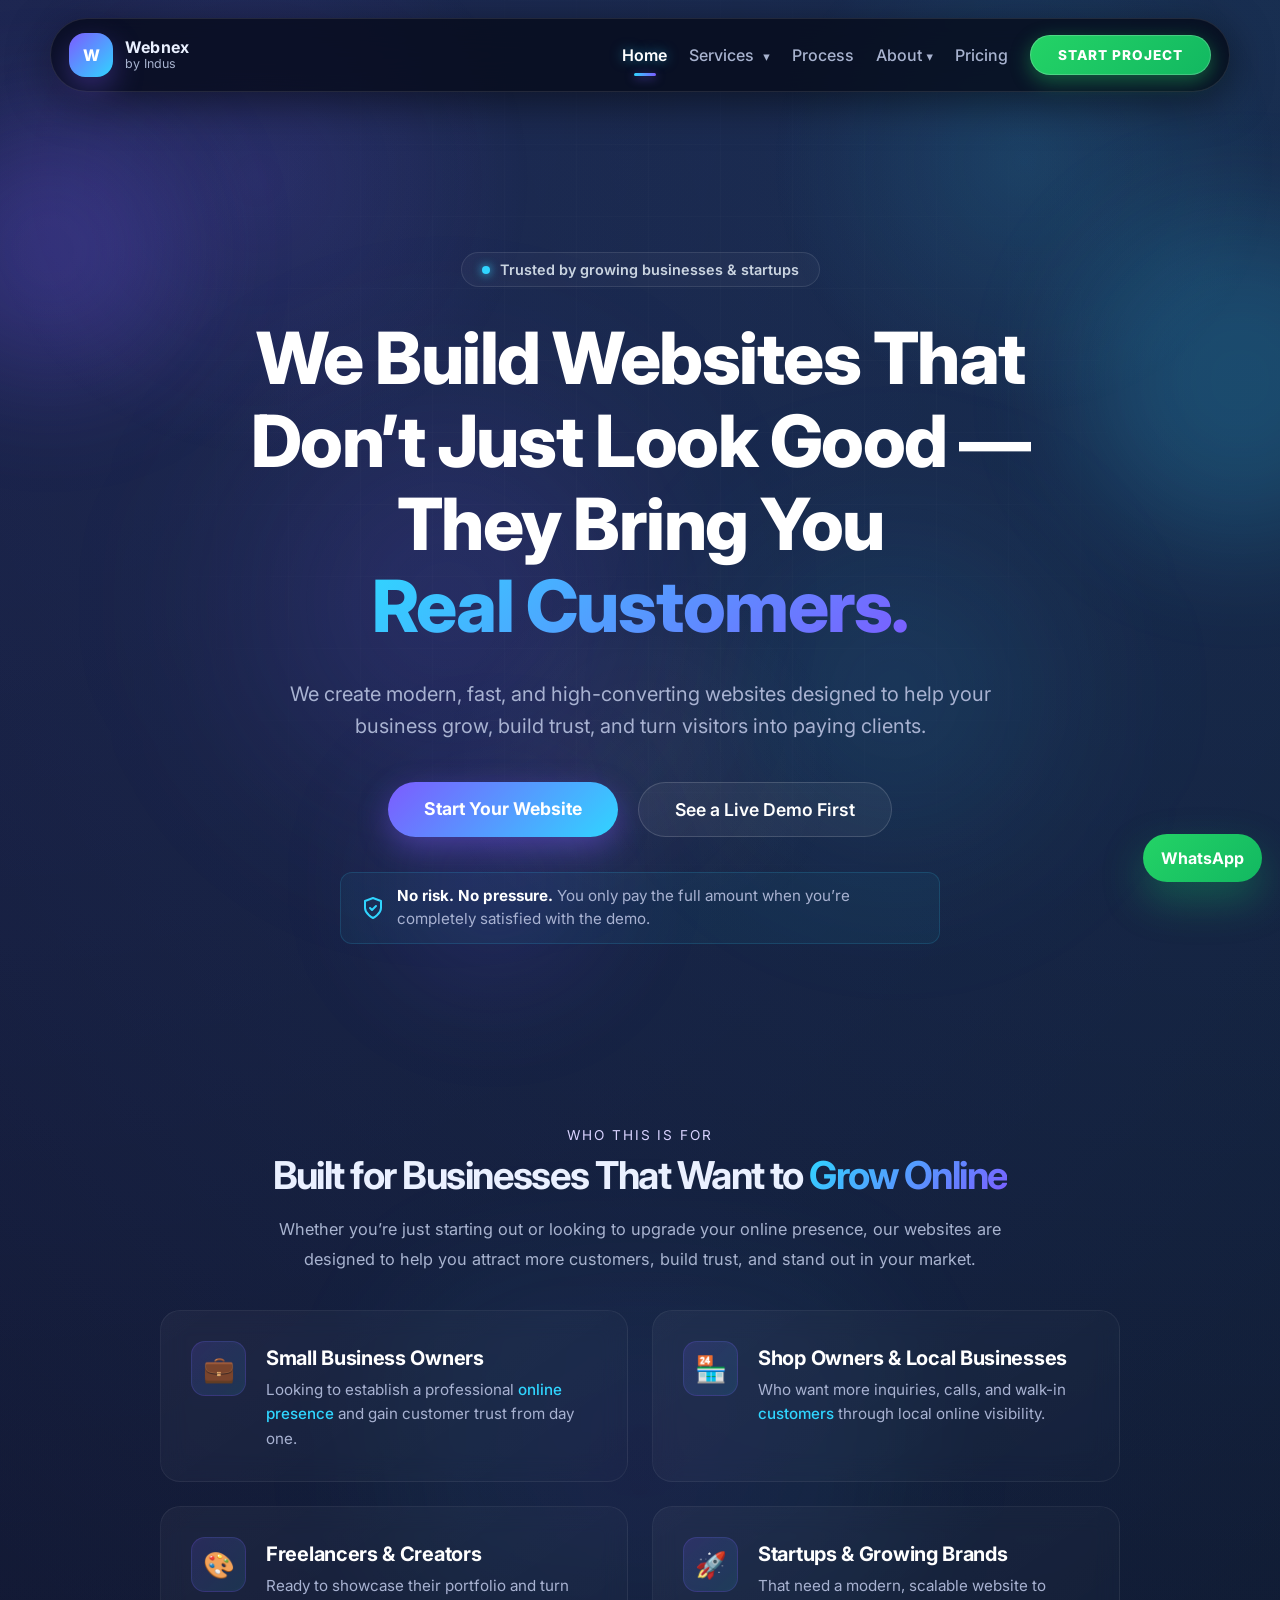
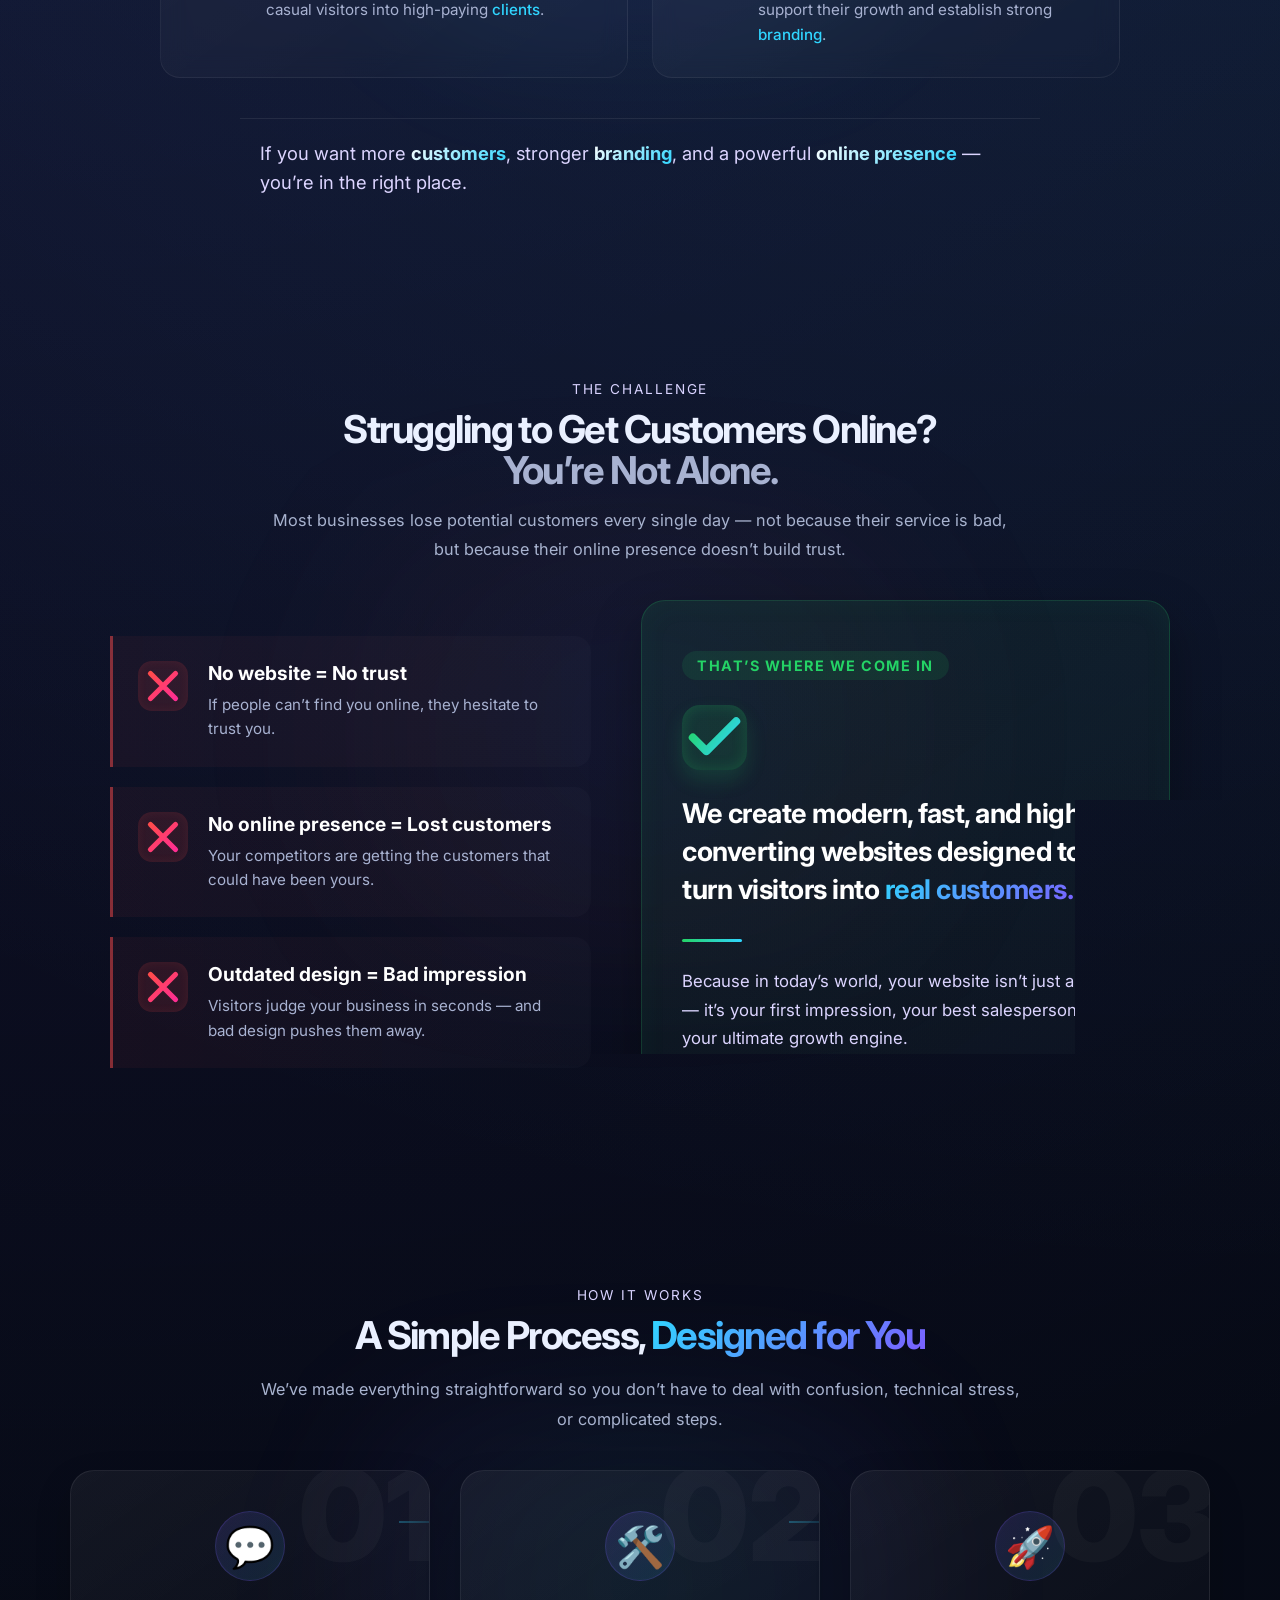
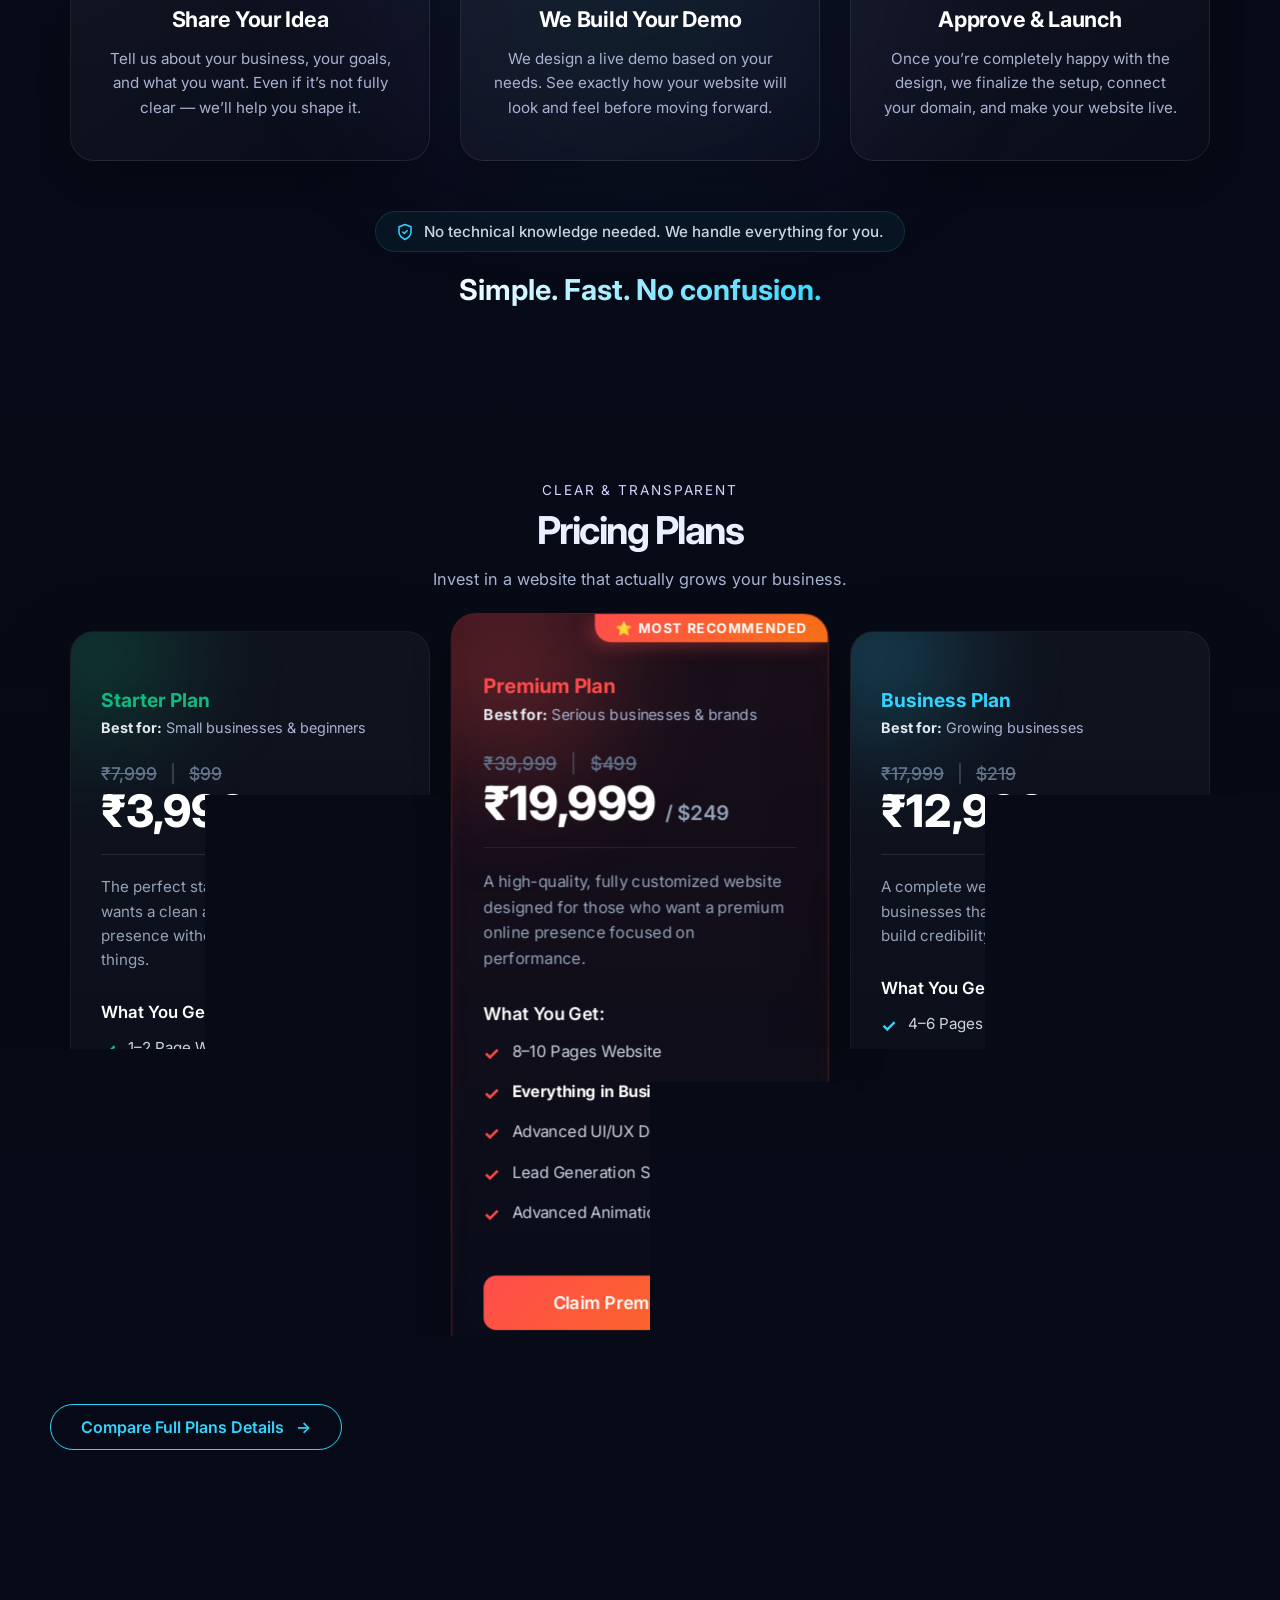
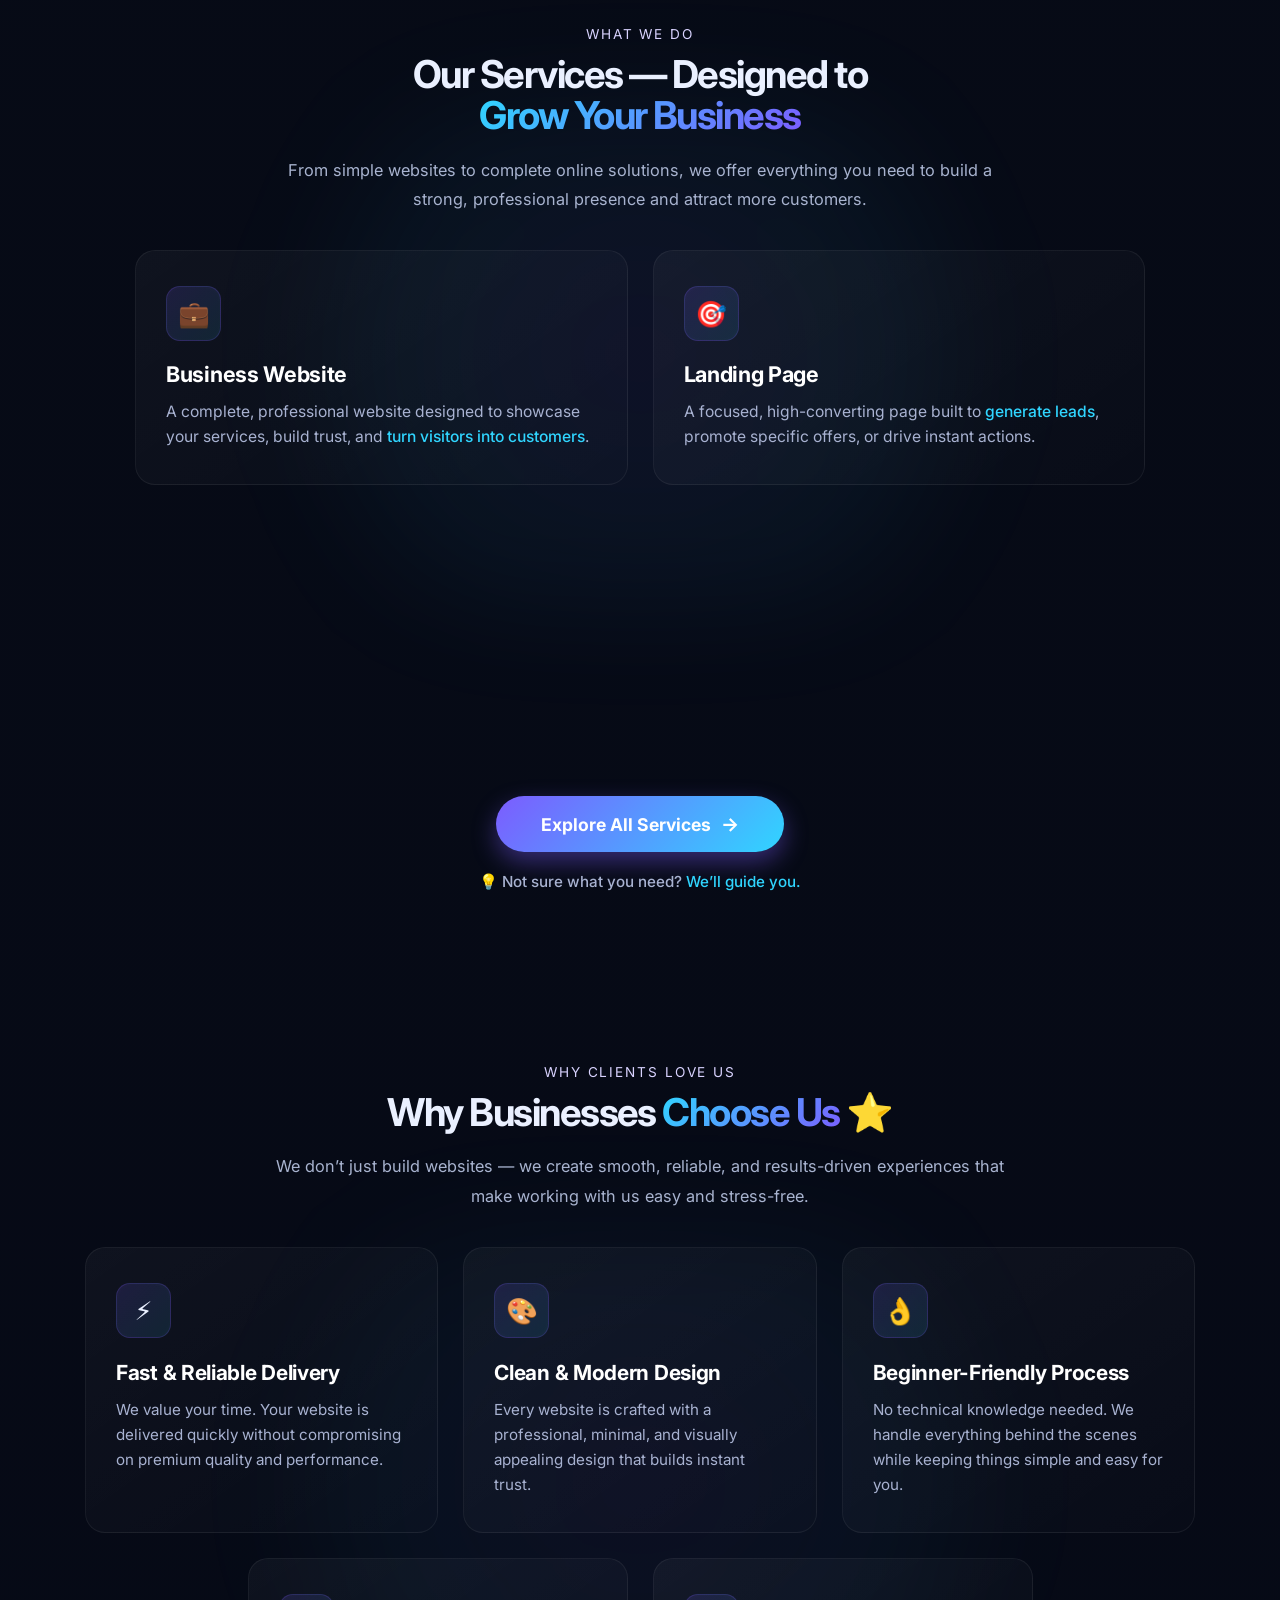
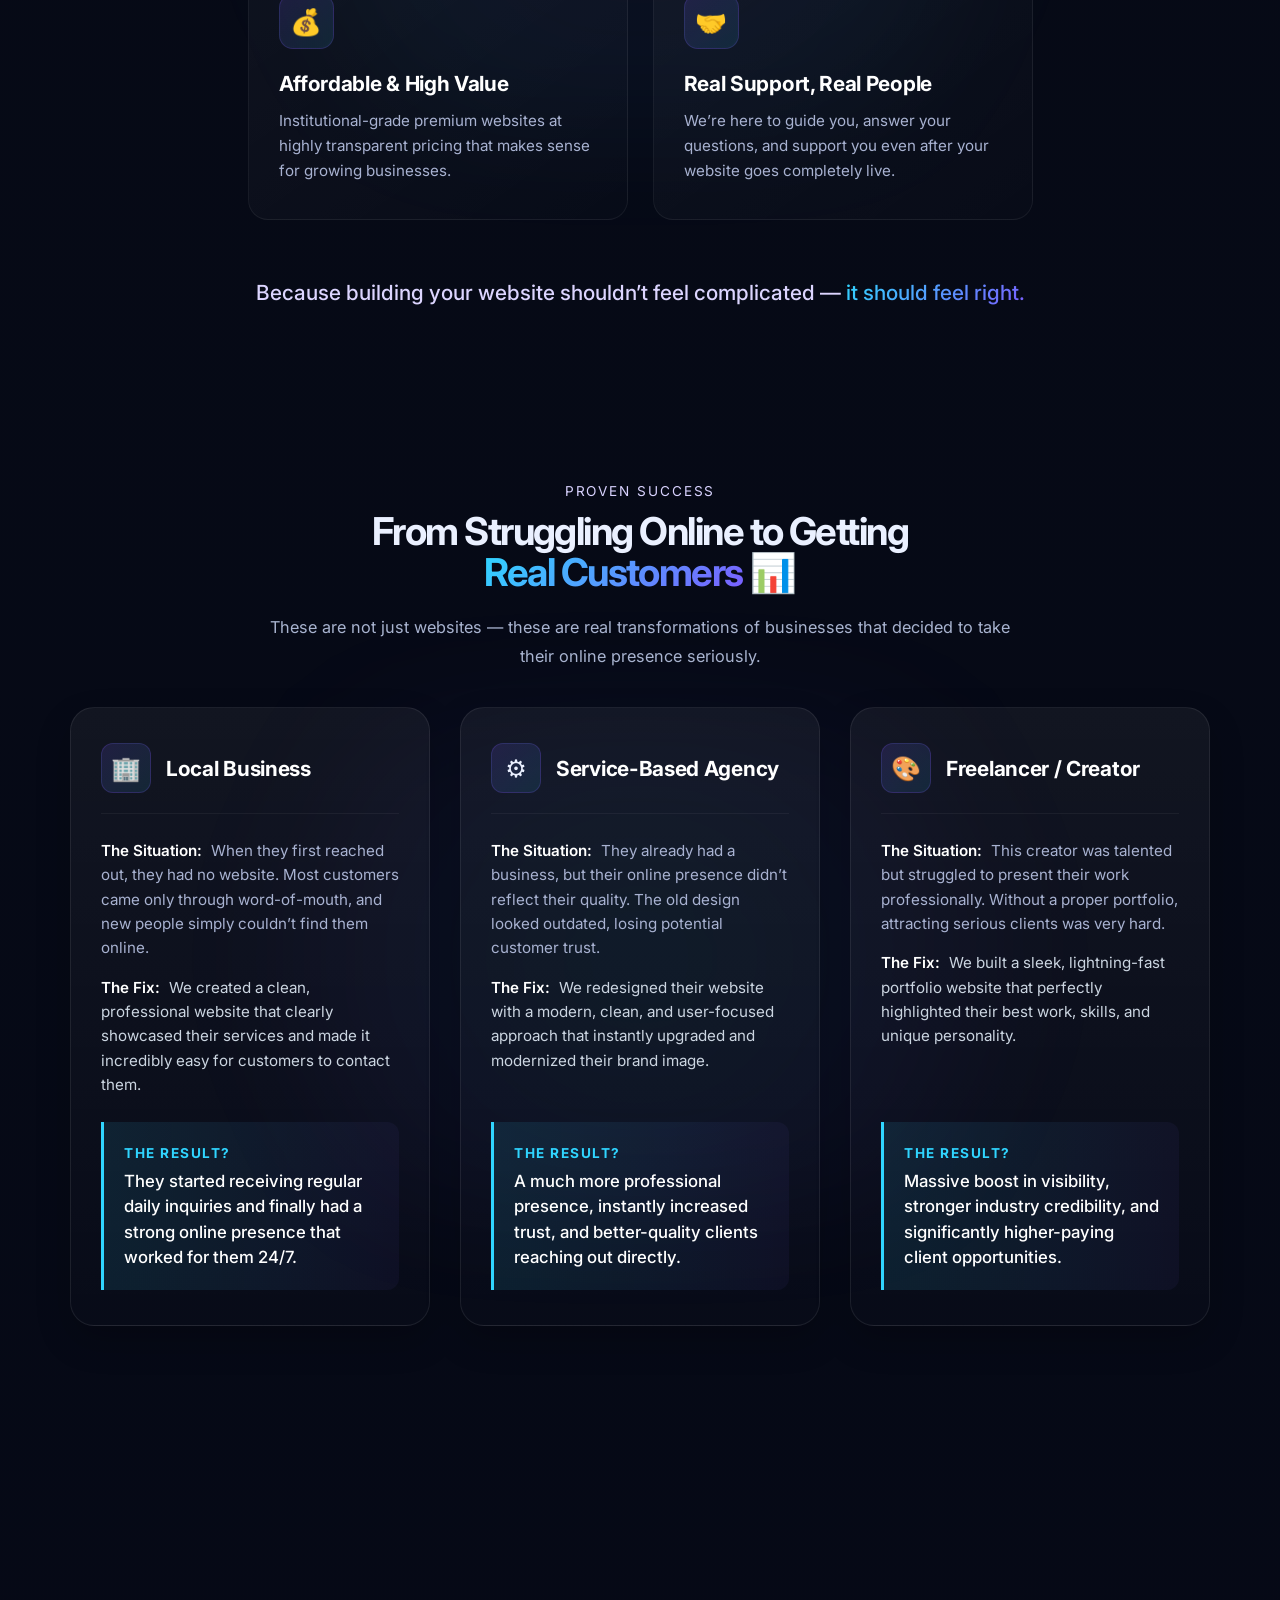
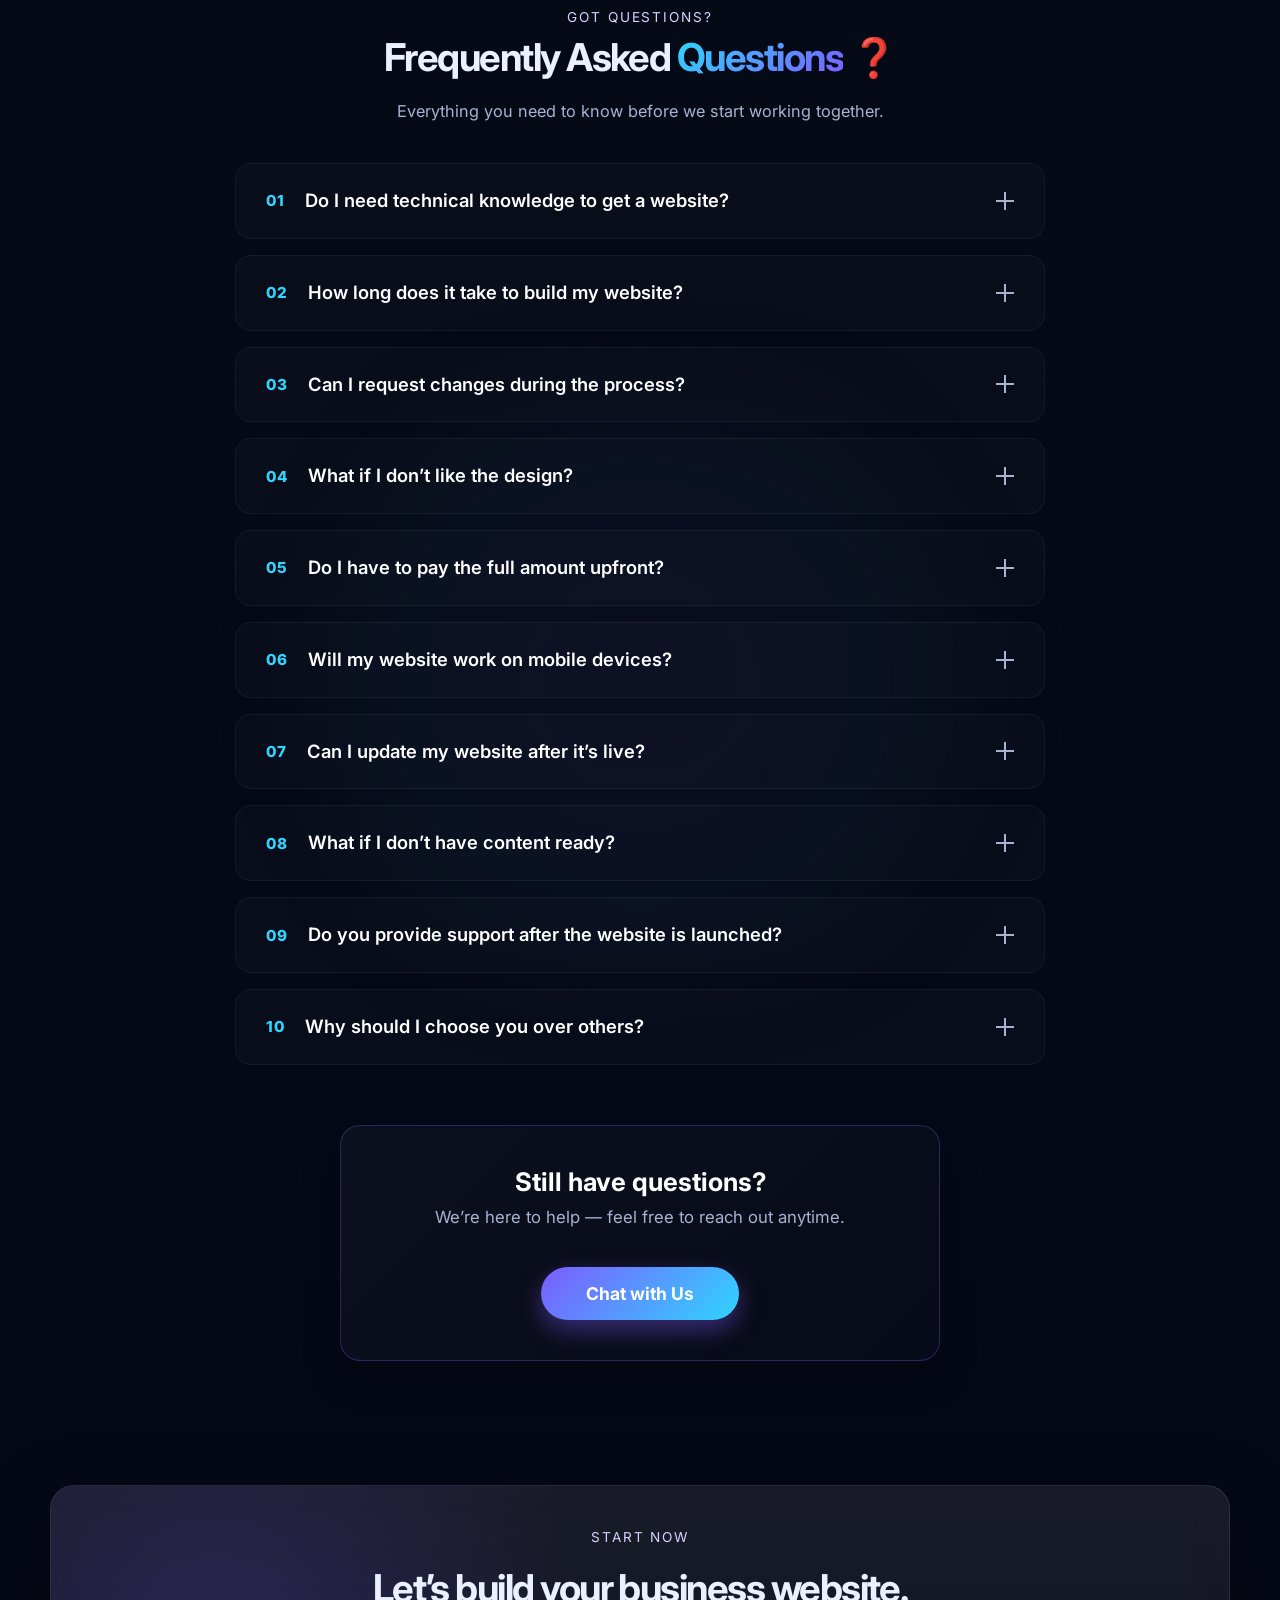
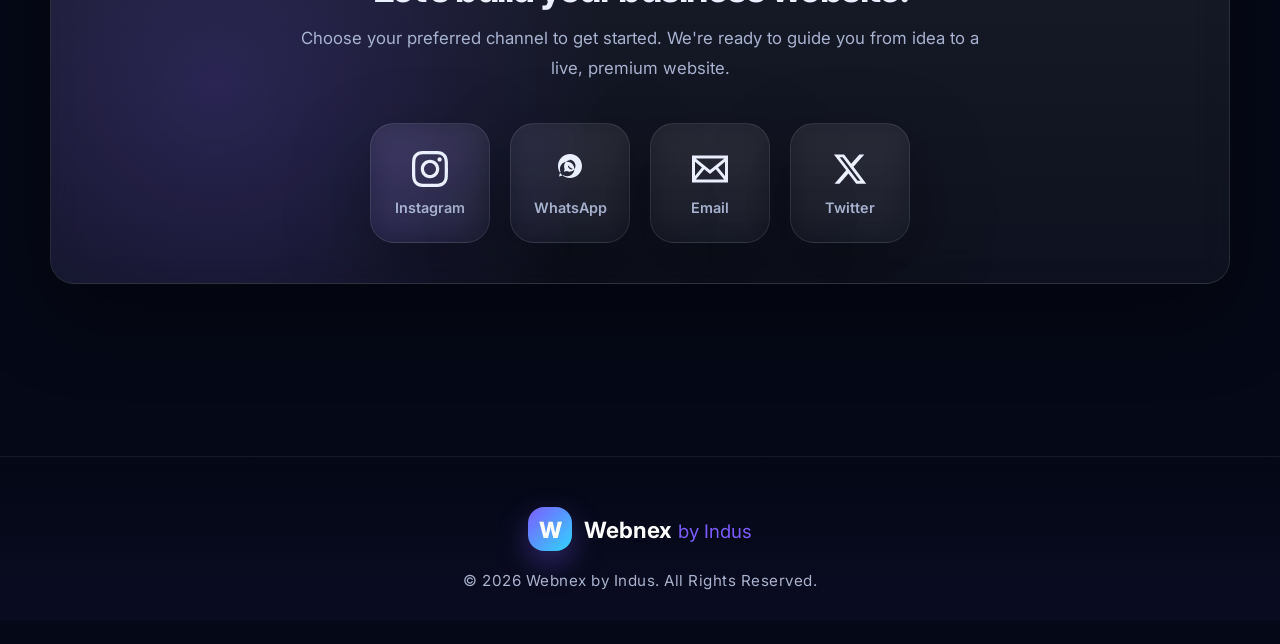
<file: index.html>
<!DOCTYPE html>
<html lang="en">
<head>
    <meta name="google-site-verification" content="fzsOujH1LZ0nLITsSMVciVmlMQzoovann9fvEnsx2F0" />
  <meta charset="UTF-8" />
  <meta name="viewport" content="width=device-width, initial-scale=1.0" />
  <meta name="theme-color" content="#070B16" />
  <title>Webnex by Indus — Modern Websites for Businesses</title>
  <meta name="description" content="Webnex by Indus builds modern, high-converting websites for small businesses, shops, and global clients." />
  <link rel="preconnect" href="https://fonts.googleapis.com">
  <link rel="preconnect" href="https://fonts.gstatic.com" crossorigin>
  <link href="https://fonts.googleapis.com/css2?family=Inter:wght@400;500;600;700;800&display=swap" rel="stylesheet">
  <link rel="stylesheet" href="css/style.css" />
</head>
<body>
  <div class="bg-layer"></div>
  <div class="orb orb-1"></div>
  <div class="orb orb-2"></div>
  <div class="orb orb-3"></div>
  <div class="grid-overlay"></div>

  <header class="site-header">
    <a class="brand" href="index.html" aria-label="Webnex by Indus home">
      <span class="brand-mark">W</span>
      <span class="brand-text">
        <strong>Webnex</strong>
        <small>by Indus</small>
      </span>
    </a>

    <button class="menu-btn" id="menuBtn" aria-label="Open menu" aria-expanded="false" aria-controls="siteNav">
      <span></span>
      <span></span>
      <span></span>
    </button>

    <nav class="site-nav" id="siteNav">
      <a href="index.html" class="nav-link active">Home</a>
      
      <div class="dropdown">
        <a href="services.html" class="nav-link">Services <span class="arrow">▾</span></a>
        <div class="dropdown-content">
          <a href="services.html">All Services</a>
          <a href="reviews.html">Client Reviews</a>
          <a href="faq.html">FAQ</a>
        </div>
      </div>

      <a href="process.html" class="nav-link">Process</a>
      
      <div class="dropdown">
        <a href="work.html" class="nav-link">About<span class="arrow">▾</span></a>
        <div class="dropdown-content">
          <a href="work.html">Our Story</a>
          <a href="social.html">Social Links</a>
        </div>
      </div>

      <a href="pricing.html" class="nav-link">Pricing</a>
      <a href="#contact" class="nav-cta cta-premium-click">Start Project</a>
    </nav>
  </header>

  <section class="premium-index-hero">
  <div class="hero-glow-1"></div>
  <div class="hero-glow-2"></div>

  <div class="hero-content" data-reveal>
    
    <div class="hero-pill">
      <span class="pill-dot"></span>
      Trusted by growing businesses & startups
    </div>

    <h1 class="hero-h1">
      We Build Websites That Don’t Just Look Good — They Bring You <span class="text-highlight">Real Customers.</span>
    </h1>

    <p class="hero-subtext">
      We create modern, fast, and high-converting websites designed to help your business grow, build trust, and turn visitors into paying clients.
    </p>

    <div class="hero-cta-group">
  <a href="#contact" class="btn-hero-primary">Start Your Website</a>
  <a href="reviews.html" class="btn-hero-secondary">See a Live Demo First</a>
</div>

    <div class="hero-trust-line">
      <svg class="trust-icon" viewBox="0 0 24 24" fill="none" xmlns="http://www.w3.org/2000/svg">
        <path d="M12 22C12 22 20 18 20 12V5L12 2L4 5V12C4 18 12 22 12 22Z" stroke="#30D5FF" stroke-width="2" stroke-linecap="round" stroke-linejoin="round"/>
        <path d="M9 12L11 14L15 10" stroke="#30D5FF" stroke-width="2" stroke-linecap="round" stroke-linejoin="round"/>
      </svg>
      <p><strong>No risk. No pressure.</strong> You only pay the full amount when you’re completely satisfied with the demo.</p>
    </div>

  </div>
</section>
<section class="section target-section">
  <div class="target-glow-bg"></div>

  <div class="section-head text-center" data-reveal>
    <span class="eyebrow">Who This Is For</span>
    <h2>Built for Businesses That Want to <span class="text-highlight">Grow Online</span></h2>
    <p>Whether you’re just starting out or looking to upgrade your online presence, our websites are designed to help you attract more customers, build trust, and stand out in your market.</p>
  </div>

  <div class="target-grid">
    
    <div class="target-card" data-reveal>
      <div class="t-icon-box">💼</div>
      <div class="t-content">
        <h3>Small Business Owners</h3>
        <p>Looking to establish a professional <span class="t-highlight">online presence</span> and gain customer trust from day one.</p>
      </div>
    </div>

    <div class="target-card" data-reveal>
      <div class="t-icon-box">🏪</div>
      <div class="t-content">
        <h3>Shop Owners & Local Businesses</h3>
        <p>Who want more inquiries, calls, and walk-in <span class="t-highlight">customers</span> through local online visibility.</p>
      </div>
    </div>

    <div class="target-card" data-reveal>
      <div class="t-icon-box">🎨</div>
      <div class="t-content">
        <h3>Freelancers & Creators</h3>
        <p>Ready to showcase their portfolio and turn casual visitors into high-paying <span class="t-highlight">clients</span>.</p>
      </div>
    </div>

    <div class="target-card" data-reveal>
      <div class="t-icon-box">🚀</div>
      <div class="t-content">
        <h3>Startups & Growing Brands</h3>
        <p>That need a modern, scalable website to support their growth and establish strong <span class="t-highlight">branding</span>.</p>
      </div>
    </div>

  </div>

  <div class="target-closing text-center" data-reveal>
    <p>If you want more <strong>customers</strong>, stronger <strong>branding</strong>, and a powerful <strong>online presence</strong> — you’re in the right place.</p>
  </div>
</section>
      
    

   

    
    

    <section class="section ps-section">
  <div class="ps-bg-glow"></div>

  <div class="section-head text-center" data-reveal>
    <span class="eyebrow">The Challenge</span>
    <h2>Struggling to Get Customers Online? <br><span style="color: #a8b2d1;">You’re Not Alone.</span></h2>
    <p>Most businesses lose potential customers every single day — not because their service is bad, but because their online presence doesn’t build trust.</p>
  </div>

  <div class="ps-grid">
    
    <div class="ps-problems" data-reveal>
      
      <div class="ps-problem-item">
        <div class="ps-icon cross-icon">
          <svg viewBox="0 0 24 24" fill="none" xmlns="http://www.w3.org/2000/svg">
            <path d="M18 6L6 18M6 6L18 18" stroke="url(#redGrad)" stroke-width="2.5" stroke-linecap="round" stroke-linejoin="round"/>
            <defs>
              <linearGradient id="redGrad" x1="6" y1="6" x2="18" y2="18" gradientUnits="userSpaceOnUse">
                <stop stop-color="#FF4B4B"/>
                <stop offset="1" stop-color="#FF2E93"/>
              </linearGradient>
            </defs>
          </svg>
        </div>
        <div class="ps-text">
          <h4>No website = No trust</h4>
          <p>If people can’t find you online, they hesitate to trust you.</p>
        </div>
      </div>

      <div class="ps-problem-item">
        <div class="ps-icon cross-icon">
          <svg viewBox="0 0 24 24" fill="none" xmlns="http://www.w3.org/2000/svg">
            <path d="M18 6L6 18M6 6L18 18" stroke="url(#redGrad)" stroke-width="2.5" stroke-linecap="round" stroke-linejoin="round"/>
          </svg>
        </div>
        <div class="ps-text">
          <h4>No online presence = Lost customers</h4>
          <p>Your competitors are getting the customers that could have been yours.</p>
        </div>
      </div>

      <div class="ps-problem-item">
        <div class="ps-icon cross-icon">
          <svg viewBox="0 0 24 24" fill="none" xmlns="http://www.w3.org/2000/svg">
            <path d="M18 6L6 18M6 6L18 18" stroke="url(#redGrad)" stroke-width="2.5" stroke-linecap="round" stroke-linejoin="round"/>
          </svg>
        </div>
        <div class="ps-text">
          <h4>Outdated design = Bad impression</h4>
          <p>Visitors judge your business in seconds — and bad design pushes them away.</p>
        </div>
      </div>

    </div>

    <div class="ps-solution" data-reveal>
      <div class="ps-solution-card">
        
        <div class="solution-eyebrow">That’s where we come in</div>
        
        <div class="ps-icon tick-icon">
          <svg viewBox="0 0 24 24" fill="none" xmlns="http://www.w3.org/2000/svg">
            <path d="M20 6L9 17L4 12" stroke="url(#greenGrad)" stroke-width="3" stroke-linecap="round" stroke-linejoin="round"/>
            <defs>
              <linearGradient id="greenGrad" x1="4" y1="6" x2="20" y2="17" gradientUnits="userSpaceOnUse">
                <stop stop-color="#24D366"/>
                <stop offset="1" stop-color="#30D5FF"/>
              </linearGradient>
            </defs>
          </svg>
        </div>

        <h3>We create modern, fast, and high-converting websites designed to turn visitors into <span class="text-highlight">real customers.</span></h3>
        
        <div class="solution-divider"></div>
        
        <p class="solution-closing">Because in today’s world, your website isn’t just a page — it’s your first impression, your best salesperson, and your ultimate growth engine.</p>
        
      </div>
    </div>

  </div>
</section>
<section class="section process-step-section">
  <div class="ps-glow-bg"></div>

  <div class="section-head text-center" data-reveal>
    <span class="eyebrow">How It Works</span>
    <h2>A Simple Process, <span class="text-highlight">Designed for You</span></h2>
    <p>We’ve made everything straightforward so you don’t have to deal with confusion, technical stress, or complicated steps.</p>
  </div>

  <div class="ps-steps-grid" data-reveal>
    
    <div class="ps-step-card">
      <div class="ps-step-number">01</div>
      <div class="ps-step-icon">💬</div>
      <div class="ps-step-content">
        <h3>Share Your Idea</h3>
        <p>Tell us about your business, your goals, and what you want. Even if it’s not fully clear — we’ll help you shape it.</p>
      </div>
    </div>

    <div class="ps-step-card">
      <div class="ps-step-number">02</div>
      <div class="ps-step-icon">🛠️</div>
      <div class="ps-step-content">
        <h3>We Build Your Demo</h3>
        <p>We design a live demo based on your needs. See exactly how your website will look and feel before moving forward.</p>
      </div>
    </div>

    <div class="ps-step-card">
      <div class="ps-step-number">03</div>
      <div class="ps-step-icon">🚀</div>
      <div class="ps-step-content">
        <h3>Approve & Launch</h3>
        <p>Once you’re completely happy with the design, we finalize the setup, connect your domain, and make your website live.</p>
      </div>
    </div>

  </div>

  <div class="ps-closing text-center" data-reveal>
    <div class="trust-pill">
      <svg class="trust-pill-icon" viewBox="0 0 24 24" fill="none" xmlns="http://www.w3.org/2000/svg">
        <path d="M12 22C12 22 20 18 20 12V5L12 2L4 5V12C4 18 12 22 12 22Z" stroke="#30D5FF" stroke-width="2" stroke-linecap="round" stroke-linejoin="round"/>
        <path d="M9 12L11 14L15 10" stroke="#30D5FF" stroke-width="2" stroke-linecap="round" stroke-linejoin="round"/>
      </svg>
      No technical knowledge needed. We handle everything for you.
    </div>
    <h4>Simple. Fast. No confusion.</h4>
  </div>

</section>

    <section class="section" id="pricing" data-reveal>
      <div class="section-head text-center">
        <span class="eyebrow">Clear & Transparent</span>
        <h2>Pricing Plans</h2>
        <p>Invest in a website that actually grows your business.</p>
      </div>

      <div class="pricing-grid">
        
        <div class="price-card starter-card">
          <div class="card-glow starter-glow"></div>
          <h3 class="plan-name">Starter Plan</h3>
          <p class="best-for"><strong>Best for:</strong> Small businesses & beginners</p>
          
          <div class="pricing-block">
            <div class="old-price"><del>₹7,999</del> <span class="divider">|</span> <del>$99</del></div>
            <div class="new-price">₹3,999 <span>/ $49</span></div>
          </div>
          
          <p class="price-desc">The perfect starting point for anyone who wants a clean and professional online presence without overcomplicating things.</p>
          
          <div class="features-wrapper">
            <p class="what-you-get">What You Get:</p>
            <ul class="features">
              <li><span class="check starter-check">✓</span> 1–2 Page Website</li>
              <li><span class="check starter-check">✓</span> Clean & Modern Design</li>
              <li><span class="check starter-check">✓</span> Fully Responsive</li>
              <li><span class="check starter-check">✓</span> Basic SEO Setup</li>
              <li><span class="check starter-check">✓</span> Contact Form Integration</li>
            </ul>
          </div>
          <a href="#contact" class="btn btn-starter">Get Started</a>
        </div>

        <div class="price-card premium-card popular">
          <div class="card-glow premium-glow"></div>
          <div class="popular-badge">⭐ Most Recommended</div>
          <h3 class="plan-name">Premium Plan</h3>
          <p class="best-for"><strong>Best for:</strong> Serious businesses & brands</p>
          
          <div class="pricing-block">
            <div class="old-price"><del>₹39,999</del> <span class="divider">|</span> <del>$499</del></div>
            <div class="new-price">₹19,999 <span>/ $249</span></div>
          </div>
          
          <p class="price-desc">A high-quality, fully customized website designed for those who want a premium online presence focused on performance.</p>
          
          <div class="features-wrapper">
            <p class="what-you-get">What You Get:</p>
            <ul class="features">
              <li><span class="check premium-check">✓</span> 8–10 Pages Website</li>
              <li><span class="check premium-check">✓</span> <strong>Everything in Business</strong></li>
              <li><span class="check premium-check">✓</span> Advanced UI/UX Design</li>
              <li><span class="check premium-check">✓</span> Lead Generation System</li>
              <li><span class="check premium-check">✓</span> Advanced Animations</li>
            </ul>
          </div>
          <a href="#contact" class="btn btn-premium">Claim Premium Offer</a>
        </div>

        <div class="price-card business-card">
          <div class="card-glow business-glow"></div>
          <h3 class="plan-name">Business Plan</h3>
          <p class="best-for"><strong>Best for:</strong> Growing businesses</p>
          
          <div class="pricing-block">
            <div class="old-price"><del>₹17,999</del> <span class="divider">|</span> <del>$219</del></div>
            <div class="new-price">₹12,999 <span>/ $149</span></div>
          </div>
          
          <p class="price-desc">A complete website solution for businesses that want to grow online and build credibility with multiple pages.</p>
          
          <div class="features-wrapper">
            <p class="what-you-get">What You Get:</p>
            <ul class="features">
              <li><span class="check business-check">✓</span> 4–6 Pages Website</li>
              <li><span class="check business-check">✓</span> <strong>Everything in Starter</strong></li>
              <li><span class="check business-check">✓</span> CMS Setup</li>
              <li><span class="check business-check">✓</span> Service / Product Pages</li>
              <li><span class="check business-check">✓</span> Social Media Integration</li>
            </ul>
          </div>
          <a href="#contact" class="btn btn-business">Choose Business</a>
        </div>

      </div>

      <div class="text-center" style="margin-top: 50px;">
        <a href="pricing.html" class="btn-outline" style="display: inline-block; padding: 12px 30px; border: 1px solid #30D5FF; color: #30D5FF; border-radius: 50px; text-decoration: none; font-weight: 600; transition: 0.3s;">Compare Full Plans Details <span style="margin-left: 8px;">→</span></a>
      </div>
    </section>

  <section class="section idx-srv-section">
  <div class="idx-srv-glow"></div>

  <div class="section-head text-center" data-reveal>
    <span class="eyebrow">What We Do</span>
    <h2>Our Services — Designed to <span class="text-highlight">Grow Your Business</span></h2>
    <p>From simple websites to complete online solutions, we offer everything you need to build a strong, professional presence and attract more customers.</p>
  </div>

  <div class="idx-srv-grid" data-reveal>
    
    <div class="idx-srv-card">
      <div class="idx-srv-icon">💼</div>
      <h3>Business Website</h3>
      <p>A complete, professional website designed to showcase your services, build trust, and <span class="t-highlight">turn visitors into customers</span>.</p>
    </div>

    <div class="idx-srv-card">
      <div class="idx-srv-icon">🎯</div>
      <h3>Landing Page</h3>
      <p>A focused, high-converting page built to <span class="t-highlight">generate leads</span>, promote specific offers, or drive instant actions.</p>
    </div>

    <div class="idx-srv-card">
      <div class="idx-srv-icon">🎨</div>
      <h3>Portfolio Website</h3>
      <p>Perfect for freelancers and creators who want to present their work professionally and <span class="t-highlight">attract better clients</span>.</p>
    </div>

    <div class="idx-srv-card">
      <div class="idx-srv-icon">🔄</div>
      <h3>Website Redesign</h3>
      <p>Transform your outdated or underperforming website into a modern, fast, and <span class="t-highlight">conversion-focused experience</span>.</p>
    </div>

  </div>

  <div class="idx-srv-cta-wrapper" data-reveal>
    <a href="services.html" class="btn-explore-glow">
      Explore All Services <span class="arrow">&rarr;</span>
    </a>
    <p class="idx-srv-tagline">💡 Not sure what you need? <a href="#contact" class="guide-link">We’ll guide you.</a></p>
  </div>
</section>

<section class="section why-us-section">
  <div class="why-glow-bg"></div>

  <div class="section-head text-center" data-reveal>
    <span class="eyebrow">Why Clients Love Us</span>
    <h2>Why Businesses <span class="text-highlight">Choose Us</span> ⭐</h2>
    <p>We don’t just build websites — we create smooth, reliable, and results-driven experiences that make working with us easy and stress-free.</p>
  </div>

  <div class="why-grid" data-reveal>
    
    <div class="why-card">
      <div class="why-icon">⚡</div>
      <h3>Fast & Reliable Delivery</h3>
      <p>We value your time. Your website is delivered quickly without compromising on premium quality and performance.</p>
    </div>

    <div class="why-card">
      <div class="why-icon">🎨</div>
      <h3>Clean & Modern Design</h3>
      <p>Every website is crafted with a professional, minimal, and visually appealing design that builds instant trust.</p>
    </div>

    <div class="why-card">
      <div class="why-icon">👌</div>
      <h3>Beginner-Friendly Process</h3>
      <p>No technical knowledge needed. We handle everything behind the scenes while keeping things simple and easy for you.</p>
    </div>

    <div class="why-card">
      <div class="why-icon">💰</div>
      <h3>Affordable & High Value</h3>
      <p>Institutional-grade premium websites at highly transparent pricing that makes sense for growing businesses.</p>
    </div>

    <div class="why-card">
      <div class="why-icon">🤝</div>
      <h3>Real Support, Real People</h3>
      <p>We’re here to guide you, answer your questions, and support you even after your website goes completely live.</p>
    </div>

  </div>

  <div class="why-closing text-center" data-reveal>
    <p>Because building your website shouldn’t feel complicated — <span class="text-highlight">it should feel right.</span></p>
  </div>
</section>

<section class="section case-studies-section">
  <div class="cs-glow-bg"></div>

  <div class="section-head text-center" data-reveal>
    <span class="eyebrow">Proven Success</span>
    <h2>From Struggling Online to Getting <span class="text-highlight">Real Customers</span> 📊</h2>
    <p>These are not just websites — these are real transformations of businesses that decided to take their online presence seriously.</p>
  </div>

  <div class="cs-grid" data-reveal>
    
    <div class="cs-card">
      <div class="cs-header">
        <div class="cs-icon">🏢</div>
        <h3>Local Business</h3>
      </div>
      <div class="cs-body">
        <p class="cs-problem"><strong>The Situation:</strong> When they first reached out, they had no website. Most customers came only through word-of-mouth, and new people simply couldn’t find them online.</p>
        <p class="cs-action"><strong>The Fix:</strong> We created a clean, professional website that clearly showcased their services and made it incredibly easy for customers to contact them.</p>
      </div>
      <div class="cs-result-box">
        <span class="cs-result-label">The result?</span>
        <p class="cs-result-text">They started receiving regular daily inquiries and finally had a strong online presence that worked for them 24/7.</p>
      </div>
    </div>

    <div class="cs-card">
      <div class="cs-header">
        <div class="cs-icon">⚙️</div>
        <h3>Service-Based Agency</h3>
      </div>
      <div class="cs-body">
        <p class="cs-problem"><strong>The Situation:</strong> They already had a business, but their online presence didn’t reflect their quality. The old design looked outdated, losing potential customer trust.</p>
        <p class="cs-action"><strong>The Fix:</strong> We redesigned their website with a modern, clean, and user-focused approach that instantly upgraded and modernized their brand image.</p>
      </div>
      <div class="cs-result-box">
        <span class="cs-result-label">The result?</span>
        <p class="cs-result-text">A much more professional presence, instantly increased trust, and better-quality clients reaching out directly.</p>
      </div>
    </div>

    <div class="cs-card">
      <div class="cs-header">
        <div class="cs-icon">🎨</div>
        <h3>Freelancer / Creator</h3>
      </div>
      <div class="cs-body">
        <p class="cs-problem"><strong>The Situation:</strong> This creator was talented but struggled to present their work professionally. Without a proper portfolio, attracting serious clients was very hard.</p>
        <p class="cs-action"><strong>The Fix:</strong> We built a sleek, lightning-fast portfolio website that perfectly highlighted their best work, skills, and unique personality.</p>
      </div>
      <div class="cs-result-box">
        <span class="cs-result-label">The result?</span>
        <p class="cs-result-text">Massive boost in visibility, stronger industry credibility, and significantly higher-paying client opportunities.</p>
      </div>
    </div>

  </div>

  <div class="cs-closing text-center" data-reveal>
    <p>Your business could be the <span class="text-highlight">next success story.</span></p>
    
  </div>
</section>

<section class="section idx-faq-section">
  <div class="idx-faq-glow"></div>

  <div class="section-head text-center" data-reveal>
    <span class="eyebrow">Got Questions?</span>
    <h2>Frequently Asked <span class="text-highlight">Questions</span> ❓</h2>
    <p>Everything you need to know before we start working together.</p>
  </div>

  <div class="idx-faq-wrapper" data-reveal>
    
    <div class="idx-faq-item">
      <button class="idx-faq-question">
        <span class="idx-faq-num">01</span>
        <span class="idx-faq-text">Do I need technical knowledge to get a website?</span>
        <span class="idx-faq-toggle"></span>
      </button>
      <div class="idx-faq-answer">
        <div class="idx-faq-inner">
          <p>Not at all. You just need to share your business details — we handle everything from design to launch.</p>
        </div>
      </div>
    </div>

    <div class="idx-faq-item">
      <button class="idx-faq-question">
        <span class="idx-faq-num">02</span>
        <span class="idx-faq-text">How long does it take to build my website?</span>
        <span class="idx-faq-toggle"></span>
      </button>
      <div class="idx-faq-answer">
        <div class="idx-faq-inner">
          <p>Most websites are completed within a few days to a couple of weeks, depending on the project size and requirements.</p>
        </div>
      </div>
    </div>

    <div class="idx-faq-item">
      <button class="idx-faq-question">
        <span class="idx-faq-num">03</span>
        <span class="idx-faq-text">Can I request changes during the process?</span>
        <span class="idx-faq-toggle"></span>
      </button>
      <div class="idx-faq-answer">
        <div class="idx-faq-inner">
          <p>Yes, absolutely. We build a demo first, and you can request changes until you're satisfied.</p>
        </div>
      </div>
    </div>

    <div class="idx-faq-item">
      <button class="idx-faq-question">
        <span class="idx-faq-num">04</span>
        <span class="idx-faq-text">What if I don’t like the design?</span>
        <span class="idx-faq-toggle"></span>
      </button>
      <div class="idx-faq-answer">
        <div class="idx-faq-inner">
          <p>No problem. We refine and improve the design based on your feedback until it feels right for your business.</p>
        </div>
      </div>
    </div>

    <div class="idx-faq-item">
      <button class="idx-faq-question">
        <span class="idx-faq-num">05</span>
        <span class="idx-faq-text">Do I have to pay the full amount upfront?</span>
        <span class="idx-faq-toggle"></span>
      </button>
      <div class="idx-faq-answer">
        <div class="idx-faq-inner">
          <p>No. We start with a small advance, and you pay the remaining amount only after you’re satisfied with the demo.</p>
        </div>
      </div>
    </div>

    <div class="idx-faq-item">
      <button class="idx-faq-question">
        <span class="idx-faq-num">06</span>
        <span class="idx-faq-text">Will my website work on mobile devices?</span>
        <span class="idx-faq-toggle"></span>
      </button>
      <div class="idx-faq-answer">
        <div class="idx-faq-inner">
          <p>Yes. Every website we build is fully responsive and works smoothly on mobile, tablet, and desktop.</p>
        </div>
      </div>
    </div>

    <div class="idx-faq-item">
      <button class="idx-faq-question">
        <span class="idx-faq-num">07</span>
        <span class="idx-faq-text">Can I update my website after it’s live?</span>
        <span class="idx-faq-toggle"></span>
      </button>
      <div class="idx-faq-answer">
        <div class="idx-faq-inner">
          <p>Yes. You’ll have access to your website, and we’ll guide you if you need help making updates.</p>
        </div>
      </div>
    </div>

    <div class="idx-faq-item">
      <button class="idx-faq-question">
        <span class="idx-faq-num">08</span>
        <span class="idx-faq-text">What if I don’t have content ready?</span>
        <span class="idx-faq-toggle"></span>
      </button>
      <div class="idx-faq-answer">
        <div class="idx-faq-inner">
          <p>That’s completely fine. We can guide you or help you create simple, effective content for your website.</p>
        </div>
      </div>
    </div>

    <div class="idx-faq-item">
      <button class="idx-faq-question">
        <span class="idx-faq-num">09</span>
        <span class="idx-faq-text">Do you provide support after the website is launched?</span>
        <span class="idx-faq-toggle"></span>
      </button>
      <div class="idx-faq-answer">
        <div class="idx-faq-inner">
          <p>Yes. We’re available to help you even after your website goes live.</p>
        </div>
      </div>
    </div>

    <div class="idx-faq-item">
      <button class="idx-faq-question">
        <span class="idx-faq-num">10</span>
        <span class="idx-faq-text">Why should I choose you over others?</span>
        <span class="idx-faq-toggle"></span>
      </button>
      <div class="idx-faq-answer">
        <div class="idx-faq-inner">
          <p>Because we focus on results, not just design — with a simple process, affordable pricing, and a no-risk approach.</p>
        </div>
      </div>
    </div>

  </div>

  <div class="idx-faq-closing text-center" data-reveal>
    <div class="closing-glow-box">
      <h3>Still have questions?</h3>
      <p>We’re here to help — feel free to reach out anytime.</p>
      <a href="#contact" class="btn-explore-glow" style="margin-top: 15px;">Chat with Us</a>
    </div>
  </div>
</section>


    <section id="contact" class="section cta-section">
      <div class="cta-card" data-reveal>
        <span class="eyebrow">Start now</span>
        <h2>Let’s build your business website.</h2>
        
        <p class="cta-text">Choose your preferred channel to get started. We're ready to guide you from idea to a live, premium website.</p>
        
       <div class="contact-options-wrapper">
          <div class="contact-options-grid">
            
            <a href="https://www.instagram.com/webnex_by_indus/" target="_blank" rel="noopener noreferrer" class="contact-icon-btn insta-btn" aria-label="Contact on Instagram">
                <svg class="icon-svg" viewBox="0 0 24 24"><path d="M12 2.163c3.204 0 3.584.012 4.85.07 3.252.148 4.771 1.691 4.919 4.919.058 1.265.069 1.645.069 4.849 0 3.205-.012 3.584-.069 4.849-.149 3.225-1.664 4.771-4.919 4.919-1.266.058-1.644.07-4.85.07-3.204 0-3.584-.012-4.849-.07-3.26-.149-4.771-1.699-4.919-4.92-.058-1.265-.07-1.644-.07-4.849 0-3.204.013-3.583.07-4.849.149-3.227 1.664-4.771 4.919-4.919 1.266-.057 1.645-.069 4.849-.069zm0-2.163c-3.259 0-3.667.014-4.947.072-4.358.2-6.78 2.618-6.98 6.98-.059 1.281-.073 1.689-.073 4.948 0 3.259.014 3.668.072 4.948.2 4.358 2.618 6.78 6.98 6.98 1.281.058 1.689.072 4.948.072 3.259 0 3.668-.014 4.948-.072 4.354-.2 6.782-2.618 6.979-6.98.059-1.28.073-1.689.073-4.948 0-3.259-.014-3.667-.072-4.947-.196-4.354-2.617-6.78-6.979-6.98-1.281-.059-1.69-.073-4.949-.073zm0 5.838c-3.403 0-6.162 2.759-6.162 6.162s2.759 6.163 6.162 6.163 6.162-2.759 6.162-6.163c0-3.403-2.759-6.162-6.162-6.162zm0 10.162c-2.209 0-4-1.79-4-4 0-2.209 1.791-4 4-4s4 1.791 4 4c0 2.21-1.791 4-4 4zm6.406-11.845c-.796 0-1.441.645-1.441 1.44s.645 1.44 1.441 1.44c.795 0 1.439-.645 1.439-1.44s-.644-1.44-1.439-1.44z"/></svg>
                <span class="icon-label">Instagram</span>
            </a>

            <a href="https://wa.me/917779998054" target="_blank" rel="noopener noreferrer" class="contact-icon-btn whatsapp-btn" aria-label="Contact on WhatsApp">
                <svg class="icon-svg" viewBox="0 0 24 24"><path d="M12.031 6.172c-2.202 0-3.991 1.789-3.991 3.991 0 .633.148 1.233.412 1.765l-.53 1.936 1.983-.52c.518.291 1.121.458 1.765.458 2.202 0 3.991-1.789 3.991-3.991 0-2.202-1.789-3.991-3.991-3.991zm1.767 5.672c-.114.285-.515.421-.855.421-.314 0-.687-.132-1.011-.295-.615-.31-1.054-.875-1.282-1.558-.093-.28.163-.564.444-.564.122 0 .236.046.323.13.143.141.22.35.337.5.158.204.382.261.6.223.111-.019.208-.073.279-.158.118-.14.188-.317.188-.507 0-.083-.013-.162-.037-.237-.061-.19-.24-.31-.444-.31h-.037c-.126 0-.246.04-.344.116-.07.054-.117.13-.133.216-.011.059-.011.121 0 .18.016.086.063.162.133.216.098.076.218.116.344.116h.037c.102 0 .199-.031.28-.088.163-.114.24-.31.22-.507-.01-.09-.046-.175-.1-.246-.057-.075-.133-.129-.22-.158s-.183-.037-.279-.023c-.218.038-.442.223-.6.421-.117.14-.194.317-.194.5 0 .19.077.367.194.507.228.274.667.498 1.282.813.324.163.697.295 1.011.295.34 0 .741-.136.855-.421zm6.202-1.844c0 4.418-3.582 8-8 8s-8-3.582-8-8 3.582-8 8-8 8 3.582 8 8zm-14.531 3.991l-.816 2.973 3.037-.796c.712.417 1.528.653 2.404.653 2.651 0 4.8-2.149 4.8-4.8s-2.149-4.8-4.8-4.8-4.8 2.149-4.8 4.8c0 .72.16 1.402.443 2.015z"/></svg>
                <span class="icon-label">WhatsApp</span>
            </a>

            <a href="mailto: indusreach@outlook.com" class="contact-icon-btn email-btn" aria-label="Send an Email">
                <svg class="icon-svg" viewBox="0 0 24 24"><path d="M0 3v18h24v-18h-24zm6.623 7.929l-4.623 5.712v-9.458l4.623 3.746zm-4.141-5.929h19.035l-9.517 7.713-9.518-7.713zm5.694 7.188l3.824 3.099 3.83-3.104 5.612 6.817h-18.879l5.613-6.812zm9.208-1.26l4.616-3.741v9.461l-4.616-5.72z"/></svg>
                <span class="icon-label">Email</span>
            </a>

            <a href="https://x.com/webnex_by_indus" target="_blank" rel="noopener noreferrer" class="contact-icon-btn twitter-btn" aria-label="Contact on Twitter">
    <svg class="icon-svg" viewBox="0 0 24 24"><path d="M18.244 2.25h3.308l-7.227 8.26 8.502 11.24H16.17l-5.214-6.817L4.99 21.75H1.68l7.73-8.835L1.254 2.25H8.08l4.713 6.231zm-1.161 17.52h1.833L7.084 4.126H5.117z"/></svg>
    <span class="icon-label">Twitter</span>
</a>
          </div>
        </div>
      </div>
    </section>
  </main>


  <footer class="site-footer">
    <div class="footer-content">
      <div class="footer-logo">
        <span class="brand-mark">W</span>
        <span><strong>Webnex</strong> <small style="color:var(--primary);">by Indus</small></span>
      </div>
      <p class="footer-copyright">© 2026 Webnex by Indus. All Rights Reserved.</p>
    </div>
  </footer>

  <a class="floating-whatsapp" href="https://wa.me/917779998054" id="floatingWhatsapp" aria-label="Chat on WhatsApp" target="_blank" rel="noopener noreferrer">WhatsApp</a>

  <script src="js/main.js"></script>
  <div id="scratchModal" class="scratch-modal-overlay">
    <div class="scratch-modal-box premium-glass">
      
      </div>
<script>
  document.addEventListener('DOMContentLoaded', function() {
    const idxFaqs = document.querySelectorAll('.idx-faq-question');
    
    idxFaqs.forEach(question => {
      question.addEventListener('click', function() {
        const item = this.parentElement;
        const answer = this.nextElementSibling;
        const inner = answer.querySelector('.idx-faq-inner');

        // Close all others
        document.querySelectorAll('.idx-faq-item').forEach(otherItem => {
          if (otherItem !== item) {
            otherItem.classList.remove('active');
            const otherAnswer = otherItem.querySelector('.idx-faq-answer');
            if (otherAnswer) otherAnswer.style.maxHeight = null;
          }
        });

        // Toggle current
        item.classList.toggle('active');
        if (item.classList.contains('active')) {
          answer.style.maxHeight = inner.offsetHeight + "px";
        } else {
          answer.style.maxHeight = null;
        }
      });
    });
  });
</script>
</body>
</html>
</file>
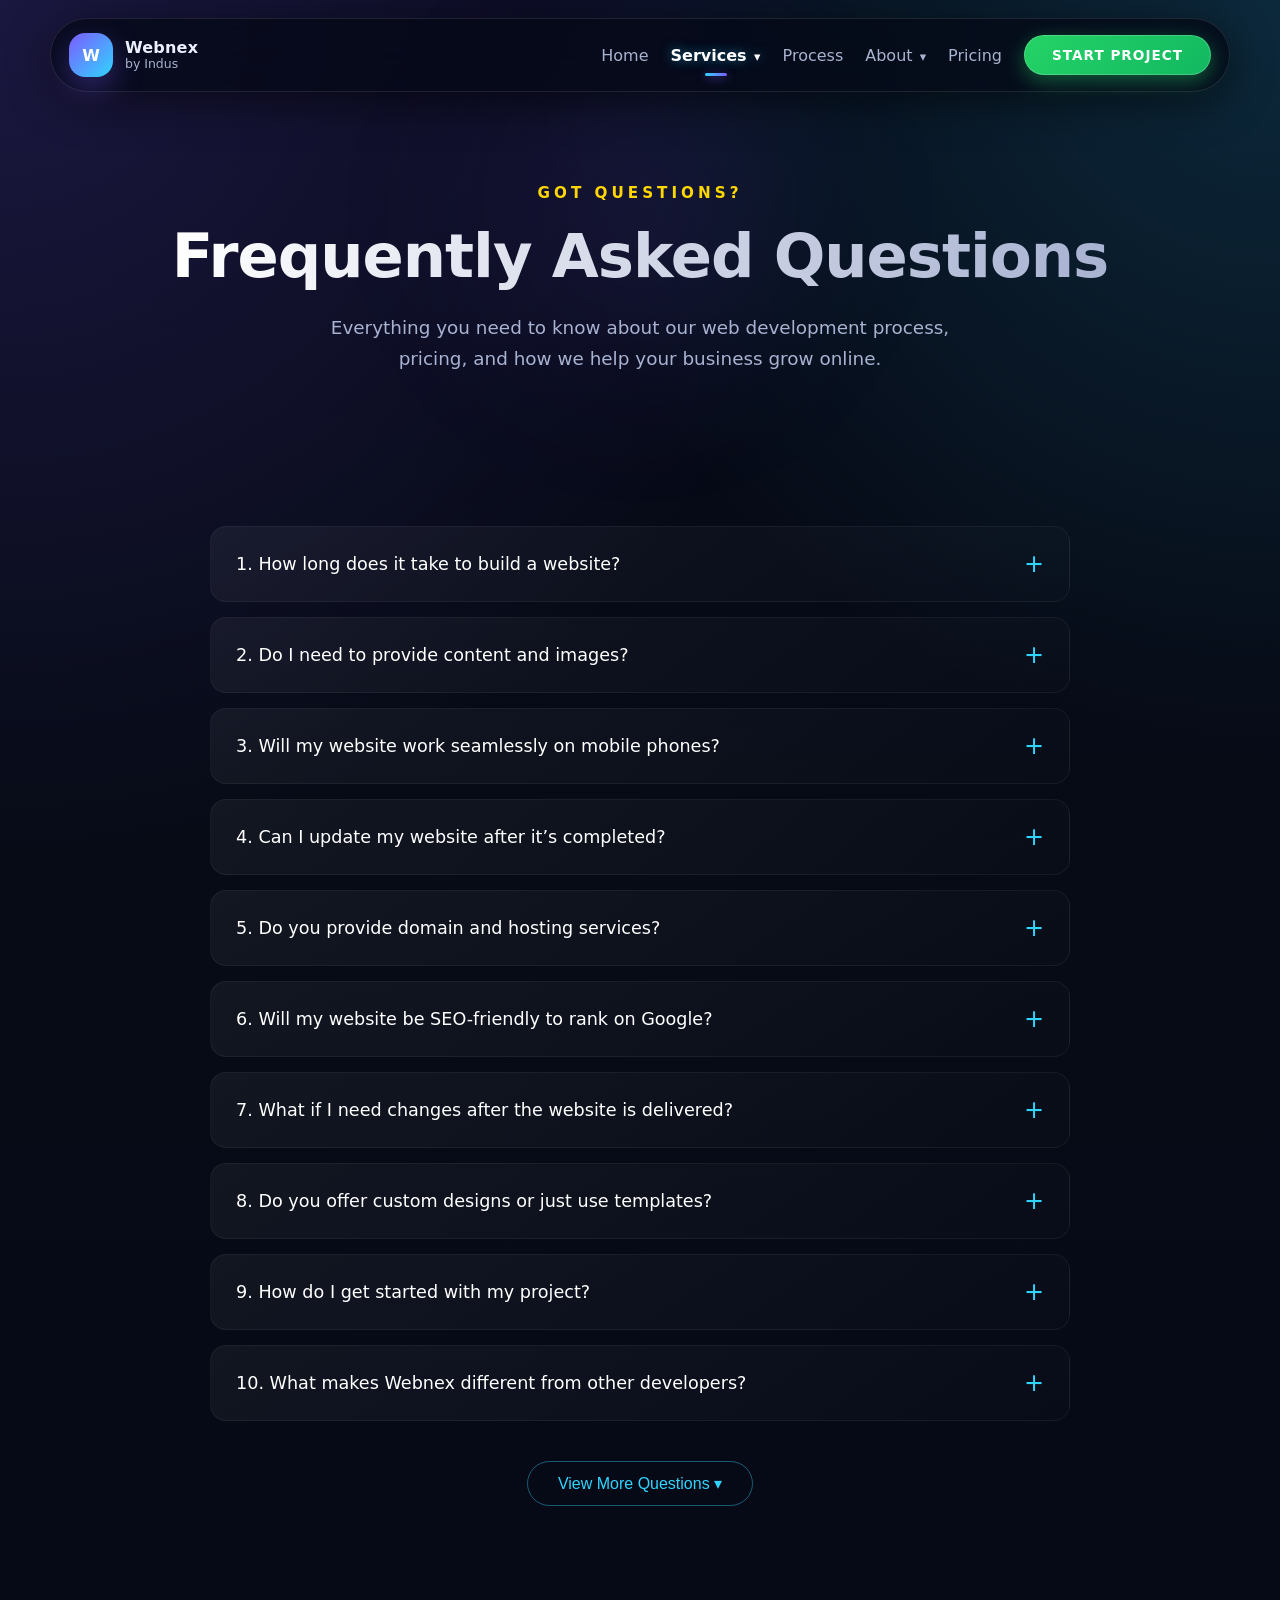
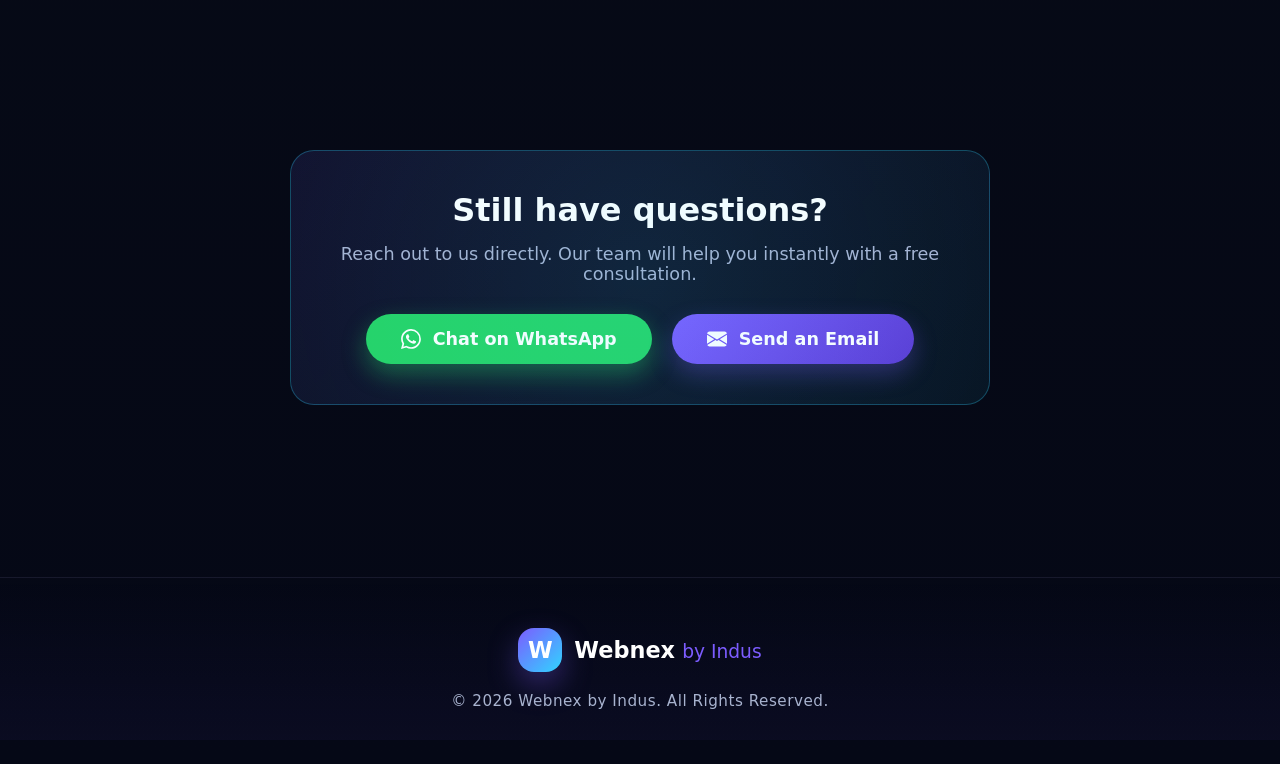
<file: faq.html>
<!DOCTYPE html>
<html lang="en">
<head>
  <meta charset="UTF-8">
  <meta name="viewport" content="width=device-width, initial-scale=1.0">
  <title>FAQ | Webnex by Indus</title>
  
  <link rel="stylesheet" href="css/style.css">
  <link rel="stylesheet" href="css/reviews.css"> 
  <link rel="stylesheet" href="css/faq.css"> 
</head>
<body>

  <header class="site-header">
    <a class="brand" href="index.html" aria-label="Webnex home">
      <span class="brand-mark">W</span>
      <span class="brand-text"><strong>Webnex</strong><small>by Indus</small></span>
    </a>

    <button class="menu-btn" id="menuBtn" aria-label="Open menu">
      <span></span><span></span><span></span>
    </button>

    <nav class="site-nav" id="siteNav">
      <a href="index.html" class="nav-link">Home</a>
      
      <div class="dropdown">
        <a href="services.html" class="nav-link active">Services <span class="arrow">▾</span></a>
        <div class="dropdown-content">
          <a href="services.html">All Services</a>
          <a href="reviews.html">Client Reviews</a>
          <a href="faq.html" class="active">FAQ</a> </div>
      </div>

      <a href="process.html" class="nav-link">Process</a>
      
      <div class="dropdown">
        <a href="work.html" class="nav-link">About <span class="arrow">▾</span></a>
        <div class="dropdown-content">
          <a href="work.html">Our Story</a>
          <a href="social.html">Social Links</a>
        </div>
      </div>

      <a href="pricing.html" class="nav-link">Pricing</a>
      <a href="#contact" class="nav-cta cta-premium-click">Start Project</a>
    </nav>
  </header>

  <section class="section pt-100 reviews-hero text-center" style="display: flex; flex-direction: column; align-items: center; text-align: center;">
    <div class="hero-glow-bg"></div>
    <span class="eyebrow glowing-text">Got Questions?</span>
    <h1 class="hero-title">Frequently Asked Questions</h1>
    <p class="hero-subtitle">
      Everything you need to know about our web development process, pricing, and how we help your business grow online.
    </p>
  </section>

  <section class="section pt-0">
    <div class="faq-container" id="faqContainer">
      
      <div class="faq-item"><div class="faq-question"><h3>1. How long does it take to build a website?</h3><span class="faq-icon">+</span></div><div class="faq-answer"><p>Most standard business websites are completed within <strong>5–10 days</strong>. However, the exact timeline depends entirely on the complexity of your project, the number of pages, and specific custom features. Once we finalize the requirements and receive the 20% advance token, our team works efficiently to deliver a premium, bug-free website well within the promised deadline.</p></div></div>
      <div class="faq-item"><div class="faq-question"><h3>2. Do I need to provide content and images?</h3><span class="faq-icon">+</span></div><div class="faq-answer"><p>Ideally, yes! Nobody knows your business better than you. However, if you don't have content ready, you don't need to worry. We can assist you by providing basic, SEO-optimized content and sourcing high-quality, royalty-free premium images that perfectly match your brand's aesthetic.</p></div></div>
      <div class="faq-item"><div class="faq-question"><h3>3. Will my website work seamlessly on mobile phones?</h3><span class="faq-icon">+</span></div><div class="faq-answer"><p><strong>Absolutely!</strong> In today's digital age, over 70% of web traffic comes from mobile devices. We follow a strict "Mobile-First" design approach. Every website we build is fully responsive, ensuring it looks stunning and functions smoothly across all mobile phones, tablets, and desktop screens.</p></div></div>
      <div class="faq-item"><div class="faq-question"><h3>4. Can I update my website after it’s completed?</h3><span class="faq-icon">+</span></div><div class="faq-answer"><p>Yes, you maintain full control over your content! If you opt for our Business or Premium plans, we integrate a powerful Content Management System (CMS) like WordPress. This allows you or your team to easily update text, change images, and add new blog posts anytime, without needing any coding knowledge.</p></div></div>
      <div class="faq-item"><div class="faq-question"><h3>5. Do you provide domain and hosting services?</h3><span class="faq-icon">+</span></div><div class="faq-answer"><p>We do not directly sell domain and hosting because we believe <strong>you should have 100% ownership</strong> of your digital assets. However, we will guide you step-by-step to purchase the best and most secure domain and hosting for your specific needs. Additionally, we provide free Cloudflare setup to ensure your site is blazing fast and secure.</p></div></div>
      <div class="faq-item"><div class="faq-question"><h3>6. Will my website be SEO-friendly to rank on Google?</h3><span class="faq-icon">+</span></div><div class="faq-answer"><p>Yes, all our websites are engineered with a strong technical SEO foundation. We ensure clean code, lightning-fast load times, proper heading structures (H1, H2, H3), and mobile optimization. This basic-to-advanced SEO structure gives your website the best possible chance to rank higher on Google search results.</p></div></div>
      <div class="faq-item"><div class="faq-question"><h3>7. What if I need changes after the website is delivered?</h3><span class="faq-icon">+</span></div><div class="faq-answer"><p>Your satisfaction is our priority. After the final delivery, we provide <strong>free technical support (ranging from 7 to 30 days, depending on your chosen plan)</strong>. During this period, we will happily assist you with minor design tweaks, content updates, and any bug fixes at zero additional cost.</p></div></div>
      <div class="faq-item"><div class="faq-question"><h3>8. Do you offer custom designs or just use templates?</h3><span class="faq-icon">+</span></div><div class="faq-answer"><p>We do not believe in cookie-cutter solutions. Webnex prides itself on creating modern, highly customized websites tailored specifically to your brand identity and business goals. From elegant glassmorphism UI to dark-themed corporate designs, we build what reflects your vision.</p></div></div>
      <div class="faq-item"><div class="faq-question"><h3>9. How do I get started with my project?</h3><span class="faq-icon">+</span></div><div class="faq-answer"><p>Getting started is incredibly easy! Simply click on the <strong>“Get Started”</strong> button or reach out to us directly via WhatsApp. We will schedule a quick consultation to understand your requirements, provide a transparent quote, and once the 20% token is processed, our development phase begins immediately.</p></div></div>
      <div class="faq-item"><div class="faq-question"><h3>10. What makes Webnex different from other developers?</h3><span class="faq-icon">+</span></div><div class="faq-answer"><p>We bridge the gap between expensive corporate agencies and unreliable freelancers. Webnex focuses on providing <strong>Institutional-Grade Premium Design, Lightning-Fast Delivery, and Highly Affordable Pricing</strong>. We maintain absolute transparency throughout the process, ensuring your digital presence actively helps your business grow.</p></div></div>

      <div class="faq-item hidden-faq"><div class="faq-question"><h3>11. Do you redesign existing websites?</h3><span class="faq-icon">+</span></div><div class="faq-answer"><p>Yes, we breathe new life into outdated websites. We analyze your current site and rebuild it with a modern glassmorphism or minimalist UI, ensuring better conversion rates, improved mobile responsiveness, and overall premium performance.</p></div></div>
      <div class="faq-item hidden-faq"><div class="faq-question"><h3>12. Will my website be fast loading?</h3><span class="faq-icon">+</span></div><div class="faq-answer"><p>Speed is critical for user retention. We optimize image sizes, minify code, and utilize premium caching tools (like Cloudflare) to ensure your website loads in under 3 seconds, providing a seamless experience for your visitors.</p></div></div>
      <div class="faq-item hidden-faq"><div class="faq-question"><h3>13. Can you create an e-commerce website?</h3><span class="faq-icon">+</span></div><div class="faq-answer"><p>Absolutely. We can build robust online stores using industry-standard platforms. Depending on your requirements, we set up product catalogs, payment gateways, inventory management, and a seamless checkout experience (extra costs apply for e-commerce logic).</p></div></div>
      <div class="faq-item hidden-faq"><div class="faq-question"><h3>14. Do you provide logo design as well?</h3><span class="faq-icon">+</span></div><div class="faq-answer"><p>While our core expertise is web development, we provide basic typography-based logos to get you started. For highly illustrative or complex corporate branding, we can guide you to professional logo designers within our trusted network.</p></div></div>
      <div class="faq-item hidden-faq"><div class="faq-question"><h3>15. Will my website be secure?</h3><span class="faq-icon">+</span></div><div class="faq-answer"><p>Yes. We implement fundamental security practices, including SSL certificates (HTTPS), secure form validations, and basic firewall configurations to keep your business and customer data safe from common online threats.</p></div></div>
      <div class="faq-item hidden-faq"><div class="faq-question"><h3>16. Can I connect my social media accounts?</h3><span class="faq-icon">+</span></div><div class="faq-answer"><p>Definitely. We seamlessly integrate your Instagram feeds, Facebook links, direct WhatsApp chat widgets, and LinkedIn profiles directly into your website's header, footer, or contact sections to boost your social engagement.</p></div></div>
      <div class="faq-item hidden-faq"><div class="faq-question"><h3>17. Do you provide content writing?</h3><span class="faq-icon">+</span></div><div class="faq-answer"><p>We assist with basic, SEO-friendly foundational content to structure your website. However, for highly specialized, persuasive, and industry-specific copywriting, we recommend collaborating with a dedicated professional copywriter.</p></div></div>
      <div class="faq-item hidden-faq"><div class="faq-question"><h3>18. What payment methods do you accept?</h3><span class="faq-icon">+</span></div><div class="faq-answer"><p>For maximum convenience, we accept all major payment methods including UPI (Google Pay, PhonePe, Paytm), direct Bank Transfers (NEFT/IMPS), and secure online credit/debit card payments.</p></div></div>
      <div class="faq-item hidden-faq"><div class="faq-question"><h3>19. Do I need technical knowledge to manage my website?</h3><span class="faq-icon">+</span></div><div class="faq-answer"><p>Not at all! If your site is built on a CMS, we provide a very user-friendly dashboard. We also offer a quick handover session so you can easily manage text and images without ever touching a single line of code.</p></div></div>
      <div class="faq-item hidden-faq"><div class="faq-question"><h3>20. Will my website appear on Google?</h3><span class="faq-icon">+</span></div><div class="faq-answer"><p>Yes. Beyond basic SEO, we ensure your website is properly structured so it can be indexed by Google Search Console. We set up the necessary sitemaps and meta tags so search engines can easily discover your pages.</p></div></div>
      <div class="faq-item hidden-faq"><div class="faq-question"><h3>21. Can I request changes during development?</h3><span class="faq-icon">+</span></div><div class="faq-answer"><p>Transparency is key to our process. We allow structured, basic revisions during the development phase. We keep you updated at various milestones so you can provide feedback before the final launch.</p></div></div>
      <div class="faq-item hidden-faq"><div class="faq-question"><h3>22. Do you offer support after 30 days?</h3><span class="faq-icon">+</span></div><div class="faq-answer"><p>Yes, we do. While initial post-launch support is free, we offer highly affordable Annual Maintenance Contracts (AMC) or hourly-rate extended support for long-term updates, backups, and technical assistance.</p></div></div>
      <div class="faq-item hidden-faq"><div class="faq-question"><h3>23. Can you create websites for international clients?</h3><span class="faq-icon">+</span></div><div class="faq-answer"><p>Absolutely. We operate globally and have successfully delivered high-performing websites for clients across the USA, Europe, Africa, Latin America, and Asia, easily adapting to local time zones for communication.</p></div></div>
      <div class="faq-item hidden-faq"><div class="faq-question"><h3>24. Will my website have a contact form?</h3><span class="faq-icon">+</span></div><div class="faq-answer"><p>Yes, every website we build includes a fully functional, secure contact form that routes leads directly to your email inbox, alongside direct click-to-chat WhatsApp integration for instant client communication.</p></div></div>
      <div class="faq-item hidden-faq"><div class="faq-question"><h3>25. Do you provide hosting setup support?</h3><span class="faq-icon">+</span></div><div class="faq-answer"><p>Yes. While you purchase and own the hosting, we handle the entire complex technical setup. We connect your domain, configure the DNS records, install the SSL certificate, and securely deploy the website to your server.</p></div></div>
      <div class="faq-item hidden-faq"><div class="faq-question"><h3>26. Can I upgrade my plan later?</h3><span class="faq-icon">+</span></div><div class="faq-answer"><p>Scalability is built into our designs. You can start with a Starter or Business plan and easily upgrade to an Elite package later to add features like e-commerce, automated CRMs, or advanced animations as your business grows.</p></div></div>
      <div class="faq-item hidden-faq"><div class="faq-question"><h3>27. Will my website be unique?</h3><span class="faq-icon">+</span></div><div class="faq-answer"><p>Yes. We don't use rigid, overused templates. We focus on custom layouts, bespoke color palettes, and modern UI trends (like dark mode and glassmorphism) tailored exclusively to your brand's unique identity.</p></div></div>
      <div class="faq-item hidden-faq"><div class="faq-question"><h3>28. Do you provide backup for websites?</h3><span class="faq-icon">+</span></div><div class="faq-answer"><p>Data safety is crucial. We provide basic backup guidance and can install automated backup plugins for CMS websites, ensuring you always have a secure copy of your site in case of unexpected server emergencies.</p></div></div>
      <div class="faq-item hidden-faq"><div class="faq-question"><h3>29. Can you integrate Google Maps?</h3><span class="faq-icon">+</span></div><div class="faq-answer"><p>Yes, especially for local businesses! We embed interactive Google Maps directly onto your Contact page or Footer section, making it incredibly easy for local customers to navigate to your physical store or office.</p></div></div>
      <div class="faq-item hidden-faq"><div class="faq-question"><h3>30. What if I don’t like the design?</h3><span class="faq-icon">+</span></div><div class="faq-answer"><p>Client satisfaction is our ultimate goal. We share early wireframes and design mockups before full coding begins. We offer dedicated revision options to ensure the final product perfectly aligns with your initial vision.</p></div></div>

    </div>

    <div style="text-align: center; margin-top: 40px;">
      <button id="loadMoreBtn" class="load-more-btn">View More Questions ▾</button>
    </div>
  </section>

  <section class="section pt-0">
    <div class="faq-cta-box">
      <h2>Still have questions?</h2>
      <p>Reach out to us directly. Our team will help you instantly with a free consultation.</p>
      
      <div class="cta-buttons-wrapper">
        <a href="https://wa.me/917779998054" target="_blank" class="whatsapp-btn">
          <svg xmlns="http://www.w3.org/2000/svg" width="20" height="20" fill="currentColor" viewBox="0 0 16 16">
            <path d="M13.601 2.326A7.85 7.85 0 0 0 7.994 0C3.627 0 .068 3.558.064 7.926c0 1.399.366 2.76 1.057 3.965L0 16l4.204-1.102a7.9 7.9 0 0 0 3.79.965h.004c4.368 0 7.926-3.558 7.93-7.93A7.9 7.9 0 0 0 13.6 2.326zM7.994 14.521a6.6 6.6 0 0 1-3.356-.92l-.24-.144-2.494.654.666-2.433-.156-.251a6.56 6.56 0 0 1-1.007-3.505c0-3.626 2.957-6.584 6.591-6.584a6.56 6.56 0 0 1 4.66 1.931 6.56 6.56 0 0 1 1.928 4.66c-.004 3.639-2.961 6.592-6.592 6.592m3.615-4.934c-.197-.099-1.17-.578-1.353-.646-.182-.065-.315-.099-.445.099-.133.197-.513.646-.627.775-.114.133-.232.148-.43.05-.197-.1-.836-.308-1.592-.985-.59-.525-.985-1.175-1.103-1.372-.114-.198-.011-.304.088-.403.087-.088.197-.232.296-.346.1-.114.133-.198.198-.33.065-.134.034-.248-.015-.347-.05-.099-.445-1.076-.612-1.47-.16-.389-.323-.335-.445-.34-.114-.007-.247-.007-.38-.007a.73.73 0 0 0-.529.247c-.182.198-.691.677-.691 1.654s.71 1.916.81 2.049c.098.133 1.394 2.132 3.383 2.992.47.205.84.326 1.129.418.475.152.904.129 1.246.08.38-.058 1.171-.48 1.338-.943.164-.464.164-.86.114-.943-.049-.084-.182-.133-.38-.232z"/>
          </svg>
          Chat on WhatsApp
        </a>

        <a href="mailto:indusreach@outlook.com" class="email-btn">
          <svg xmlns="http://www.w3.org/2000/svg" width="20" height="20" fill="currentColor" viewBox="0 0 16 16">
            <path d="M.05 3.555A2 2 0 0 1 2 2h12a2 2 0 0 1 1.95 1.555L8 8.414.05 3.555ZM0 4.697v7.104l5.803-3.558L0 4.697ZM6.761 8.83l-6.57 4.027A2 2 0 0 0 2 14h12a2 2 0 0 0 1.808-1.144l-6.57-4.027L8 9.586l-1.239-.757Zm3.436-.586L16 11.801V4.697l-5.803 3.546Z"/>
          </svg>
          Send an Email
        </a>
      </div>

    </div>
  </section>

  <footer class="site-footer">
    <div class="footer-content">
      <div class="footer-logo">
        <span class="brand-mark">W</span>
        <span><strong>Webnex</strong> <small style="color:var(--primary);">by Indus</small></span>
      </div>
      <p class="footer-copyright">© 2026 Webnex by Indus. All Rights Reserved.</p>
    </div>
  </footer>

  
  <script src="js/main.js"></script>
</body>
</html>
</file>
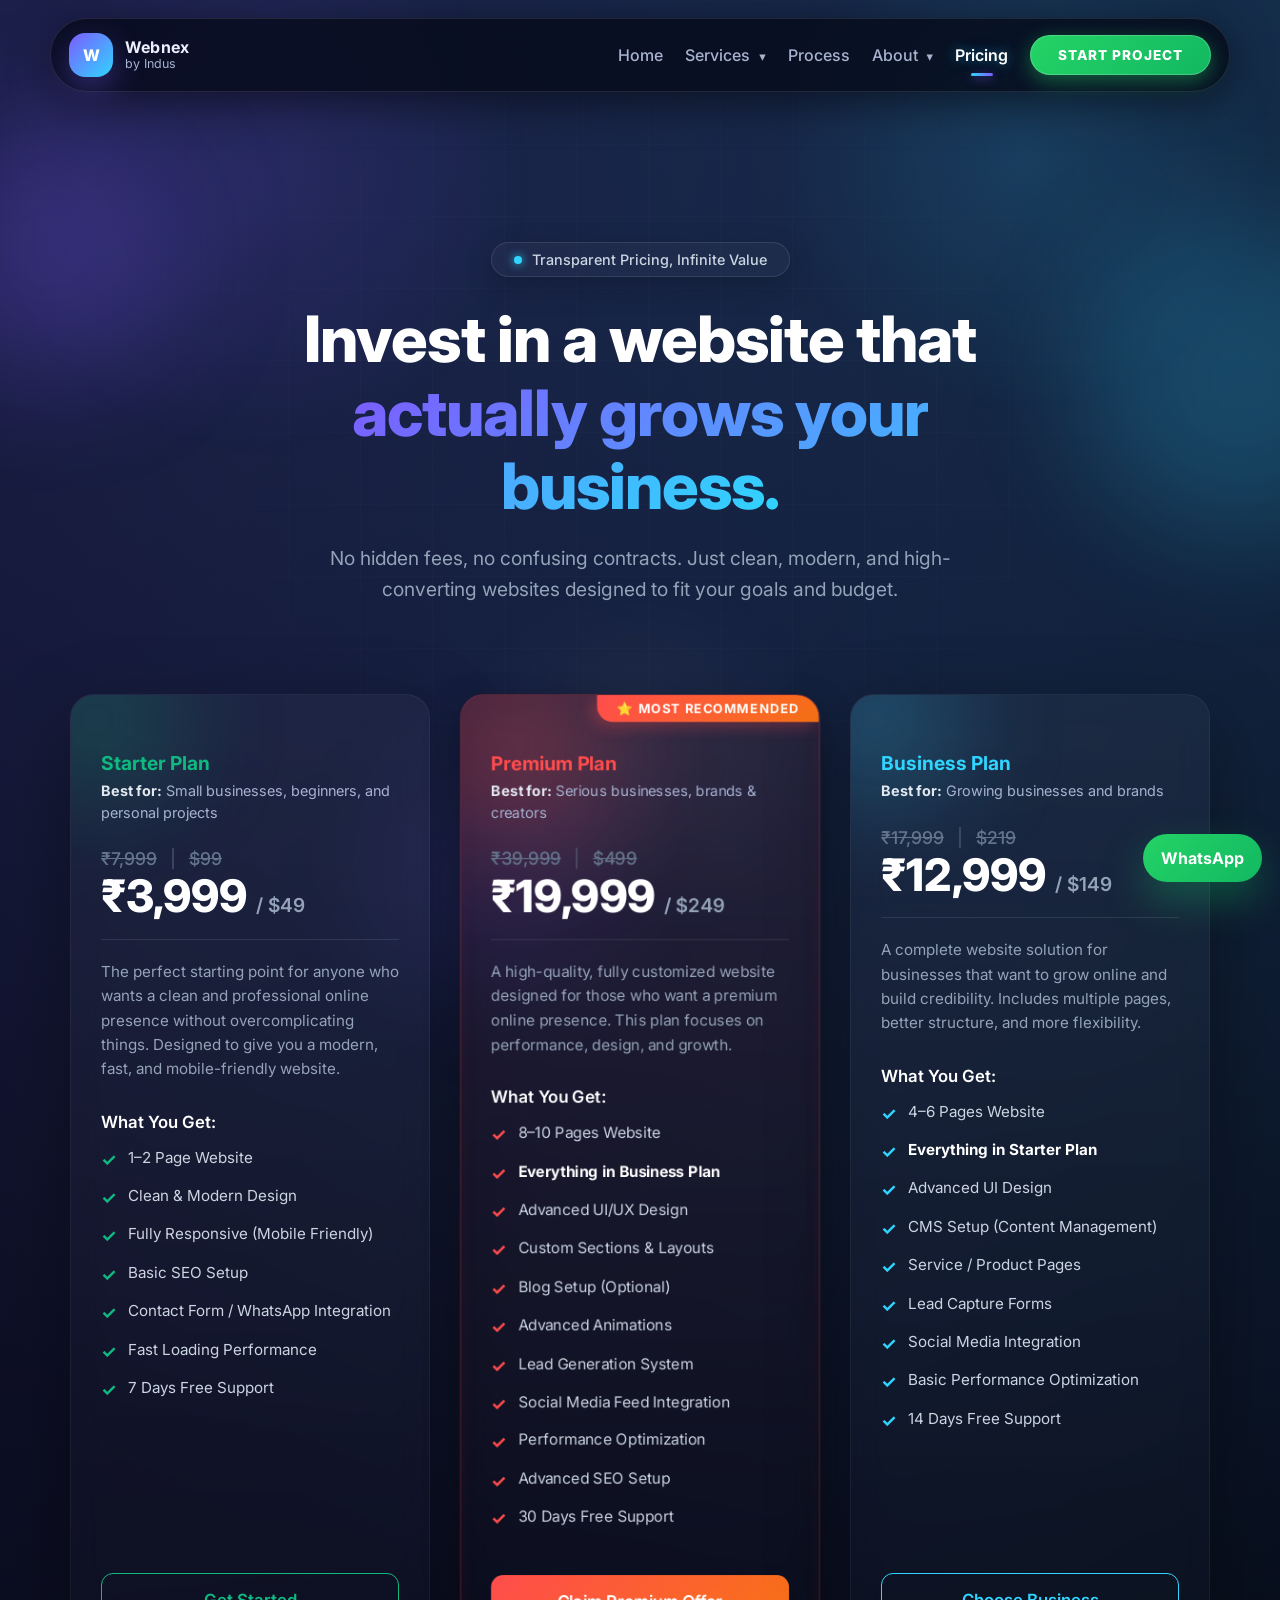
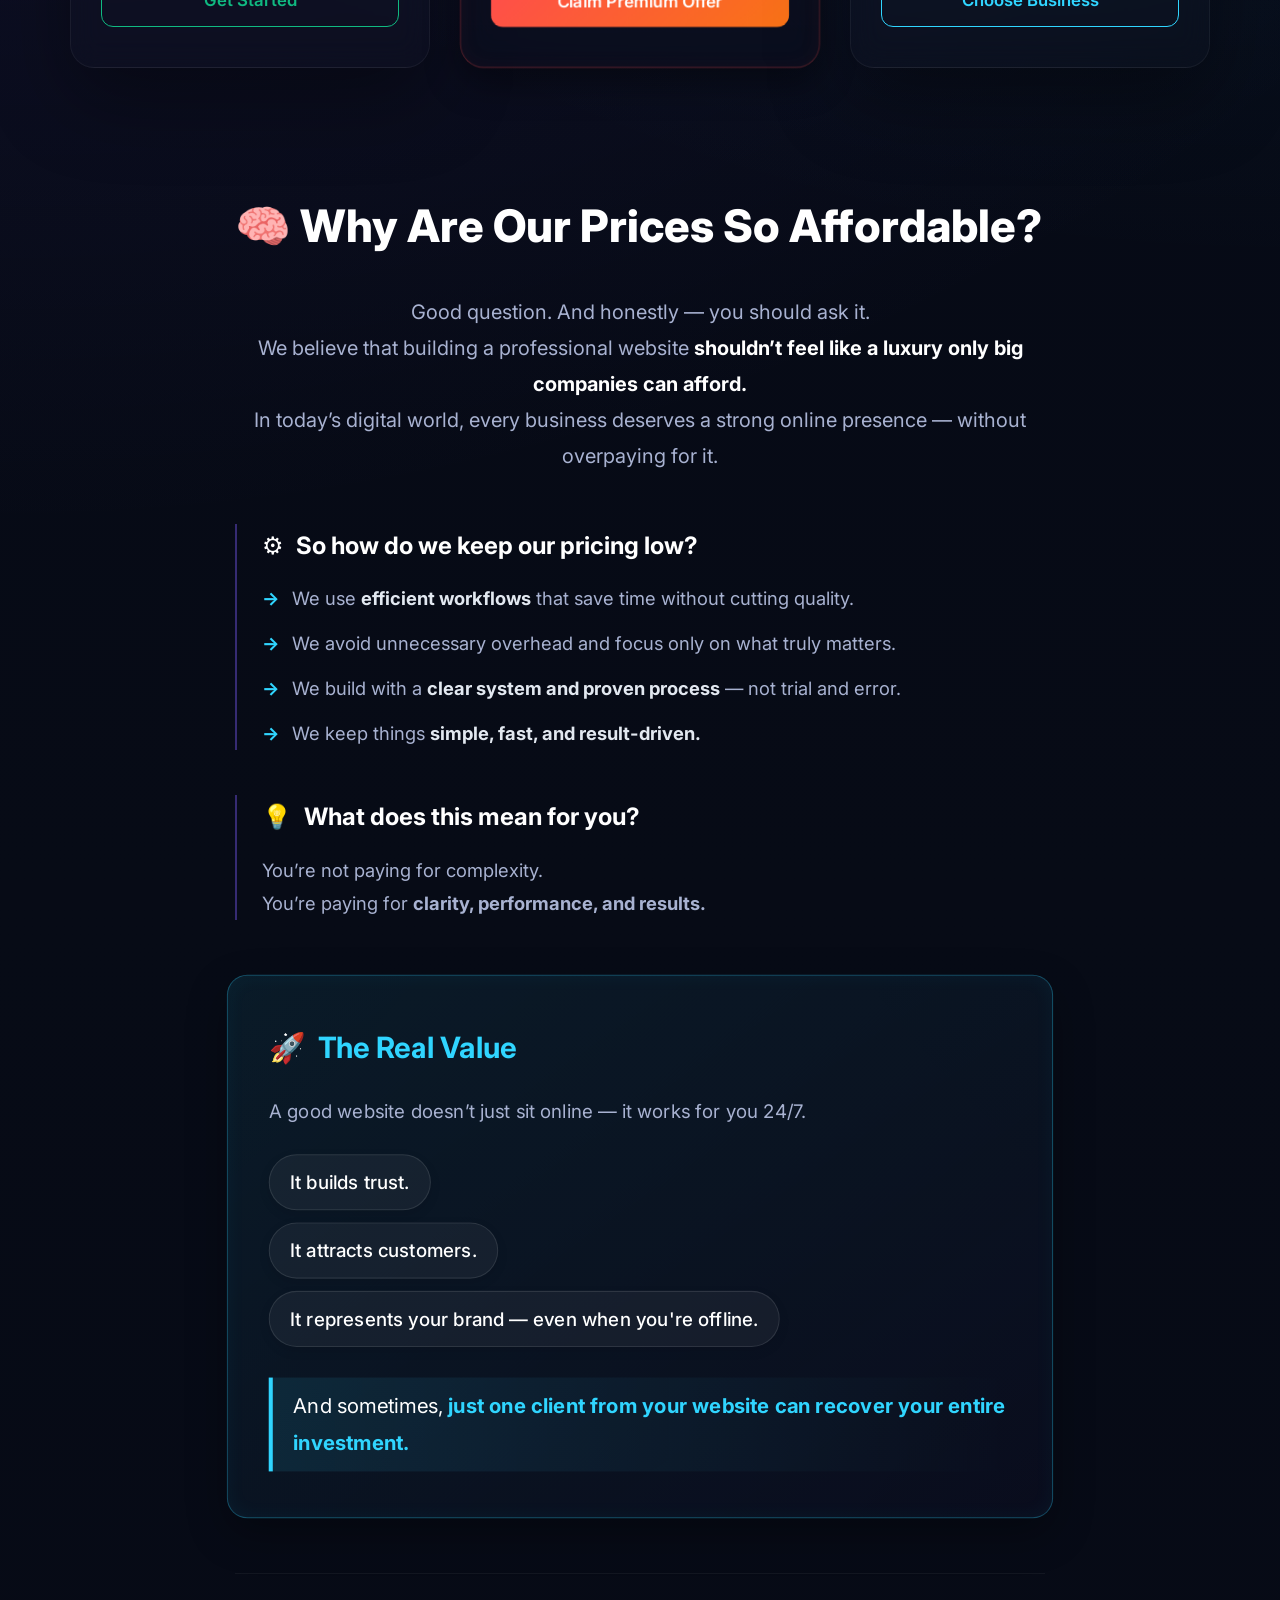
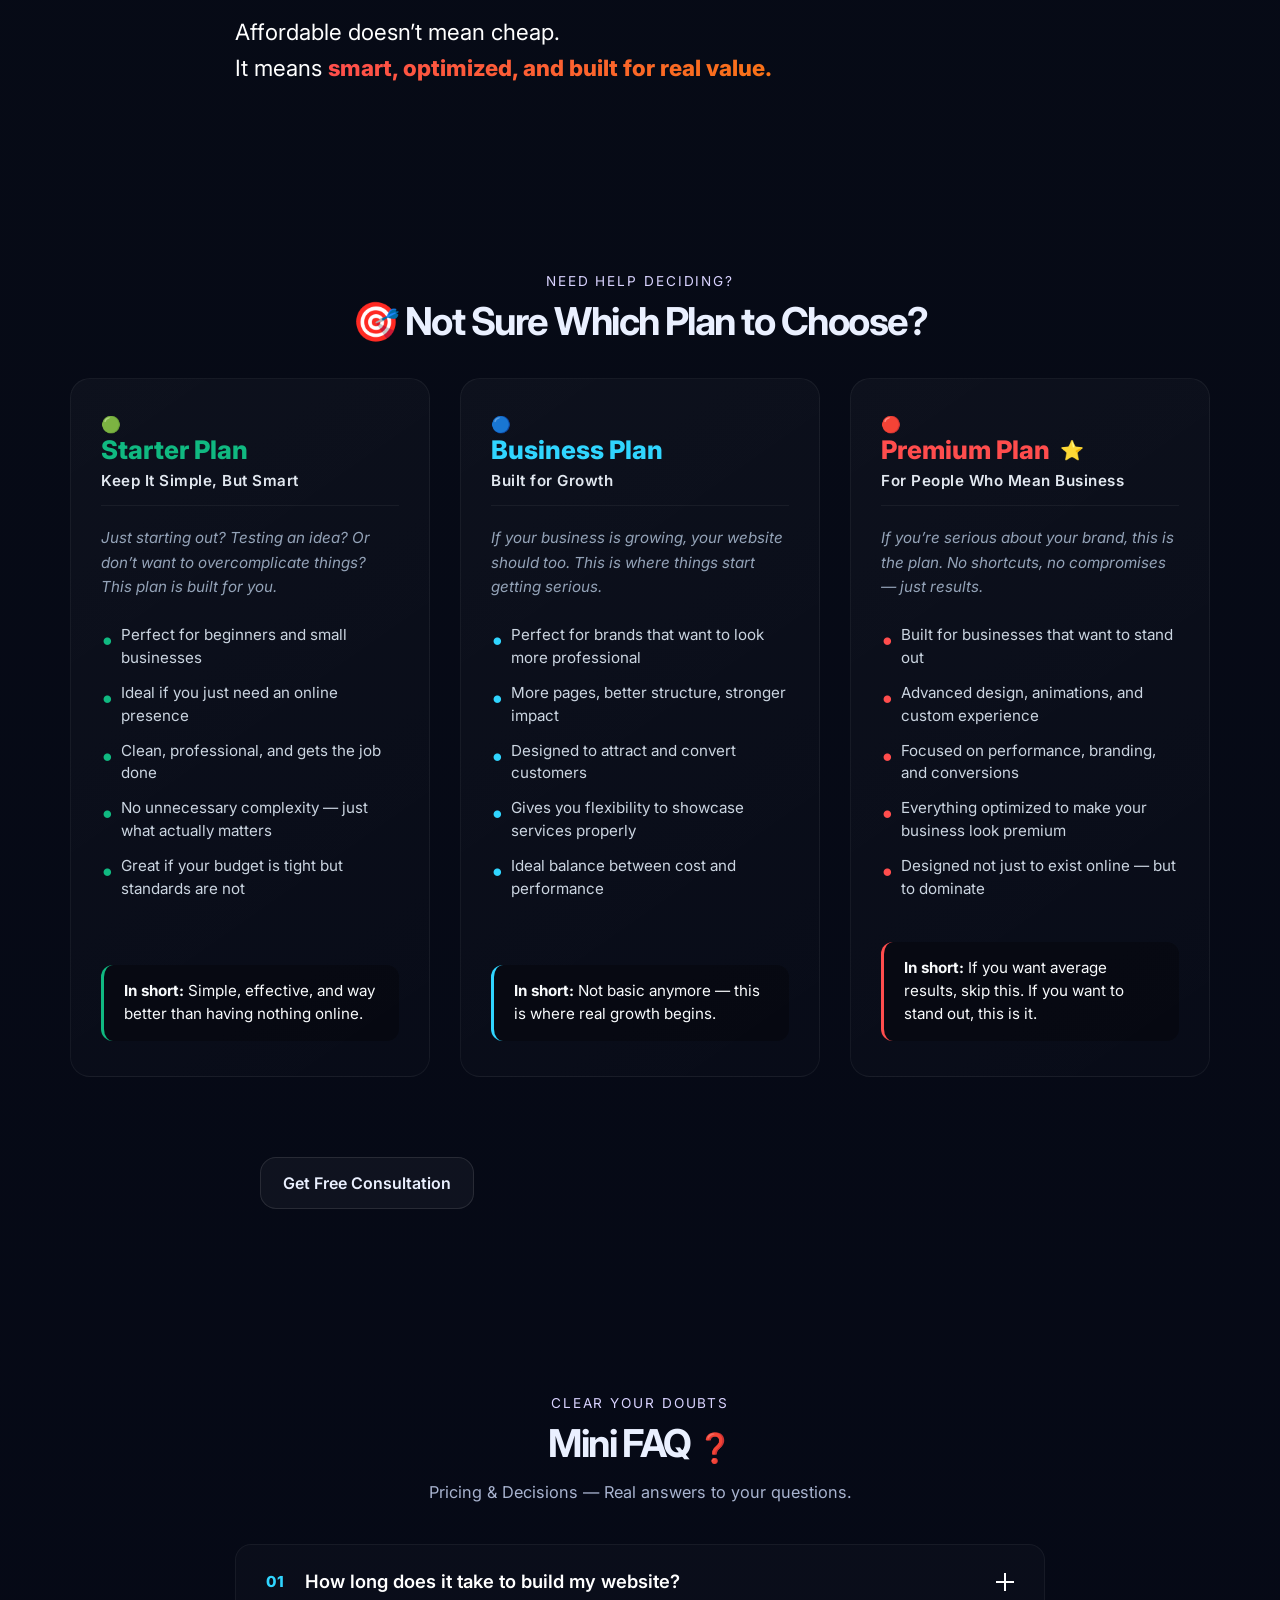
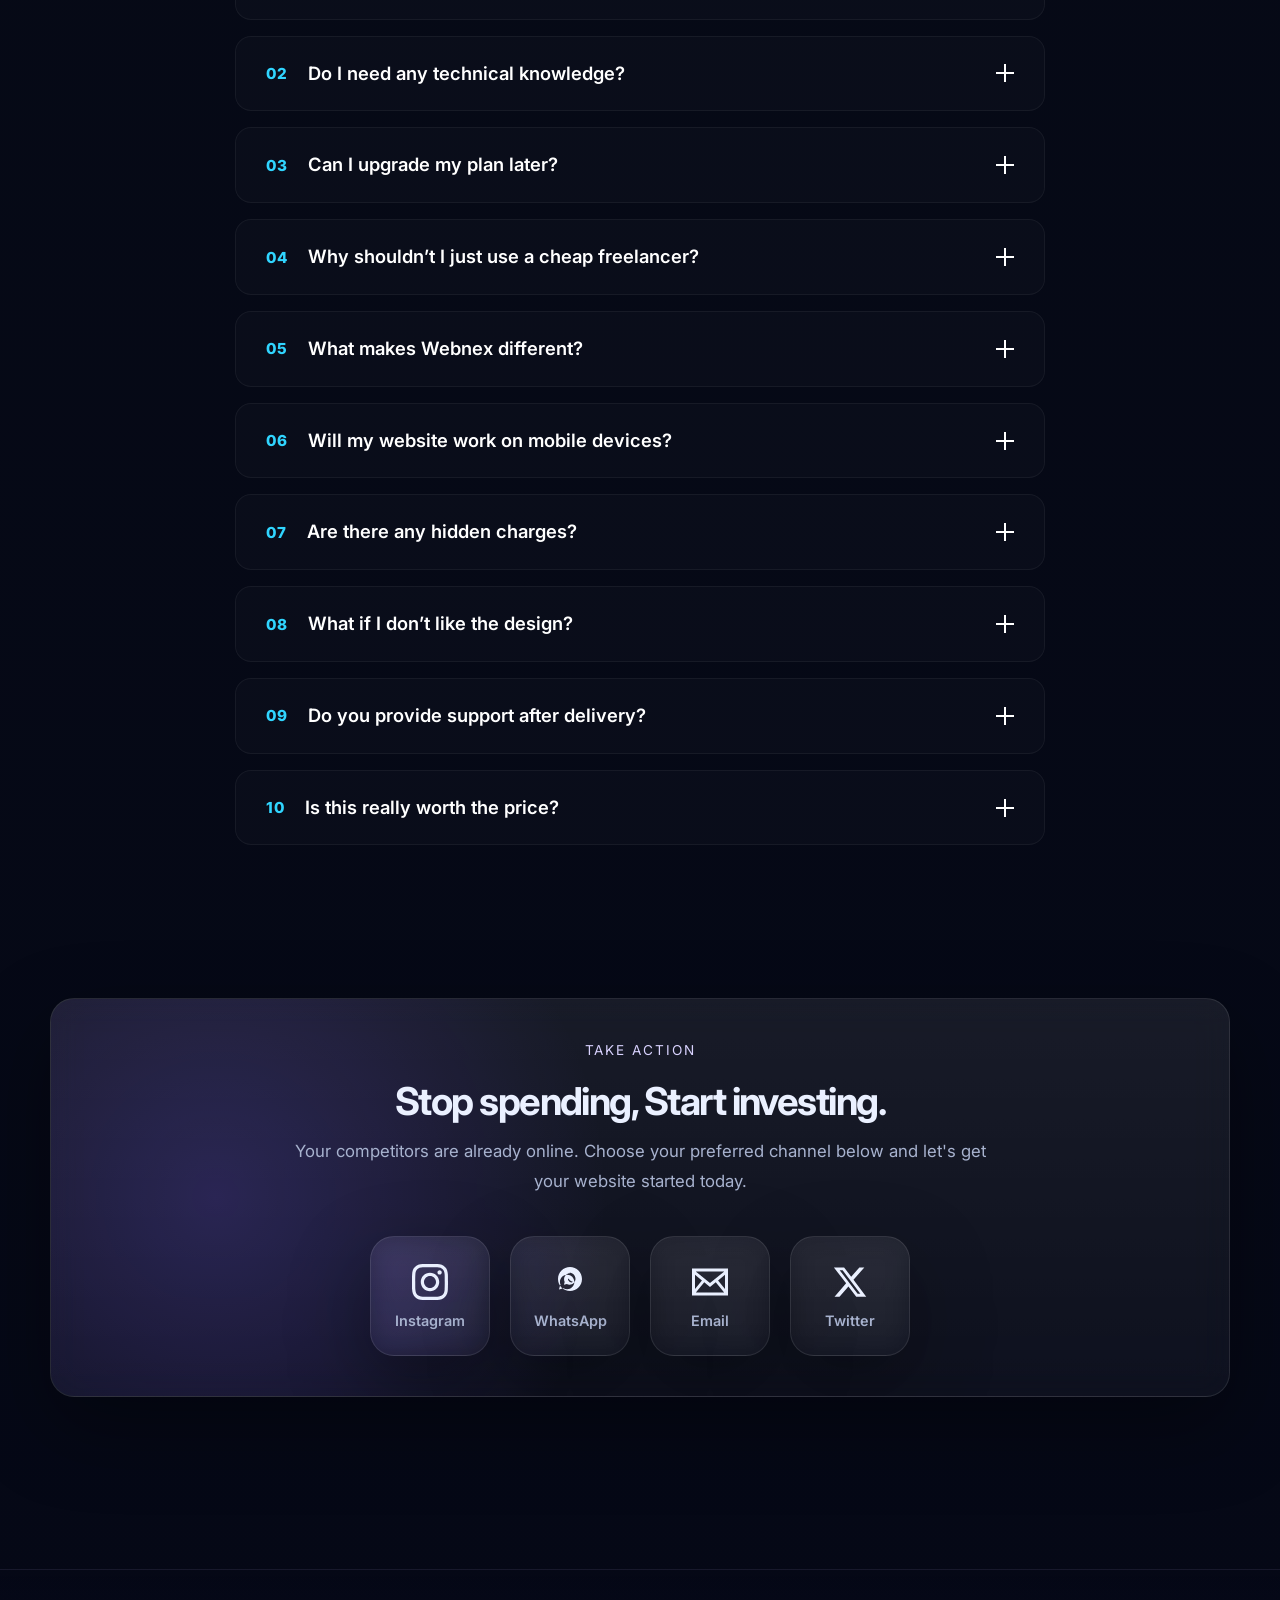
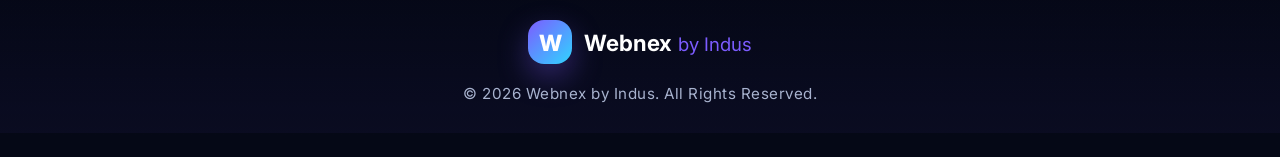
<file: pricing.html>
<!DOCTYPE html>
<html lang="en">
<head>
  <meta charset="UTF-8" />
  <meta name="viewport" content="width=device-width, initial-scale=1.0" />
  <meta name="theme-color" content="#070B16" />
  <title>Pricing Plans - Webnex</title>
  <link rel="preconnect" href="https://fonts.googleapis.com">
  <link rel="preconnect" href="https://fonts.gstatic.com" crossorigin>
  <link href="https://fonts.googleapis.com/css2?family=Inter:wght@400;500;600;700;800&display=swap" rel="stylesheet">
  
  <link rel="stylesheet" href="css/style.css" />
  <link rel="stylesheet" href="css/pricing.css" />
</head>
<body>
  <div class="bg-layer"></div>
  <div class="orb orb-1"></div>
  <div class="orb orb-2"></div>
  <div class="orb orb-3"></div>
  <div class="grid-overlay"></div>

  <header class="site-header">
    <a class="brand" href="index.html" aria-label="Webnex by Indus home">
      <span class="brand-mark">W</span>
      <span class="brand-text">
        <strong>Webnex</strong>
        <small>by Indus</small>
      </span>
    </a>

    <button class="menu-btn" id="menuBtn" aria-label="Open menu" aria-expanded="false" aria-controls="siteNav">
      <span></span>
      <span></span>
      <span></span>
    </button>

    <nav class="site-nav" id="siteNav">
      <a href="index.html" class="nav-link">Home</a>
      
      <div class="dropdown">
        <a href="services.html" class="nav-link">Services <span class="arrow">▾</span></a>
        <div class="dropdown-content">
          <a href="services.html">All Services</a>
          <a href="reviews.html">Client Reviews</a>
          <a href="faq.html">FAQ</a>
        </div>
      </div>

      <a href="process.html" class="nav-link">Process</a>
      
      <div class="dropdown">
        <a href="work.html" class="nav-link">About <span class="arrow">▾</span></a>
        <div class="dropdown-content">
          <a href="work.html">Our Story</a>
          <a href="social.html">Social Links</a>
        </div>
      </div>

      <a href="pricing.html" class="nav-link active">Pricing</a>
      <a href="#contact" class="nav-cta cta-premium-click">Start Project</a>
    </nav>
  </header>

  <main id="top">
    <section class="hero section text-center-hero">
      <div class="hero-copy full-width" data-reveal>
        <div class="pill mx-auto">
          <span class="dot" style="background: #30D5FF; box-shadow: 0 0 10px #30D5FF;"></span>
          Transparent Pricing, Infinite Value
        </div>
        <h1 class="mx-auto">Invest in a website that <br><span class="highlight-text">actually grows your business.</span></h1>
        <p class="hero-text mx-auto">
          No hidden fees, no confusing contracts. Just clean, modern, and high-converting websites designed to fit your goals and budget.
        </p>
      </div>
    </section>

    <section class="section pt-0">
      <div class="pricing-grid">
        
        <div class="price-card starter-card" data-reveal>
          <div class="card-glow starter-glow"></div>
          <h3 class="plan-name">Starter Plan</h3>
          <p class="best-for"><strong>Best for:</strong> Small businesses, beginners, and personal projects</p>
          
          <div class="pricing-block">
            <div class="old-price"><del>₹7,999</del> <span class="divider">|</span> <del>$99</del></div>
            <div class="new-price">₹3,999 <span>/ $49</span></div>
          </div>
          
          <p class="price-desc">The perfect starting point for anyone who wants a clean and professional online presence without overcomplicating things. Designed to give you a modern, fast, and mobile-friendly website.</p>
          
          <div class="features-wrapper">
            <p class="what-you-get">What You Get:</p>
            <ul class="features">
              <li><span class="check starter-check">✓</span> 1–2 Page Website</li>
              <li><span class="check starter-check">✓</span> Clean & Modern Design</li>
              <li><span class="check starter-check">✓</span> Fully Responsive (Mobile Friendly)</li>
              <li><span class="check starter-check">✓</span> Basic SEO Setup</li>
              <li><span class="check starter-check">✓</span> Contact Form / WhatsApp Integration</li>
              <li><span class="check starter-check">✓</span> Fast Loading Performance</li>
              <li><span class="check starter-check">✓</span> 7 Days Free Support</li>
            </ul>
          </div>
          <a href="#contact" class="btn btn-starter">Get Started</a>
        </div>

        <div class="price-card premium-card popular" data-reveal>
          <div class="card-glow premium-glow"></div>
          <div class="popular-badge">⭐ Most Recommended</div>
          <h3 class="plan-name">Premium Plan</h3>
          <p class="best-for"><strong>Best for:</strong> Serious businesses, brands & creators</p>
          
          <div class="pricing-block">
            <div class="old-price"><del>₹39,999</del> <span class="divider">|</span> <del>$499</del></div>
            <div class="new-price">₹19,999 <span>/ $249</span></div>
          </div>
          
          <p class="price-desc">A high-quality, fully customized website designed for those who want a premium online presence. This plan focuses on performance, design, and growth.</p>
          
          <div class="features-wrapper">
            <p class="what-you-get">What You Get:</p>
            <ul class="features">
              <li><span class="check premium-check">✓</span> 8–10 Pages Website</li>
              <li><span class="check premium-check">✓</span> <strong>Everything in Business Plan</strong></li>
              <li><span class="check premium-check">✓</span> Advanced UI/UX Design</li>
              <li><span class="check premium-check">✓</span> Custom Sections & Layouts</li>
              <li><span class="check premium-check">✓</span> Blog Setup (Optional)</li>
              <li><span class="check premium-check">✓</span> Advanced Animations</li>
              <li><span class="check premium-check">✓</span> Lead Generation System</li>
              <li><span class="check premium-check">✓</span> Social Media Feed Integration</li>
              <li><span class="check premium-check">✓</span> Performance Optimization</li>
              <li><span class="check premium-check">✓</span> Advanced SEO Setup</li>
              <li><span class="check premium-check">✓</span> 30 Days Free Support</li>
            </ul>
          </div>
          <a href="#contact" class="btn btn-premium">Claim Premium Offer</a>
        </div>

        <div class="price-card business-card" data-reveal>
          <div class="card-glow business-glow"></div>
          <h3 class="plan-name">Business Plan</h3>
          <p class="best-for"><strong>Best for:</strong> Growing businesses and brands</p>
          
          <div class="pricing-block">
            <div class="old-price"><del>₹17,999</del> <span class="divider">|</span> <del>$219</del></div>
            <div class="new-price">₹12,999 <span>/ $149</span></div>
          </div>
          
          <p class="price-desc">A complete website solution for businesses that want to grow online and build credibility. Includes multiple pages, better structure, and more flexibility.</p>
          
          <div class="features-wrapper">
            <p class="what-you-get">What You Get:</p>
            <ul class="features">
              <li><span class="check business-check">✓</span> 4–6 Pages Website</li>
              <li><span class="check business-check">✓</span> <strong>Everything in Starter Plan</strong></li>
              <li><span class="check business-check">✓</span> Advanced UI Design</li>
              <li><span class="check business-check">✓</span> CMS Setup (Content Management)</li>
              <li><span class="check business-check">✓</span> Service / Product Pages</li>
              <li><span class="check business-check">✓</span> Lead Capture Forms</li>
              <li><span class="check business-check">✓</span> Social Media Integration</li>
              <li><span class="check business-check">✓</span> Basic Performance Optimization</li>
              <li><span class="check business-check">✓</span> 14 Days Free Support</li>
            </ul>
          </div>
          <a href="#contact" class="btn btn-business">Choose Business</a>
        </div>

      </div>
    </section>

    <section class="section affordable-section" data-reveal>
      <div class="affordable-container">
        
        <div class="text-center" style="margin-bottom: 40px;">
          <h2 class="affordable-title">🧠 Why Are Our Prices So Affordable?</h2>
        </div>

        <div class="affordable-content">
          <p class="lead-text">Good question. And honestly — you should ask it.<br>
          We believe that building a professional website <strong>shouldn’t feel like a luxury only big companies can afford.</strong><br>
          In today’s digital world, every business deserves a strong online presence — without overpaying for it.</p>

          <div class="affordable-block">
            <h3><span class="icon">⚙️</span> So how do we keep our pricing low?</h3>
            <ul class="custom-list">
              <li>We use <strong>efficient workflows</strong> that save time without cutting quality.</li>
              <li>We avoid unnecessary overhead and focus only on what truly matters.</li>
              <li>We build with a <strong>clear system and proven process</strong> — not trial and error.</li>
              <li>We keep things <strong>simple, fast, and result-driven.</strong></li>
            </ul>
          </div>

          <div class="affordable-block">
            <h3><span class="icon">💡</span> What does this mean for you?</h3>
            <p>You’re not paying for complexity.<br>
            You’re paying for <strong>clarity, performance, and results.</strong></p>
          </div>

          <div class="real-value-box glass-card">
            <h3><span class="icon">🚀</span> The Real Value</h3>
            <p>A good website doesn’t just sit online — it works for you 24/7.</p>
            <ul class="value-points">
              <li>It builds trust.</li>
              <li>It attracts customers.</li>
              <li>It represents your brand — even when you're offline.</li>
            </ul>
            <p class="highlight-line">And sometimes, <strong>just one client from your website can recover your entire investment.</strong></p>
          </div>

          <div class="affordable-footer text-center">
            <p>Affordable doesn’t mean cheap.<br>
            It means <strong class="fire-text">smart, optimized, and built for real value.</strong></p>
          </div>

        </div>
      </div>
    </section>

    <section class="section guide-section" data-reveal>
      <div class="section-head text-center">
        <span class="eyebrow">Need Help Deciding?</span>
        <h2>🎯 Not Sure Which Plan to Choose?</h2>
      </div>

      <div class="guide-grid">
        
        <div class="guide-card guide-starter">
          <div class="guide-glow-line"></div>
          <div class="guide-header">
            <span class="guide-icon">🟢</span>
            <h3>Starter Plan</h3>
            <span class="guide-subtitle">Keep It Simple, But Smart</span>
          </div>
          <p class="guide-intro">Just starting out? Testing an idea? Or don’t want to overcomplicate things? This plan is built for you.</p>
          <ul class="guide-points">
            <li>Perfect for beginners and small businesses</li>
            <li>Ideal if you just need an online presence</li>
            <li>Clean, professional, and gets the job done</li>
            <li>No unnecessary complexity — just what actually matters</li>
            <li>Great if your budget is tight but standards are not</li>
          </ul>
          <div class="guide-conclusion">
            <strong>In short:</strong> Simple, effective, and way better than having nothing online.
          </div>
        </div>

        <div class="guide-card guide-business">
          <div class="guide-glow-line"></div>
          <div class="guide-header">
            <span class="guide-icon">🔵</span>
            <h3>Business Plan</h3>
            <span class="guide-subtitle">Built for Growth</span>
          </div>
          <p class="guide-intro">If your business is growing, your website should too. This is where things start getting serious.</p>
          <ul class="guide-points">
            <li>Perfect for brands that want to look more professional</li>
            <li>More pages, better structure, stronger impact</li>
            <li>Designed to attract and convert customers</li>
            <li>Gives you flexibility to showcase services properly</li>
            <li>Ideal balance between cost and performance</li>
          </ul>
          <div class="guide-conclusion">
            <strong>In short:</strong> Not basic anymore — this is where real growth begins.
          </div>
        </div>

        <div class="guide-card guide-premium">
          <div class="guide-glow-line"></div>
          <div class="guide-header">
            <span class="guide-icon">🔴</span>
            <h3>Premium Plan <span style="font-size:1.2rem;">⭐</span></h3>
            <span class="guide-subtitle">For People Who Mean Business</span>
          </div>
          <p class="guide-intro">If you’re serious about your brand, this is the plan. No shortcuts, no compromises — just results.</p>
          <ul class="guide-points">
            <li>Built for businesses that want to stand out</li>
            <li>Advanced design, animations, and custom experience</li>
            <li>Focused on performance, branding, and conversions</li>
            <li>Everything optimized to make your business look premium</li>
            <li>Designed not just to exist online — but to dominate</li>
          </ul>
          <div class="guide-conclusion">
            <strong>In short:</strong> If you want average results, skip this. If you want to stand out, this is it.
          </div>
        </div>

      </div>

      <div class="guide-footer text-center">
        <a href="#contact" class="btn btn-secondary" style="margin-top: 20px;">Get Free Consultation</a>
      </div>
    </section>

<section class="section faq-section" data-reveal>
      <div class="section-head text-center">
        <span class="eyebrow">Clear Your Doubts</span>
        <h2>Mini FAQ <span style="font-size: 1.8rem; vertical-align: middle;">❓</span></h2>
        <p>Pricing & Decisions — Real answers to your questions.</p>
      </div>

      <div class="faq-accordion">
        
        <div class="faq-item">
          <button class="faq-question">
            <span class="faq-num">01</span>
            <span class="faq-text">How long does it take to build my website?</span>
            <span class="faq-toggle"></span>
          </button>
          <div class="faq-answer">
            <p>Not forever — don’t worry. Most websites are delivered within 3–10 days, depending on the complexity.<br>
            <em>Fast, but without compromising quality.</em></p>
          </div>
        </div>

        <div class="faq-item">
          <button class="faq-question">
            <span class="faq-num">02</span>
            <span class="faq-text">Do I need any technical knowledge?</span>
            <span class="faq-toggle"></span>
          </button>
          <div class="faq-answer">
            <p>Absolutely not. That’s literally why we exist.<br>
            <em>We handle everything — you just tell us what you need.</em></p>
          </div>
        </div>

        <div class="faq-item">
          <button class="faq-question">
            <span class="faq-num">03</span>
            <span class="faq-text">Can I upgrade my plan later?</span>
            <span class="faq-toggle"></span>
          </button>
          <div class="faq-answer">
            <p>Of course. Growth is kind of the goal, right?<br>
            <em>You can upgrade anytime as your business expands.</em></p>
          </div>
        </div>

        <div class="faq-item">
          <button class="faq-question">
            <span class="faq-num">04</span>
            <span class="faq-text">Why shouldn’t I just use a cheap freelancer?</span>
            <span class="faq-toggle"></span>
          </button>
          <div class="faq-answer">
            <p>You can. But you’ll probably end up paying twice — once for them, and once to fix it later.<br>
            <em>We focus on doing it right the first time.</em></p>
          </div>
        </div>

        <div class="faq-item">
          <button class="faq-question">
            <span class="faq-num">05</span>
            <span class="faq-text">What makes Webnex different?</span>
            <span class="faq-toggle"></span>
          </button>
          <div class="faq-answer">
            <p>We don’t just build websites — we build conversion-focused digital assets.<br>
            <em>Design + Performance + Strategy = Results.</em></p>
          </div>
        </div>

        <div class="faq-item">
          <button class="faq-question">
            <span class="faq-num">06</span>
            <span class="faq-text">Will my website work on mobile devices?</span>
            <span class="faq-toggle"></span>
          </button>
          <div class="faq-answer">
            <p>Yes — it will be fully responsive on all devices.<br>
            <em>If it didn’t, we wouldn’t even call it a website in 2026.</em></p>
          </div>
        </div>

        <div class="faq-item">
          <button class="faq-question">
            <span class="faq-num">07</span>
            <span class="faq-text">Are there any hidden charges?</span>
            <span class="faq-toggle"></span>
          </button>
          <div class="faq-answer">
            <p>No surprises here.<br>
            <em>What you see is what you pay — clean and transparent.</em></p>
          </div>
        </div>

        <div class="faq-item">
          <button class="faq-question">
            <span class="faq-num">08</span>
            <span class="faq-text">What if I don’t like the design?</span>
            <span class="faq-toggle"></span>
          </button>
          <div class="faq-answer">
            <p>Fair question.<br>
            <em>We work with your feedback during the process to make sure you DO like it — not just tolerate it.</em></p>
          </div>
        </div>

        <div class="faq-item">
          <button class="faq-question">
            <span class="faq-num">09</span>
            <span class="faq-text">Do you provide support after delivery?</span>
            <span class="faq-toggle"></span>
          </button>
          <div class="faq-answer">
            <p>Yes, we don’t disappear after payment.<br>
            <em>Support is included based on your plan — because long-term relationships matter.</em></p>
          </div>
        </div>

        <div class="faq-item">
          <button class="faq-question">
            <span class="faq-num">10</span>
            <span class="faq-text">Is this really worth the price?</span>
            <span class="faq-toggle"></span>
          </button>
          <div class="faq-answer">
            <p>If your business is serious about growth — yes. If not, a free template might be enough.<br>
            <em>It depends on how seriously you take your brand.</em></p>
          </div>
        </div>

      </div>
    </section>

    <section id="contact" class="section cta-section">
      <div class="cta-card" data-reveal>
        <span class="eyebrow">Take Action</span>
        <h2>Stop spending, Start investing.</h2>
        <p class="cta-text">Your competitors are already online. Choose your preferred channel below and let's get your website started today.</p>
        
        <div class="contact-options-wrapper">
          <div class="contact-options-grid">
            
            <a href="https://www.instagram.com/webnex_by_indus/" target="_blank" rel="noopener noreferrer" class="contact-icon-btn insta-btn" aria-label="Contact on Instagram">
                <svg class="icon-svg" viewBox="0 0 24 24"><path d="M12 2.163c3.204 0 3.584.012 4.85.07 3.252.148 4.771 1.691 4.919 4.919.058 1.265.069 1.645.069 4.849 0 3.205-.012 3.584-.069 4.849-.149 3.225-1.664 4.771-4.919 4.919-1.266.058-1.644.07-4.85.07-3.204 0-3.584-.012-4.849-.07-3.26-.149-4.771-1.699-4.919-4.92-.058-1.265-.07-1.644-.07-4.849 0-3.204.013-3.583.07-4.849.149-3.227 1.664-4.771 4.919-4.919 1.266-.057 1.645-.069 4.849-.069zm0-2.163c-3.259 0-3.667.014-4.947.072-4.358.2-6.78 2.618-6.98 6.98-.059 1.281-.073 1.689-.073 4.948 0 3.259.014 3.668.072 4.948.2 4.358 2.618 6.78 6.98 6.98 1.281.058 1.689.072 4.948.072 3.259 0 3.668-.014 4.948-.072 4.354-.2 6.782-2.618 6.979-6.98.059-1.28.073-1.689.073-4.948 0-3.259-.014-3.667-.072-4.947-.196-4.354-2.617-6.78-6.979-6.98-1.281-.059-1.69-.073-4.949-.073zm0 5.838c-3.403 0-6.162 2.759-6.162 6.162s2.759 6.163 6.162 6.163 6.162-2.759 6.162-6.163c0-3.403-2.759-6.162-6.162-6.162zm0 10.162c-2.209 0-4-1.79-4-4 0-2.209 1.791-4 4-4s4 1.791 4 4c0 2.21-1.791 4-4 4zm6.406-11.845c-.796 0-1.441.645-1.441 1.44s.645 1.44 1.441 1.44c.795 0 1.439-.645 1.439-1.44s-.644-1.44-1.439-1.44z"/></svg>
                <span class="icon-label">Instagram</span>
            </a>

            <a href="https://wa.me/917779998054" target="_blank" rel="noopener noreferrer" class="contact-icon-btn whatsapp-btn" aria-label="Contact on WhatsApp">
                <svg class="icon-svg" viewBox="0 0 24 24"><path d="M12.031 6.172c-2.202 0-3.991 1.789-3.991 3.991 0 .633.148 1.233.412 1.765l-.53 1.936 1.983-.52c.518.291 1.121.458 1.765.458 2.202 0 3.991-1.789 3.991-3.991 0-2.202-1.789-3.991-3.991-3.991zm1.767 5.672c-.114.285-.515.421-.855.421-.314 0-.687-.132-1.011-.295-.615-.31-1.054-.875-1.282-1.558-.093-.28.163-.564.444-.564.122 0 .236.046.323.13.143.141.22.35.337.5.158.204.382.261.6.223.111-.019.208-.073.279-.158.118-.14.188-.317.188-.507 0-.083-.013-.162-.037-.237-.061-.19-.24-.31-.444-.31h-.037c-.126 0-.246.04-.344.116-.07.054-.117.13-.133.216-.011.059-.011.121 0 .18.016.086.063.162.133.216.098.076.218.116.344.116h.037c.102 0 .199-.031.28-.088.163-.114.24-.31.22-.507-.01-.09-.046-.175-.1-.246-.057-.075-.133-.129-.22-.158s-.183-.037-.279-.023c-.218.038-.442.223-.6.421-.117.14-.194.317-.194.5 0 .19.077.367.194.507.228.274.667.498 1.282.813.324.163.697.295 1.011.295.34 0 .741-.136.855-.421zm6.202-1.844c0 4.418-3.582 8-8 8s-8-3.582-8-8 3.582-8 8-8 8 3.582 8 8zm-14.531 3.991l-.816 2.973 3.037-.796c.712.417 1.528.653 2.404.653 2.651 0 4.8-2.149 4.8-4.8s-2.149-4.8-4.8-4.8-4.8 2.149-4.8 4.8c0 .72.16 1.402.443 2.015z"/></svg>
                <span class="icon-label">WhatsApp</span>
            </a>

            <a href="mailto: indusreach@outlook.com" class="contact-icon-btn email-btn" aria-label="Send an Email">
                <svg class="icon-svg" viewBox="0 0 24 24"><path d="M0 3v18h24v-18h-24zm6.623 7.929l-4.623 5.712v-9.458l4.623 3.746zm-4.141-5.929h19.035l-9.517 7.713-9.518-7.713zm5.694 7.188l3.824 3.099 3.83-3.104 5.612 6.817h-18.879l5.613-6.812zm9.208-1.26l4.616-3.741v9.461l-4.616-5.72z"/></svg>
                <span class="icon-label">Email</span>
            </a>

            <a href="https://x.com/webnex_by_indus" target="_blank" rel="noopener noreferrer" class="contact-icon-btn twitter-btn" aria-label="Contact on Twitter">
                <svg class="icon-svg" viewBox="0 0 24 24"><path d="M18.244 2.25h3.308l-7.227 8.26 8.502 11.24H16.17l-5.214-6.817L4.99 21.75H1.68l7.73-8.835L1.254 2.25H8.08l4.713 6.231zm-1.161 17.52h1.833L7.084 4.126H5.117z"/></svg>
                <span class="icon-label">Twitter</span>
            </a>
          </div>
        </div>
      </div>
    </section>
  </main>

  <footer class="site-footer">
    <div class="footer-content">
      <div class="footer-logo">
        <span class="brand-mark">W</span>
        <span><strong>Webnex</strong> <small style="color:var(--primary);">by Indus</small></span>
      </div>
      <p class="footer-copyright">© 2026 Webnex by Indus. All Rights Reserved.</p>
    </div>
  </footer>

  <a class="floating-whatsapp" href="#" id="floatingWhatsapp" aria-label="Chat on WhatsApp">WhatsApp</a>
  <script src="js/main.js"></script>
</body>
</html>
</file>
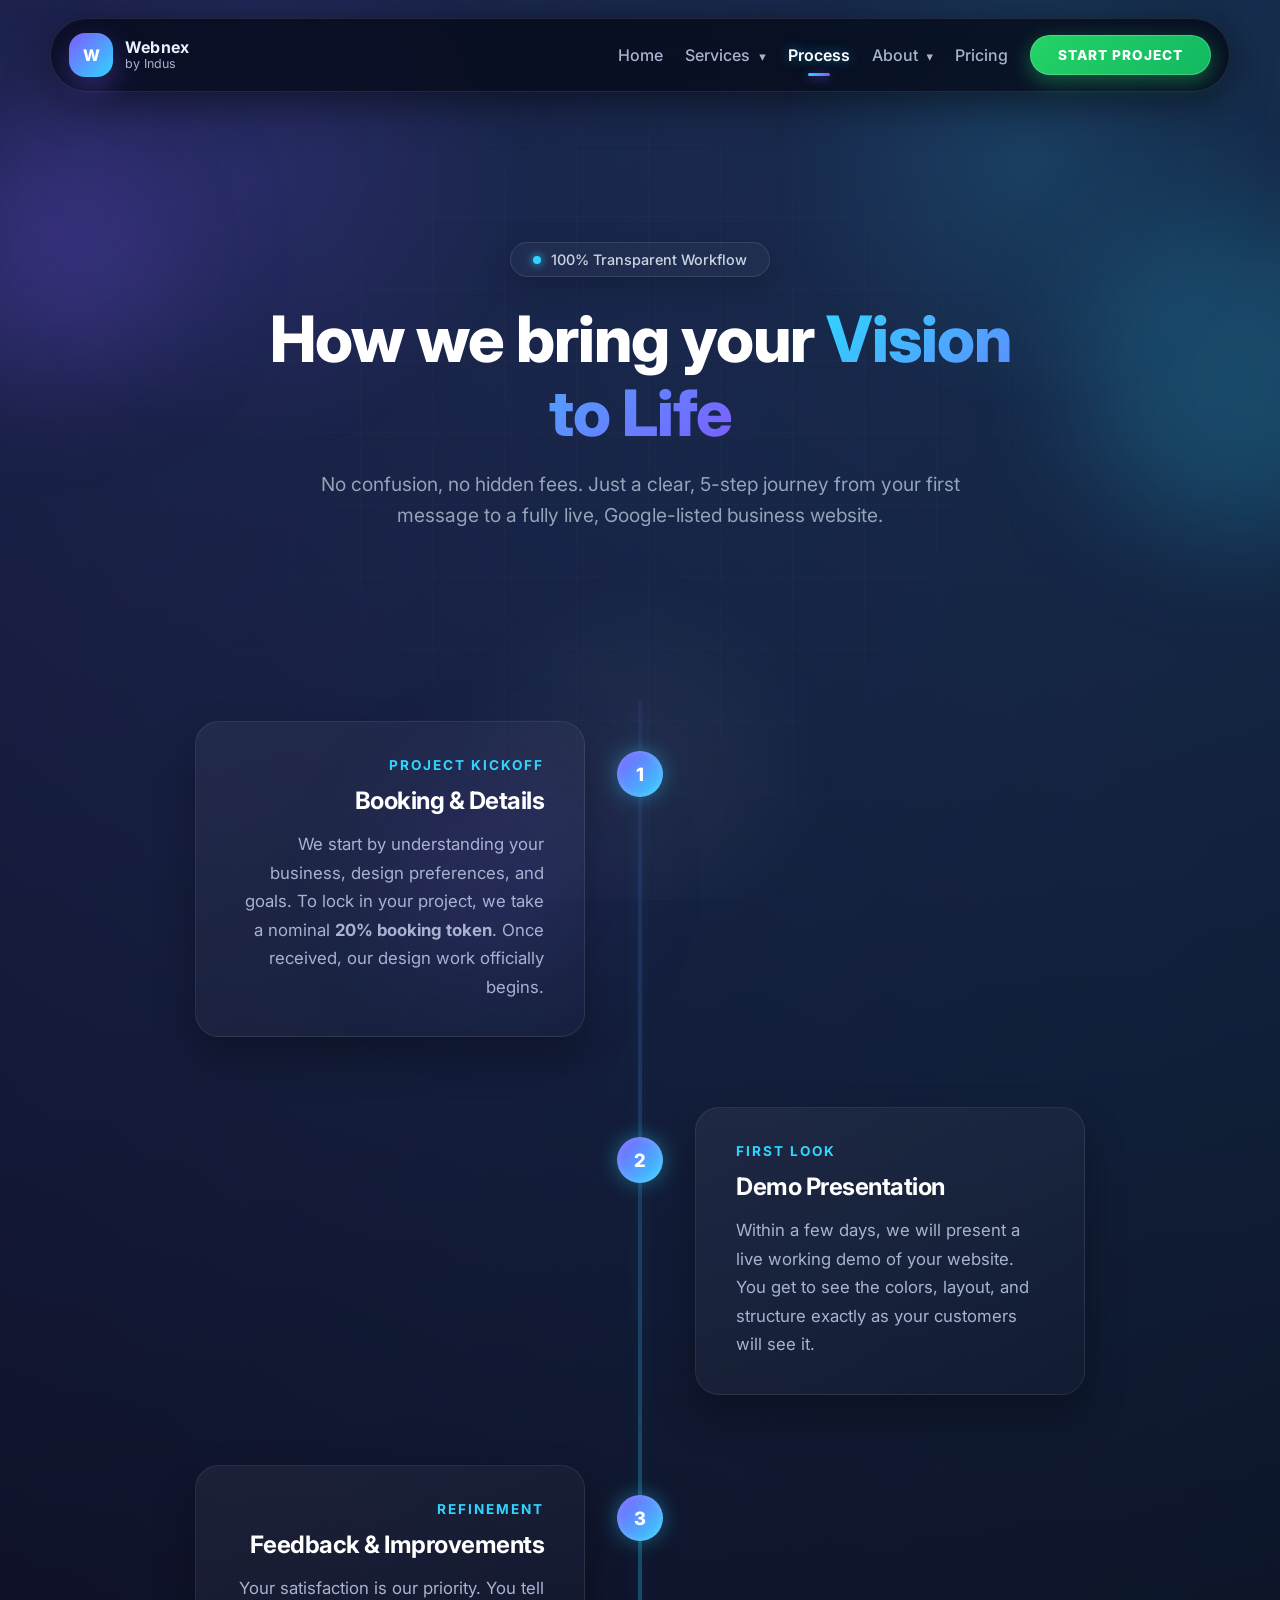
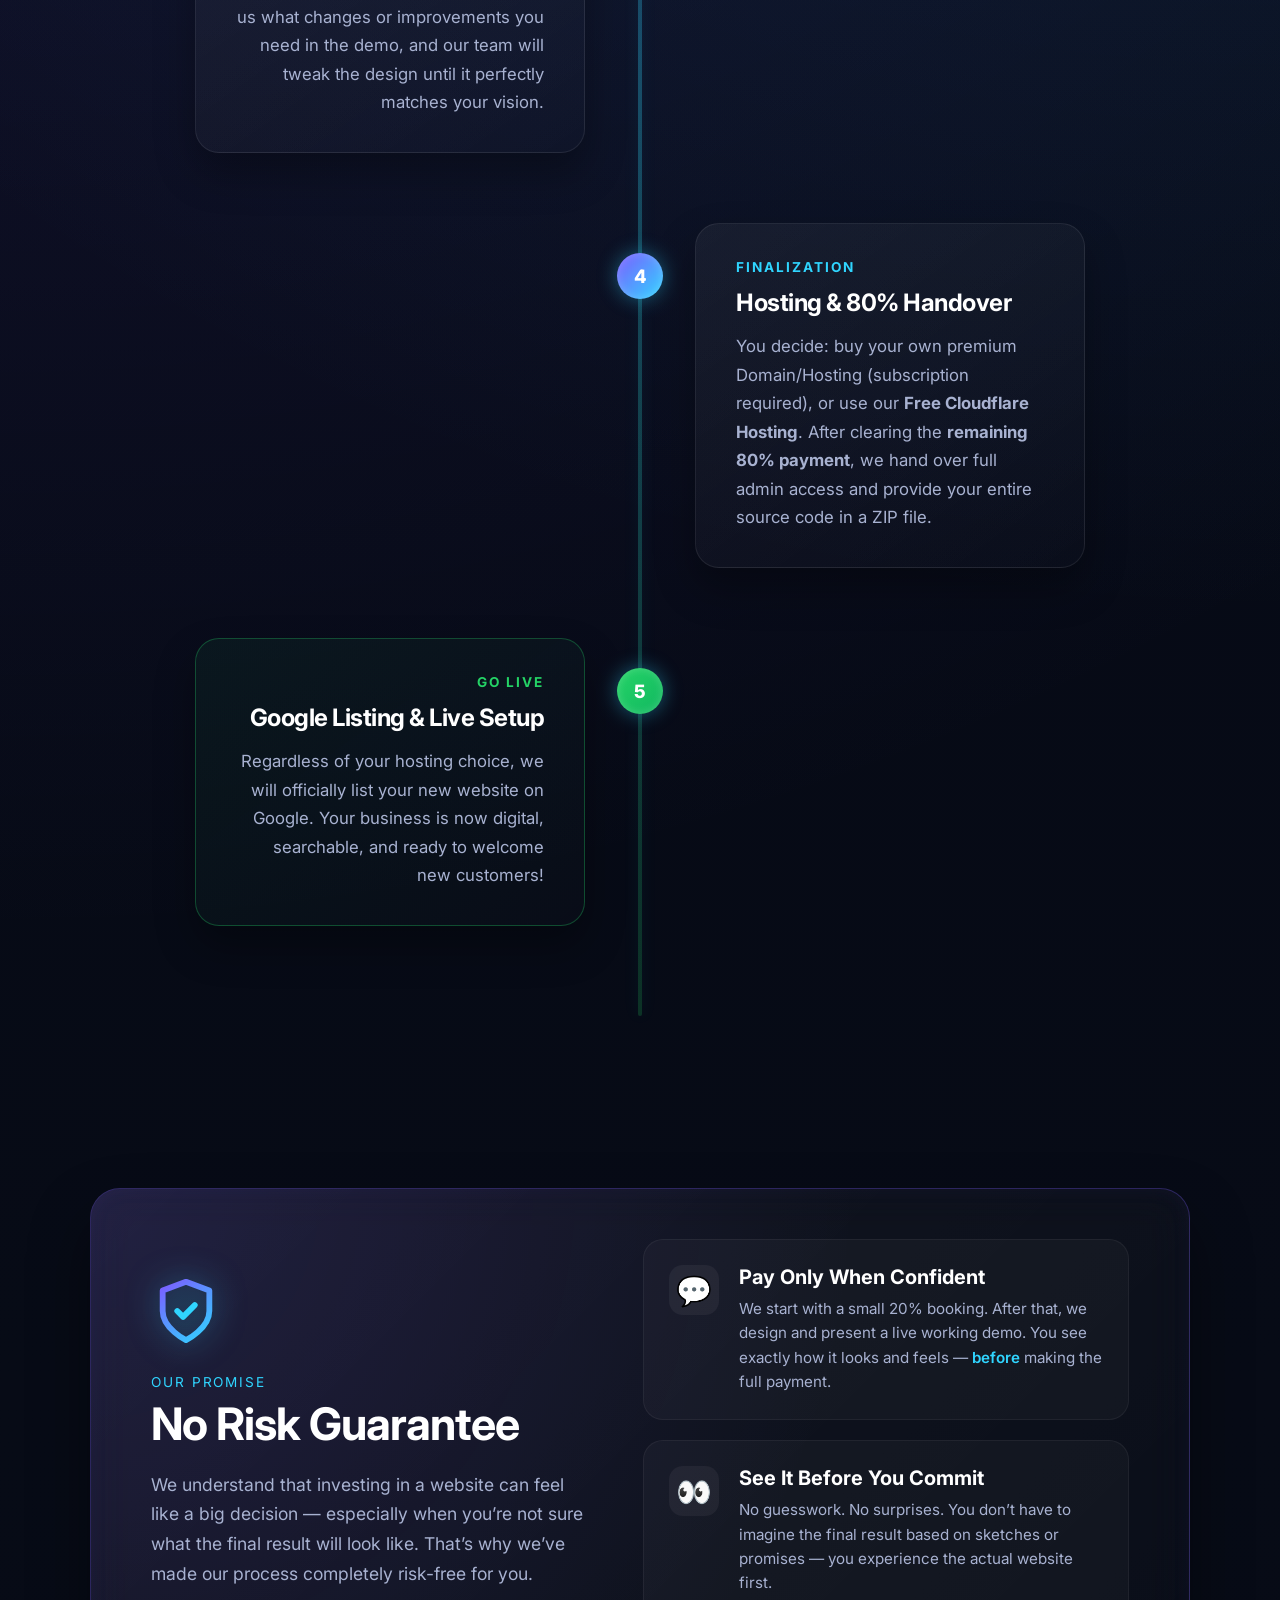
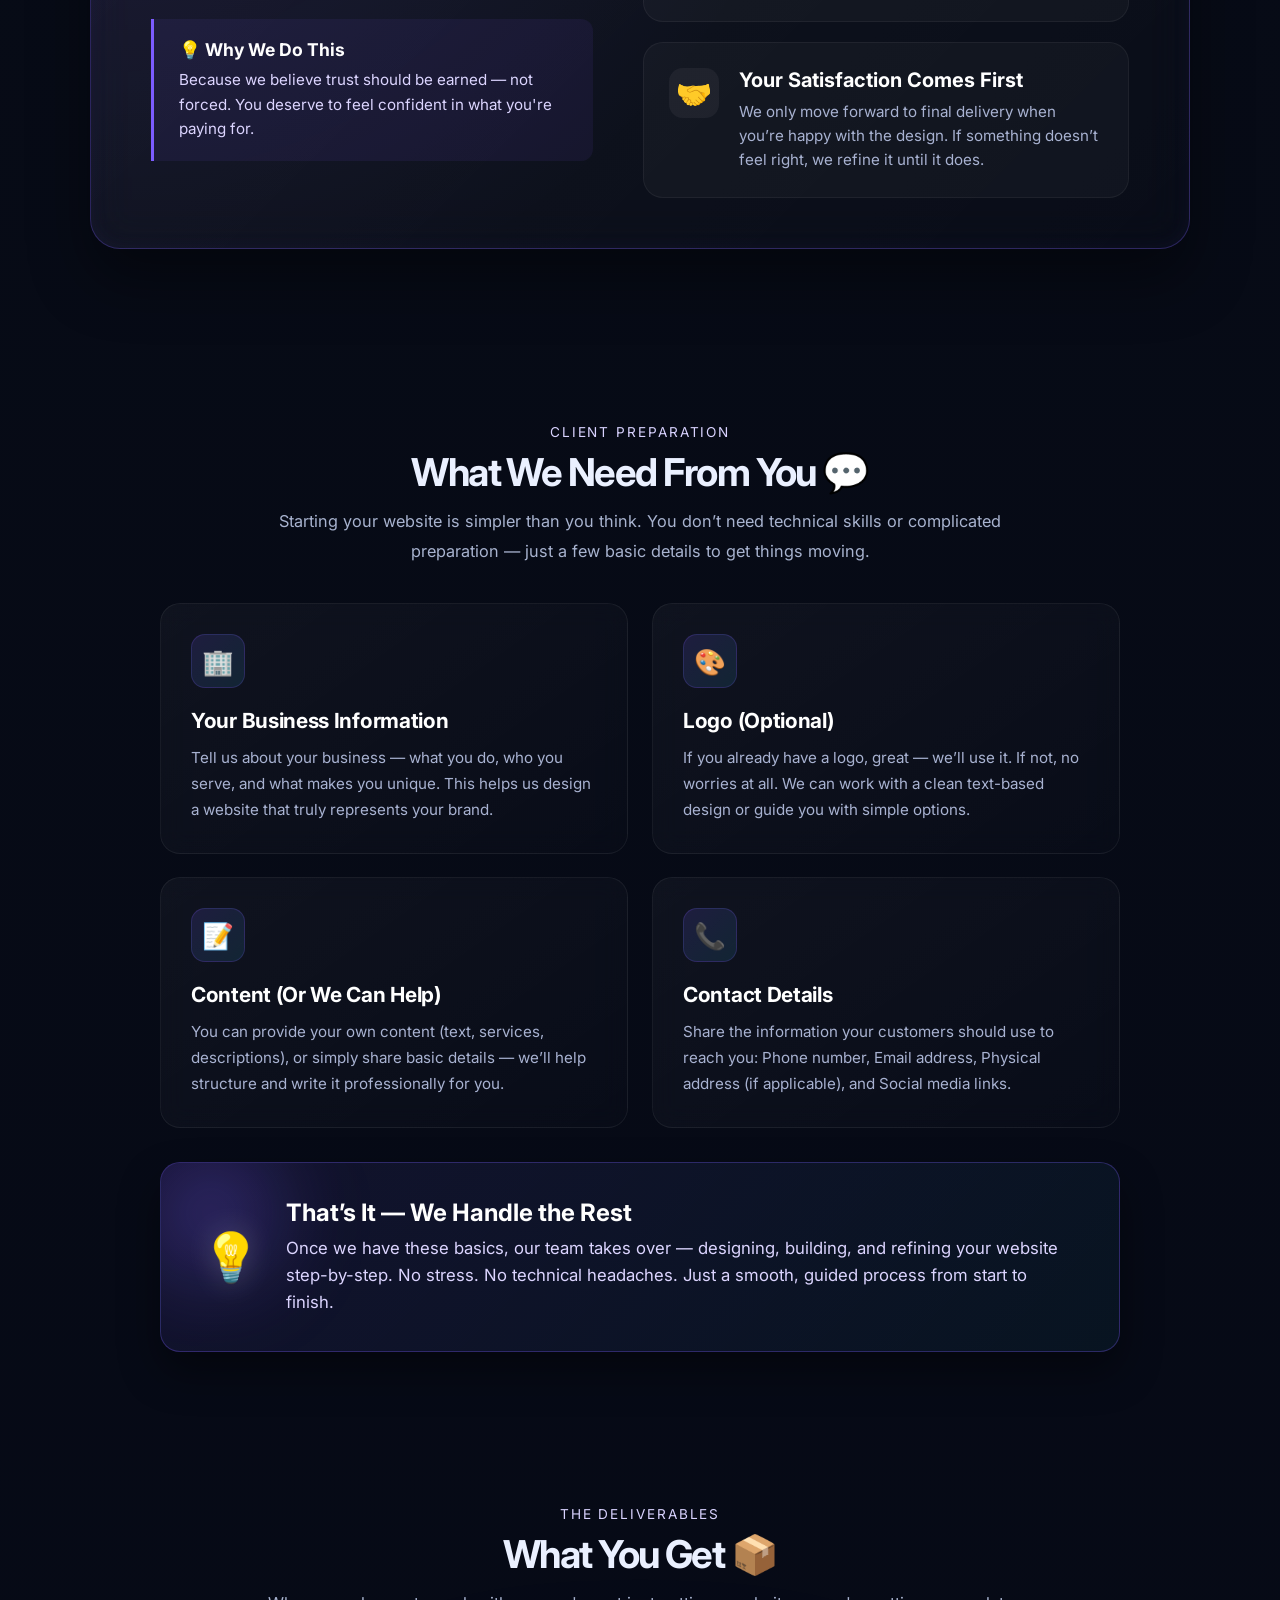
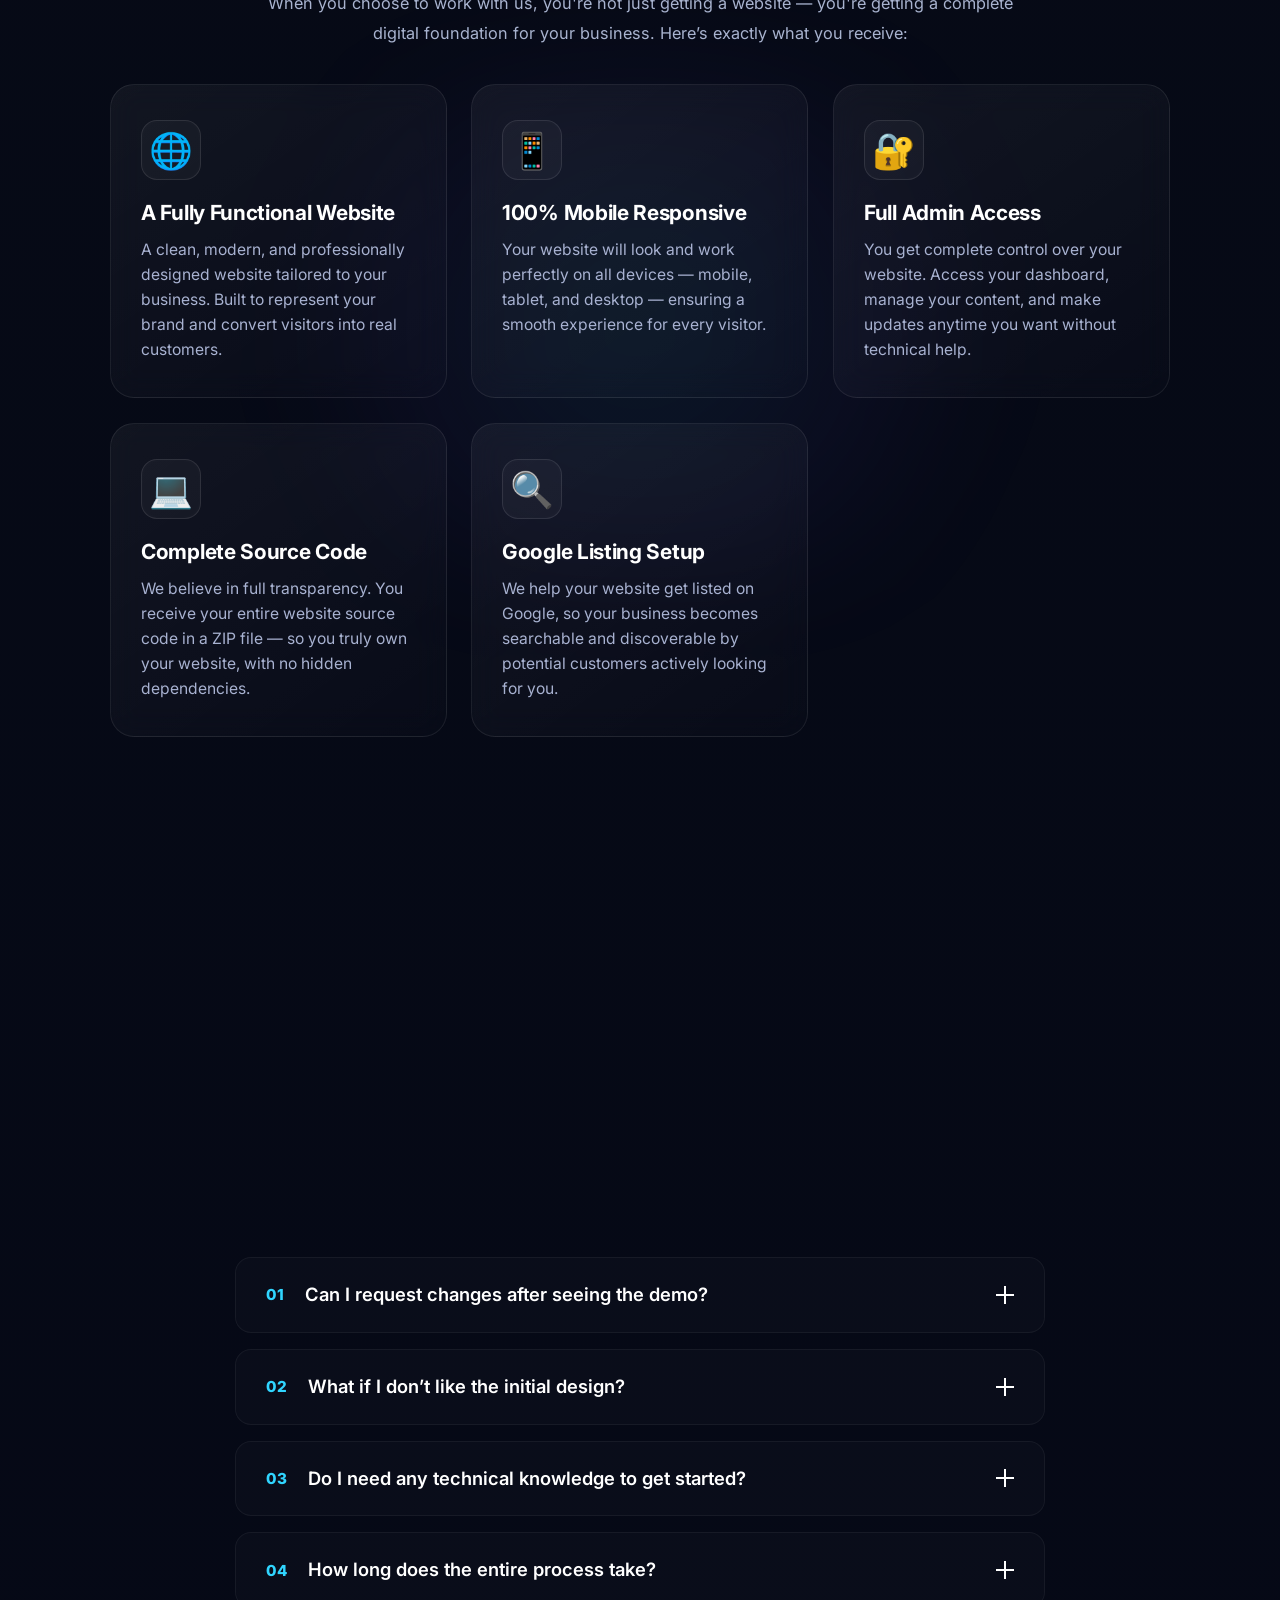
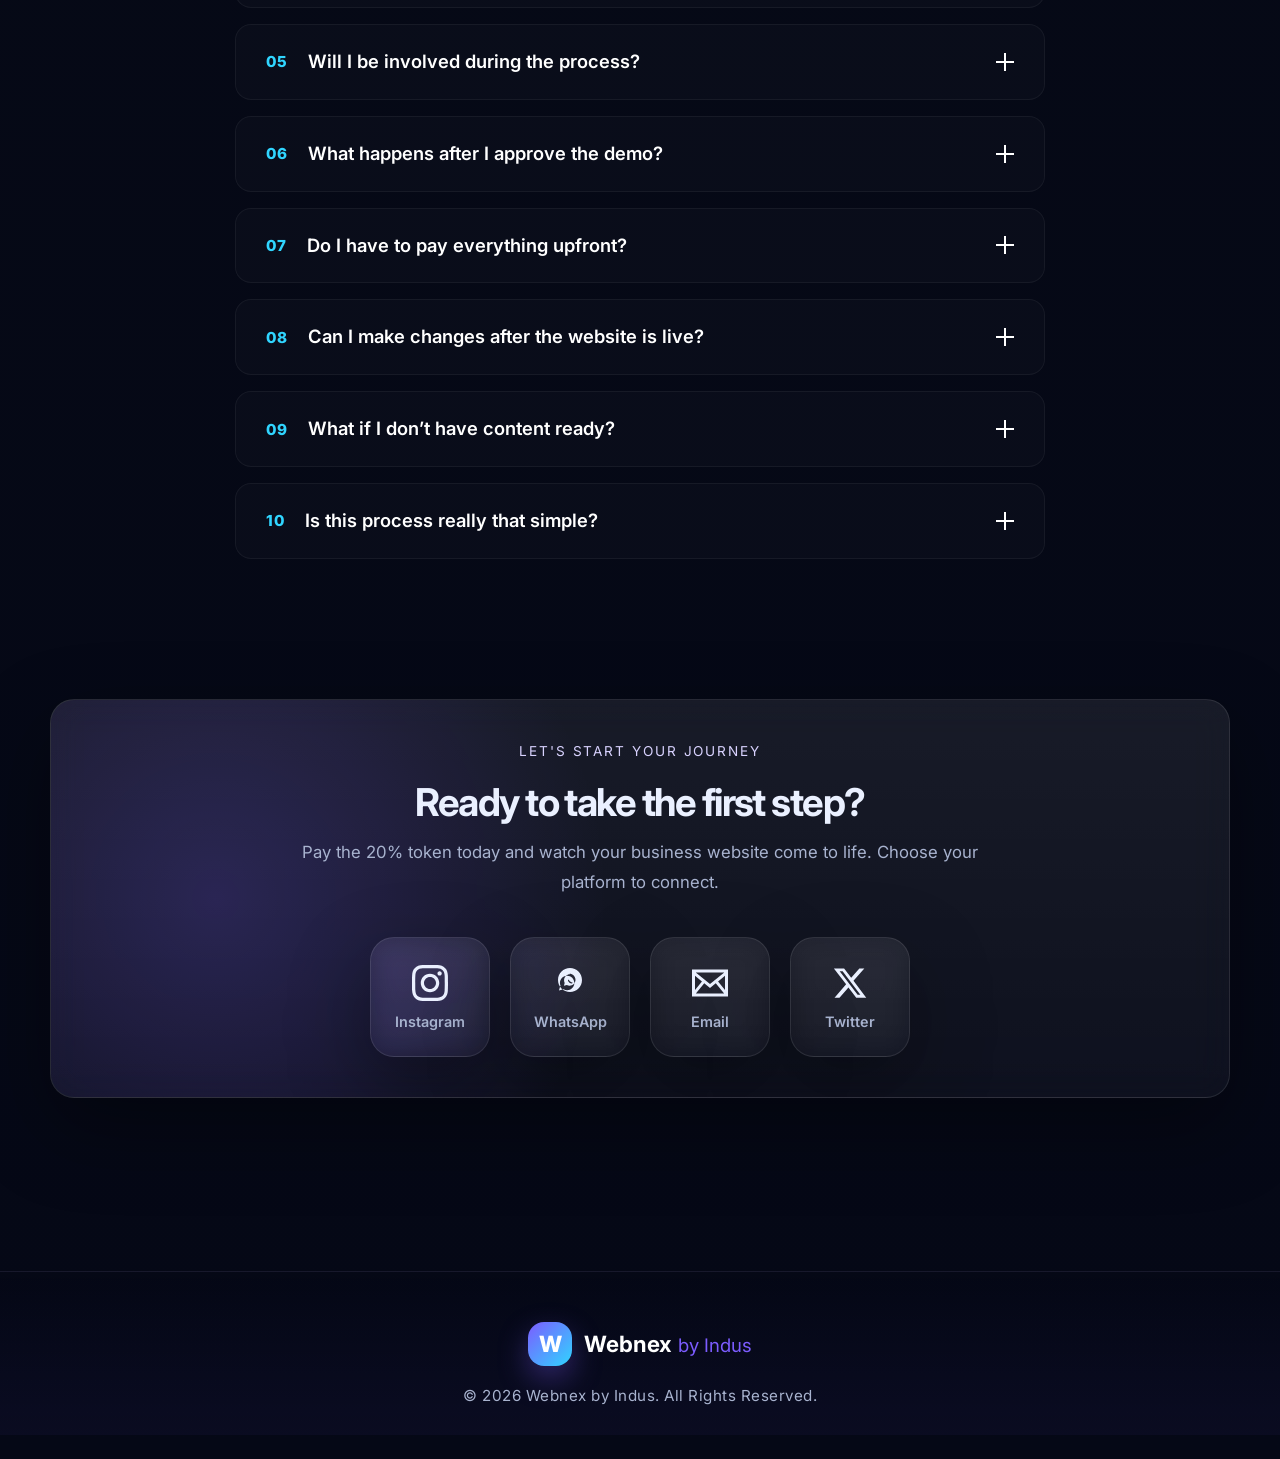
<file: process.html>
<!DOCTYPE html>
<html lang="en">
<head>
  <meta charset="UTF-8" />
  <meta name="viewport" content="width=device-width, initial-scale=1.0" />
  <meta name="theme-color" content="#070B16" />
  <title>Our Process - Webnex</title>
  <link href="https://fonts.googleapis.com/css2?family=Inter:wght@400;500;600;700;800&display=swap" rel="stylesheet">
  
  <link rel="stylesheet" href="css/style.css" />
  <link rel="stylesheet" href="css/process.css" />
</head>
<body>
  <div class="bg-layer"></div>
  <div class="orb orb-1"></div>
  <div class="orb orb-2"></div>
  <div class="orb orb-3"></div>
  <div class="grid-overlay"></div>

  <header class="site-header">
    <a class="brand" href="index.html" aria-label="Webnex by Indus home">
      <span class="brand-mark">W</span>
      <span class="brand-text">
        <strong>Webnex</strong>
        <small>by Indus</small>
      </span>
    </a>

    <button class="menu-btn" id="menuBtn" aria-label="Open menu" aria-expanded="false" aria-controls="siteNav">
      <span></span>
      <span></span>
      <span></span>
    </button>

    <nav class="site-nav" id="siteNav">
      <a href="index.html" class="nav-link">Home</a>
      
      <div class="dropdown">
        <a href="services.html" class="nav-link">Services <span class="arrow">▾</span></a>
        <div class="dropdown-content">
          <a href="services.html">All Services</a>
          <a href="reviews.html">Client Reviews</a>
          <a href="faq.html">FAQ</a>
        </div>
      </div>

      <a href="process.html" class="nav-link active">Process</a>
      
      <div class="dropdown">
        <a href="work.html" class="nav-link">About <span class="arrow">▾</span></a>
        <div class="dropdown-content">
          <a href="work.html">Our Story</a>
          <a href="social.html">Social Links</a>
        </div>
      </div>

      <a href="pricing.html" class="nav-link">Pricing</a>
      <a href="#contact" class="nav-cta cta-premium-click">Start Project</a>
    </nav>
  </header>

  <main id="top">
    <section class="hero section text-center-hero">
      <div class="hero-copy full-width" data-reveal>
        <div class="pill mx-auto">
          <span class="dot" style="background: #30D5FF; box-shadow: 0 0 10px #30D5FF;"></span>
          100% Transparent Workflow
        </div>
        <h1 class="mx-auto">How we bring your <span class="highlight-text">Vision to Life</span></h1>
        <p class="hero-text mx-auto">
          No confusion, no hidden fees. Just a clear, 5-step journey from your first message to a fully live, Google-listed business website.
        </p>
      </div>
    </section>

    <section class="section pt-0">
      <div class="journey-container">
        <div class="journey-line"></div>
        <div class="journey-line-glow" id="scrollLine"></div>

        <div class="journey-step left-step" data-reveal>
          <div class="step-dot">1</div>
          <div class="step-card">
            <span class="step-eyebrow">Project Kickoff</span>
            <h3>Booking & Details</h3>
            <p>We start by understanding your business, design preferences, and goals. To lock in your project, we take a nominal <strong>20% booking token</strong>. Once received, our design work officially begins.</p>
          </div>
        </div>

        <div class="journey-step right-step" data-reveal>
          <div class="step-dot">2</div>
          <div class="step-card">
            <span class="step-eyebrow">First Look</span>
            <h3>Demo Presentation</h3>
            <p>Within a few days, we will present a live working demo of your website. You get to see the colors, layout, and structure exactly as your customers will see it.</p>
          </div>
        </div>

        <div class="journey-step left-step" data-reveal>
          <div class="step-dot">3</div>
          <div class="step-card">
            <span class="step-eyebrow">Refinement</span>
            <h3>Feedback & Improvements</h3>
            <p>Your satisfaction is our priority. You tell us what changes or improvements you need in the demo, and our team will tweak the design until it perfectly matches your vision.</p>
          </div>
        </div>

        <div class="journey-step right-step" data-reveal>
          <div class="step-dot">4</div>
          <div class="step-card">
            <span class="step-eyebrow">Finalization</span>
            <h3>Hosting & 80% Handover</h3>
            <p>You decide: buy your own premium Domain/Hosting (subscription required), or use our <strong>Free Cloudflare Hosting</strong>. After clearing the <strong>remaining 80% payment</strong>, we hand over full admin access and provide your entire source code in a ZIP file.</p>
          </div>
        </div>

        <div class="journey-step left-step" data-reveal>
          <div class="step-dot" style="background: linear-gradient(135deg, #24D366, #12b861);">5</div>
          <div class="step-card final-step-card">
            <span class="step-eyebrow" style="color: #24D366;">Go Live</span>
            <h3>Google Listing & Live Setup</h3>
            <p>Regardless of your hosting choice, we will officially list your new website on Google. Your business is now digital, searchable, and ready to welcome new customers!</p>
          </div>
        </div>

      </div>
    </section>

<section class="section guarantee-section">
  
  <div class="guarantee-container" data-reveal>
    <div class="guarantee-glow"></div>

    <div class="guarantee-content">
      
      <div class="guarantee-header">
        <div class="shield-icon">
          <svg viewBox="0 0 24 24" fill="none" xmlns="http://www.w3.org/2000/svg">
            <path d="M12 22C12 22 20 18 20 12V5L12 2L4 5V12C4 18 12 22 12 22Z" stroke="url(#paint0_linear)" stroke-width="2" stroke-linecap="round" stroke-linejoin="round"/>
            <path d="M9 12L11 14L15 10" stroke="#30D5FF" stroke-width="2" stroke-linecap="round" stroke-linejoin="round"/>
            <defs>
              <linearGradient id="paint0_linear" x1="4" y1="2" x2="20" y2="22" gradientUnits="userSpaceOnUse">
                <stop stop-color="#7C5CFF"/>
                <stop offset="1" stop-color="#30D5FF"/>
              </linearGradient>
            </defs>
          </svg>
        </div>
        <span class="eyebrow">Our Promise</span>
        <h2>No Risk Guarantee</h2>
        <p class="guarantee-intro">We understand that investing in a website can feel like a big decision — especially when you’re not sure what the final result will look like. That’s why we’ve made our process completely risk-free for you.</p>
        
        <div class="guarantee-why">
          <strong>💡 Why We Do This</strong>
          <p>Because we believe trust should be earned — not forced. You deserve to feel confident in what you're paying for.</p>
        </div>
      </div>

      <div class="guarantee-pillars">
        
        <div class="g-pillar-card">
          <div class="g-icon">💬</div>
          <div>
            <h3>Pay Only When Confident</h3>
            <p>We start with a small 20% booking. After that, we design and present a live working demo. You see exactly how it looks and feels — <em>before</em> making the full payment.</p>
          </div>
        </div>

        <div class="g-pillar-card">
          <div class="g-icon">👀</div>
          <div>
            <h3>See It Before You Commit</h3>
            <p>No guesswork. No surprises. You don’t have to imagine the final result based on sketches or promises — you experience the actual website first.</p>
          </div>
        </div>

        <div class="g-pillar-card">
          <div class="g-icon">🤝</div>
          <div>
            <h3>Your Satisfaction Comes First</h3>
            <p>We only move forward to final delivery when you’re happy with the design. If something doesn’t feel right, we refine it until it does.</p>
          </div>
        </div>

      </div>

    </div>
  </div>
</section>

    <section class="section req-section">
  <div class="section-head text-center" data-reveal>
    <span class="eyebrow">Client Preparation</span>
    <h2>What We Need From You 💬</h2>
    <p>Starting your website is simpler than you think. You don’t need technical skills or complicated preparation — just a few basic details to get things moving.</p>
  </div>

  <div class="req-grid">
    
    <div class="req-card" data-reveal>
      <div class="req-icon-wrapper">
        <span class="req-icon">🏢</span>
      </div>
      <h3>Your Business Information</h3>
      <p>Tell us about your business — what you do, who you serve, and what makes you unique. This helps us design a website that truly represents your brand.</p>
    </div>

    <div class="req-card" data-reveal>
      <div class="req-icon-wrapper">
        <span class="req-icon">🎨</span>
      </div>
      <h3>Logo (Optional)</h3>
      <p>If you already have a logo, great — we’ll use it. If not, no worries at all. We can work with a clean text-based design or guide you with simple options.</p>
    </div>

    <div class="req-card" data-reveal>
      <div class="req-icon-wrapper">
        <span class="req-icon">📝</span>
      </div>
      <h3>Content (Or We Can Help)</h3>
      <p>You can provide your own content (text, services, descriptions), or simply share basic details — we’ll help structure and write it professionally for you.</p>
    </div>

    <div class="req-card" data-reveal>
      <div class="req-icon-wrapper">
        <span class="req-icon">📞</span>
      </div>
      <h3>Contact Details</h3>
      <p>Share the information your customers should use to reach you: Phone number, Email address, Physical address (if applicable), and Social media links.</p>
    </div>

    <div class="req-conclusion" data-reveal>
      <div class="glow-bg-layer"></div>
      <div class="conclusion-content">
        <div class="conclusion-icon">💡</div>
        <div>
          <h3>That’s It — We Handle the Rest</h3>
          <p>Once we have these basics, our team takes over — designing, building, and refining your website step-by-step. No stress. No technical headaches. Just a smooth, guided process from start to finish.</p>
        </div>
      </div>
    </div>

  </div>
</section>

<section class="section deliver-section">
  <div class="deliver-glow-bg"></div>

  <div class="section-head text-center" data-reveal>
    <span class="eyebrow">The Deliverables</span>
    <h2>What You Get 📦</h2>
    <p>When you choose to work with us, you're not just getting a website — you're getting a complete digital foundation for your business. Here’s exactly what you receive:</p>
  </div>

  <div class="deliver-grid">
    
    <div class="deliver-card" data-reveal>
      <div class="deliver-icon">🌐</div>
      <h3>A Fully Functional Website</h3>
      <p>A clean, modern, and professionally designed website tailored to your business. Built to represent your brand and convert visitors into real customers.</p>
    </div>

    <div class="deliver-card" data-reveal>
      <div class="deliver-icon">📱</div>
      <h3>100% Mobile Responsive</h3>
      <p>Your website will look and work perfectly on all devices — mobile, tablet, and desktop — ensuring a smooth experience for every visitor.</p>
    </div>

    <div class="deliver-card" data-reveal>
      <div class="deliver-icon">🔐</div>
      <h3>Full Admin Access</h3>
      <p>You get complete control over your website. Access your dashboard, manage your content, and make updates anytime you want without technical help.</p>
    </div>

    <div class="deliver-card" data-reveal>
      <div class="deliver-icon">💻</div>
      <h3>Complete Source Code</h3>
      <p>We believe in full transparency. You receive your entire website source code in a ZIP file — so you truly own your website, with no hidden dependencies.</p>
    </div>

    <div class="deliver-card" data-reveal>
      <div class="deliver-icon">🔍</div>
      <h3>Google Listing Setup</h3>
      <p>We help your website get listed on Google, so your business becomes searchable and discoverable by potential customers actively looking for you.</p>
    </div>

    <div class="deliver-conclusion" data-reveal>
      <div class="deliver-conclusion-inner">
        <div class="deliver-conclusion-icon">💡</div>
        <div class="deliver-conclusion-text">
          <h3>Everything You Need — Nothing You Don’t</h3>
          <p>No unnecessary complexity. No hidden costs. Just everything required to launch your business online — the right way.</p>
        </div>
      </div>
    </div>

  </div>
</section>

<section class="section process-faq-section">
  <div class="section-head text-center" data-reveal>
    <span class="eyebrow">Clear Doubts</span>
    <h2>Process Related FAQs ❓</h2>
    <p>Honest answers to the most common questions about how we work.</p>
  </div>

  <div class="process-faq-wrapper" data-reveal>
    
    <div class="p-faq-item">
      <button class="p-faq-question">
        <span class="p-faq-num">01</span>
        <span class="p-faq-text">Can I request changes after seeing the demo?</span>
        <span class="p-faq-toggle"></span>
      </button>
      <div class="p-faq-answer">
        <div class="p-faq-inner">
          <p>Of course. That’s the whole point of the demo.<br>
          <em>We don’t expect you to fall in love at first sight — we refine it until you do.</em></p>
        </div>
      </div>
    </div>

    <div class="p-faq-item">
      <button class="p-faq-question">
        <span class="p-faq-num">02</span>
        <span class="p-faq-text">What if I don’t like the initial design?</span>
        <span class="p-faq-toggle"></span>
      </button>
      <div class="p-faq-answer">
        <div class="p-faq-inner">
          <p>Then we improve it. Simple.<br>
          <em>We don’t move forward until it actually feels right for your business.</em></p>
        </div>
      </div>
    </div>

    <div class="p-faq-item">
      <button class="p-faq-question">
        <span class="p-faq-num">03</span>
        <span class="p-faq-text">Do I need any technical knowledge to get started?</span>
        <span class="p-faq-toggle"></span>
      </button>
      <div class="p-faq-answer">
        <div class="p-faq-inner">
          <p>Not at all.<br>
          <em>If you can explain your business, you already qualify.</em></p>
        </div>
      </div>
    </div>

    <div class="p-faq-item">
      <button class="p-faq-question">
        <span class="p-faq-num">04</span>
        <span class="p-faq-text">How long does the entire process take?</span>
        <span class="p-faq-toggle"></span>
      </button>
      <div class="p-faq-answer">
        <div class="p-faq-inner">
          <p>Usually within a few days to a couple of weeks.<br>
          <em>(Yes, faster than most people expect.)</em></p>
        </div>
      </div>
    </div>

    <div class="p-faq-item">
      <button class="p-faq-question">
        <span class="p-faq-num">05</span>
        <span class="p-faq-text">Will I be involved during the process?</span>
        <span class="p-faq-toggle"></span>
      </button>
      <div class="p-faq-answer">
        <div class="p-faq-inner">
          <p>Only where it matters.<br>
          <em>We won’t disturb you for every tiny detail — but your feedback is always welcome.</em></p>
        </div>
      </div>
    </div>

    <div class="p-faq-item">
      <button class="p-faq-question">
        <span class="p-faq-num">06</span>
        <span class="p-faq-text">What happens after I approve the demo?</span>
        <span class="p-faq-toggle"></span>
      </button>
      <div class="p-faq-answer">
        <div class="p-faq-inner">
          <p>We move to final setup, hosting, and launch.<br>
          <em>Basically, your website goes from “almost ready” to “live and working.”</em></p>
        </div>
      </div>
    </div>

    <div class="p-faq-item">
      <button class="p-faq-question">
        <span class="p-faq-num">07</span>
        <span class="p-faq-text">Do I have to pay everything upfront?</span>
        <span class="p-faq-toggle"></span>
      </button>
      <div class="p-faq-answer">
        <div class="p-faq-inner">
          <p>No.<br>
          <em>We start with just 20%, and the rest only after you’re satisfied with the demo.</em></p>
        </div>
      </div>
    </div>

    <div class="p-faq-item">
      <button class="p-faq-question">
        <span class="p-faq-num">08</span>
        <span class="p-faq-text">Can I make changes after the website is live?</span>
        <span class="p-faq-toggle"></span>
      </button>
      <div class="p-faq-answer">
        <div class="p-faq-inner">
          <p>Yes, it’s your website after all.<br>
          <em>You’ll have full access — and we’ll guide you if needed.</em></p>
        </div>
      </div>
    </div>

    <div class="p-faq-item">
      <button class="p-faq-question">
        <span class="p-faq-num">09</span>
        <span class="p-faq-text">What if I don’t have content ready?</span>
        <span class="p-faq-toggle"></span>
      </button>
      <div class="p-faq-answer">
        <div class="p-faq-inner">
          <p>That’s completely fine.<br>
          <em>You bring the idea — we help shape it into something professional.</em></p>
        </div>
      </div>
    </div>

    <div class="p-faq-item">
      <button class="p-faq-question">
        <span class="p-faq-num">10</span>
        <span class="p-faq-text">Is this process really that simple?</span>
        <span class="p-faq-toggle"></span>
      </button>
      <div class="p-faq-answer">
        <div class="p-faq-inner">
          <p>Honestly… yes.<br>
          <em>We’ve removed the confusion so you don’t have to deal with it.</em></p>
        </div>
      </div>
    </div>

  </div>
</section>

    <section id="contact" class="section cta-section">
      <div class="cta-card" data-reveal>
        <span class="eyebrow">Let's Start Your Journey</span>
        <h2>Ready to take the first step?</h2>
        <p class="cta-text">Pay the 20% token today and watch your business website come to life. Choose your platform to connect.</p>
        <div class="contact-options-wrapper">
          <div class="contact-options-grid">
            
            <a href="https://www.instagram.com/webnex_by_indus/" target="_blank" rel="noopener noreferrer" class="contact-icon-btn insta-btn" aria-label="Contact on Instagram">
                <svg class="icon-svg" viewBox="0 0 24 24"><path d="M12 2.163c3.204 0 3.584.012 4.85.07 3.252.148 4.771 1.691 4.919 4.919.058 1.265.069 1.645.069 4.849 0 3.205-.012 3.584-.069 4.849-.149 3.225-1.664 4.771-4.919 4.919-1.266.058-1.644.07-4.85.07-3.204 0-3.584-.012-4.849-.07-3.26-.149-4.771-1.699-4.919-4.92-.058-1.265-.07-1.644-.07-4.849 0-3.204.013-3.583.07-4.849.149-3.227 1.664-4.771 4.919-4.919 1.266-.057 1.645-.069 4.849-.069zm0-2.163c-3.259 0-3.667.014-4.947.072-4.358.2-6.78 2.618-6.98 6.98-.059 1.281-.073 1.689-.073 4.948 0 3.259.014 3.668.072 4.948.2 4.358 2.618 6.78 6.98 6.98 1.281.058 1.689.072 4.948.072 3.259 0 3.668-.014 4.948-.072 4.354-.2 6.782-2.618 6.979-6.98.059-1.28.073-1.689.073-4.948 0-3.259-.014-3.667-.072-4.947-.196-4.354-2.617-6.78-6.979-6.98-1.281-.059-1.69-.073-4.949-.073zm0 5.838c-3.403 0-6.162 2.759-6.162 6.162s2.759 6.163 6.162 6.163 6.162-2.759 6.162-6.163c0-3.403-2.759-6.162-6.162-6.162zm0 10.162c-2.209 0-4-1.79-4-4 0-2.209 1.791-4 4-4s4 1.791 4 4c0 2.21-1.791 4-4 4zm6.406-11.845c-.796 0-1.441.645-1.441 1.44s.645 1.44 1.441 1.44c.795 0 1.439-.645 1.439-1.44s-.644-1.44-1.439-1.44z"/></svg>
                <span class="icon-label">Instagram</span>
            </a>

            <a href="https://wa.me/917779998054" target="_blank" rel="noopener noreferrer" class="contact-icon-btn whatsapp-btn" aria-label="Contact on WhatsApp">
                <svg class="icon-svg" viewBox="0 0 24 24"><path d="M12.031 6.172c-2.202 0-3.991 1.789-3.991 3.991 0 .633.148 1.233.412 1.765l-.53 1.936 1.983-.52c.518.291 1.121.458 1.765.458 2.202 0 3.991-1.789 3.991-3.991 0-2.202-1.789-3.991-3.991-3.991zm1.767 5.672c-.114.285-.515.421-.855.421-.314 0-.687-.132-1.011-.295-.615-.31-1.054-.875-1.282-1.558-.093-.28.163-.564.444-.564.122 0 .236.046.323.13.143.141.22.35.337.5.158.204.382.261.6.223.111-.019.208-.073.279-.158.118-.14.188-.317.188-.507 0-.083-.013-.162-.037-.237-.061-.19-.24-.31-.444-.31h-.037c-.126 0-.246.04-.344.116-.07.054-.117.13-.133.216-.011.059-.011.121 0 .18.016.086.063.162.133.216.098.076.218.116.344.116h.037c.102 0 .199-.031.28-.088.163-.114.24-.31.22-.507-.01-.09-.046-.175-.1-.246-.057-.075-.133-.129-.22-.158s-.183-.037-.279-.023c-.218.038-.442.223-.6.421-.117.14-.194.317-.194.5 0 .19.077.367.194.507.228.274.667.498 1.282.813.324.163.697.295 1.011.295.34 0 .741-.136.855-.421zm6.202-1.844c0 4.418-3.582 8-8 8s-8-3.582-8-8 3.582-8 8-8 8 3.582 8 8zm-14.531 3.991l-.816 2.973 3.037-.796c.712.417 1.528.653 2.404.653 2.651 0 4.8-2.149 4.8-4.8s-2.149-4.8-4.8-4.8-4.8 2.149-4.8 4.8c0 .72.16 1.402.443 2.015z"/></svg>
                <span class="icon-label">WhatsApp</span>
            </a>

            <a href="mailto: indusreach@outlook.com" class="contact-icon-btn email-btn" aria-label="Send an Email">
                <svg class="icon-svg" viewBox="0 0 24 24"><path d="M0 3v18h24v-18h-24zm6.623 7.929l-4.623 5.712v-9.458l4.623 3.746zm-4.141-5.929h19.035l-9.517 7.713-9.518-7.713zm5.694 7.188l3.824 3.099 3.83-3.104 5.612 6.817h-18.879l5.613-6.812zm9.208-1.26l4.616-3.741v9.461l-4.616-5.72z"/></svg>
                <span class="icon-label">Email</span>
            </a>

            <a href="https://x.com/webnex_by_indus" target="_blank" rel="noopener noreferrer" class="contact-icon-btn twitter-btn" aria-label="Contact on Twitter">
                <svg class="icon-svg" viewBox="0 0 24 24"><path d="M18.244 2.25h3.308l-7.227 8.26 8.502 11.24H16.17l-5.214-6.817L4.99 21.75H1.68l7.73-8.835L1.254 2.25H8.08l4.713 6.231zm-1.161 17.52h1.833L7.084 4.126H5.117z"/></svg>
                <span class="icon-label">Twitter</span>
            </a>
          </div>
        </div>
      </div>
    </section>
  </main>

  <footer class="site-footer">
    <div class="footer-content">
      <div class="footer-logo">
        <span class="brand-mark">W</span>
        <span><strong>Webnex</strong> <small style="color:var(--primary);">by Indus</small></span>
      </div>
      <p class="footer-copyright">© 2026 Webnex by Indus. All Rights Reserved.</p>
    </div>
  </footer>
  <script src="js/main.js"></script>
<script>
  document.addEventListener('DOMContentLoaded', function() {
    const processFaqs = document.querySelectorAll('.p-faq-question');
    
    processFaqs.forEach(question => {
      question.addEventListener('click', function() {
        const item = this.parentElement;
        const answer = this.nextElementSibling;
        const inner = answer.querySelector('.p-faq-inner');

        // Close all others
        document.querySelectorAll('.p-faq-item').forEach(otherItem => {
          if (otherItem !== item) {
            otherItem.classList.remove('active');
            const otherAnswer = otherItem.querySelector('.p-faq-answer');
            if (otherAnswer) otherAnswer.style.maxHeight = null;
          }
        });

        // Toggle current
        item.classList.toggle('active');
        if (item.classList.contains('active')) {
          answer.style.maxHeight = inner.offsetHeight + "px";
        } else {
          answer.style.maxHeight = null;
        }
      });
    });
  });
</script>
</body>
</html>
</file>
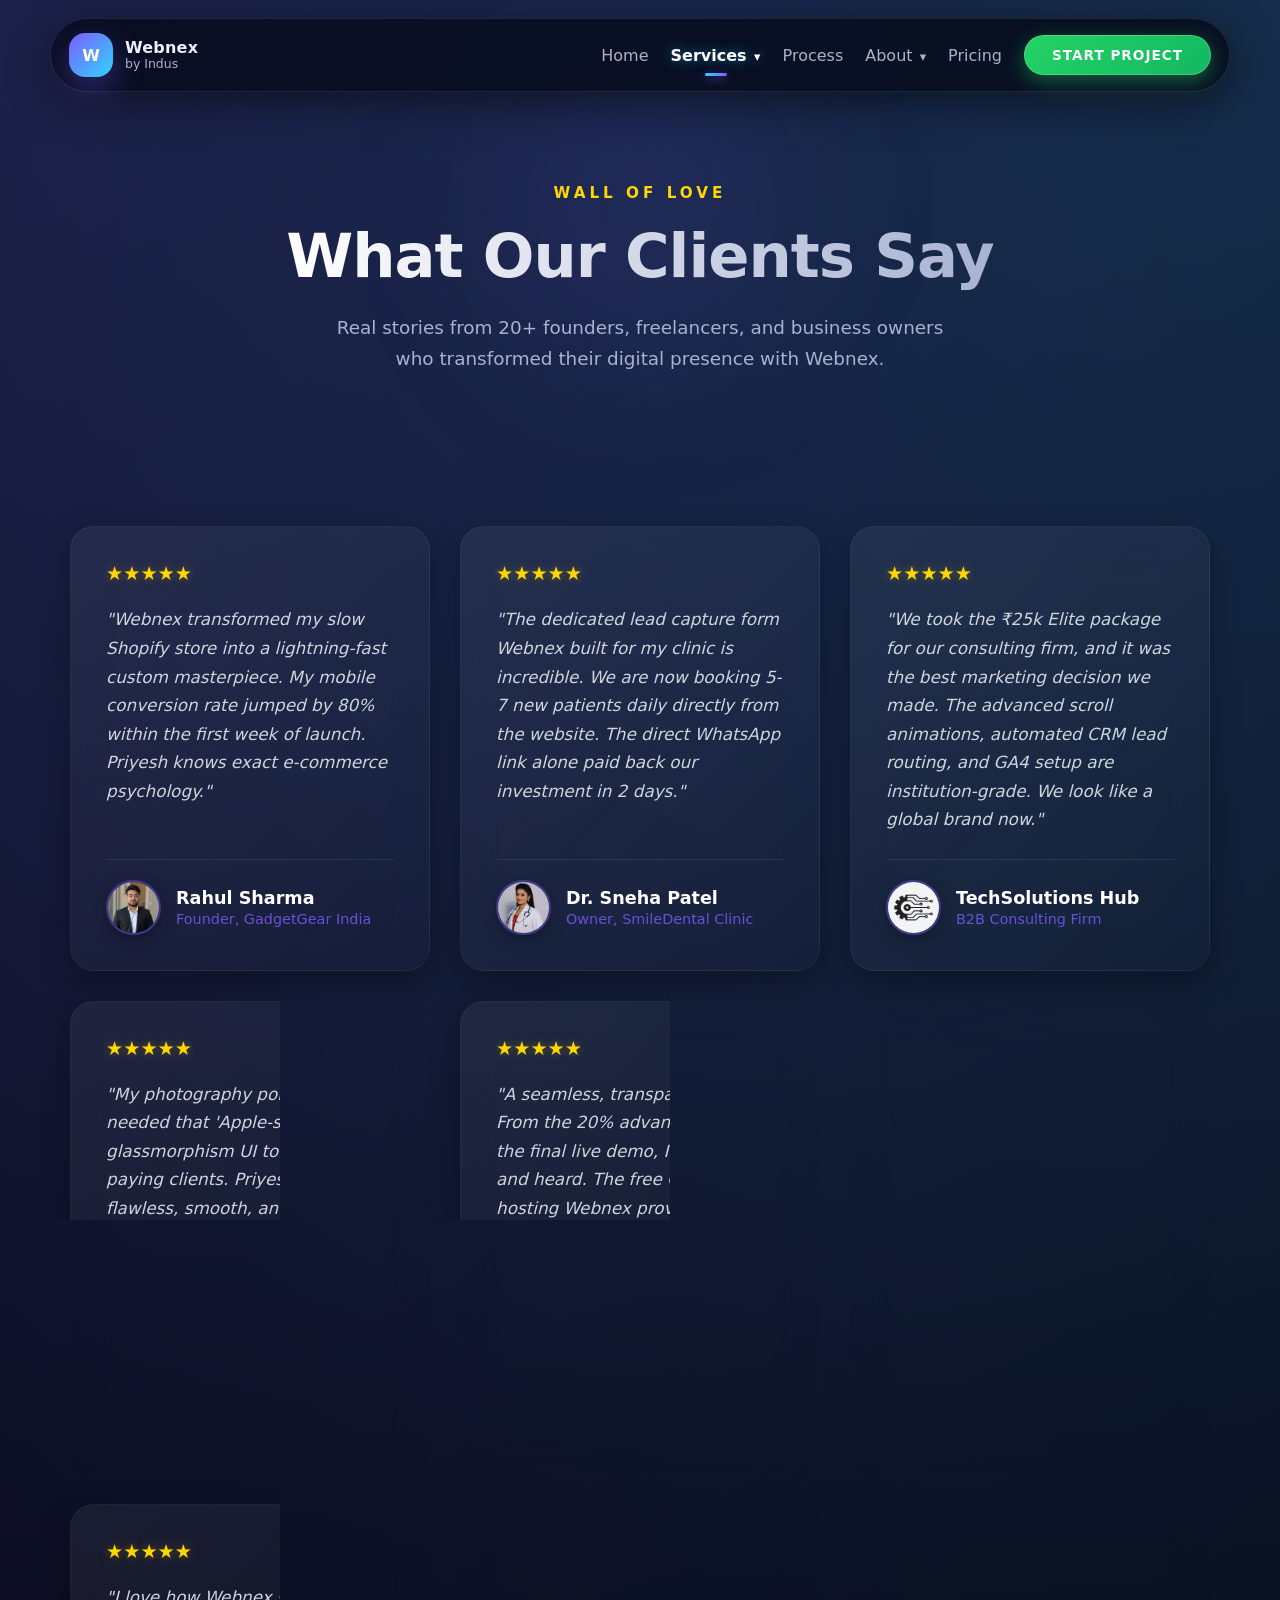
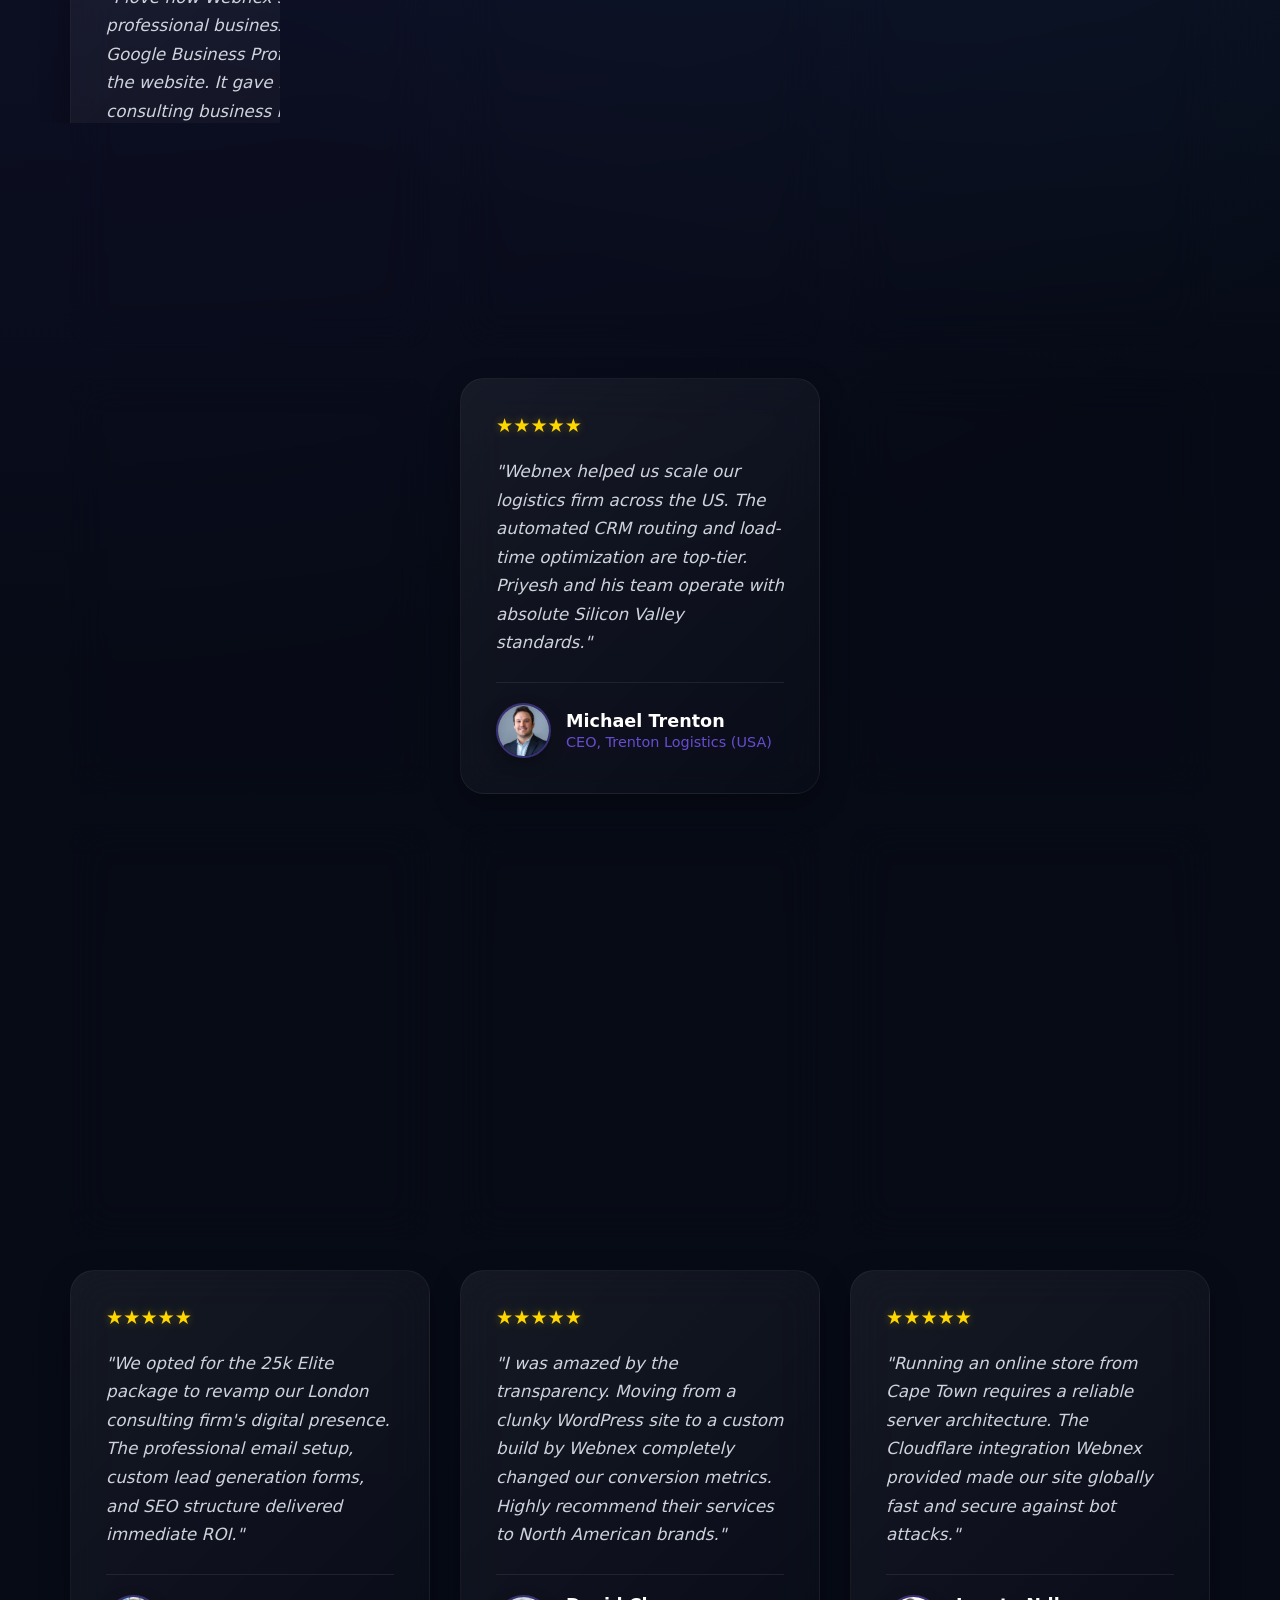
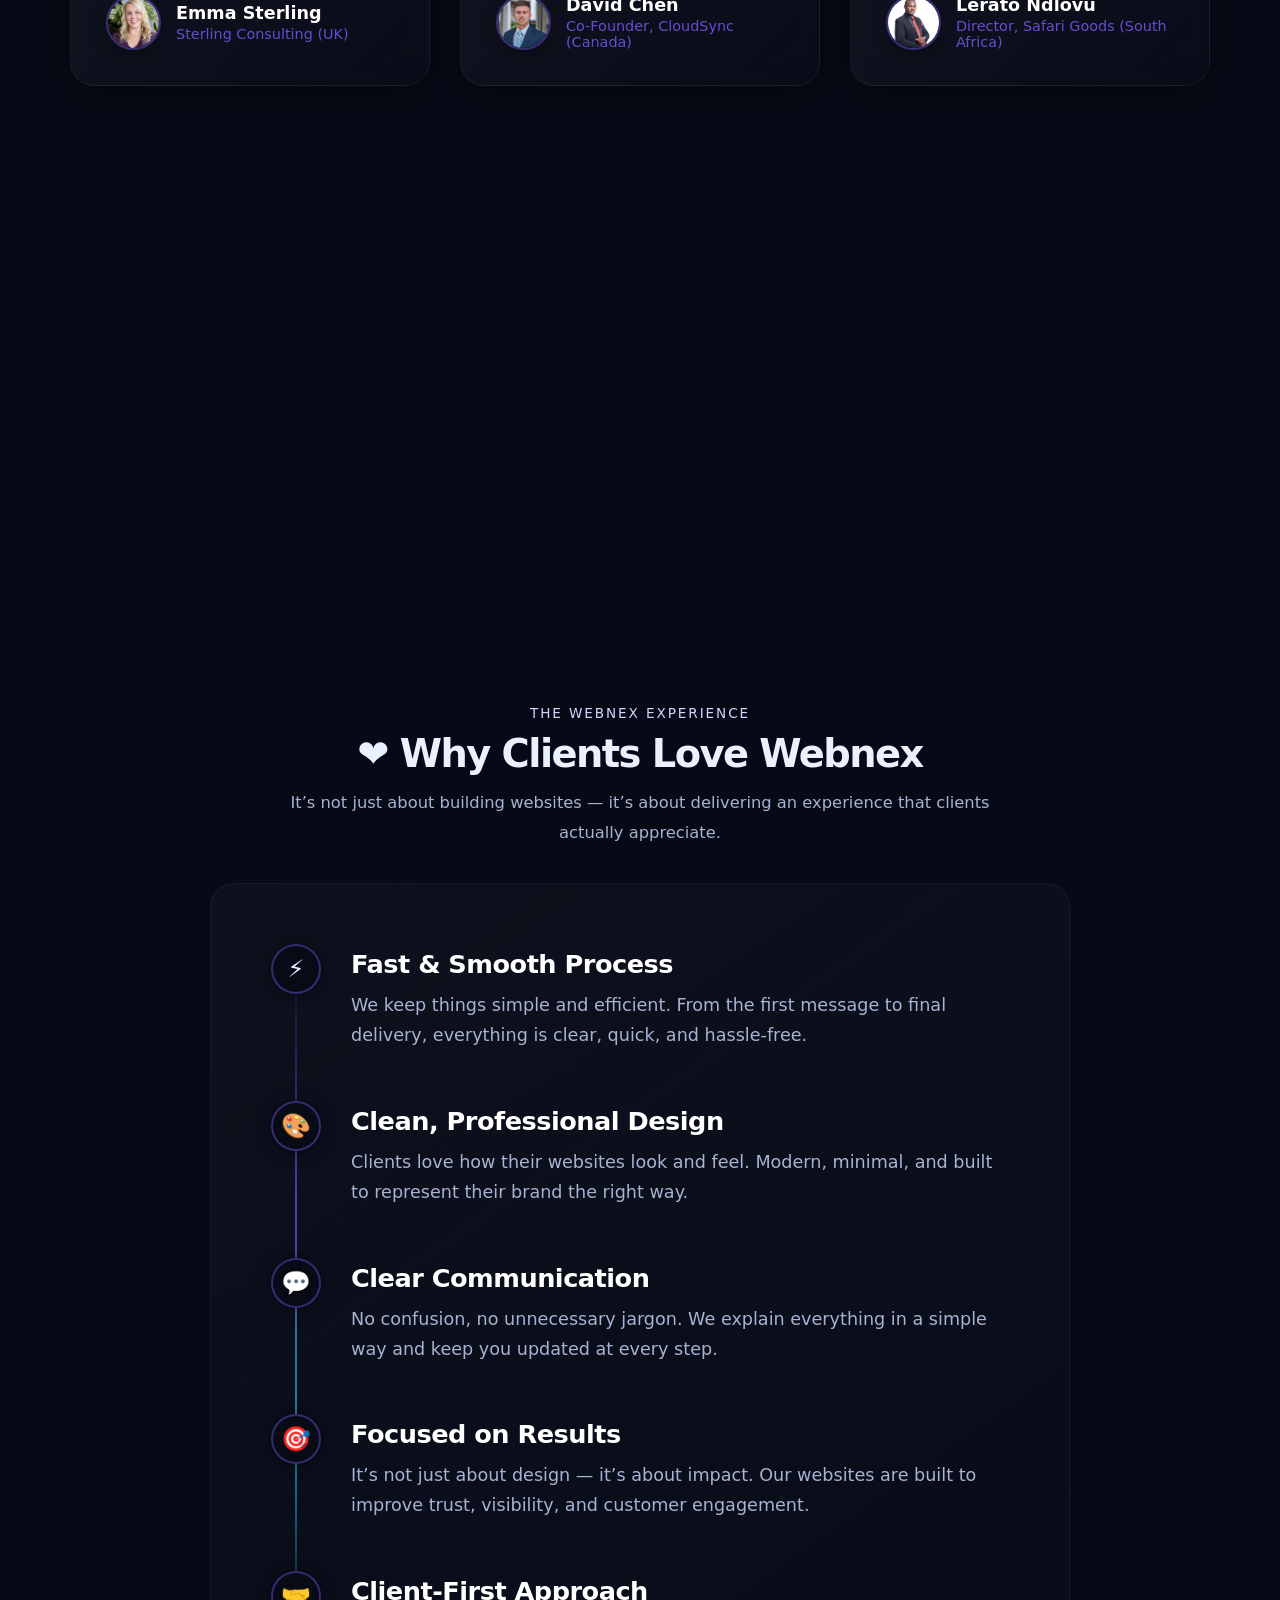
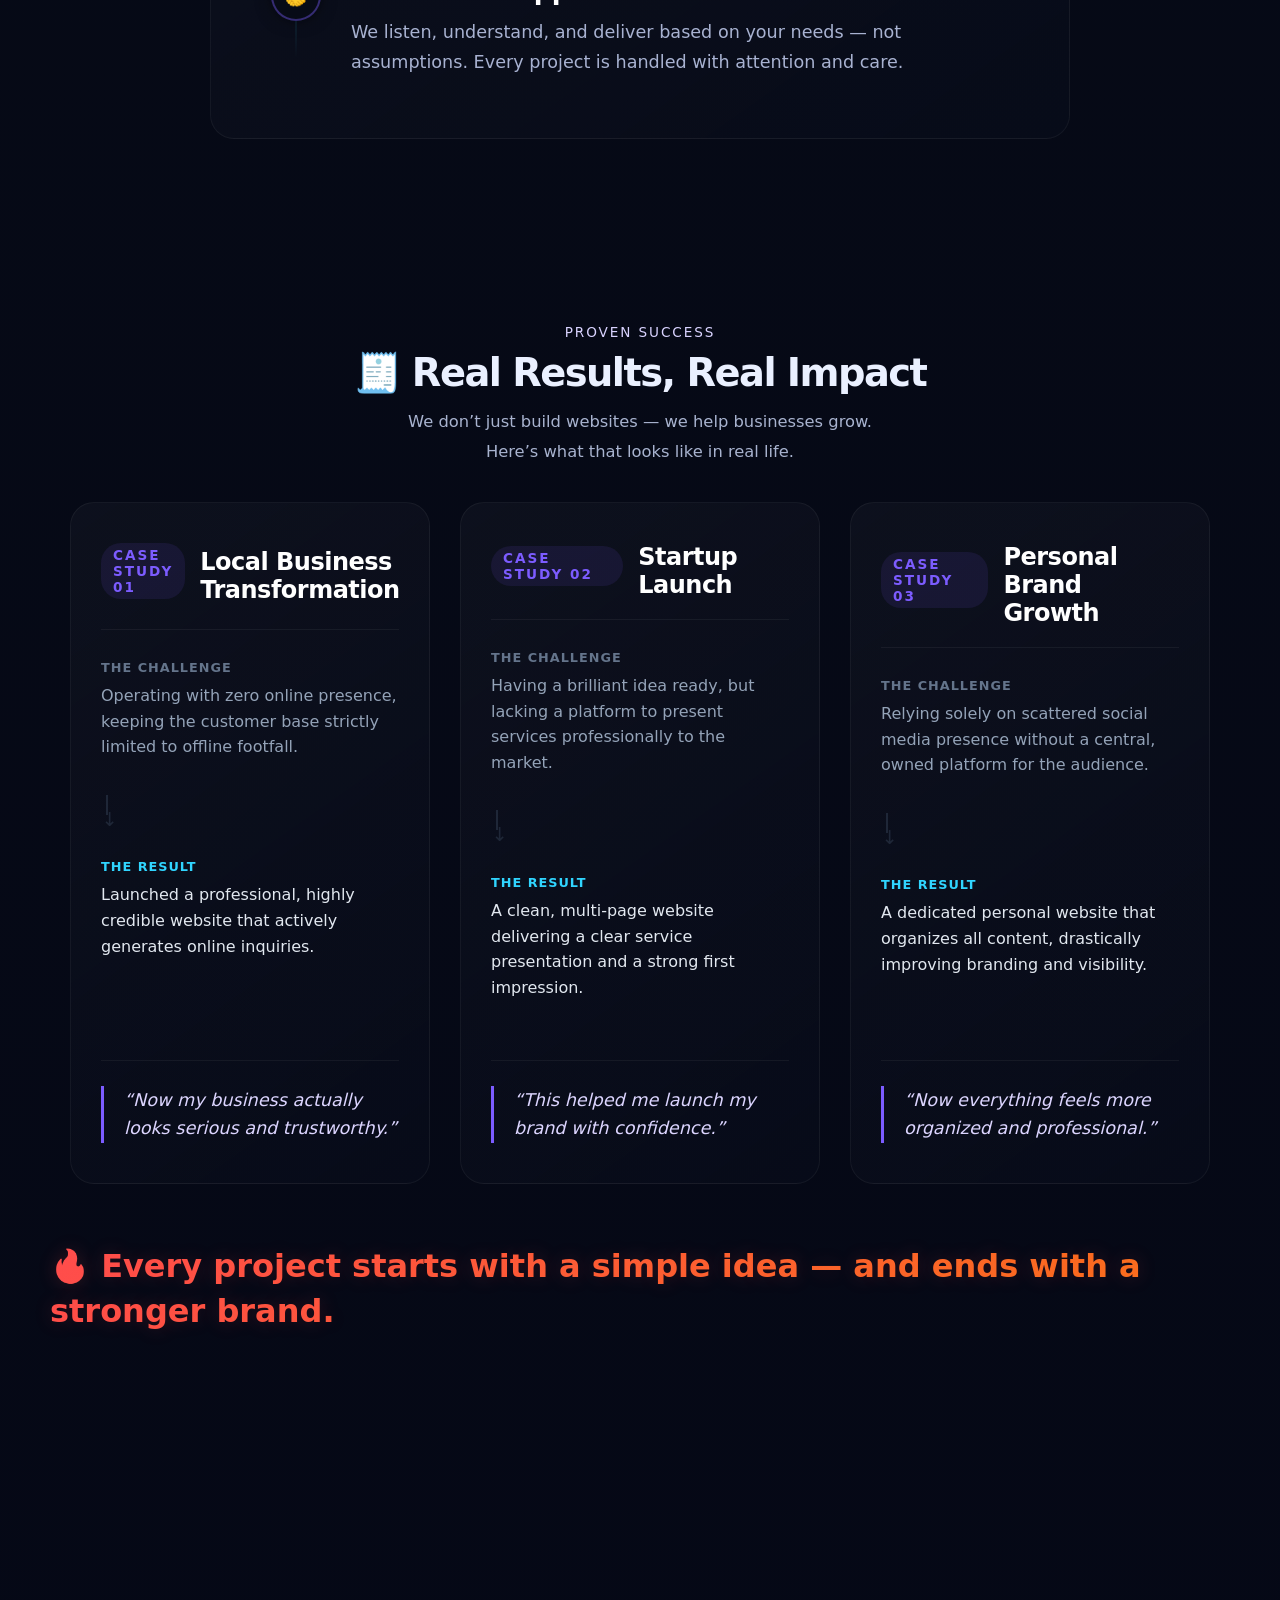
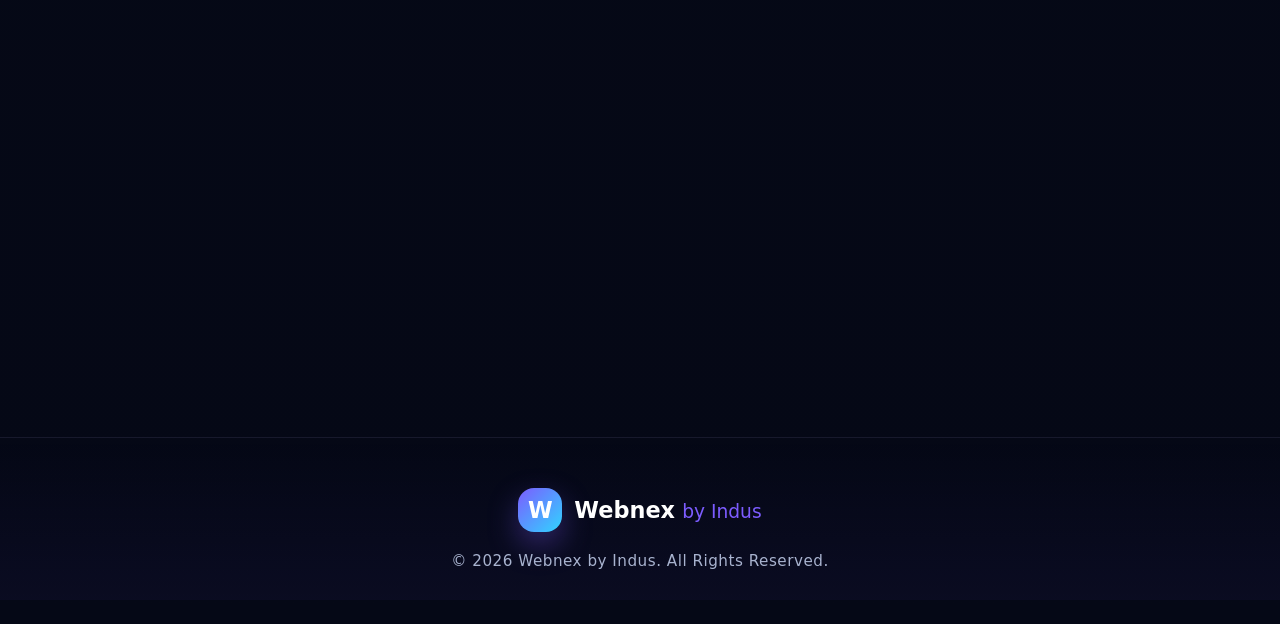
<file: reviews.html>
<!DOCTYPE html>
<html lang="en">
<head>
  <meta charset="UTF-8">
  <meta name="viewport" content="width=device-width, initial-scale=1.0">
  <title>Client Reviews | Webnex by Indus</title>
  
  <link rel="stylesheet" href="css/style.css">
  <link rel="stylesheet" href="css/reviews.css">
</head>
<body>

  <header class="site-header">
    <a class="brand" href="index.html" aria-label="Webnex home">
      <span class="brand-mark">W</span>
      <span class="brand-text"><strong>Webnex</strong><small>by Indus</small></span>
    </a>

    <button class="menu-btn" id="menuBtn" aria-label="Open menu">
      <span></span><span></span><span></span>
    </button>

    <nav class="site-nav" id="siteNav">
      <a href="index.html" class="nav-link">Home</a>
      
      <div class="dropdown">
        <a href="services.html" class="nav-link active">Services <span class="arrow">▾</span></a>
        <div class="dropdown-content">
          <a href="services.html">All Services</a>
          <a href="reviews.html">Client Reviews</a>
          <a href="faq.html">FAQ</a>
        </div>
      </div>

      <a href="process.html" class="nav-link">Process</a>
      
      <div class="dropdown">
        <a href="work.html" class="nav-link">About <span class="arrow">▾</span></a>
        <div class="dropdown-content">
          <a href="work.html">Our Story</a>
          <a href="social.html">Social Links</a>
        </div>
      </div>

      <a href="pricing.html" class="nav-link">Pricing</a>
      <a href="#contact" class="nav-cta cta-premium-click">Start Project</a>
    </nav>
  </header>

  <section class="section pt-100 reviews-hero text-center">
    <div class="hero-glow-bg"></div>
    <span class="eyebrow glowing-text">Wall of Love</span>
    <h1 class="hero-title">What Our Clients Say</h1>
    <p class="hero-subtitle">
      Real stories from 20+ founders, freelancers, and business owners who transformed their digital presence with Webnex.
    </p>
  </section>

  <section class="section pt-0">
    <div class="reviews-grid">
      
      <div class="review-card-pro">
        <div class="stars">★★★★★</div>
        <p>"Webnex transformed my slow Shopify store into a lightning-fast custom masterpiece. My mobile conversion rate jumped by 80% within the first week of launch. Priyesh knows exact e-commerce psychology."</p>
        <div class="reviewer-profile">
          <div class="reviewer-pic">
            <img src="images/users/user1.jpg" alt="Rahul Sharma">
          </div>
          <div class="reviewer-details">
            <strong>Rahul Sharma</strong>
            <span>Founder, GadgetGear India</span>
          </div>
        </div>
      </div>

      <div class="review-card-pro">
        <div class="stars">★★★★★</div>
        <p>"The dedicated lead capture form Webnex built for my clinic is incredible. We are now booking 5-7 new patients daily directly from the website. The direct WhatsApp link alone paid back our investment in 2 days."</p>
        <div class="reviewer-profile">
          <div class="reviewer-pic">
            <img src="images/users/user2.jpg" alt="Dr. Sneha Patel">
          </div>
          <div class="reviewer-details">
            <strong>Dr. Sneha Patel</strong>
            <span>Owner, SmileDental Clinic</span>
          </div>
        </div>
      </div>

      <div class="review-card-pro hover-elite">
        <div class="stars">★★★★★</div>
        <p>"We took the ₹25k Elite package for our consulting firm, and it was the best marketing decision we made. The advanced scroll animations, automated CRM lead routing, and GA4 setup are institution-grade. We look like a global brand now."</p>
        <div class="reviewer-profile">
          <div class="reviewer-pic">
            <img src="images/users/user3.jpg" alt="TechSolutions Hub">
          </div>
          <div class="reviewer-details">
            <strong>TechSolutions Hub</strong>
            <span>B2B Consulting Firm</span>
          </div>
        </div>
      </div>

      <div class="review-card-pro">
        <div class="stars">★★★★★</div>
        <p>"My photography portfolio needed that 'Apple-style' glassmorphism UI to attract high-paying clients. Priyesh delivered a flawless, smooth, and modern design that perfectly matches my aesthetic. Already landed a major wedding project thanks to the site!"</p>
        <div class="reviewer-profile">
          <div class="reviewer-pic">
            <img src="images/users/user4.jpg" alt="Karan Malhotra">
          </div>
          <div class="reviewer-details">
            <strong>Karan Malhotra</strong>
            <span>Freelance Photographer</span>
          </div>
        </div>
      </div>

      <div class="review-card-pro">
        <div class="stars">★★★★★</div>
        <p>"A seamless, transparent process. From the 20% advance token to the final live demo, I felt secure and heard. The free Cloudflare hosting Webnex provides is amazing—it saved us ₹10k/year in server costs!"</p>
        <div class="reviewer-profile">
          <div class="reviewer-pic">
            <img src="images/users/user5.jpg" alt="Priya Singh">
          </div>
          <div class="reviewer-details">
            <strong>Priya Singh</strong>
            <span>Director, CraftyCorner Boutique</span>
          </div>
        </div>
      </div>

      <div class="review-card-pro">
        <div class="stars">★★★★★</div>
        <p>"Our previous WordPress site was a nightmare—slow and outdated. Webnex rebuilt it with clean, custom code. Our Google PageSpeed score is now 98 on mobile! The performance optimization is unmatched."</p>
        <div class="reviewer-profile">
          <div class="reviewer-pic">
            <img src="images/users/user6.jpg" alt="SaaSBase Agency">
          </div>
          <div class="reviewer-details">
            <strong>SaaSBase Agency</strong>
            <span>Product Development</span>
          </div>
        </div>
      </div>

      <div class="review-card-pro">
        <div class="stars">★★★★★</div>
        <p>"I love how Webnex set up my professional business email and Google Business Profile alongside the website. It gave my new consulting business instant credibility. The local traffic is already rolling in."</p>
        <div class="reviewer-profile">
          <div class="reviewer-pic">
            <img src="images/users/user7.jpg" alt="Manish Verma">
          </div>
          <div class="reviewer-details">
            <strong>Manish Verma</strong>
            <span>Business Consultant</span>
          </div>
        </div>
      </div>

      <div class="review-card-pro">
        <div class="stars">★★★★★</div>
        <p>"Budget was a massive concern for our NGO. Webnex provided us with a high-end, smooth website on a Starter plan that still looks incredibly premium. The direct donation lead form is a game-changer for our fundraising."</p>
        <div class="reviewer-profile">
          <div class="reviewer-pic">
            <img src="images/users/user8.jpg" alt="EarthCare Foundation">
          </div>
          <div class="reviewer-details">
            <strong>EarthCare Foundation</strong>
            <span>Charitable Trust</span>
          </div>
        </div>
      </div>

      <div class="review-card-pro hover-elite">
        <div class="stars">★★★★★</div>
        <p>"We took the Business plan (₹1999) and the advanced SEO setup Priyesh included is already showing results. Our key properties are ranking on the first page of Google in our locality. The direct Zoom handover session was very professional."</p>
        <div class="reviewer-profile">
          <div class="reviewer-pic">
            <img src="images/users/user9.jpg" alt="Amit Khanna">
          </div>
          <div class="reviewer-details">
            <strong>Amit Khanna</strong>
            <span>Director, Apex Realty</span>
          </div>
        </div>
      </div>

      <div class="review-card-pro">
        <div class="stars">★★★★★</div>
        <p>"The mobile optimization on our restaurant's online menu is flawless. It loads in under 1 second, and customers are loving the direct WhatsApp ordering feature. No commissions to delivery apps anymore!"</p>
        <div class="reviewer-profile">
          <div class="reviewer-pic">
            <img src="images/users/user10.jpg" alt="Spice Route">
          </div>
          <div class="reviewer-details">
            <strong>Spice Route</strong><span>Multi-Cuisine Restaurant</span>
            
          </div>
        </div>
      </div>
      <div class="review-card-pro hover-elite">
        <div class="stars">★★★★★</div>
        <p>"Webnex helped us scale our logistics firm across the US. The automated CRM routing and load-time optimization are top-tier. Priyesh and his team operate with absolute Silicon Valley standards."</p>
        <div class="reviewer-profile">
          <div class="reviewer-pic">
            <img src="images/users/user11.jpg" alt="Michael Trenton">
          </div>
          <div class="reviewer-details">
            <strong>Michael Trenton</strong>
            <span>CEO, Trenton Logistics (USA)</span>
          </div>
        </div>
      </div>

      <div class="review-card-pro">
        <div class="stars">★★★★★</div>
        <p>"The aesthetic Webnex created for our Parisian art gallery is breathtaking. They ensured our site was fully GDPR compliant while maintaining a highly visual, minimalist glassmorphism UI."</p>
        <div class="reviewer-profile">
          <div class="reviewer-pic">
            <img src="images/users/user12.jpg" alt="Sophie Laurent">
          </div>
          <div class="reviewer-details">
            <strong>Sophie Laurent</strong>
            <span>Director, Maison Art (France)</span>
          </div>
        </div>
      </div>

      <div class="review-card-pro">
        <div class="stars">★★★★★</div>
        <p>"Mobile-first design was critical for our fintech startup in Lagos. Webnex delivered a lightweight, ultra-fast platform with flawless payment gateway integration. A truly world-class development partner."</p>
        <div class="reviewer-profile">
          <div class="reviewer-pic">
            <img src="images/users/user13.jpg" alt="Chidi Okafor">
          </div>
          <div class="reviewer-details">
            <strong>Chidi Okafor</strong>
            <span>Founder, AfroFintech (Nigeria)</span>
          </div>
        </div>
      </div>

      <div class="review-card-pro">
        <div class="stars">★★★★★</div>
        <p>"We needed a vibrant, multi-lingual website for our travel agency. Webnex seamlessly integrated English and Spanish options. Our direct bookings increased by 45% in just two months!"</p>
        <div class="reviewer-profile">
          <div class="reviewer-pic">
            <img src="images/users/user14.jpg" alt="Elena Rodriguez">
          </div>
          <div class="reviewer-details">
            <strong>Elena Rodriguez</strong>
            <span>Sol Travel Agency (Mexico)</span>
          </div>
        </div>
      </div>

      <div class="review-card-pro">
        <div class="stars">★★★★★</div>
        <p>"Precision and speed were our main requirements. Webnex rebuilt our architectural portfolio with incredibly clean code. The micro-interactions and smooth scrolling reflect the premium nature of our work."</p>
        <div class="reviewer-profile">
          <div class="reviewer-pic">
            <img src="images/users/user15.jpg" alt="Kenji Sato">
          </div>
          <div class="reviewer-details">
            <strong>Kenji Sato</strong>
            <span>Principal, Sato Architecture (Japan)</span>
          </div>
        </div>
      </div>

      <div class="review-card-pro hover-elite">
        <div class="stars">★★★★★</div>
        <p>"We opted for the 25k Elite package to revamp our London consulting firm's digital presence. The professional email setup, custom lead generation forms, and SEO structure delivered immediate ROI."</p>
        <div class="reviewer-profile">
          <div class="reviewer-pic">
            <img src="images/users/user16.jpg" alt="Emma Sterling">
          </div>
          <div class="reviewer-details">
            <strong>Emma Sterling</strong>
            <span>Sterling Consulting (UK)</span>
          </div>
        </div>
      </div>

      <div class="review-card-pro">
        <div class="stars">★★★★★</div>
        <p>"I was amazed by the transparency. Moving from a clunky WordPress site to a custom build by Webnex completely changed our conversion metrics. Highly recommend their services to North American brands."</p>
        <div class="reviewer-profile">
          <div class="reviewer-pic">
            <img src="images/users/user17.jpg" alt="David Chen">
          </div>
          <div class="reviewer-details">
            <strong>David Chen</strong>
            <span>Co-Founder, CloudSync (Canada)</span>
          </div>
        </div>
      </div>

      <div class="review-card-pro">
        <div class="stars">★★★★★</div>
        <p>"Running an online store from Cape Town requires a reliable server architecture. The Cloudflare integration Webnex provided made our site globally fast and secure against bot attacks."</p>
        <div class="reviewer-profile">
          <div class="reviewer-pic">
            <img src="images/users/user18.jpg" alt="Lerato Ndlovu">
          </div>
          <div class="reviewer-details">
            <strong>Lerato Ndlovu</strong>
            <span>Director, Safari Goods (South Africa)</span>
          </div>
        </div>
      </div>

      <div class="review-card-pro">
        <div class="stars">★★★★★</div>
        <p>"The booking system for our fitness chain in São Paulo is flawless. Webnex created an intuitive UI that our clients love. The dark theme with neon accents fits our brand perfectly."</p>
        <div class="reviewer-profile">
          <div class="reviewer-pic">
            <img src="images/users/user19.jpg" alt="Mateo Vargas">
          </div>
          <div class="reviewer-details">
            <strong>Mateo Vargas</strong>
            <span>Owner, Fuego Fitness (Brazil)</span>
          </div>
        </div>
      </div>

      <div class="review-card-pro hover-elite">
        <div class="stars">★★★★★</div>
        <p>"Webnex operates like a top-tier global agency. From the initial zoom consultation to the final handover, everything was structured. Our B2B trade portal is now fast, secure, and highly functional."</p>
        <div class="reviewer-profile">
          <div class="reviewer-pic">
            <img src="images/users/user20.jpg" alt="Wei Ling">
          </div>
          <div class="reviewer-details">
            <strong>Wei Ling</strong>
            <span>Nexus Trade Logistics (Singapore)</span>
          </div>
        </div>
      </div>

    </div>
  </section>
  <section class="section why-love-section" data-reveal>
      <div class="love-container">
        <div class="section-head text-center">
          <span class="eyebrow">The Webnex Experience</span>
          <h2>❤️ Why Clients Love Webnex</h2>
          <p>It’s not just about building websites — it’s about delivering an experience that clients actually appreciate.</p>
        </div>

        <div class="love-manifesto glass-card">
          
          <div class="love-item">
            <div class="love-icon">⚡</div>
            <div class="love-text">
              <h3>Fast & Smooth Process</h3>
              <p>We keep things simple and efficient. From the first message to final delivery, everything is clear, quick, and hassle-free.</p>
            </div>
          </div>

          <div class="love-item">
            <div class="love-icon">🎨</div>
            <div class="love-text">
              <h3>Clean, Professional Design</h3>
              <p>Clients love how their websites look and feel. Modern, minimal, and built to represent their brand the right way.</p>
            </div>
          </div>

          <div class="love-item">
            <div class="love-icon">💬</div>
            <div class="love-text">
              <h3>Clear Communication</h3>
              <p>No confusion, no unnecessary jargon. We explain everything in a simple way and keep you updated at every step.</p>
            </div>
          </div>

          <div class="love-item">
            <div class="love-icon">🎯</div>
            <div class="love-text">
              <h3>Focused on Results</h3>
              <p>It’s not just about design — it’s about impact. Our websites are built to improve trust, visibility, and customer engagement.</p>
            </div>
          </div>

          <div class="love-item">
            <div class="love-icon">🤝</div>
            <div class="love-text">
              <h3>Client-First Approach</h3>
              <p>We listen, understand, and deliver based on your needs — not assumptions. Every project is handled with attention and care.</p>
            </div>
          </div>

        </div>
      </div>
    </section>
<section class="section case-studies-section" data-reveal>
      <div class="section-head text-center">
        <span class="eyebrow">Proven Success</span>
        <h2>🧾 Real Results, Real Impact</h2>
        <p>We don’t just build websites — we help businesses grow.<br>Here’s what that looks like in real life.</p>
      </div>

      <div class="cs-grid">
        
        <div class="cs-story-card glass-card">
          <div class="cs-card-glow"></div>
          <div class="cs-header">
            <span class="cs-number">Case Study 01</span>
            <h3>Local Business Transformation</h3>
          </div>
          
          <div class="cs-body">
            <div class="cs-phase">
              <span class="phase-label">The Challenge</span>
              <p>Operating with zero online presence, keeping the customer base strictly limited to offline footfall.</p>
            </div>
            
            <div class="cs-animated-connector">
              <div class="connector-line"></div>
              <div class="connector-arrow">↓</div>
            </div>

            <div class="cs-phase">
              <span class="phase-label result-label">The Result</span>
              <p class="result-text">Launched a professional, highly credible website that actively generates online inquiries.</p>
            </div>
          </div>

          <div class="cs-client-quote">
            <p>“Now my business actually looks serious and trustworthy.”</p>
          </div>
        </div>

        <div class="cs-story-card glass-card">
          <div class="cs-card-glow"></div>
          <div class="cs-header">
            <span class="cs-number">Case Study 02</span>
            <h3>Startup Launch</h3>
          </div>
          
          <div class="cs-body">
            <div class="cs-phase">
              <span class="phase-label">The Challenge</span>
              <p>Having a brilliant idea ready, but lacking a platform to present services professionally to the market.</p>
            </div>
            
            <div class="cs-animated-connector">
              <div class="connector-line"></div>
              <div class="connector-arrow">↓</div>
            </div>

            <div class="cs-phase">
              <span class="phase-label result-label">The Result</span>
              <p class="result-text">A clean, multi-page website delivering a clear service presentation and a strong first impression.</p>
            </div>
          </div>

          <div class="cs-client-quote">
            <p>“This helped me launch my brand with confidence.”</p>
          </div>
        </div>

        <div class="cs-story-card glass-card">
          <div class="cs-card-glow"></div>
          <div class="cs-header">
            <span class="cs-number">Case Study 03</span>
            <h3>Personal Brand Growth</h3>
          </div>
          
          <div class="cs-body">
            <div class="cs-phase">
              <span class="phase-label">The Challenge</span>
              <p>Relying solely on scattered social media presence without a central, owned platform for the audience.</p>
            </div>
            
            <div class="cs-animated-connector">
              <div class="connector-line"></div>
              <div class="connector-arrow">↓</div>
            </div>

            <div class="cs-phase">
              <span class="phase-label result-label">The Result</span>
              <p class="result-text">A dedicated personal website that organizes all content, drastically improving branding and visibility.</p>
            </div>
          </div>

          <div class="cs-client-quote">
            <p>“Now everything feels more organized and professional.”</p>
          </div>
        </div>

      </div>

      <div class="cs-footer text-center" style="margin-top: 60px;">
        <h3 class="closing-fire-text">🔥 Every project starts with a simple idea — and ends with a stronger brand.</h3>
      </div>
    </section>

    <section id="contact" class="section cta-section">
      <div class="cta-card" data-reveal>
        <span class="eyebrow">Start now</span>
        <h2>Let’s build your business website.</h2>
        
        <p class="cta-text">Choose your preferred channel to get started. We're ready to guide you from idea to a live, premium website.</p>
        
       <div class="contact-options-wrapper">
          <div class="contact-options-grid">
            
            <a href="https://www.instagram.com/webnex_by_indus/" target="_blank" rel="noopener noreferrer" class="contact-icon-btn insta-btn" aria-label="Contact on Instagram">
                <svg class="icon-svg" viewBox="0 0 24 24"><path d="M12 2.163c3.204 0 3.584.012 4.85.07 3.252.148 4.771 1.691 4.919 4.919.058 1.265.069 1.645.069 4.849 0 3.205-.012 3.584-.069 4.849-.149 3.225-1.664 4.771-4.919 4.919-1.266.058-1.644.07-4.85.07-3.204 0-3.584-.012-4.849-.07-3.26-.149-4.771-1.699-4.919-4.92-.058-1.265-.07-1.644-.07-4.849 0-3.204.013-3.583.07-4.849.149-3.227 1.664-4.771 4.919-4.919 1.266-.057 1.645-.069 4.849-.069zm0-2.163c-3.259 0-3.667.014-4.947.072-4.358.2-6.78 2.618-6.98 6.98-.059 1.281-.073 1.689-.073 4.948 0 3.259.014 3.668.072 4.948.2 4.358 2.618 6.78 6.98 6.98 1.281.058 1.689.072 4.948.072 3.259 0 3.668-.014 4.948-.072 4.354-.2 6.782-2.618 6.979-6.98.059-1.28.073-1.689.073-4.948 0-3.259-.014-3.667-.072-4.947-.196-4.354-2.617-6.78-6.979-6.98-1.281-.059-1.69-.073-4.949-.073zm0 5.838c-3.403 0-6.162 2.759-6.162 6.162s2.759 6.163 6.162 6.163 6.162-2.759 6.162-6.163c0-3.403-2.759-6.162-6.162-6.162zm0 10.162c-2.209 0-4-1.79-4-4 0-2.209 1.791-4 4-4s4 1.791 4 4c0 2.21-1.791 4-4 4zm6.406-11.845c-.796 0-1.441.645-1.441 1.44s.645 1.44 1.441 1.44c.795 0 1.439-.645 1.439-1.44s-.644-1.44-1.439-1.44z"/></svg>
                <span class="icon-label">Instagram</span>
            </a>

            <a href="https://wa.me/917779998054" target="_blank" rel="noopener noreferrer" class="contact-icon-btn whatsapp-btn" aria-label="Contact on WhatsApp">
                <svg class="icon-svg" viewBox="0 0 24 24"><path d="M12.031 6.172c-2.202 0-3.991 1.789-3.991 3.991 0 .633.148 1.233.412 1.765l-.53 1.936 1.983-.52c.518.291 1.121.458 1.765.458 2.202 0 3.991-1.789 3.991-3.991 0-2.202-1.789-3.991-3.991-3.991zm1.767 5.672c-.114.285-.515.421-.855.421-.314 0-.687-.132-1.011-.295-.615-.31-1.054-.875-1.282-1.558-.093-.28.163-.564.444-.564.122 0 .236.046.323.13.143.141.22.35.337.5.158.204.382.261.6.223.111-.019.208-.073.279-.158.118-.14.188-.317.188-.507 0-.083-.013-.162-.037-.237-.061-.19-.24-.31-.444-.31h-.037c-.126 0-.246.04-.344.116-.07.054-.117.13-.133.216-.011.059-.011.121 0 .18.016.086.063.162.133.216.098.076.218.116.344.116h.037c.102 0 .199-.031.28-.088.163-.114.24-.31.22-.507-.01-.09-.046-.175-.1-.246-.057-.075-.133-.129-.22-.158s-.183-.037-.279-.023c-.218.038-.442.223-.6.421-.117.14-.194.317-.194.5 0 .19.077.367.194.507.228.274.667.498 1.282.813.324.163.697.295 1.011.295.34 0 .741-.136.855-.421zm6.202-1.844c0 4.418-3.582 8-8 8s-8-3.582-8-8 3.582-8 8-8 8 3.582 8 8zm-14.531 3.991l-.816 2.973 3.037-.796c.712.417 1.528.653 2.404.653 2.651 0 4.8-2.149 4.8-4.8s-2.149-4.8-4.8-4.8-4.8 2.149-4.8 4.8c0 .72.16 1.402.443 2.015z"/></svg>
                <span class="icon-label">WhatsApp</span>
            </a>

            <a href="mailto: indusreach@outlook.com" class="contact-icon-btn email-btn" aria-label="Send an Email">
                <svg class="icon-svg" viewBox="0 0 24 24"><path d="M0 3v18h24v-18h-24zm6.623 7.929l-4.623 5.712v-9.458l4.623 3.746zm-4.141-5.929h19.035l-9.517 7.713-9.518-7.713zm5.694 7.188l3.824 3.099 3.83-3.104 5.612 6.817h-18.879l5.613-6.812zm9.208-1.26l4.616-3.741v9.461l-4.616-5.72z"/></svg>
                <span class="icon-label">Email</span>
            </a>

            <a href="https://x.com/webnex_by_indus" target="_blank" rel="noopener noreferrer" class="contact-icon-btn twitter-btn" aria-label="Contact on Twitter">
                <svg class="icon-svg" viewBox="0 0 24 24"><path d="M18.244 2.25h3.308l-7.227 8.26 8.502 11.24H16.17l-5.214-6.817L4.99 21.75H1.68l7.73-8.835L1.254 2.25H8.08l4.713 6.231zm-1.161 17.52h1.833L7.084 4.126H5.117z"/></svg>
                <span class="icon-label">Twitter</span>
            </a>
          </div>
        </div>
      </div>
    </section>
  </main>

  <footer class="site-footer">
    <div class="footer-content">
      <div class="footer-logo">
        <span class="brand-mark">W</span>
        <span><strong>Webnex</strong> <small style="color:var(--primary);">by Indus</small></span>
      </div>
      <p class="footer-copyright">© 2026 Webnex by Indus. All Rights Reserved.</p>
    </div>
  </footer>

  <script src="js/main.js"></script>
</body>
</html>
</file>
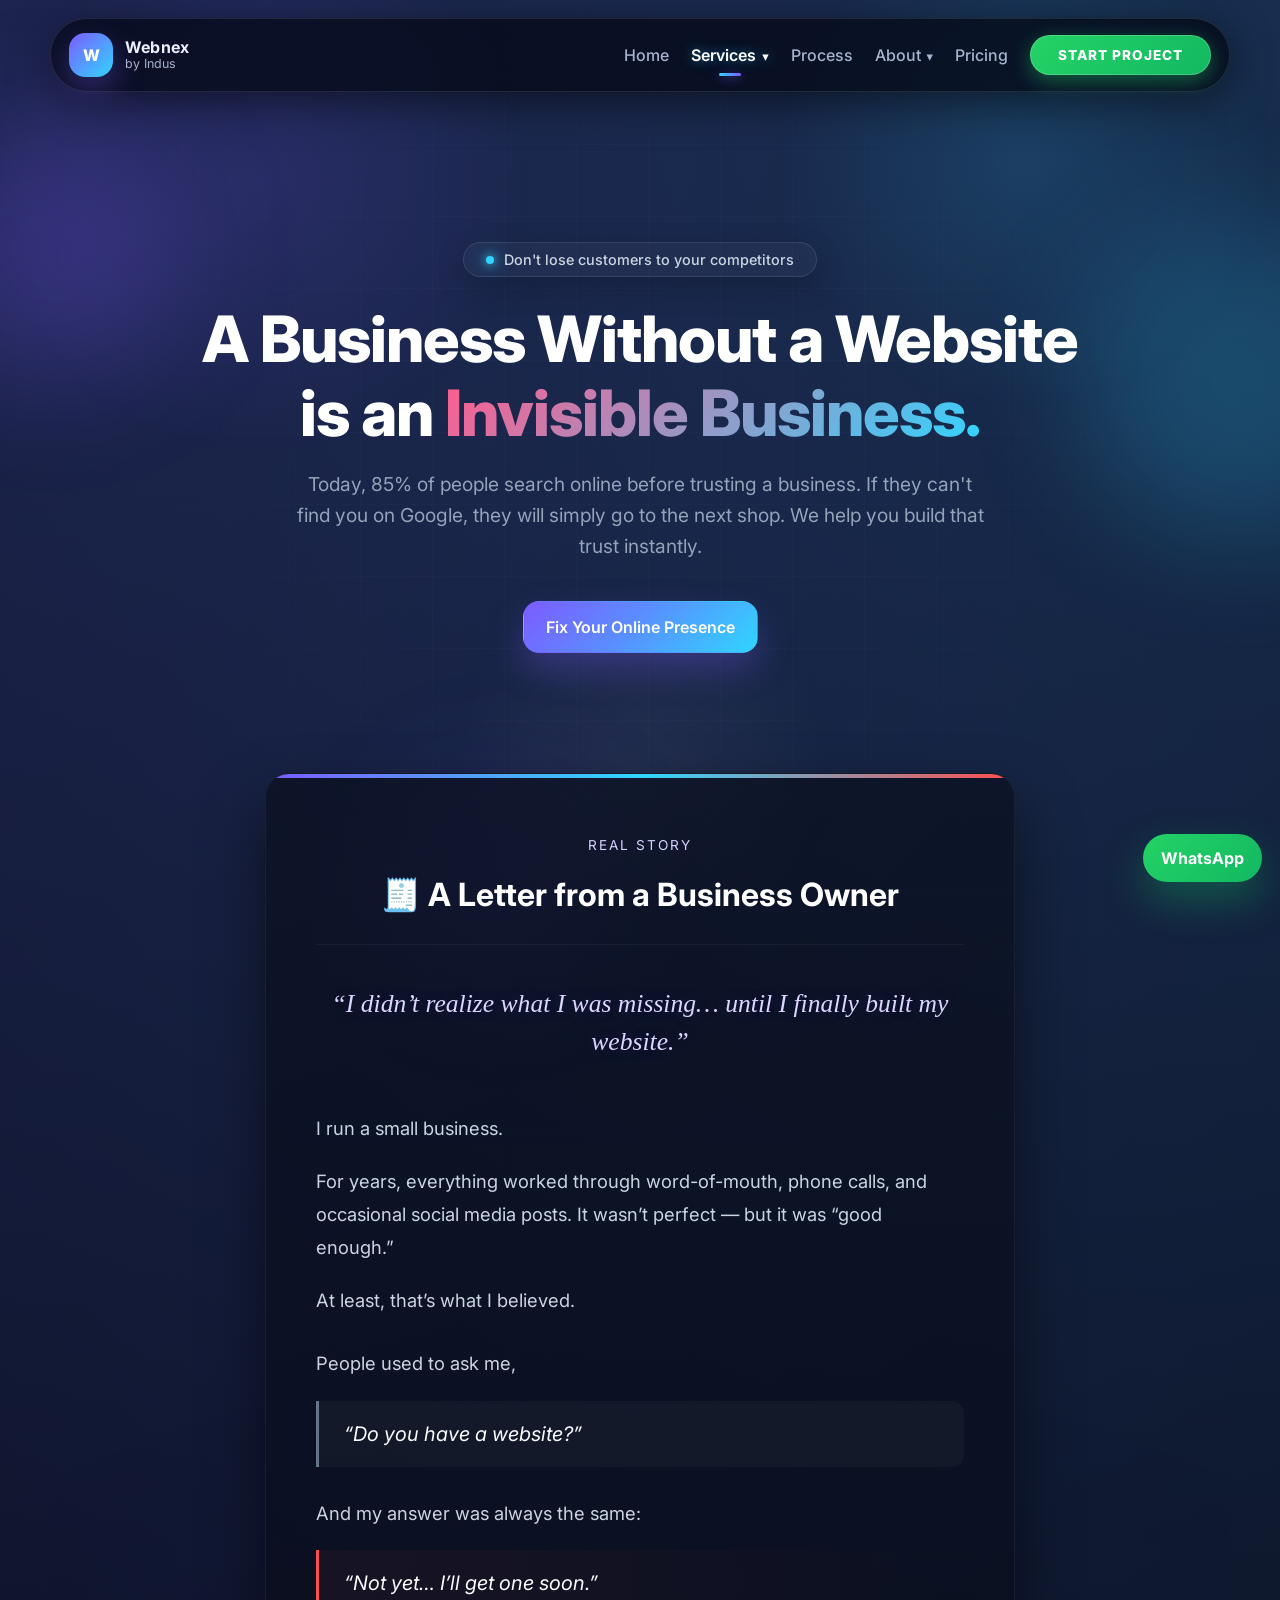
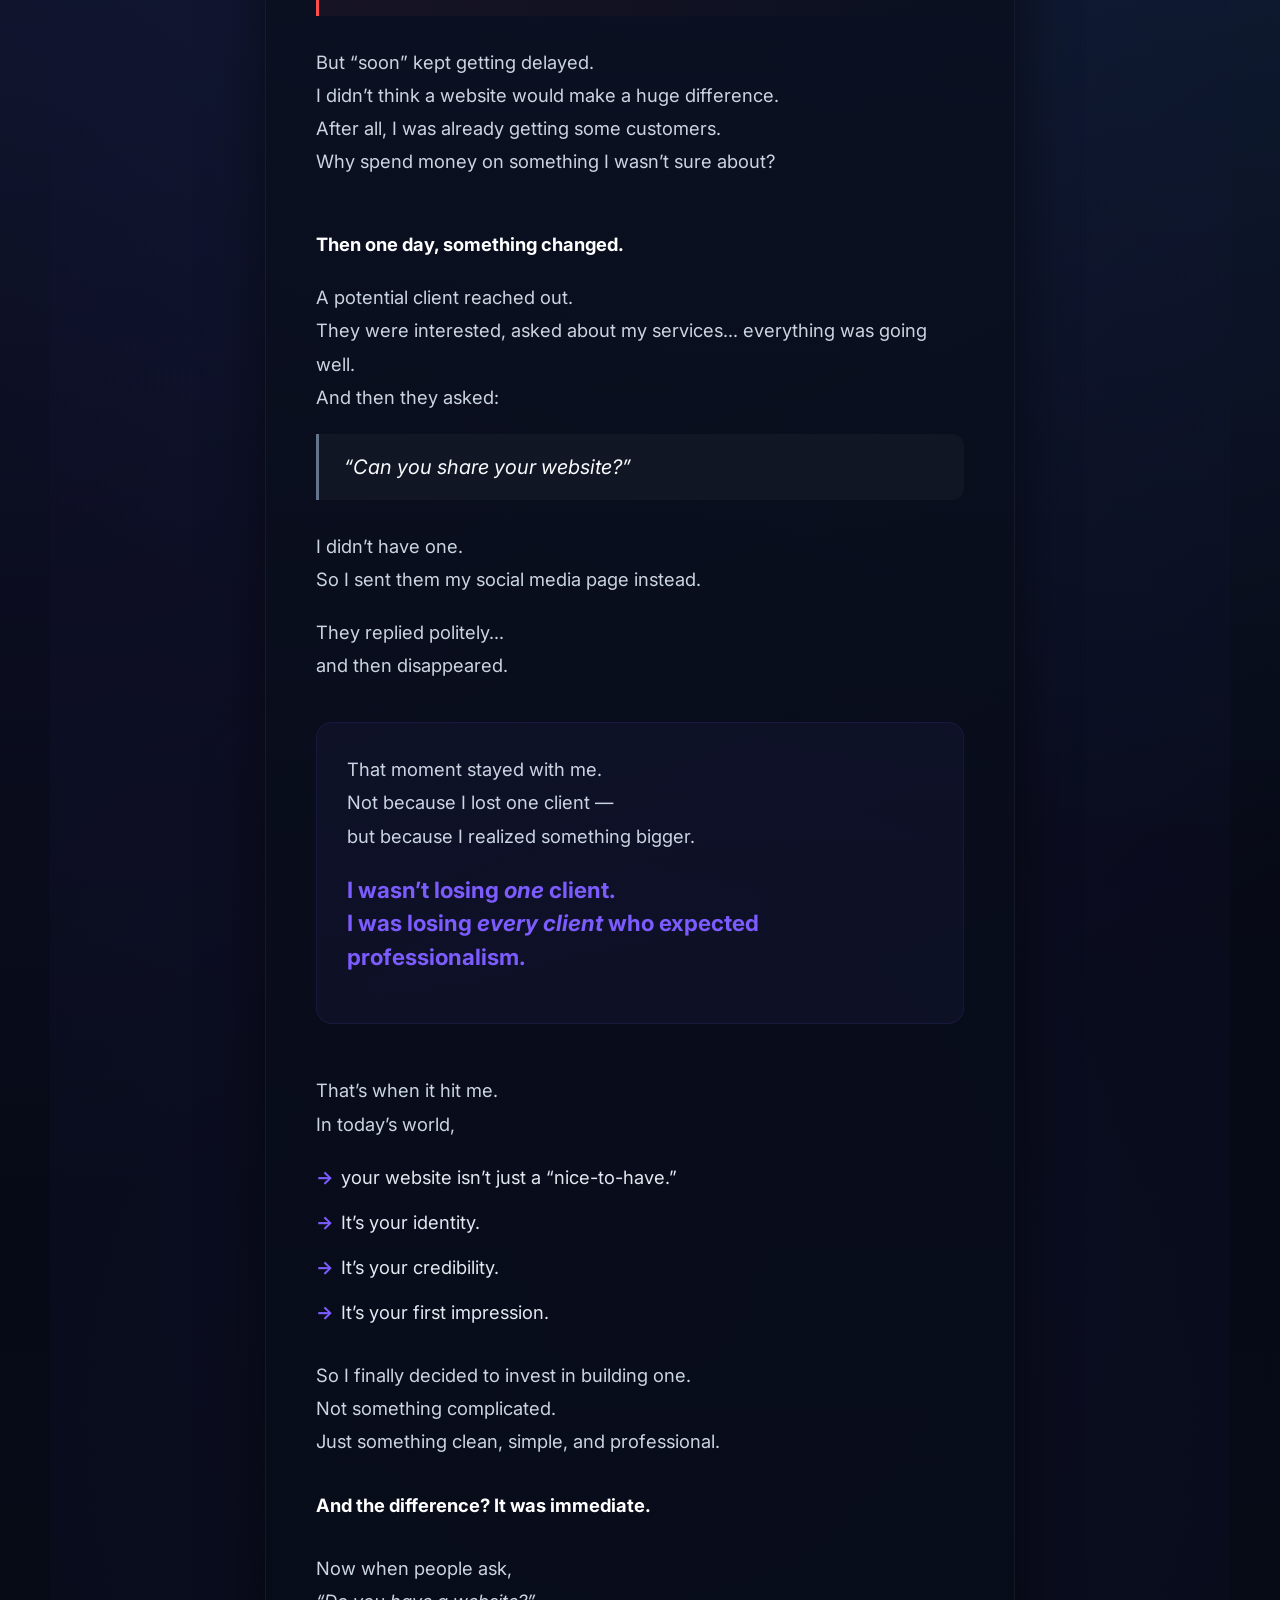
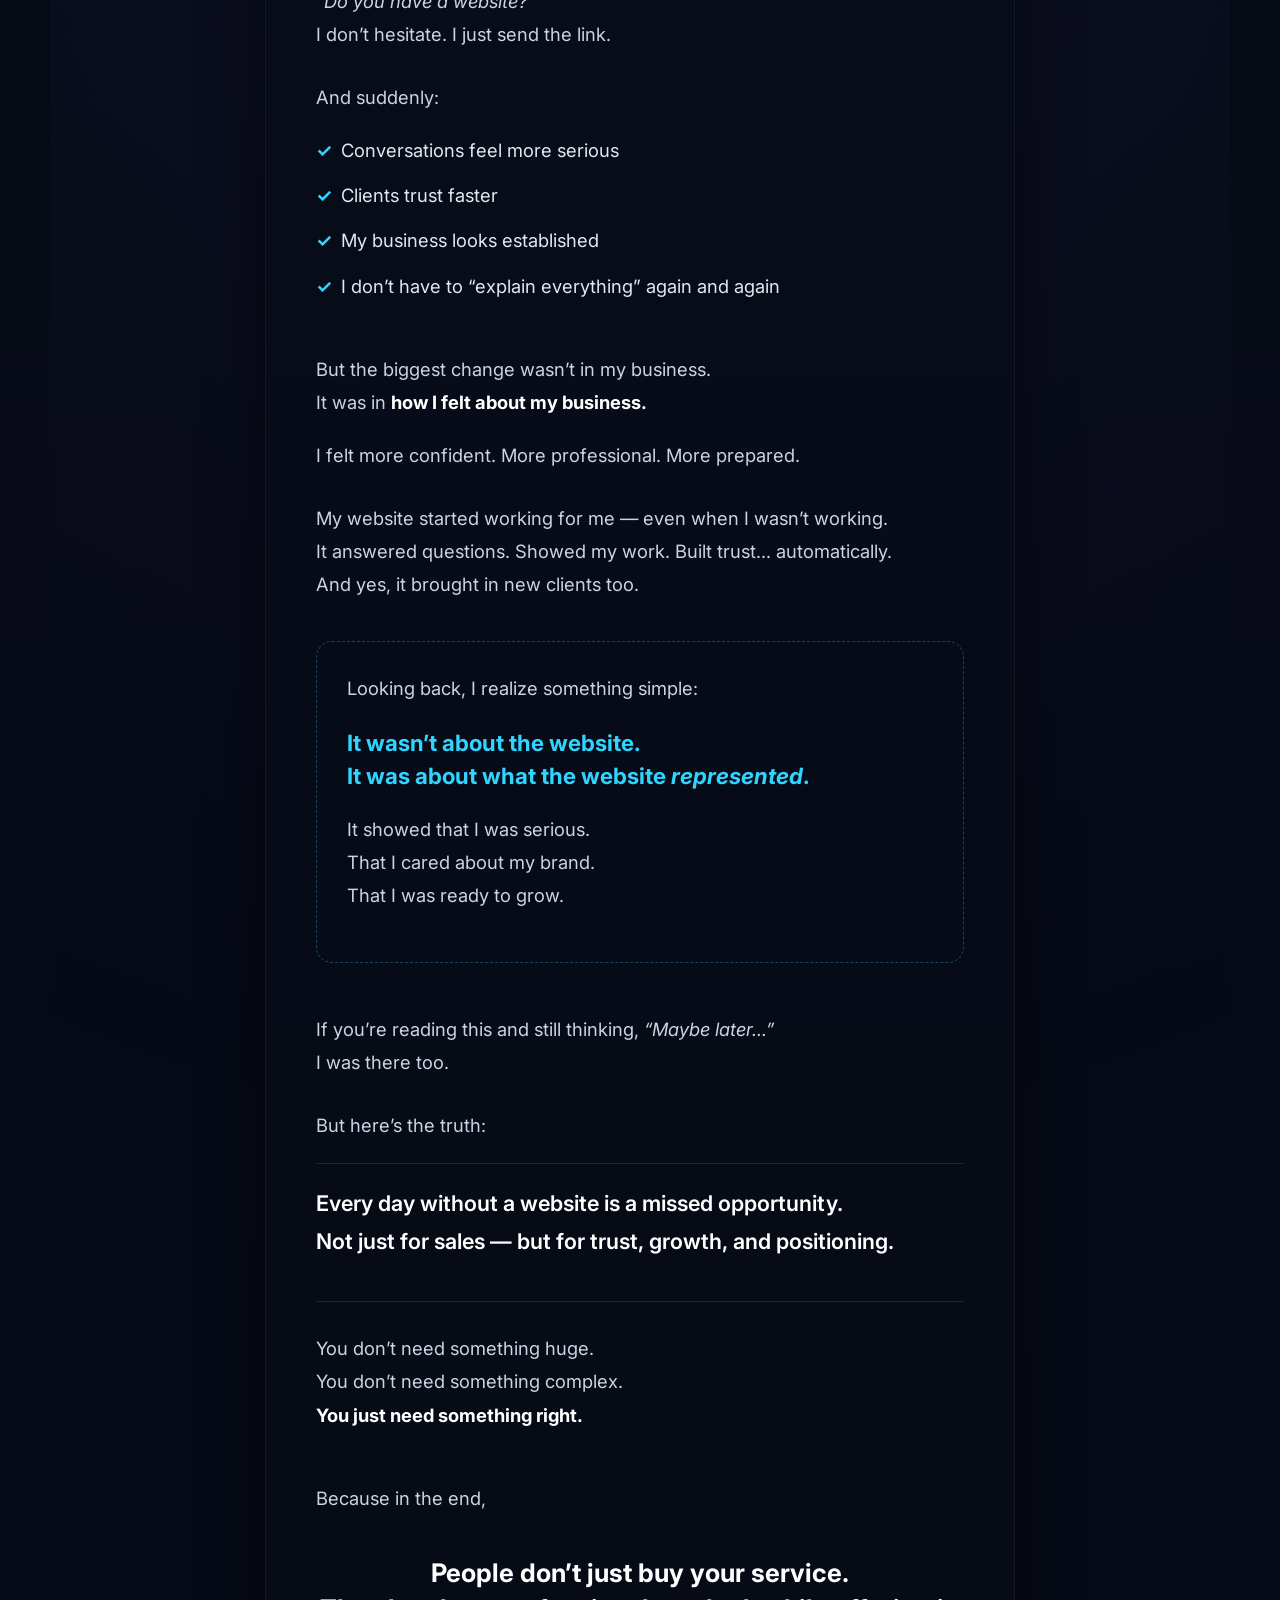
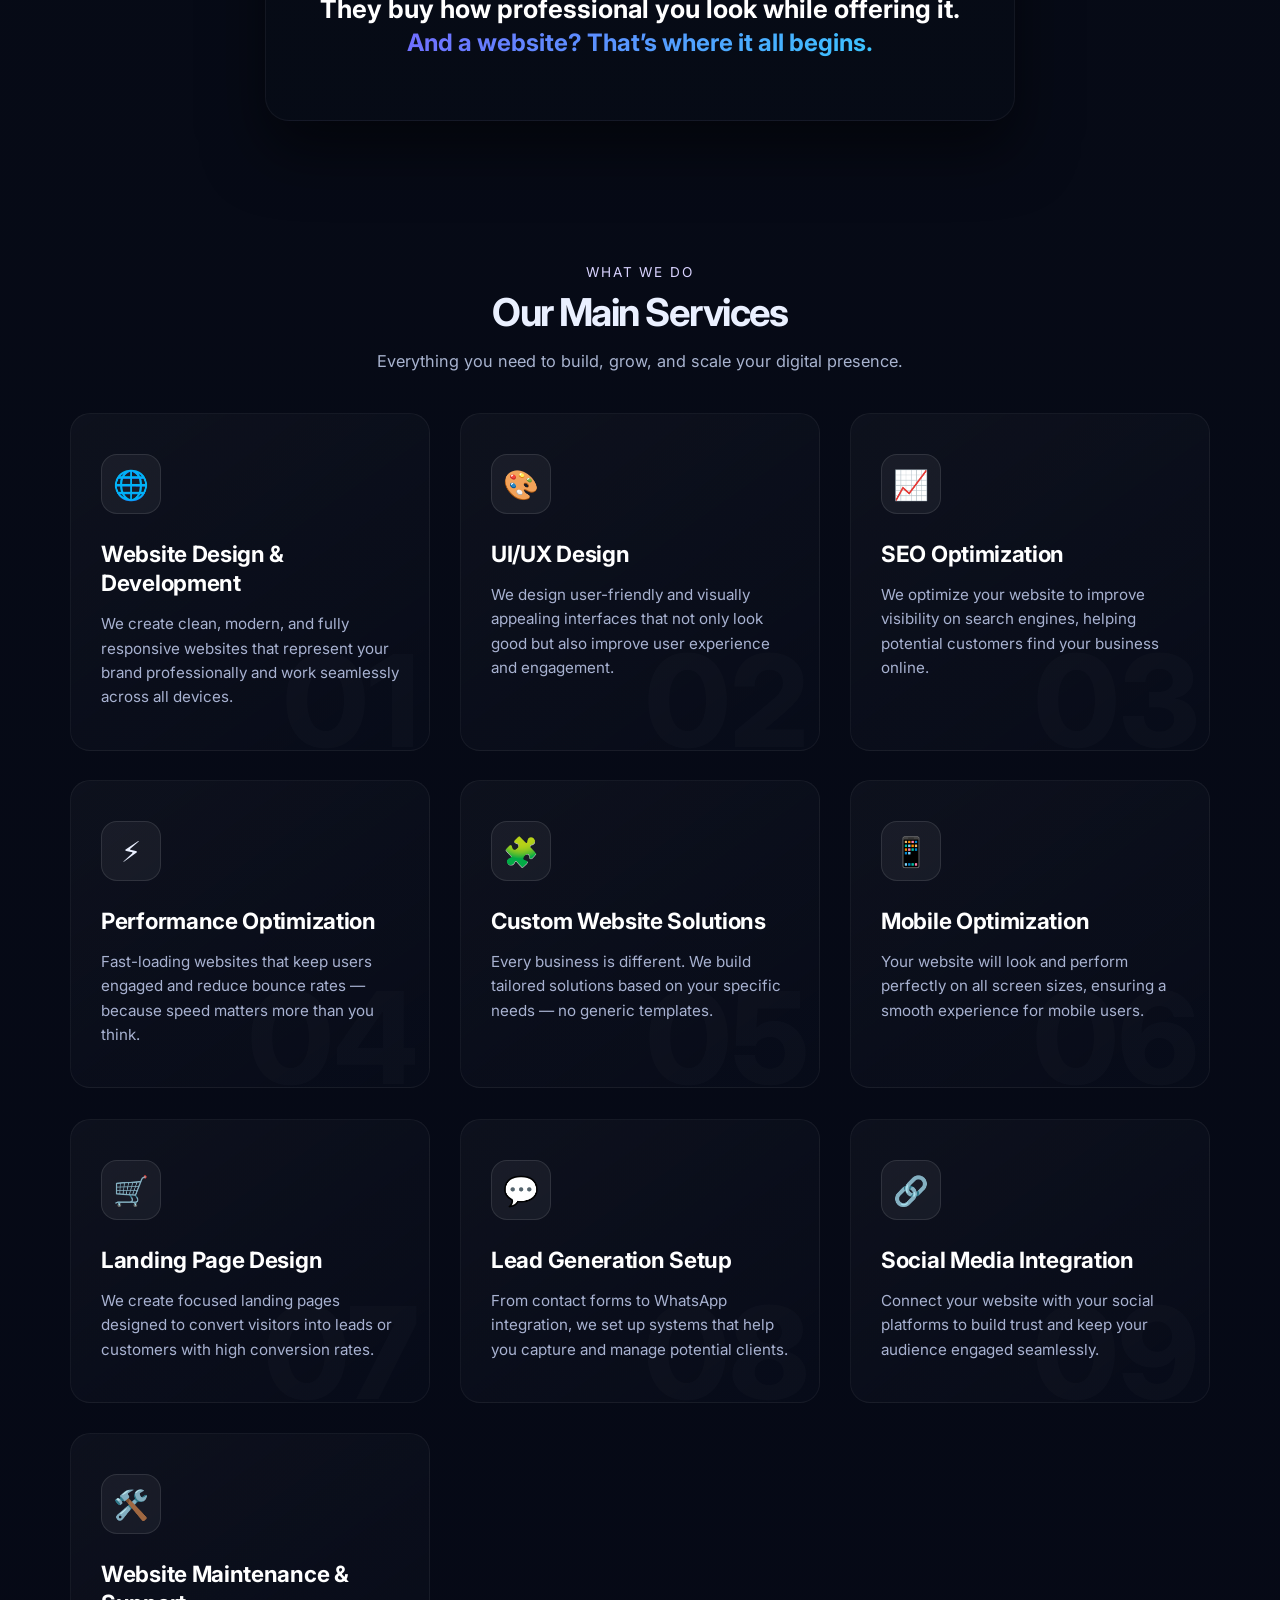
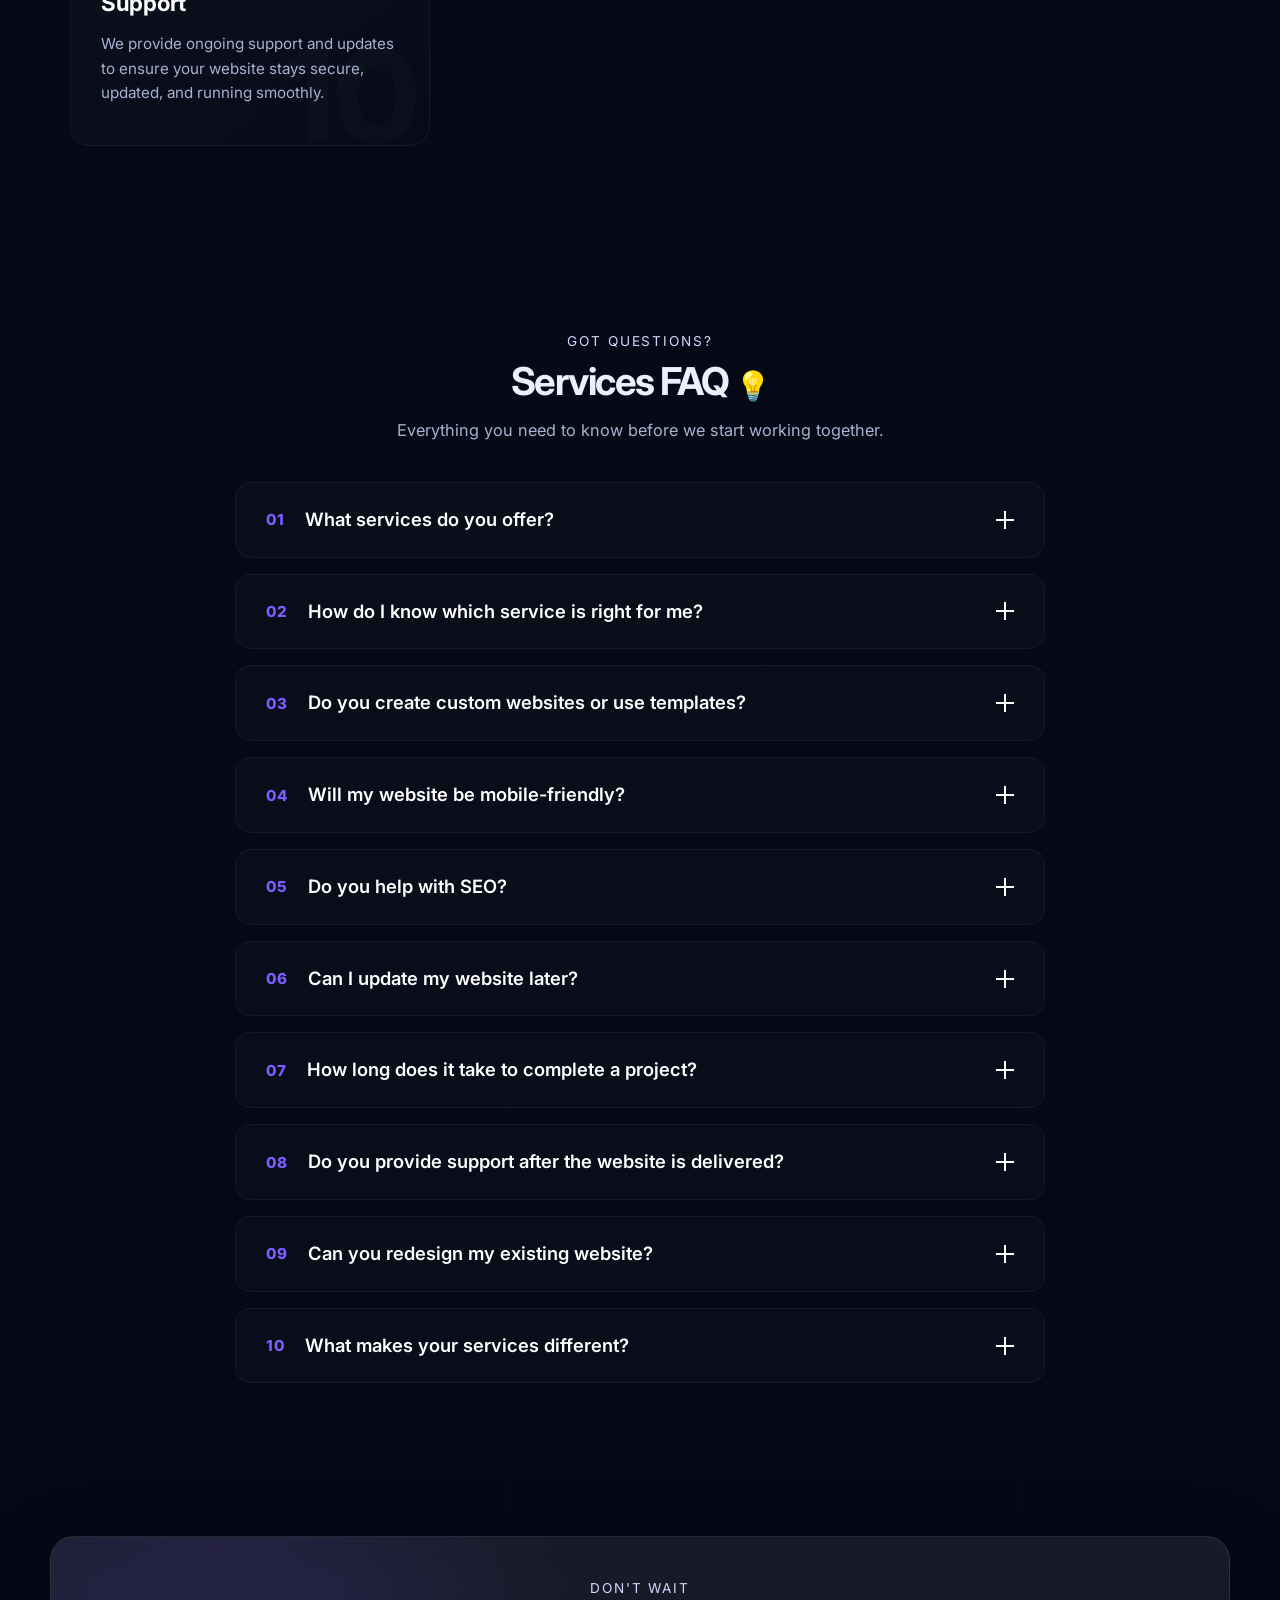
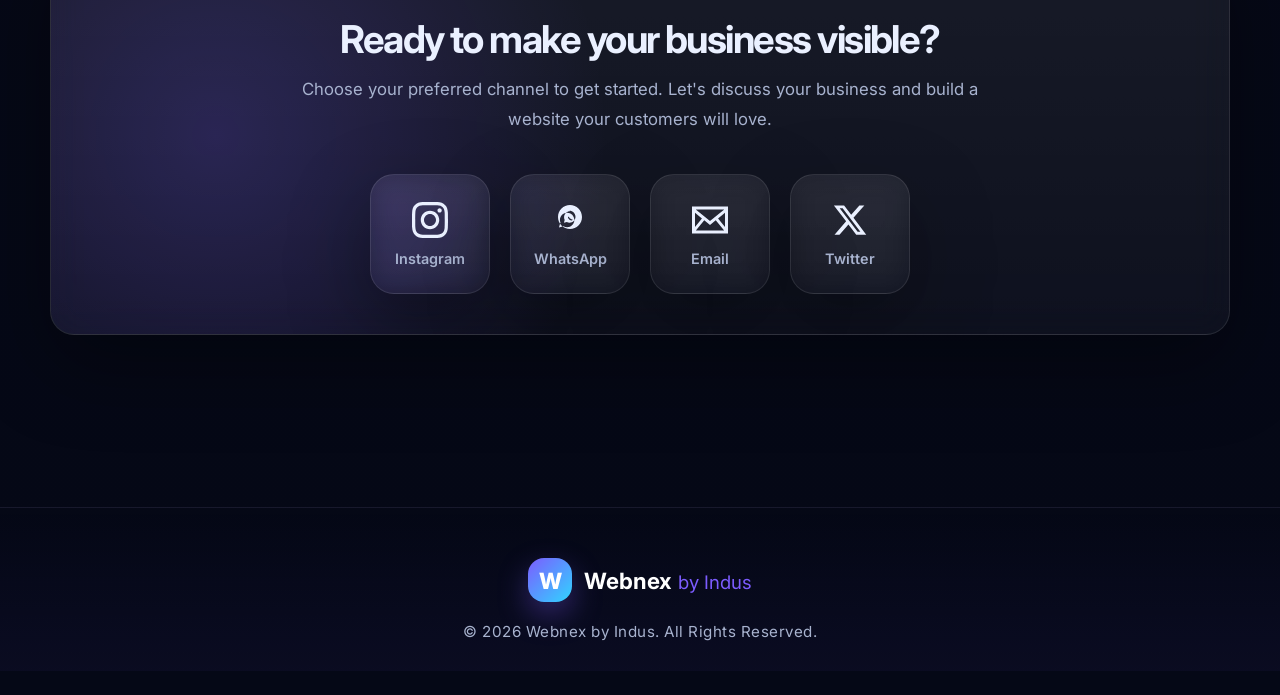
<file: services.html>
<!DOCTYPE html>
<html lang="en">
<head>
  <meta charset="UTF-8" />
  <meta name="viewport" content="width=device-width, initial-scale=1.0" />
  <meta name="theme-color" content="#070B16" />
  <title>Services & Why You Need a Website - Webnex</title>
  <link rel="preconnect" href="https://fonts.googleapis.com">
  <link rel="preconnect" href="https://fonts.gstatic.com" crossorigin>
  <link href="https://fonts.googleapis.com/css2?family=Inter:wght@400;500;600;700;800&display=swap" rel="stylesheet">
  
  <link rel="stylesheet" href="css/style.css" />
  <link rel="stylesheet" href="css/reviews.css">
  <link rel="stylesheet" href="css/services.css" />
</head>
<body>
  <div class="bg-layer"></div>
  <div class="orb orb-1"></div>
  <div class="orb orb-2"></div>
  <div class="orb orb-3"></div>
  <div class="grid-overlay"></div>

  <header class="site-header">
    <a class="brand" href="index.html" aria-label="Webnex by Indus home">
      <span class="brand-mark">W</span>
      <span class="brand-text">
        <strong>Webnex</strong>
        <small>by Indus</small>
      </span>
    </a>

    <button class="menu-btn" id="menuBtn" aria-label="Open menu" aria-expanded="false" aria-controls="siteNav">
      <span></span><span></span><span></span>
    </button>

    <nav class="site-nav" id="siteNav">
      <a href="index.html" class="nav-link">Home</a>
      
      <div class="dropdown">
        <a href="services.html" class="nav-link active">Services <span class="arrow">▾</span></a>
        <div class="dropdown-content">
          <a href="services.html">All Services</a>
          <a href="reviews.html">Client Reviews</a>
          <a href="faq.html">FAQ</a>
        </div>
      </div>

      <a href="process.html" class="nav-link">Process</a>
      
      <div class="dropdown">
        <a href="work.html" class="nav-link">About <span class="arrow">▾</span></a>
        <div class="dropdown-content">
          <a href="work.html">Our Story</a>
          <a href="social.html">Social Links</a>
        </div>
      </div>

      <a href="pricing.html" class="nav-link">Pricing</a>
      <a href="#contact" class="nav-cta cta-premium-click">Start Project</a>
    </nav>
  </header>
  <main id="top">
    <section class="hero section text-center-hero">
      <div class="hero-copy full-width" data-reveal>
        <div class="pill mx-auto">
          <span class="dot alert-dot"></span>
          Don't lose customers to your competitors
        </div>

        <h1 class="mx-auto">A Business Without a Website is an <span class="highlight-text">Invisible Business.</span></h1>

        <p class="hero-text mx-auto">
          Today, 85% of people search online before trusting a business. If they can't find you on Google, they will simply go to the next shop. We help you build that trust instantly.
        </p>

        <div class="hero-actions justify-center">
          <a href="#contact" class="btn btn-primary">Fix Your Online Presence</a>
        </div>
      </div>
    </section>

    <section class="section letter-section">
      <div class="letter-container glass-card">
        
        <div class="letter-header reveal-text">
          <span class="eyebrow">Real Story</span>
          <h2>🧾 A Letter from a Business Owner</h2>
        </div>

        <div class="letter-intro-quote reveal-text delay-1">
          “I didn’t realize what I was missing… until I finally built my website.”
        </div>

        <div class="letter-content">
          <p class="reveal-text">I run a small business.</p>
          <p class="reveal-text">For years, everything worked through word-of-mouth, phone calls, and occasional social media posts. It wasn’t perfect — but it was “good enough.”</p>
          <p class="reveal-text">At least, that’s what I believed.</p>
          
          <p class="reveal-text mt-4">People used to ask me,</p>
          <div class="dialogue-box reveal-text">
            “Do you have a website?”
          </div>
          
          <p class="reveal-text mt-4">And my answer was always the same:</p>
          <div class="dialogue-box highlight-dialogue reveal-text">
            “Not yet… I’ll get one soon.”
          </div>

          <p class="reveal-text mt-4">But “soon” kept getting delayed.<br>I didn’t think a website would make a huge difference.<br>After all, I was already getting some customers.<br>Why spend money on something I wasn’t sure about?</p>

          <p class="reveal-text mt-5"><strong>Then one day, something changed.</strong></p>
          <p class="reveal-text">A potential client reached out.<br>They were interested, asked about my services… everything was going well.<br>And then they asked:</p>

          <div class="dialogue-box reveal-text">
            “Can you share your website?”
          </div>

          <p class="reveal-text mt-4">I didn’t have one.<br>So I sent them my social media page instead.</p>
          <p class="reveal-text">They replied politely…<br>and then disappeared.</p>

          <div class="impact-box reveal-text mt-5">
            <p>That moment stayed with me.<br>Not because I lost one client —<br>but because I realized something bigger.</p>
            <p class="impact-highlight">I wasn’t losing <em>one</em> client.<br>I was losing <em>every client</em> who expected professionalism.</p>
          </div>

          <p class="reveal-text mt-5">That’s when it hit me.<br>In today’s world,</p>
          <ul class="letter-list reveal-text">
            <li>your website isn’t just a “nice-to-have.”</li>
            <li>It’s your identity.</li>
            <li>It’s your credibility.</li>
            <li>It’s your first impression.</li>
          </ul>

          <p class="reveal-text mt-4">So I finally decided to invest in building one.<br>Not something complicated.<br>Just something clean, simple, and professional.</p>

          <p class="reveal-text mt-4"><strong>And the difference? It was immediate.</strong></p>
          
          <p class="reveal-text mt-4">Now when people ask,<br><em>“Do you have a website?”</em><br>I don’t hesitate. I just send the link.</p>
          
          <p class="reveal-text mt-4">And suddenly:</p>
          <ul class="letter-list success-list reveal-text">
            <li>Conversations feel more serious</li>
            <li>Clients trust faster</li>
            <li>My business looks established</li>
            <li>I don’t have to “explain everything” again and again</li>
          </ul>

          <p class="reveal-text mt-5">But the biggest change wasn’t in my business.<br>It was in <strong>how I felt about my business.</strong></p>
          <p class="reveal-text">I felt more confident. More professional. More prepared.</p>
          
          <p class="reveal-text mt-4">My website started working for me — even when I wasn’t working.<br>It answered questions. Showed my work. Built trust… automatically.<br>And yes, it brought in new clients too.</p>

          <div class="impact-box outline-box reveal-text mt-5">
            <p>Looking back, I realize something simple:</p>
            <p class="impact-highlight" style="color:#30D5FF;">It wasn’t about the website.<br>It was about what the website <em>represented</em>.</p>
            <p>It showed that I was serious.<br>That I cared about my brand.<br>That I was ready to grow.</p>
          </div>

          <p class="reveal-text mt-5">If you’re reading this and still thinking, <em>“Maybe later…”</em><br>I was there too.</p>
          
          <p class="reveal-text mt-4">But here’s the truth:</p>
          <div class="final-punchline reveal-text">
            <p>Every day without a website is a missed opportunity.<br>Not just for sales — but for trust, growth, and positioning.</p>
          </div>

          <p class="reveal-text mt-4">You don’t need something huge.<br>You don’t need something complex.<br><strong>You just need something right.</strong></p>

          <p class="reveal-text mt-5">Because in the end,</p>
          <div class="letter-footer-quote reveal-text">
            People don’t just buy your service.<br>They buy how professional you look while offering it.<br>
            <span class="fire-text mt-3" style="display:block; font-size:1.5rem;">And a website? That’s where it all begins.</span>
          </div>

        </div>
      </div>
    </section>

    <section class="section services-page-section" data-reveal>
      <div class="section-head text-center">
        <span class="eyebrow">What We Do</span>
        <h2>Our Main Services</h2>
        <p>Everything you need to build, grow, and scale your digital presence.</p>
      </div>

      <div class="main-services-grid">
        
        <div class="main-srv-card glass-card">
          <div class="srv-watermark">01</div>
          <div class="srv-icon">🌐</div>
          <h3>Website Design & Development</h3>
          <p>We create clean, modern, and fully responsive websites that represent your brand professionally and work seamlessly across all devices.</p>
        </div>

        <div class="main-srv-card glass-card">
          <div class="srv-watermark">02</div>
          <div class="srv-icon">🎨</div>
          <h3>UI/UX Design</h3>
          <p>We design user-friendly and visually appealing interfaces that not only look good but also improve user experience and engagement.</p>
        </div>

        <div class="main-srv-card glass-card">
          <div class="srv-watermark">03</div>
          <div class="srv-icon">📈</div>
          <h3>SEO Optimization</h3>
          <p>We optimize your website to improve visibility on search engines, helping potential customers find your business online.</p>
        </div>

        <div class="main-srv-card glass-card">
          <div class="srv-watermark">04</div>
          <div class="srv-icon">⚡</div>
          <h3>Performance Optimization</h3>
          <p>Fast-loading websites that keep users engaged and reduce bounce rates — because speed matters more than you think.</p>
        </div>

        <div class="main-srv-card glass-card">
          <div class="srv-watermark">05</div>
          <div class="srv-icon">🧩</div>
          <h3>Custom Website Solutions</h3>
          <p>Every business is different. We build tailored solutions based on your specific needs — no generic templates.</p>
        </div>

        <div class="main-srv-card glass-card">
          <div class="srv-watermark">06</div>
          <div class="srv-icon">📱</div>
          <h3>Mobile Optimization</h3>
          <p>Your website will look and perform perfectly on all screen sizes, ensuring a smooth experience for mobile users.</p>
        </div>

        <div class="main-srv-card glass-card">
          <div class="srv-watermark">07</div>
          <div class="srv-icon">🛒</div>
          <h3>Landing Page Design</h3>
          <p>We create focused landing pages designed to convert visitors into leads or customers with high conversion rates.</p>
        </div>

        <div class="main-srv-card glass-card">
          <div class="srv-watermark">08</div>
          <div class="srv-icon">💬</div>
          <h3>Lead Generation Setup</h3>
          <p>From contact forms to WhatsApp integration, we set up systems that help you capture and manage potential clients.</p>
        </div>

        <div class="main-srv-card glass-card">
          <div class="srv-watermark">09</div>
          <div class="srv-icon">🔗</div>
          <h3>Social Media Integration</h3>
          <p>Connect your website with your social platforms to build trust and keep your audience engaged seamlessly.</p>
        </div>

        <div class="main-srv-card glass-card">
          <div class="srv-watermark">10</div>
          <div class="srv-icon">🛠️</div>
          <h3>Website Maintenance & Support</h3>
          <p>We provide ongoing support and updates to ensure your website stays secure, updated, and running smoothly.</p>
        </div>

      </div>
    </section>

    <section class="section faq-section" data-reveal>
  <div class="section-head text-center">
    <span class="eyebrow">Got Questions?</span>
    <h2>Services FAQ <span style="font-size: 1.8rem; vertical-align: middle;">💡</span></h2>
    <p>Everything you need to know before we start working together.</p>
  </div>

  <div class="faq-accordion">
    
    <div class="faq-item">
      <button class="faq-question">
        <span class="faq-num">01</span>
        <span class="faq-text">What services do you offer?</span>
        <span class="faq-toggle"></span>
      </button>
      <div class="faq-answer">
        <p>We provide complete website solutions — from design and development to optimization and support.<br>
        <em>Everything you need to build a strong online presence, all in one place.</em></p>
      </div>
    </div>

    <div class="faq-item">
      <button class="faq-question">
        <span class="faq-num">02</span>
        <span class="faq-text">How do I know which service is right for me?</span>
        <span class="faq-toggle"></span>
      </button>
      <div class="faq-answer">
        <p>You don’t need to figure it out alone.<br>
        <em>We understand your requirements and guide you toward the best solution based on your goals and budget.</em></p>
      </div>
    </div>

    <div class="faq-item">
      <button class="faq-question">
        <span class="faq-num">03</span>
        <span class="faq-text">Do you create custom websites or use templates?</span>
        <span class="faq-toggle"></span>
      </button>
      <div class="faq-answer">
        <p>We focus on building custom solutions tailored to your needs.<br>
        <em>No generic designs — your website should reflect your brand, not someone else’s.</em></p>
      </div>
    </div>

    <div class="faq-item">
      <button class="faq-question">
        <span class="faq-num">04</span>
        <span class="faq-text">Will my website be mobile-friendly?</span>
        <span class="faq-toggle"></span>
      </button>
      <div class="faq-answer">
        <p>Absolutely.<br>
        <em>Every website we build is fully responsive and works smoothly across mobile, tablet, and desktop devices.</em></p>
      </div>
    </div>

    <div class="faq-item">
      <button class="faq-question">
        <span class="faq-num">05</span>
        <span class="faq-text">Do you help with SEO?</span>
        <span class="faq-toggle"></span>
      </button>
      <div class="faq-answer">
        <p>Yes, we provide basic to advanced SEO setup depending on your plan.<br>
        <em>Your website will be optimized to perform better on search engines.</em></p>
      </div>
    </div>

    <div class="faq-item">
      <button class="faq-question">
        <span class="faq-num">06</span>
        <span class="faq-text">Can I update my website later?</span>
        <span class="faq-toggle"></span>
      </button>
      <div class="faq-answer">
        <p>Yes, and we make it simple for you.<br>
        <em>You’ll either get an easy-to-manage system or guidance to update content whenever needed.</em></p>
      </div>
    </div>

    <div class="faq-item">
      <button class="faq-question">
        <span class="faq-num">07</span>
        <span class="faq-text">How long does it take to complete a project?</span>
        <span class="faq-toggle"></span>
      </button>
      <div class="faq-answer">
        <p>Most projects are completed within a few days to a couple of weeks, depending on complexity.<br>
        <em>We focus on fast delivery without compromising quality.</em></p>
      </div>
    </div>

    <div class="faq-item">
      <button class="faq-question">
        <span class="faq-num">08</span>
        <span class="faq-text">Do you provide support after the website is delivered?</span>
        <span class="faq-toggle"></span>
      </button>
      <div class="faq-answer">
        <p>Yes, support is included with all plans for a specific period.<br>
        <em>We’re here to help even after your website goes live.</em></p>
      </div>
    </div>

    <div class="faq-item">
      <button class="faq-question">
        <span class="faq-num">09</span>
        <span class="faq-text">Can you redesign my existing website?</span>
        <span class="faq-toggle"></span>
      </button>
      <div class="faq-answer">
        <p>Definitely.<br>
        <em>If your current website feels outdated or underperforms, we can redesign it into something modern and effective.</em></p>
      </div>
    </div>

    <div class="faq-item">
      <button class="faq-question">
        <span class="faq-num">10</span>
        <span class="faq-text">What makes your services different?</span>
        <span class="faq-toggle"></span>
      </button>
      <div class="faq-answer">
        <p>We don’t just deliver websites — we deliver solutions that focus on performance, clarity, and results.<br>
        <em>Simple, clean, and built with purpose.</em></p>
      </div>
    </div>

  </div>
</section>

    <section id="contact" class="section cta-section">
      <div class="cta-card" data-reveal>
        <span class="eyebrow">Don't Wait</span>
        <h2>Ready to make your business visible?</h2>
        <p class="cta-text">Choose your preferred channel to get started. Let's discuss your business and build a website your customers will love.</p>
        
        <div class="contact-options-wrapper">
          <div class="contact-options-grid">
            
            <a href="https://www.instagram.com/webnex_by_indus/" target="_blank" rel="noopener noreferrer" class="contact-icon-btn insta-btn" aria-label="Contact on Instagram">
                <svg class="icon-svg" viewBox="0 0 24 24"><path d="M12 2.163c3.204 0 3.584.012 4.85.07 3.252.148 4.771 1.691 4.919 4.919.058 1.265.069 1.645.069 4.849 0 3.205-.012 3.584-.069 4.849-.149 3.225-1.664 4.771-4.919 4.919-1.266.058-1.644.07-4.85.07-3.204 0-3.584-.012-4.849-.07-3.26-.149-4.771-1.699-4.919-4.92-.058-1.265-.07-1.644-.07-4.849 0-3.204.013-3.583.07-4.849.149-3.227 1.664-4.771 4.919-4.919 1.266-.057 1.645-.069 4.849-.069zm0-2.163c-3.259 0-3.667.014-4.947.072-4.358.2-6.78 2.618-6.98 6.98-.059 1.281-.073 1.689-.073 4.948 0 3.259.014 3.668.072 4.948.2 4.358 2.618 6.78 6.98 6.98 1.281.058 1.689.072 4.948.072 3.259 0 3.668-.014 4.948-.072 4.354-.2 6.782-2.618 6.979-6.98.059-1.28.073-1.689.073-4.948 0-3.259-.014-3.667-.072-4.947-.196-4.354-2.617-6.78-6.979-6.98-1.281-.059-1.69-.073-4.949-.073zm0 5.838c-3.403 0-6.162 2.759-6.162 6.162s2.759 6.163 6.162 6.163 6.162-2.759 6.162-6.163c0-3.403-2.759-6.162-6.162-6.162zm0 10.162c-2.209 0-4-1.79-4-4 0-2.209 1.791-4 4-4s4 1.791 4 4c0 2.21-1.791 4-4 4zm6.406-11.845c-.796 0-1.441.645-1.441 1.44s.645 1.44 1.441 1.44c.795 0 1.439-.645 1.439-1.44s-.644-1.44-1.439-1.44z"/></svg>
                <span class="icon-label">Instagram</span>
            </a>

            <a href="https://wa.me/917779998054" target="_blank" rel="noopener noreferrer" class="contact-icon-btn whatsapp-btn" aria-label="Contact on WhatsApp">
                <svg class="icon-svg" viewBox="0 0 24 24"><path d="M12.031 6.172c-2.202 0-3.991 1.789-3.991 3.991 0 .633.148 1.233.412 1.765l-.53 1.936 1.983-.52c.518.291 1.121.458 1.765.458 2.202 0 3.991-1.789 3.991-3.991 0-2.202-1.789-3.991-3.991-3.991zm1.767 5.672c-.114.285-.515.421-.855.421-.314 0-.687-.132-1.011-.295-.615-.31-1.054-.875-1.282-1.558-.093-.28.163-.564.444-.564.122 0 .236.046.323.13.143.141.22.35.337.5.158.204.382.261.6.223.111-.019.208-.073.279-.158.118-.14.188-.317.188-.507 0-.083-.013-.162-.037-.237-.061-.19-.24-.31-.444-.31h-.037c-.126 0-.246.04-.344.116-.07.054-.117.13-.133.216-.011.059-.011.121 0 .18.016.086.063.162.133.216.098.076.218.116.344.116h.037c.102 0 .199-.031.28-.088.163-.114.24-.31.22-.507-.01-.09-.046-.175-.1-.246-.057-.075-.133-.129-.22-.158s-.183-.037-.279-.023c-.218.038-.442.223-.6.421-.117.14-.194.317-.194.5 0 .19.077.367.194.507.228.274.667.498 1.282.813.324.163.697.295 1.011.295.34 0 .741-.136.855-.421zm6.202-1.844c0 4.418-3.582 8-8 8s-8-3.582-8-8 3.582-8 8-8 8 3.582 8 8zm-14.531 3.991l-.816 2.973 3.037-.796c.712.417 1.528.653 2.404.653 2.651 0 4.8-2.149 4.8-4.8s-2.149-4.8-4.8-4.8-4.8 2.149-4.8 4.8c0 .72.16 1.402.443 2.015z"/></svg>
                <span class="icon-label">WhatsApp</span>
            </a>

            <a href="mailto: indusreach@outlook.com" class="contact-icon-btn email-btn" aria-label="Send an Email">
                <svg class="icon-svg" viewBox="0 0 24 24"><path d="M0 3v18h24v-18h-24zm6.623 7.929l-4.623 5.712v-9.458l4.623 3.746zm-4.141-5.929h19.035l-9.517 7.713-9.518-7.713zm5.694 7.188l3.824 3.099 3.83-3.104 5.612 6.817h-18.879l5.613-6.812zm9.208-1.26l4.616-3.741v9.461l-4.616-5.72z"/></svg>
                <span class="icon-label">Email</span>
            </a>

            <a href="https://x.com/webnex_by_indus" target="_blank" rel="noopener noreferrer" class="contact-icon-btn twitter-btn" aria-label="Contact on Twitter">
                <svg class="icon-svg" viewBox="0 0 24 24"><path d="M18.244 2.25h3.308l-7.227 8.26 8.502 11.24H16.17l-5.214-6.817L4.99 21.75H1.68l7.73-8.835L1.254 2.25H8.08l4.713 6.231zm-1.161 17.52h1.833L7.084 4.126H5.117z"/></svg>
                <span class="icon-label">Twitter</span>
            </a>
          </div>
        </div>
      </div>
    </section>
  </main>

  <footer class="site-footer">
    <div class="footer-content">
      <div class="footer-logo">
        <span class="brand-mark">W</span>
        <span><strong>Webnex</strong> <small style="color:var(--primary);">by Indus</small></span>
      </div>
      <p class="footer-copyright">© 2026 Webnex by Indus. All Rights Reserved.</p>
    </div>
  </footer>
  <a class="floating-whatsapp" href="#" id="floatingWhatsapp" aria-label="Chat on WhatsApp">WhatsApp</a>
  <script src="js/main.js"></script>
  <script>
    document.addEventListener("DOMContentLoaded", function() {
      const observerOptions = {
        root: null,
        rootMargin: "0px 0px -10% 0px", // Screen ke thoda niche aane par trigger hoga
        threshold: 0.1
      };

      const letterObserver = new IntersectionObserver(function(entries, observer) {
        entries.forEach(entry => {
          if (entry.isIntersecting) {
            entry.target.classList.add("visible");
            observer.unobserve(entry.target); // Ek baar dikhne ke baad dubara animate nahi hoga
          }
        });
      }, observerOptions);

      // Select all text blocks inside the letter
      const revealElements = document.querySelectorAll(".reveal-text");
      revealElements.forEach(el => {
        letterObserver.observe(el);
      });
    });
  </script>
  
</body>
</html>
</file>
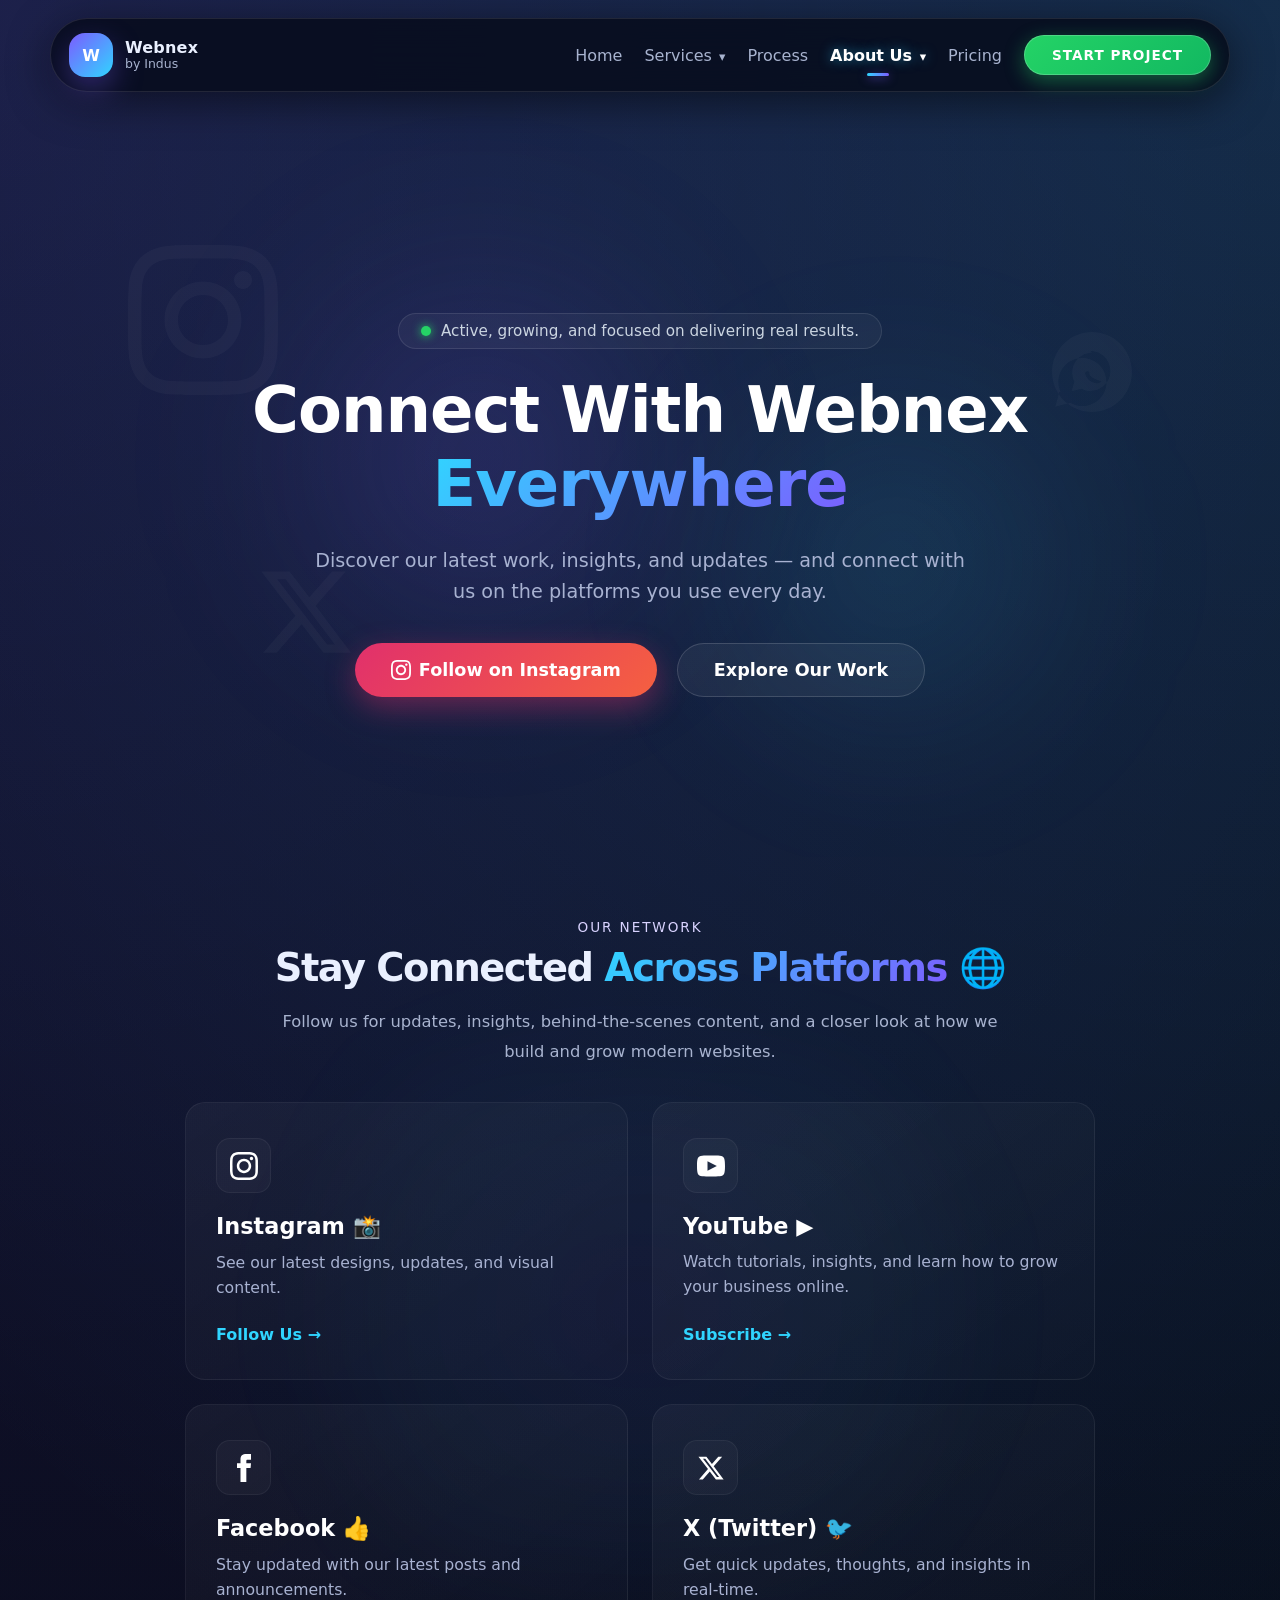
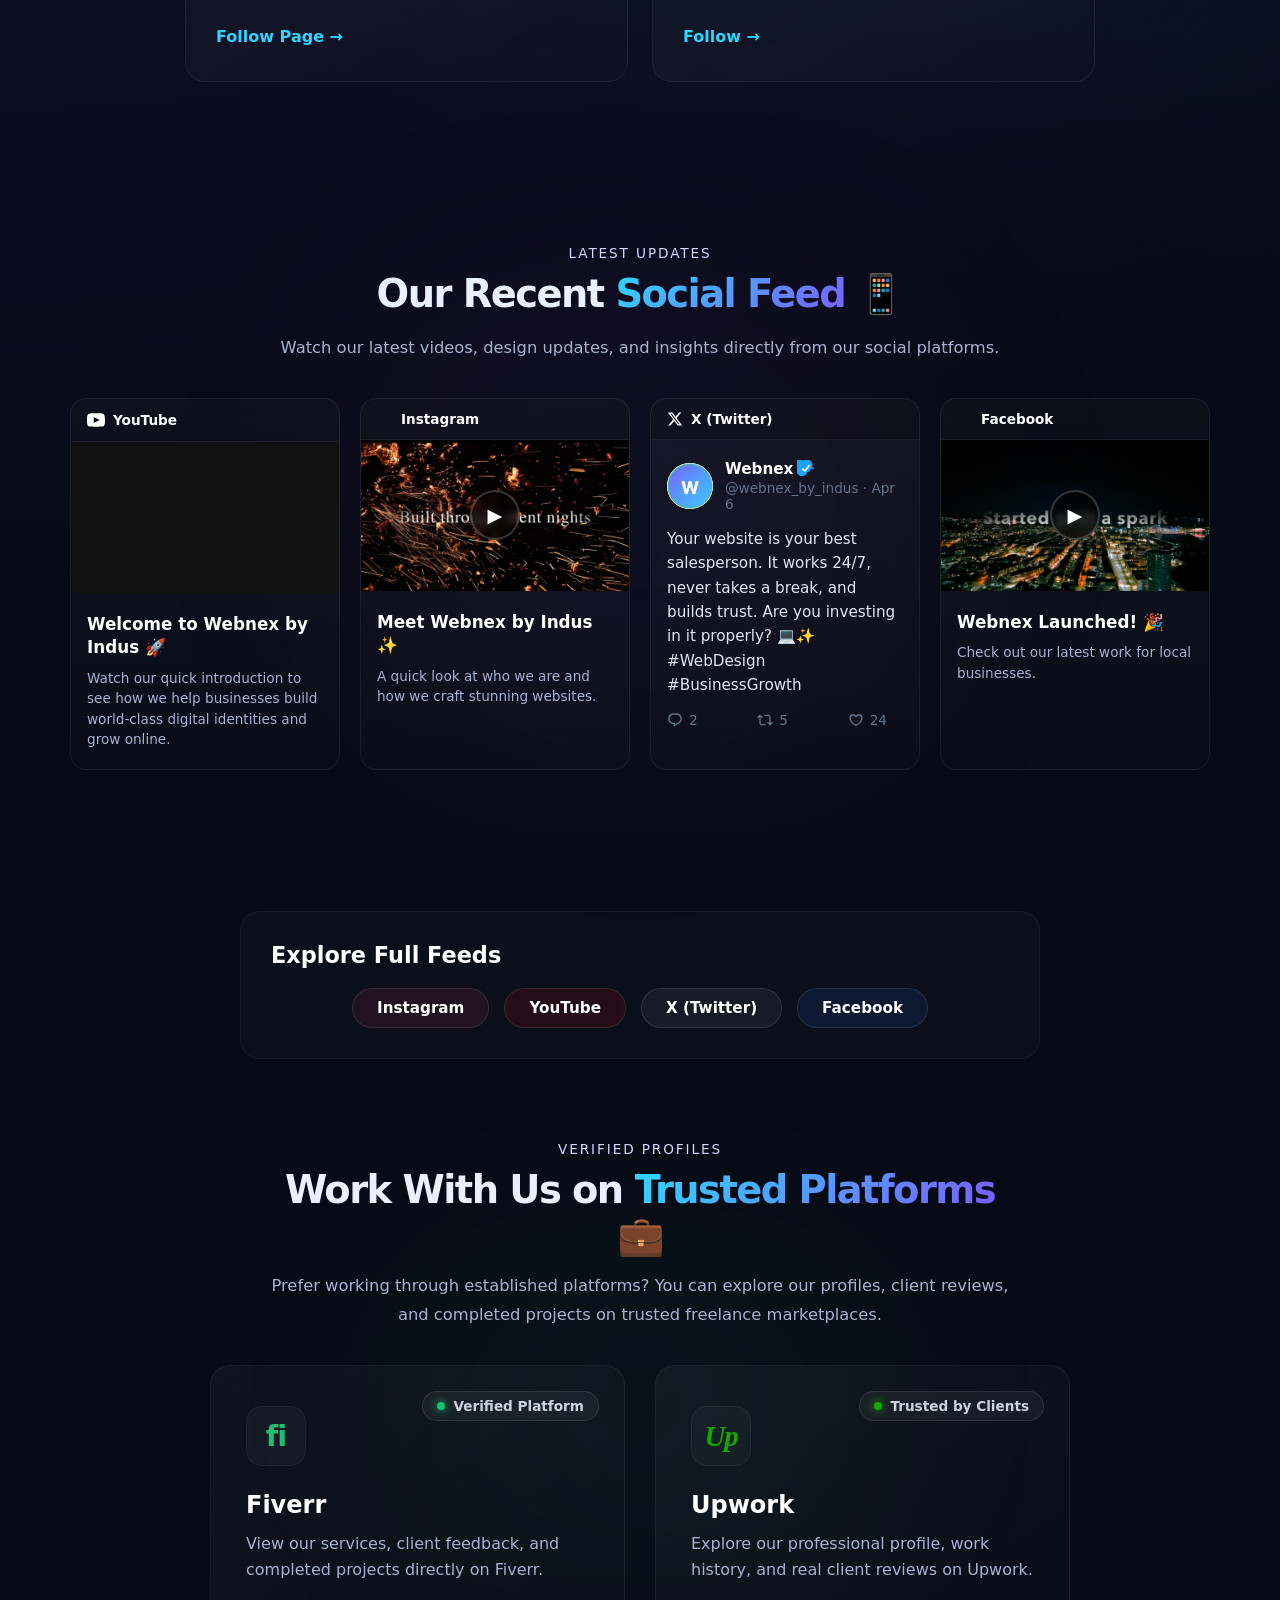
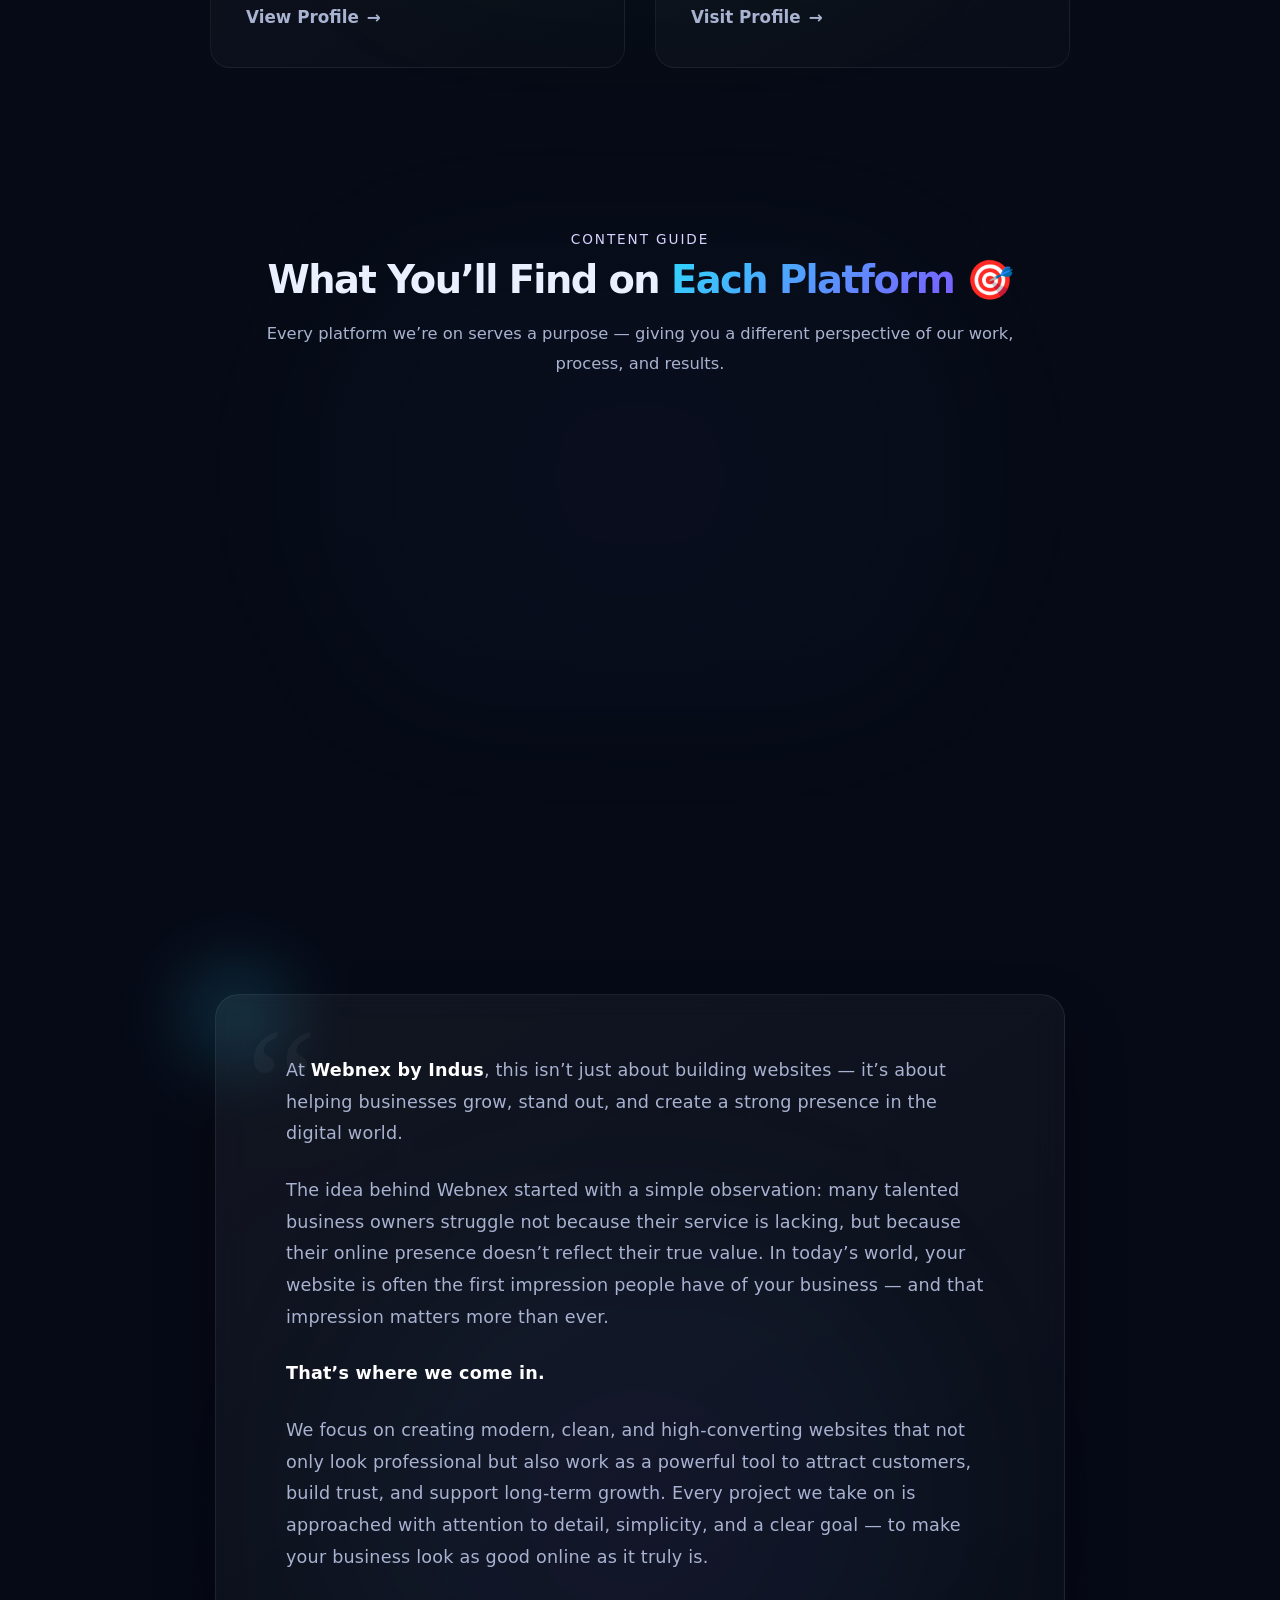
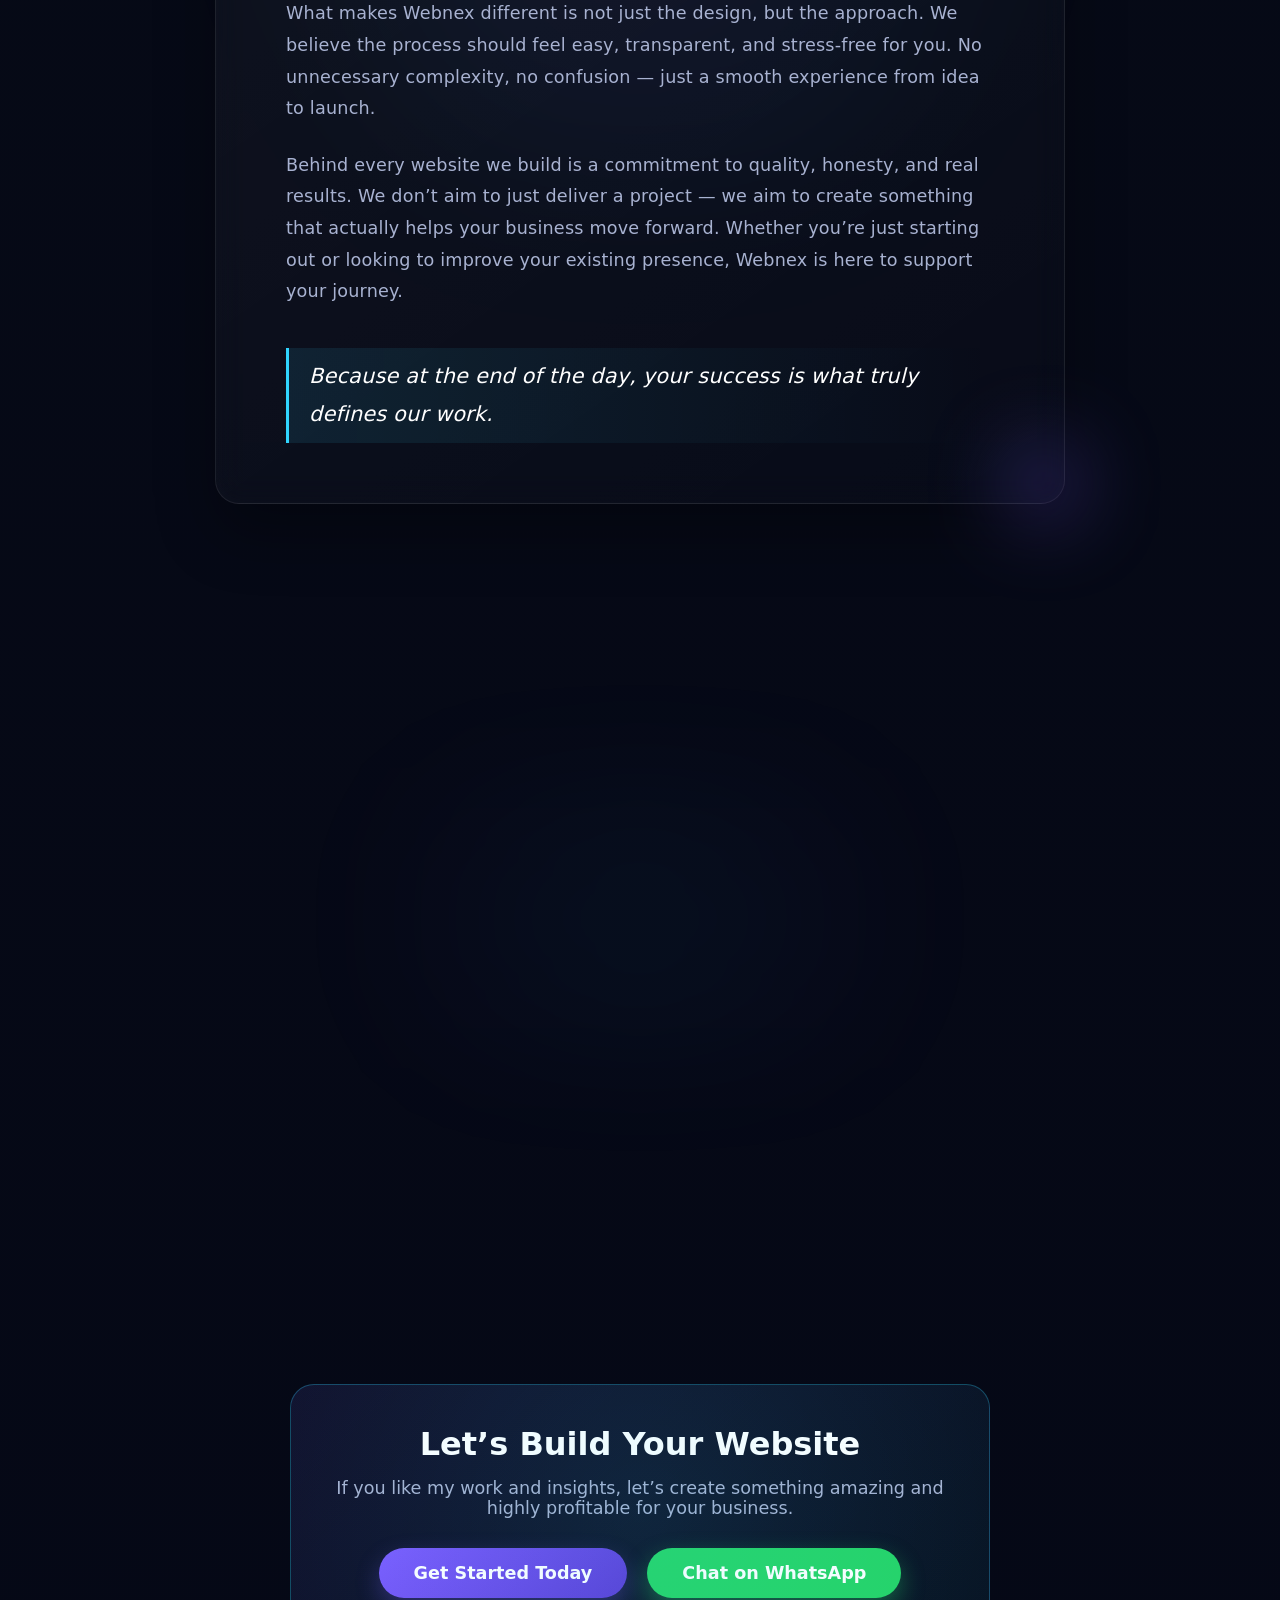
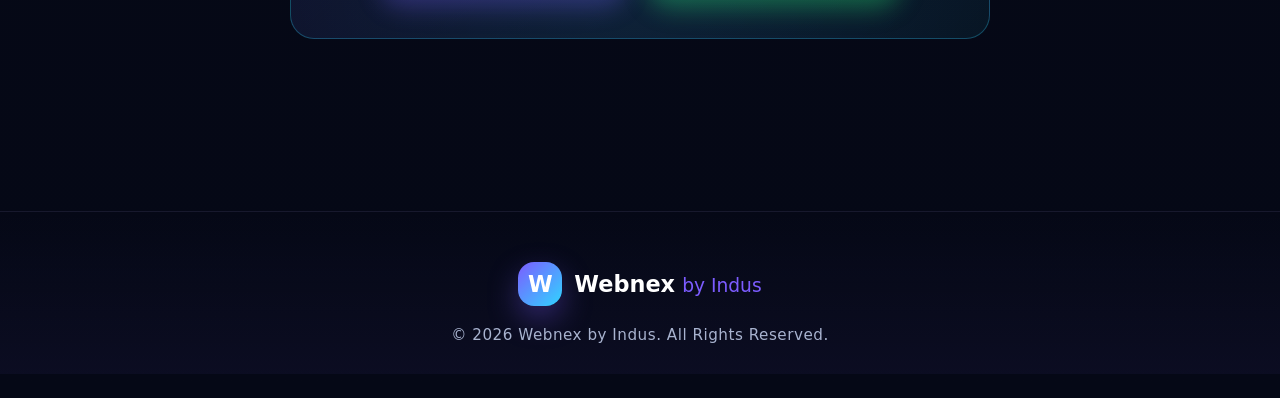
<file: social.html>
<!DOCTYPE html>
<html lang="en">
<head>
  <meta charset="UTF-8">
  <meta name="viewport" content="width=device-width, initial-scale=1.0">
  <title>Connect With Me | Webnex by Indus</title>
  
  <link rel="stylesheet" href="css/style.css">
  <link rel="stylesheet" href="css/reviews.css">
  <link rel="stylesheet" href="css/faq.css">
  <link rel="stylesheet" href="css/social.css"> </head>
<body>

  <header class="site-header">
    <a class="brand" href="index.html" aria-label="Webnex home">
      <span class="brand-mark">W</span>
      <span class="brand-text"><strong>Webnex</strong><small>by Indus</small></span>
    </a>
    <button class="menu-btn" id="menuBtn" aria-label="Open menu"><span></span><span></span><span></span></button>
    <nav class="site-nav" id="siteNav">
      <a href="index.html" class="nav-link">Home</a>
      
      <div class="dropdown">
        <a href="services.html" class="nav-link">Services <span class="arrow">▾</span></a>
        <div class="dropdown-content">
          <a href="services.html">All Services</a>
          <a href="reviews.html">Client Reviews</a>
          <a href="faq.html">FAQ</a>
        </div>
      </div>

      <a href="process.html" class="nav-link">Process</a>
      
      <div class="dropdown">
        <a href="work.html" class="nav-link active">About Us <span class="arrow">▾</span></a>
        <div class="dropdown-content">
          <a href="work.html">Our Story</a>
          <a href="social.html" class="active">Social Links</a>
        </div>
      </div>

      <a href="pricing.html" class="nav-link">Pricing</a>
      <a href="#contact" class="nav-cta cta-premium-click">Start Project</a>
    </nav>
  </header>

  <section class="social-hero-section">
    <div class="s-glow-1"></div>
    <div class="s-glow-2"></div>

    <div class="floating-icon f-icon-1">
      <svg viewBox="0 0 24 24" fill="currentColor"><path d="M12 2.163c3.204 0 3.584.012 4.85.07 3.252.148 4.771 1.691 4.919 4.919.058 1.265.069 1.645.069 4.849 0 3.205-.012 3.584-.069 4.849-.149 3.225-1.664 4.771-4.919 4.919-1.266.058-1.644.07-4.85.07-3.204 0-3.584-.012-4.849-.07-3.26-.149-4.771-1.699-4.919-4.92-.058-1.265-.07-1.644-.07-4.849 0-3.204.013-3.583.07-4.849.149-3.227 1.664-4.771 4.919-4.919 1.266-.057 1.645-.069 4.849-.069zm0-2.163c-3.259 0-3.667.014-4.947.072-4.358.2-6.78 2.618-6.98 6.98-.059 1.281-.073 1.689-.073 4.948 0 3.259.014 3.668.072 4.948.2 4.358 2.618 6.78 6.98 6.98 1.281.058 1.689.072 4.948.072 3.259 0 3.668-.014 4.948-.072 4.354-.2 6.782-2.618 6.979-6.98.059-1.28.073-1.689.073-4.948 0-3.259-.014-3.667-.072-4.947-.196-4.354-2.617-6.78-6.979-6.98-1.281-.059-1.69-.073-4.949-.073zm0 5.838c-3.403 0-6.162 2.759-6.162 6.162s2.759 6.163 6.162 6.163 6.162-2.759 6.162-6.163c0-3.403-2.759-6.162-6.162-6.162zm0 10.162c-2.209 0-4-1.79-4-4 0-2.209 1.791-4 4-4s4 1.791 4 4c0 2.21-1.791 4-4 4zm6.406-11.845c-.796 0-1.441.645-1.441 1.44s.645 1.44 1.441 1.44c.795 0 1.439-.645 1.439-1.44s-.644-1.44-1.439-1.44z"/></svg>
    </div>
    <div class="floating-icon f-icon-2">
      <svg viewBox="0 0 24 24" fill="currentColor"><path d="M18.244 2.25h3.308l-7.227 8.26 8.502 11.24H16.17l-5.214-6.817L4.99 21.75H1.68l7.73-8.835L1.254 2.25H8.08l4.713 6.231zm-1.161 17.52h1.833L7.084 4.126H5.117z"/></svg>
    </div>
    <div class="floating-icon f-icon-3">
      <svg viewBox="0 0 24 24" fill="currentColor"><path d="M12.031 6.172c-2.202 0-3.991 1.789-3.991 3.991 0 .633.148 1.233.412 1.765l-.53 1.936 1.983-.52c.518.291 1.121.458 1.765.458 2.202 0 3.991-1.789 3.991-3.991 0-2.202-1.789-3.991-3.991-3.991zm1.767 5.672c-.114.285-.515.421-.855.421-.314 0-.687-.132-1.011-.295-.615-.31-1.054-.875-1.282-1.558-.093-.28.163-.564.444-.564.122 0 .236.046.323.13.143.141.22.35.337.5.158.204.382.261.6.223.111-.019.208-.073.279-.158.118-.14.188-.317.188-.507 0-.083-.013-.162-.037-.237-.061-.19-.24-.31-.444-.31h-.037c-.126 0-.246.04-.344.116-.07.054-.117.13-.133.216-.011.059-.011.121 0 .18.016.086.063.162.133.216.098.076.218.116.344.116h.037c.102 0 .199-.031.28-.088.163-.114.24-.31.22-.507-.01-.09-.046-.175-.1-.246-.057-.075-.133-.129-.22-.158s-.183-.037-.279-.023c-.218.038-.442.223-.6.421-.117.14-.194.317-.194.5 0 .19.077.367.194.507.228.274.667.498 1.282.813.324.163.697.295 1.011.295.34 0 .741-.136.855-.421zm6.202-1.844c0 4.418-3.582 8-8 8s-8-3.582-8-8 3.582-8 8-8 8 3.582 8 8zm-14.531 3.991l-.816 2.973 3.037-.796c.712.417 1.528.653 2.404.653 2.651 0 4.8-2.149 4.8-4.8s-2.149-4.8-4.8-4.8-4.8 2.149-4.8 4.8c0 .72.16 1.402.443 2.015z"/></svg>
    </div>

    <div class="social-hero-content" data-reveal>
      
      <div class="s-trust-pill">
        <span class="active-dot"></span>
        Active, growing, and focused on delivering real results.
      </div>

      <h1>Connect With Webnex <span class="text-highlight">Everywhere</span></h1>
      <p class="s-hero-subtitle">
        Discover our latest work, insights, and updates — and connect with us on the platforms you use every day.
      </p>

      <div class="s-hero-actions">
        <a href="https://www.instagram.com/webnex_by_indus/" target="_blank" rel="noopener" class="btn-s-primary">
          <svg width="20" height="20" viewBox="0 0 24 24" fill="currentColor" style="margin-right:8px;"><path d="M12 2.163c3.204 0 3.584.012 4.85.07 3.252.148 4.771 1.691 4.919 4.919.058 1.265.069 1.645.069 4.849 0 3.205-.012 3.584-.069 4.849-.149 3.225-1.664 4.771-4.919 4.919-1.266.058-1.644.07-4.85.07-3.204 0-3.584-.012-4.849-.07-3.26-.149-4.771-1.699-4.919-4.92-.058-1.265-.07-1.644-.07-4.849 0-3.204.013-3.583.07-4.849.149-3.227 1.664-4.771 4.919-4.919 1.266-.057 1.645-.069 4.849-.069zm0-2.163c-3.259 0-3.667.014-4.947.072-4.358.2-6.78 2.618-6.98 6.98-.059 1.281-.073 1.689-.073 4.948 0 3.259.014 3.668.072 4.948.2 4.358 2.618 6.78 6.98 6.98 1.281.058 1.689.072 4.948.072 3.259 0 3.668-.014 4.948-.072 4.354-.2 6.782-2.618 6.979-6.98.059-1.28.073-1.689.073-4.948 0-3.259-.014-3.667-.072-4.947-.196-4.354-2.617-6.78-6.979-6.98-1.281-.059-1.69-.073-4.949-.073zm0 5.838c-3.403 0-6.162 2.759-6.162 6.162s2.759 6.163 6.162 6.163 6.162-2.759 6.162-6.163c0-3.403-2.759-6.162-6.162-6.162zm0 10.162c-2.209 0-4-1.79-4-4 0-2.209 1.791-4 4-4s4 1.791 4 4c0 2.21-1.791 4-4 4zm6.406-11.845c-.796 0-1.441.645-1.441 1.44s.645 1.44 1.441 1.44c.795 0 1.439-.645 1.439-1.44s-.644-1.44-1.439-1.44z"/></svg>
          Follow on Instagram
        </a>
        <a href="work.html" class="btn-s-secondary">Explore Our Work</a>
      </div>

    </div>
  </section>

  <section class="section social-platforms-section">
    <div class="sp-glow-bg"></div>

    <div class="section-head text-center" data-reveal>
      <span class="eyebrow">Our Network</span>
      <h2>Stay Connected <span class="text-highlight">Across Platforms</span> 🌐</h2>
      <p>Follow us for updates, insights, behind-the-scenes content, and a closer look at how we build and grow modern websites.</p>
    </div>

    <div class="sp-grid" data-reveal>
      
      <a href="https://instagram.com/webnex_by_indus" target="_blank" rel="noopener" class="sp-card instagram-card">
        <div class="sp-icon">
          <svg viewBox="0 0 24 24" fill="currentColor"><path d="M12 2.163c3.204 0 3.584.012 4.85.07 3.252.148 4.771 1.691 4.919 4.919.058 1.265.069 1.645.069 4.849 0 3.205-.012 3.584-.069 4.849-.149 3.225-1.664 4.771-4.919 4.919-1.266.058-1.644.07-4.85.07-3.204 0-3.584-.012-4.849-.07-3.26-.149-4.771-1.699-4.919-4.92-.058-1.265-.07-1.644-.07-4.849 0-3.204.013-3.583.07-4.849.149-3.227 1.664-4.771 4.919-4.919 1.266-.057 1.645-.069 4.849-.069zm0-2.163c-3.259 0-3.667.014-4.947.072-4.358.2-6.78 2.618-6.98 6.98-.059 1.281-.073 1.689-.073 4.948 0 3.259.014 3.668.072 4.948.2 4.358 2.618 6.78 6.98 6.98 1.281.058 1.689.072 4.948.072 3.259 0 3.668-.014 4.948-.072 4.354-.2 6.782-2.618 6.979-6.98.059-1.28.073-1.689.073-4.948 0-3.259-.014-3.667-.072-4.947-.196-4.354-2.617-6.78-6.979-6.98-1.281-.059-1.69-.073-4.949-.073zm0 5.838c-3.403 0-6.162 2.759-6.162 6.162s2.759 6.163 6.162 6.163 6.162-2.759 6.162-6.163c0-3.403-2.759-6.162-6.162-6.162zm0 10.162c-2.209 0-4-1.79-4-4 0-2.209 1.791-4 4-4s4 1.791 4 4c0 2.21-1.791 4-4 4zm6.406-11.845c-.796 0-1.441.645-1.441 1.44s.645 1.44 1.441 1.44c.795 0 1.439-.645 1.439-1.44s-.644-1.44-1.439-1.44z"/></svg>
        </div>
        <h3>Instagram 📸</h3>
        <p>See our latest designs, updates, and visual content.</p>
        <span class="sp-cta">Follow Us &rarr;</span>
      </a>

      <a href="https://www.youtube.com/@Webnexbyindus" target="_blank" rel="noopener" class="sp-card youtube-card">
        <div class="sp-icon">
          <svg viewBox="0 0 24 24" fill="currentColor"><path d="M19.615 3.184c-3.604-.246-11.631-.245-15.23 0-3.897.266-4.356 2.62-4.385 8.816.029 6.185.484 8.549 4.385 8.816 3.6.245 11.626.246 15.23 0 3.897-.266 4.356-2.62 4.385-8.816-.029-6.185-.484-8.549-4.385-8.816zm-10.615 12.816v-8l8 3.993-8 4.007z"/></svg>
        </div>
        <h3>YouTube ▶️</h3>
        <p>Watch tutorials, insights, and learn how to grow your business online.</p>
        <span class="sp-cta">Subscribe &rarr;</span>
      </a>

      <a href="https://www.facebook.com/share/v/18YwLQ4oWx/" target="_blank" rel="noopener" class="sp-card facebook-card">
        <div class="sp-icon">
          <svg viewBox="0 0 24 24" fill="currentColor"><path d="M9 8h-3v4h3v12h5v-12h3.642l.358-4h-4v-1.667c0-.955.192-1.333 1.115-1.333h2.885v-5h-3.808c-3.596 0-5.192 1.583-5.192 4.615v3.385z"/></svg>
        </div>
        <h3>Facebook 👍</h3>
        <p>Stay updated with our latest posts and announcements.</p>
        <span class="sp-cta">Follow Page &rarr;</span>
      </a>

      <a href="https://x.com/webnex_by_indus" target="_blank" rel="noopener" class="sp-card x-card">
        <div class="sp-icon">
          <svg viewBox="0 0 24 24" fill="currentColor"><path d="M18.244 2.25h3.308l-7.227 8.26 8.502 11.24H16.17l-5.214-6.817L4.99 21.75H1.68l7.73-8.835L1.254 2.25H8.08l4.713 6.231zm-1.161 17.52h1.833L7.084 4.126H5.117z"/></svg>
        </div>
        <h3>X (Twitter) 🐦</h3>
        <p>Get quick updates, thoughts, and insights in real-time.</p>
        <span class="sp-cta">Follow &rarr;</span>
      </a>

    </div>

  </section>

<section class="section social-feed-section">
    <div class="sfeed-glow-bg"></div>

    <div class="section-head text-center" data-reveal>
      <span class="eyebrow">Latest Updates</span>
      <h2>Our Recent <span class="text-highlight">Social Feed</span> 📱</h2>
      <p>Watch our latest videos, design updates, and insights directly from our social platforms.</p>
    </div>

    <div class="sfeed-grid" data-reveal>
      
      <div class="sfeed-card yt-feed">
        <div class="sfeed-platform">
          <svg viewBox="0 0 24 24" fill="currentColor" width="18" height="18"><path d="M19.615 3.184c-3.604-.246-11.631-.245-15.23 0-3.897.266-4.356 2.62-4.385 8.816.029 6.185.484 8.549 4.385 8.816 3.6.245 11.626.246 15.23 0 3.897-.266 4.356-2.62 4.385-8.816-.029-6.185-.484-8.549-4.385-8.816zm-10.615 12.816v-8l8 3.993-8 4.007z"/></svg>
          YouTube
        </div>
        <div class="sfeed-media">
          <iframe width="100%" height="100%" src="https://www.youtube.com/embed/CE7WznPvIi8" title="Welcome to Webnex by Indus" frameborder="0" allow="accelerometer; autoplay; clipboard-write; encrypted-media; gyroscope; picture-in-picture" allowfullscreen></iframe>
        </div>
        <div class="sfeed-content">
          <h4>Welcome to Webnex by Indus 🚀</h4>
          <p>Watch our quick introduction to see how we help businesses build world-class digital identities and grow online.</p>
        </div>
      </div>

      <a href="https://www.instagram.com/reel/DW1WmRLjZUS/" target="_blank" rel="noopener" class="sfeed-card ig-feed">
  <div class="sfeed-platform">
    <svg viewBox="0 0 24 24" fill="currentColor" width="16" height="16"><path d="M12 2.163..."></path></svg>
    Instagram
  </div>
  <div class="sfeed-media">
    <img src="images/ig-preview.jpg" alt="Instagram Video Preview" style="width:100%; height:100%; object-fit:cover;">
    <div class="play-overlay">▶</div>
  </div>
  <div class="sfeed-content">
    <h4>Meet Webnex by Indus ✨</h4>
    <p>A quick look at who we are and how we craft stunning websites.</p>
  </div>
</a>

      <a href="https://x.com/webnex_by_indus/status/2041457849994457522?s=20" target="_blank" rel="noopener" class="sfeed-card x-feed">
        <div class="sfeed-platform">
          <svg viewBox="0 0 24 24" fill="currentColor" width="16" height="16"><path d="M18.244 2.25h3.308l-7.227 8.26 8.502 11.24H16.17l-5.214-6.817L4.99 21.75H1.68l7.73-8.835L1.254 2.25H8.08l4.713 6.231zm-1.161 17.52h1.833L7.084 4.126H5.117z"/></svg>
          X (Twitter)
        </div>
        <div class="sfeed-text-only">
          <div class="x-user">
            <img src="images/webnex-x-logo.jpg?v=1" alt="Webnex Logo" class="x-real-avatar">
            
            <div class="x-name">
              <div class="name-row">
                <strong>Webnex</strong> 
                <svg class="verified-badge" viewBox="0 0 24 24" aria-label="Verified account">
                  <g>
                    <path d="M22.5 12.5c0-1.58-.875-2.913-2.148-3.626.154-.647.236-1.32.236-2.015 0-4.306-3.486-7.794-7.794-7.794-1.848 0-3.542.646-4.898 1.722-1.22-1.026-2.776-1.642-4.46-1.642-3.834 0-6.942 3.108-6.942 6.942 0 .976.2 1.91.56 2.76-1.398.814-2.33 2.32-2.33 4.053 0 2.535 2.054 4.588 4.588 4.588.228 0 .45-.017.668-.05 1.134 2.477 3.654 4.187 6.55 4.187 3.528 0 6.46-2.483 7.158-5.787 1.25.132 2.525-.262 3.428-1.106 1.053-.984 1.574-2.4 1.39-3.834z" fill="#1DA1F2"></path>
                    <path d="M10.955 16.489l-4.733-4.04 1.488-1.745 2.825 2.41 5.485-7.046 1.581 1.23-6.646 8.533c-.183.235-.456.386-.754.407-.024.002-.048.002-.073.002-.275 0-.54-.103-.743-.291z" fill="#ffffff"></path>
                  </g>
                </svg>
              </div>
              <span>@webnex_by_indus · Apr 6</span>
            </div>
          </div>
          
          <p class="x-tweet">Your website is your best salesperson. It works 24/7, never takes a break, and builds trust. Are you investing in it properly? 💻✨ #WebDesign #BusinessGrowth</p>
          
          <div class="x-actions">
            <span><svg viewBox="0 0 24 24" width="16" height="16" fill="currentColor"><path d="M1.751 10c0-4.42 3.584-8 8.005-8h4.366c4.49 0 8.129 3.64 8.129 8.13 0 2.96-1.607 5.68-4.196 7.11l-8.054 4.46v-3.69h-.067c-4.49.1-8.183-3.51-8.183-8.01zm8.005-6c-3.317 0-6.005 2.69-6.005 6 0 3.37 2.77 6.08 6.138 6.01l.351-.01h1.761v2.3l5.087-2.81c1.951-1.08 3.163-3.13 3.163-5.36 0-3.39-2.744-6.13-6.129-6.13H9.756z"/></svg> 2</span>
            <span><svg viewBox="0 0 24 24" width="16" height="16" fill="currentColor"><path d="M4.5 3.88l4.432 4.14-1.364 1.46L5.5 7.55V16c0 1.1.896 2 2 2H13v2H7.5c-2.209 0-4-1.79-4-4V7.55L1.432 9.48.068 8.02 4.5 3.88zM16.5 6H11V4h5.5c2.209 0 4 1.79 4 4v8.45l2.068-1.93 1.364 1.46-4.432 4.14-4.432-4.14 1.364-1.46 2.068 1.93V8c0-1.1-.896-2-2-2z"/></svg> 5</span>
            <span><svg viewBox="0 0 24 24" width="16" height="16" fill="currentColor"><path d="M16.697 5.5c-1.222-.06-2.679.51-3.89 2.16l-.805 1.09-.806-1.09C9.984 6.01 8.526 5.44 7.304 5.5c-1.243.07-2.349.78-2.91 1.91-.552 1.12-.633 2.78.479 4.82 1.074 1.97 3.257 4.27 7.129 6.61 3.87-2.34 6.052-4.64 7.126-6.61 1.111-2.04 1.03-3.7.477-4.82-.561-1.13-1.666-1.84-2.908-1.91zm4.187 7.69c-1.351 2.48-4.001 5.12-8.379 7.67l-.503.3-.504-.3c-4.379-2.55-7.029-5.19-8.382-7.67-1.36-2.5-1.41-4.86-.514-6.67.887-1.79 2.647-2.91 4.601-3.01 1.651-.09 3.368.56 4.798 2.01 1.429-1.45 3.146-2.1 4.796-2.01 1.954.1 3.714 1.22 4.601 3.01.896 1.81.846 4.17-.514 6.67z"/></svg> 24</span>
          </div>
        </div>
      </a>

      <a href="https://www.facebook.com/share/v/18YwLQ4oWx/" target="_blank" rel="noopener" class="sfeed-card fb-feed">
  <div class="sfeed-platform">
    <svg viewBox="0 0 24 24" fill="currentColor" width="16" height="16"><path d="M9 8h-3..."></path></svg>
    Facebook
  </div>
  <div class="sfeed-media">
    <img src="images/fb-preview.jpg" alt="Facebook Video Preview" style="width:100%; height:100%; object-fit:cover;">
    <div class="play-overlay">▶</div>
  </div>
  <div class="sfeed-content">
    <h4>Webnex Launched! 🎉</h4>
    <p>Check out our latest work for local businesses.</p>
  </div>
</a>

    </div>
  </section>

    <div class="sfeed-explore-cta text-center" data-reveal>
      <h3>Explore Full Feeds</h3>
      <div class="sfeed-buttons">
        <a href="https://instagram.com/webnex_by_indus" target="_blank" class="feed-btn btn-ig">Instagram</a>
        <a href="#" target="_blank" class="feed-btn btn-yt">YouTube</a>
        <a href="#" target="_blank" class="feed-btn btn-x">X (Twitter)</a>
        <a href="#" target="_blank" class="feed-btn btn-fb">Facebook</a>
      </div>
    </div>

  </section>

<section class="section trusted-platforms-section">
  <div class="tp-glow-bg"></div>

  <div class="section-head text-center" data-reveal>
    <span class="eyebrow">Verified Profiles</span>
    <h2>Work With Us on <span class="text-highlight">Trusted Platforms</span> 💼</h2>
    <p>Prefer working through established platforms? You can explore our profiles, client reviews, and completed projects on trusted freelance marketplaces.</p>
  </div>

  <div class="tp-grid" data-reveal>
    
    <a href="#" target="_blank" rel="noopener" class="tp-card fiverr-card">
      <div class="tp-badge">
        <span class="pulse-dot fiverr-dot"></span> Verified Platform
      </div>
      <div class="tp-icon">
        <span class="brand-text-icon fiverr-text">fi</span>
      </div>
      <h3>Fiverr</h3>
      <p>View our services, client feedback, and completed projects directly on Fiverr.</p>
      <span class="tp-cta">View Profile <span class="arrow">&rarr;</span></span>
    </a>

    <a href="#" target="_blank" rel="noopener" class="tp-card upwork-card">
      <div class="tp-badge">
        <span class="pulse-dot upwork-dot"></span> Trusted by Clients
      </div>
      <div class="tp-icon">
        <span class="brand-text-icon upwork-text">Up</span>
      </div>
      <h3>Upwork</h3>
      <p>Explore our professional profile, work history, and real client reviews on Upwork.</p>
      <span class="tp-cta">Visit Profile <span class="arrow">&rarr;</span></span>
    </a>

  </div>
  </div>
</section>

  <section class="section sp-breakdown-section">
    <div class="spb-glow-bg"></div>

    <div class="section-head text-center" data-reveal>
      <span class="eyebrow">Content Guide</span>
      <h2>What You’ll Find on <span class="text-highlight">Each Platform</span> 🎯</h2>
      <p>Every platform we’re on serves a purpose — giving you a different perspective of our work, process, and results.</p>
    </div>

    <div class="spb-grid" data-reveal>
      
      <div class="spb-card ig-card">
        <div class="spb-icon">
          <svg viewBox="0 0 24 24" fill="currentColor" width="24" height="24"><path d="M12 2.163c3.204 0 3.584.012 4.85.07 3.252.148 4.771 1.691 4.919 4.919.058 1.265.069 1.645.069 4.849 0 3.205-.012 3.584-.069 4.849-.149 3.225-1.664 4.771-4.919 4.919-1.266.058-1.644.07-4.85.07-3.204 0-3.584-.012-4.849-.07-3.26-.149-4.771-1.699-4.919-4.92-.058-1.265-.07-1.644-.07-4.849 0-3.204.013-3.583.07-4.849.149-3.227 1.664-4.771 4.919-4.919 1.266-.057 1.645-.069 4.849-.069zm0-2.163c-3.259 0-3.667.014-4.947.072-4.358.2-6.78 2.618-6.98 6.98-.059 1.281-.073 1.689-.073 4.948 0 3.259.014 3.668.072 4.948.2 4.358 2.618 6.78 6.98 6.98 1.281.058 1.689.072 4.948.072 3.259 0 3.668-.014 4.948-.072 4.354-.2 6.782-2.618 6.979-6.98.059-1.28.073-1.689.073-4.948 0-3.259-.014-3.667-.072-4.947-.196-4.354-2.617-6.78-6.979-6.98-1.281-.059-1.69-.073-4.949-.073zm0 5.838c-3.403 0-6.162 2.759-6.162 6.162s2.759 6.163 6.162 6.163 6.162-2.759 6.162-6.163c0-3.403-2.759-6.162-6.162-6.162zm0 10.162c-2.209 0-4-1.79-4-4 0-2.209 1.791-4 4-4s4 1.791 4 4c0 2.21-1.791 4-4 4zm6.406-11.845c-.796 0-1.441.645-1.441 1.44s.645 1.44 1.441 1.44c.795 0 1.439-.645 1.439-1.44s-.644-1.44-1.439-1.44z"/></svg>
        </div>
        <div class="spb-text">
          <h3>Instagram</h3>
          <p>Design previews, recent projects, and quick updates from our journey.</p>
        </div>
      </div>

      <div class="spb-card yt-card">
        <div class="spb-icon">
          <svg viewBox="0 0 24 24" fill="currentColor" width="24" height="24"><path d="M19.615 3.184c-3.604-.246-11.631-.245-15.23 0-3.897.266-4.356 2.62-4.385 8.816.029 6.185.484 8.549 4.385 8.816 3.6.245 11.626.246 15.23 0 3.897-.266 4.356-2.62 4.385-8.816-.029-6.185-.484-8.549-4.385-8.816zm-10.615 12.816v-8l8 3.993-8 4.007z"/></svg>
        </div>
        <div class="spb-text">
          <h3>YouTube</h3>
          <p>In-depth tutorials, insights, and strategies to help you grow your business online.</p>
        </div>
      </div>

      <div class="spb-card fb-card">
        <div class="spb-icon">
          <svg viewBox="0 0 24 24" fill="currentColor" width="24" height="24"><path d="M9 8h-3v4h3v12h5v-12h3.642l.358-4h-4v-1.667c0-.955.192-1.333 1.115-1.333h2.885v-5h-3.808c-3.596 0-5.192 1.583-5.192 4.615v3.385z"/></svg>
        </div>
        <div class="spb-text">
          <h3>Facebook</h3>
          <p>Updates, announcements, and community-focused content.</p>
        </div>
      </div>

      <div class="spb-card x-card">
        <div class="spb-icon">
          <svg viewBox="0 0 24 24" fill="currentColor" width="22" height="22"><path d="M18.244 2.25h3.308l-7.227 8.26 8.502 11.24H16.17l-5.214-6.817L4.99 21.75H1.68l7.73-8.835L1.254 2.25H8.08l4.713 6.231zm-1.161 17.52h1.833L7.084 4.126H5.117z"/></svg>
        </div>
        <div class="spb-text">
          <h3>X (Twitter)</h3>
          <p>Quick thoughts, brand updates, and real-time industry insights.</p>
        </div>
      </div>

      <div class="spb-card fiverr-card">
        <div class="spb-icon">
          <span class="brand-text-icon" style="font-weight: 800; font-size: 1.4rem;">fi</span>
        </div>
        <div class="spb-text">
          <h3>Fiverr</h3>
          <p>Our official services, client reviews, and completed work — all in one place.</p>
        </div>
      </div>

      <div class="spb-card upwork-card">
        <div class="spb-icon">
          <span class="brand-text-icon" style="font-family: serif; font-style: italic; font-weight: 700; font-size: 1.3rem;">Up</span>
        </div>
        <div class="spb-text">
          <h3>Upwork</h3>
          <p>Professional profile, detailed work history, and verified client feedback.</p>
        </div>
      </div>

    </div>
  </section>
<section class="section behind-brand-section">
  <div class="bb-glow-bg"></div>

  <div class="section-head text-center" data-reveal>
    <span class="eyebrow">Our Story</span>
    <h2>Behind The <span class="text-highlight">Brand</span> 🧠</h2>
  </div>

  <div class="bb-letter-container" data-reveal>
    
    <div class="letter-accent top-left"></div>
    <div class="letter-accent bottom-right"></div>
    <div class="quote-mark">“</div>

    <div class="bb-letter-content">
      
      <p class="bb-paragraph delay-1">
        At <strong>Webnex by Indus</strong>, this isn’t just about building websites — it’s about helping businesses grow, stand out, and create a strong presence in the digital world.
      </p>

      <p class="bb-paragraph delay-2">
        The idea behind Webnex started with a simple observation: many talented business owners struggle not because their service is lacking, but because their online presence doesn’t reflect their true value. In today’s world, your website is often the first impression people have of your business — and that impression matters more than ever.
      </p>

      <p class="bb-paragraph delay-3">
        <strong>That’s where we come in.</strong>
      </p>

      <p class="bb-paragraph delay-4">
        We focus on creating modern, clean, and high-converting websites that not only look professional but also work as a powerful tool to attract customers, build trust, and support long-term growth. Every project we take on is approached with attention to detail, simplicity, and a clear goal — to make your business look as good online as it truly is.
      </p>

      <p class="bb-paragraph delay-5">
        What makes Webnex different is not just the design, but the approach. We believe the process should feel easy, transparent, and stress-free for you. No unnecessary complexity, no confusion — just a smooth experience from idea to launch.
      </p>

      <p class="bb-paragraph delay-6">
        Behind every website we build is a commitment to quality, honesty, and real results. We don’t aim to just deliver a project — we aim to create something that actually helps your business move forward. Whether you’re just starting out or looking to improve your existing presence, Webnex is here to support your journey.
      </p>

      <p class="bb-paragraph delay-7 bb-conclusion">
        Because at the end of the day, your success is what truly defines our work.
      </p>

    </div>
  </div>
</section>
  
<section class="section social-trust-section">
    <div class="strust-glow-bg"></div>

    <div class="section-head text-center" data-reveal>
      <span class="eyebrow">Proven Experience</span>
      <h2>Building Trust Through <span class="text-highlight">Real Work</span> ⭐</h2>
      <p>We focus on delivering real value — helping businesses create a strong, professional presence online that actually makes an impact.</p>
    </div>

    <div class="strust-grid" data-reveal>
      
      <div class="strust-card">
        <div class="strust-icon">🤝</div>
        <div class="strust-text">
          <h3>Multiple Clients</h3>
          <p>We’ve helped different businesses build their online presence with clean and effective websites.</p>
        </div>
      </div>

      <div class="strust-card">
        <div class="strust-icon">📈</div>
        <div class="strust-text">
          <h3>Growing Digital Brand</h3>
          <p>Webnex is continuously growing, with a focus on improving quality, design, and results for every project.</p>
        </div>
      </div>

      <div class="strust-card">
        <div class="strust-icon">🎯</div>
        <div class="strust-text">
          <h3>Real Results</h3>
          <p>Our goal is simple — to create websites that don’t just look good, but actually help your business grow.</p>
        </div>
      </div>

    </div>
  </section>

  <section class="section pt-0">
    <div class="faq-cta-box">
      <h2>Let’s Build Your Website</h2>
      <p>If you like my work and insights, let’s create something amazing and highly profitable for your business.</p>
      <div class="cta-buttons-wrapper">
        <a href="pricing.html" class="email-btn">Get Started Today</a>
        <a href="https://wa.me/917779998054" target="_blank" class="whatsapp-btn">Chat on WhatsApp</a>
      </div>
    </div>
  </section>

  <footer class="site-footer">
    <div class="footer-content">
      <div class="footer-logo"><span class="brand-mark">W</span><span><strong>Webnex</strong> <small style="color:var(--primary);">by Indus</small></span></div>
      <p class="footer-copyright">© 2026 Webnex by Indus. All Rights Reserved.</p>
    </div>
  </footer>

  <script src="js/main.js"></script>
</body>
</html>
</file>
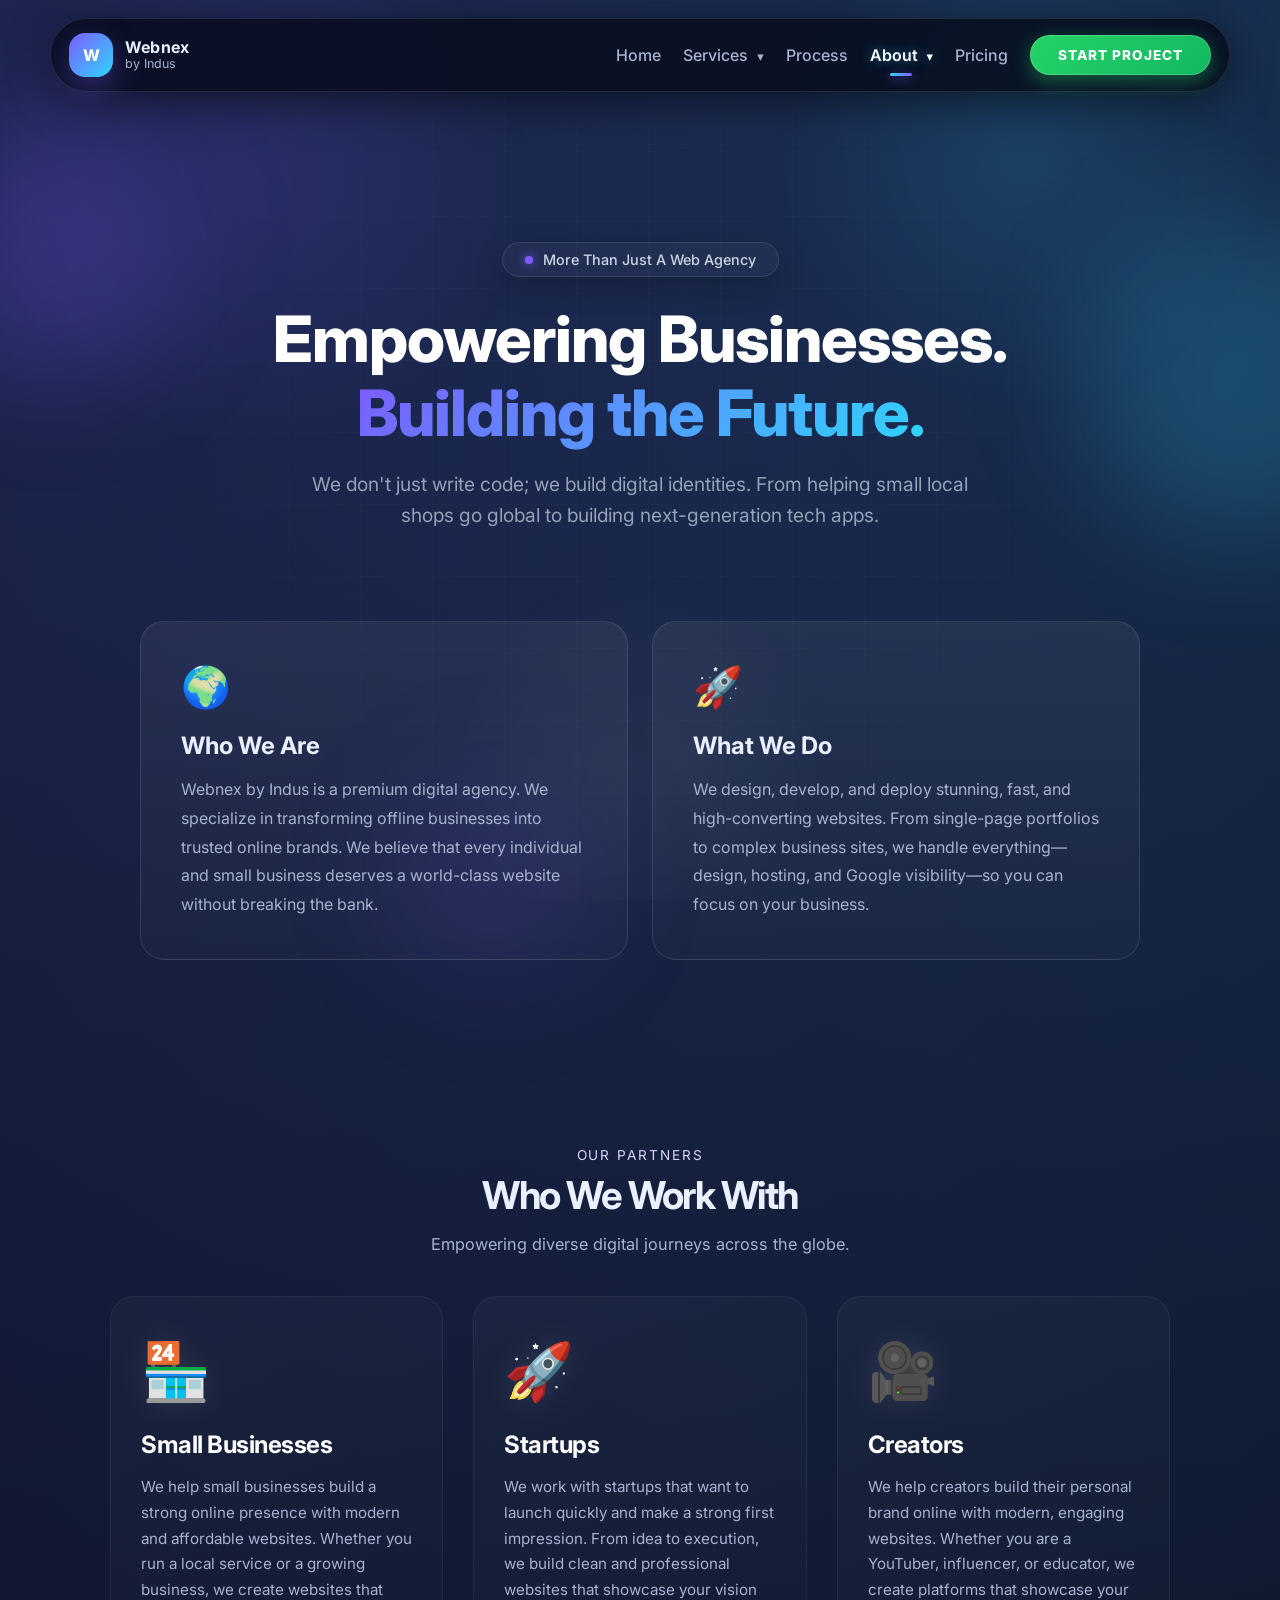
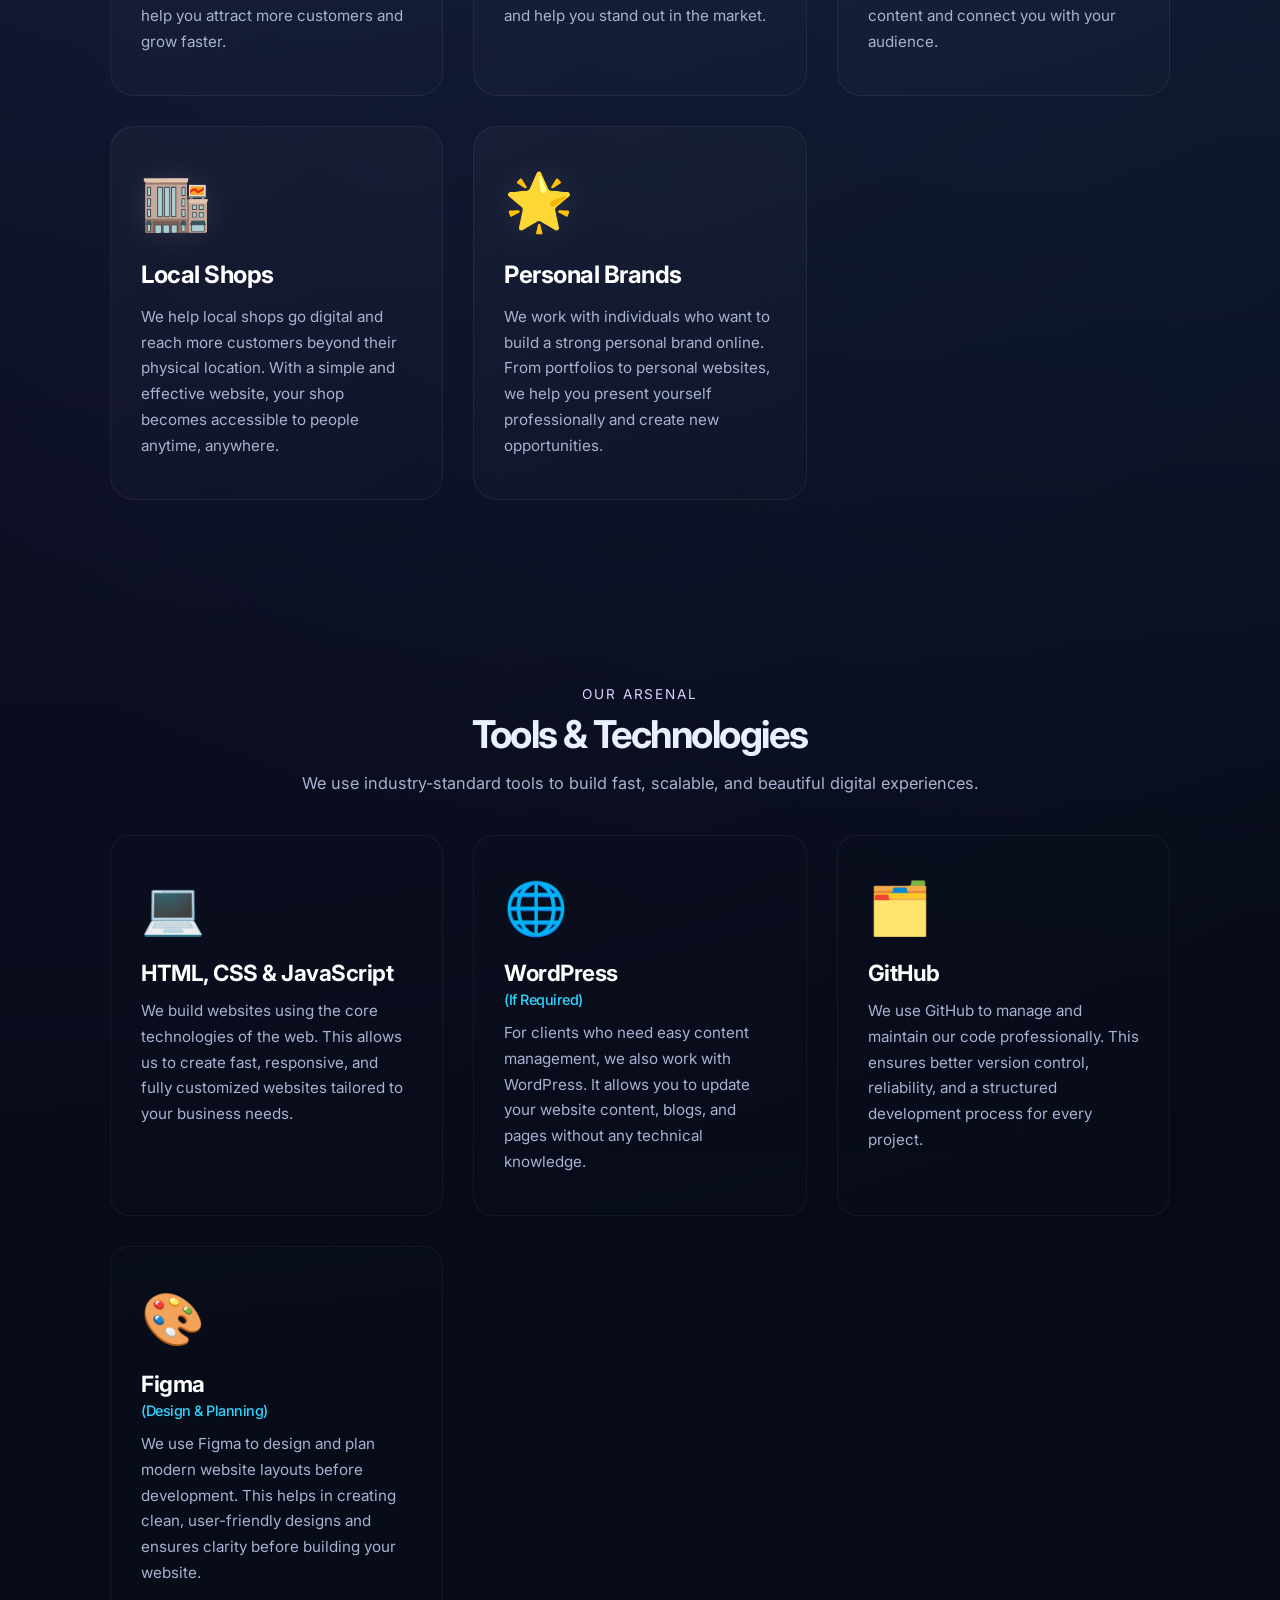
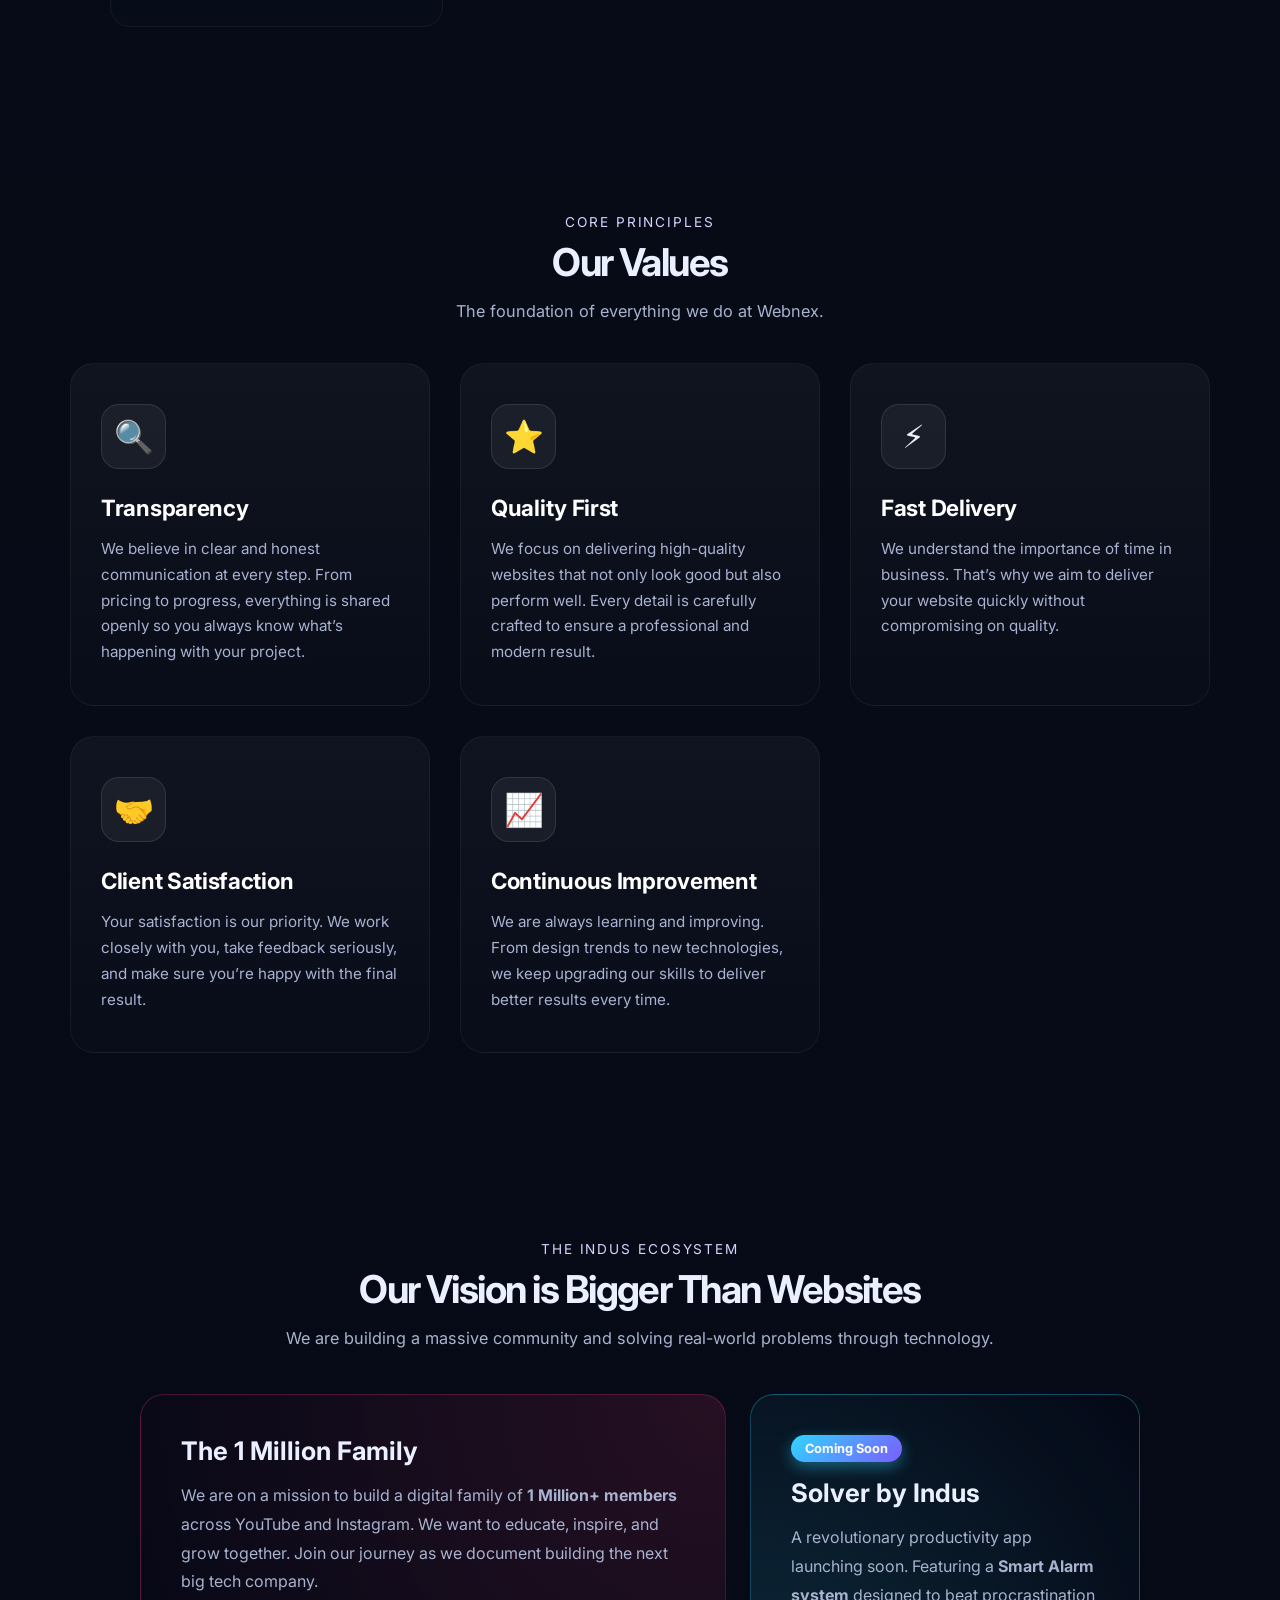
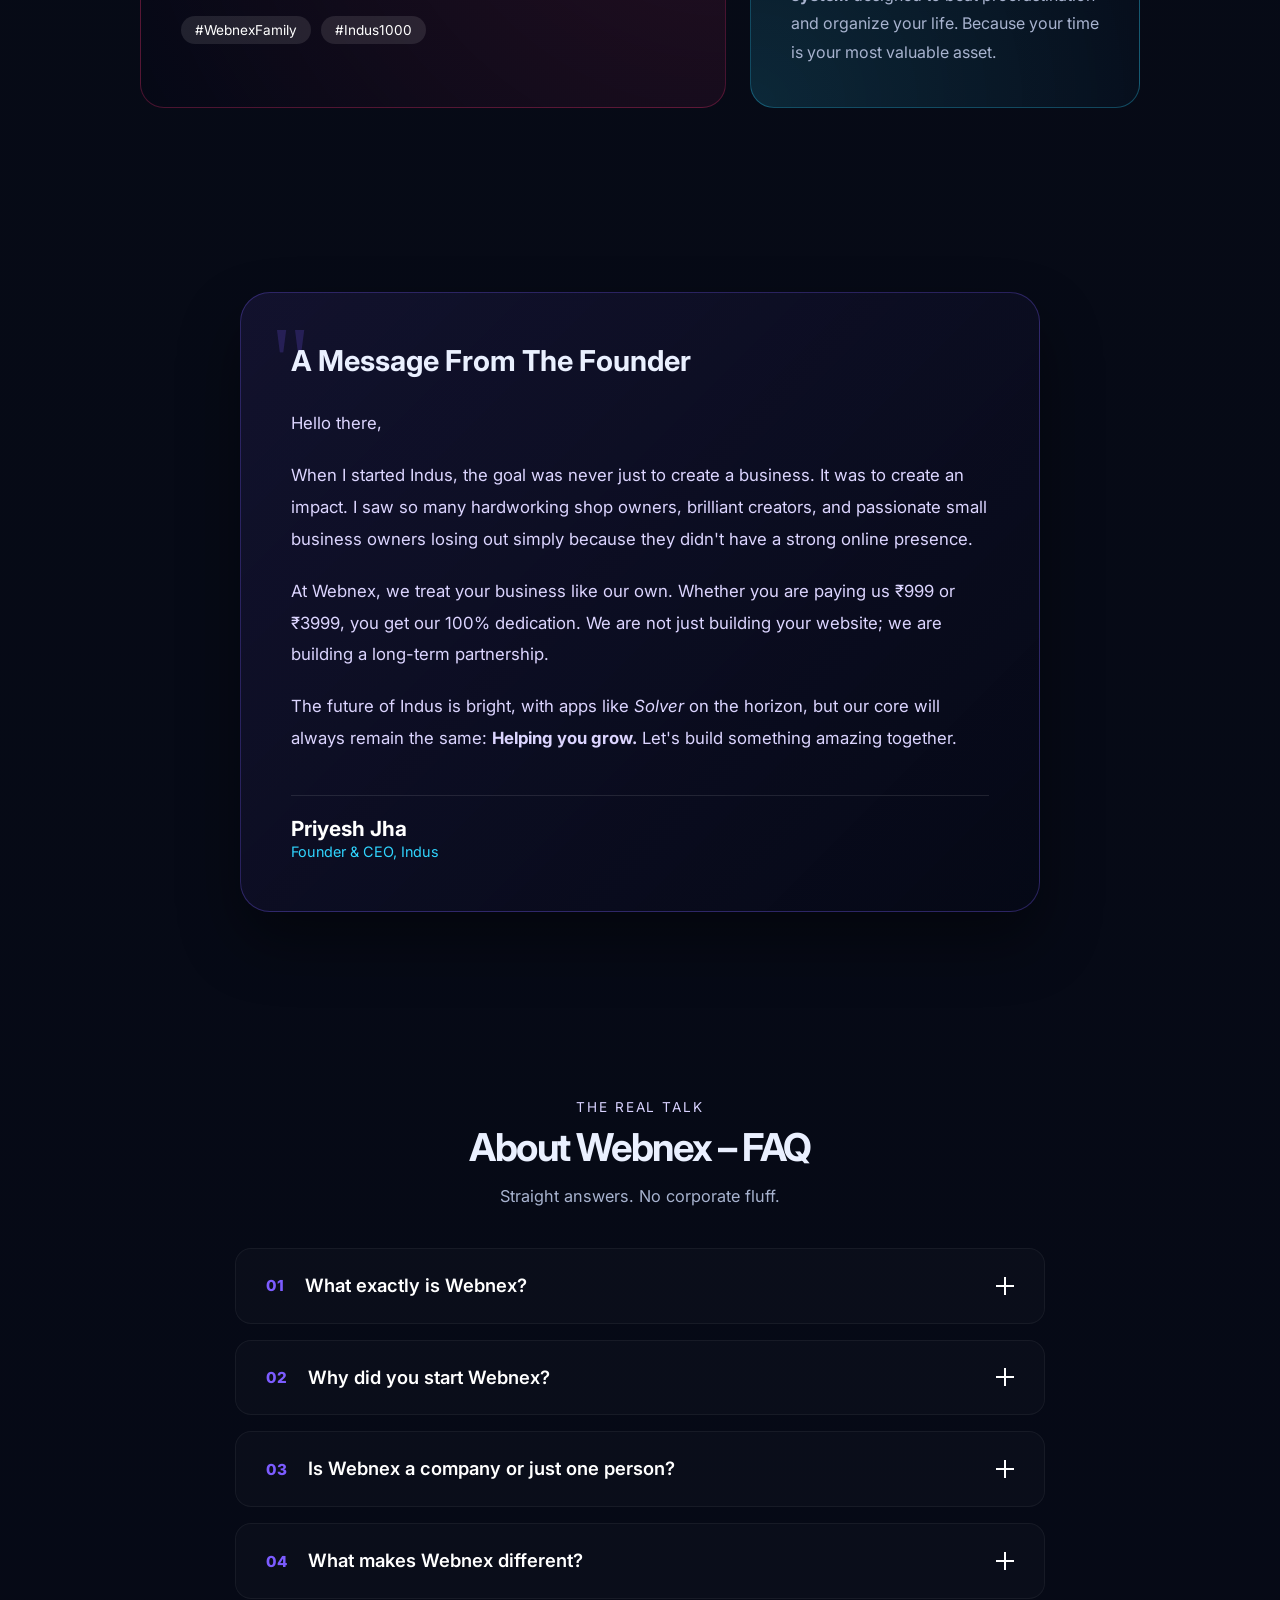
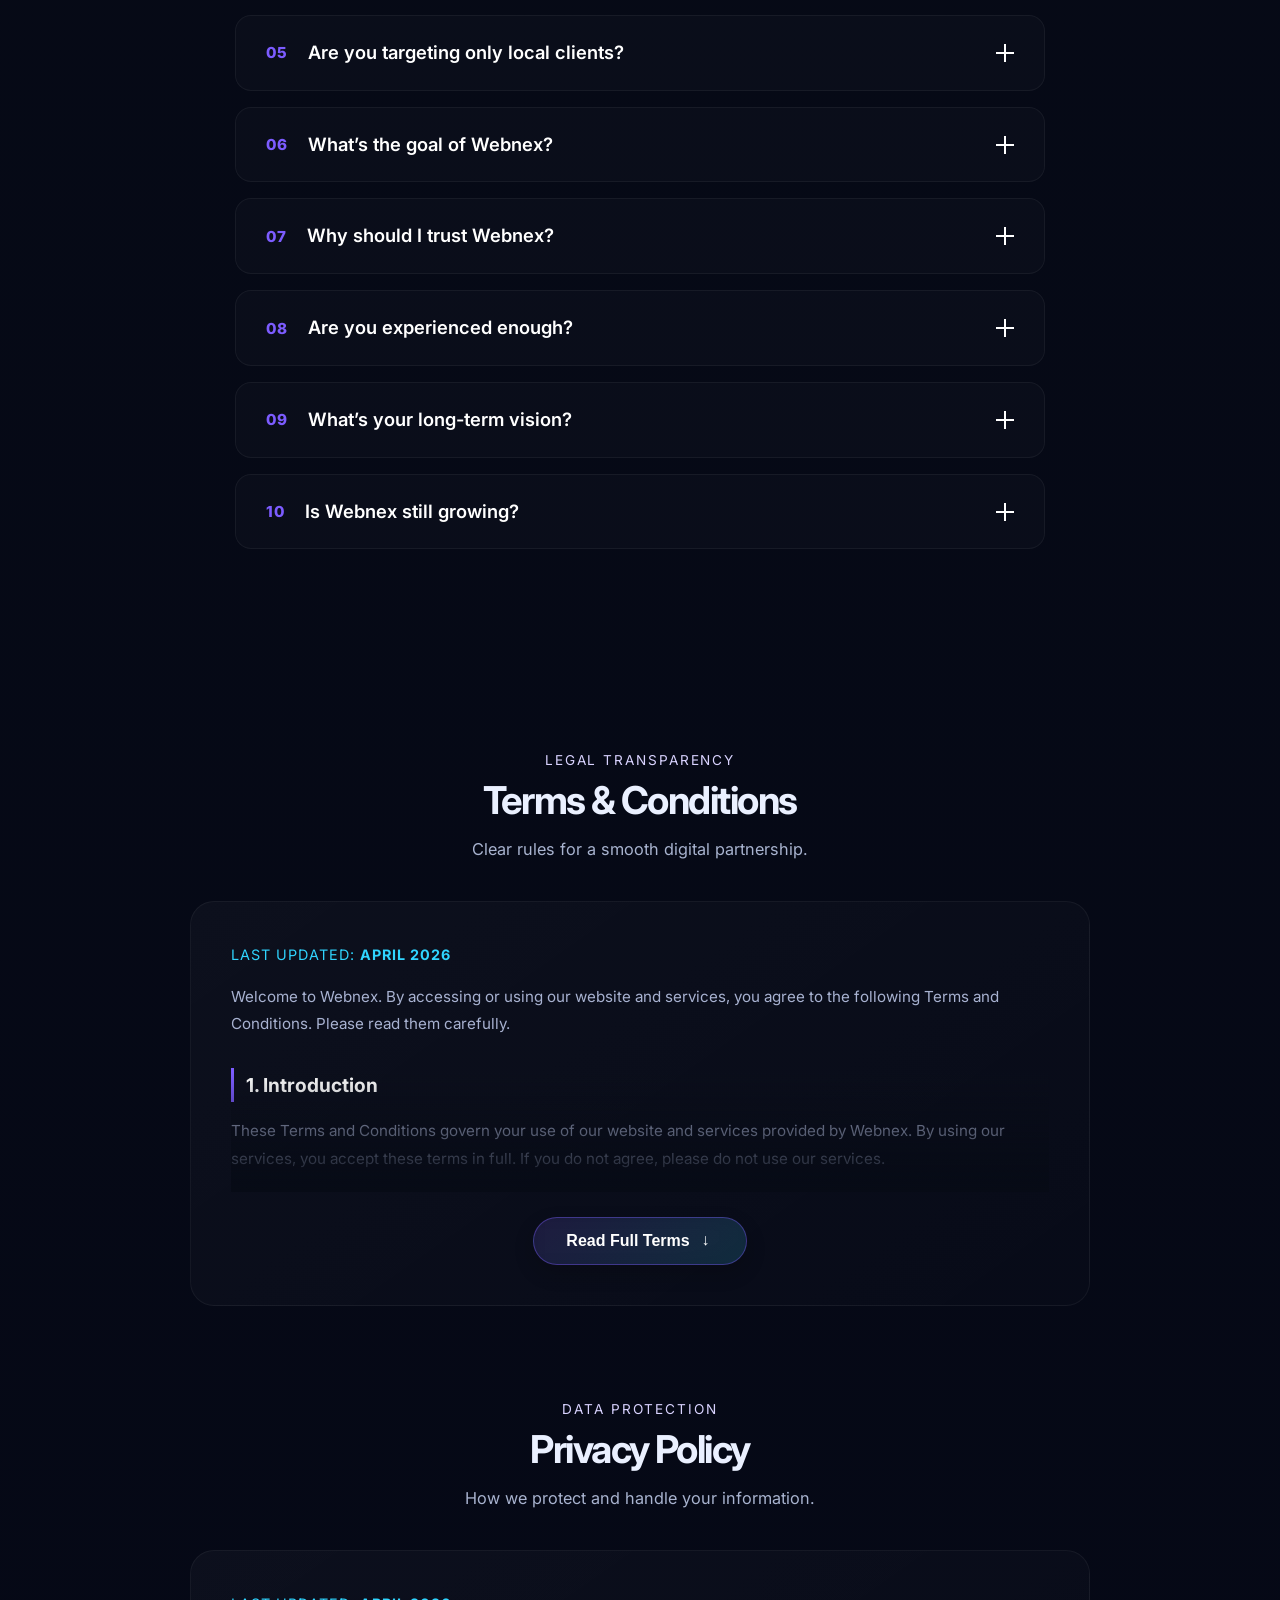
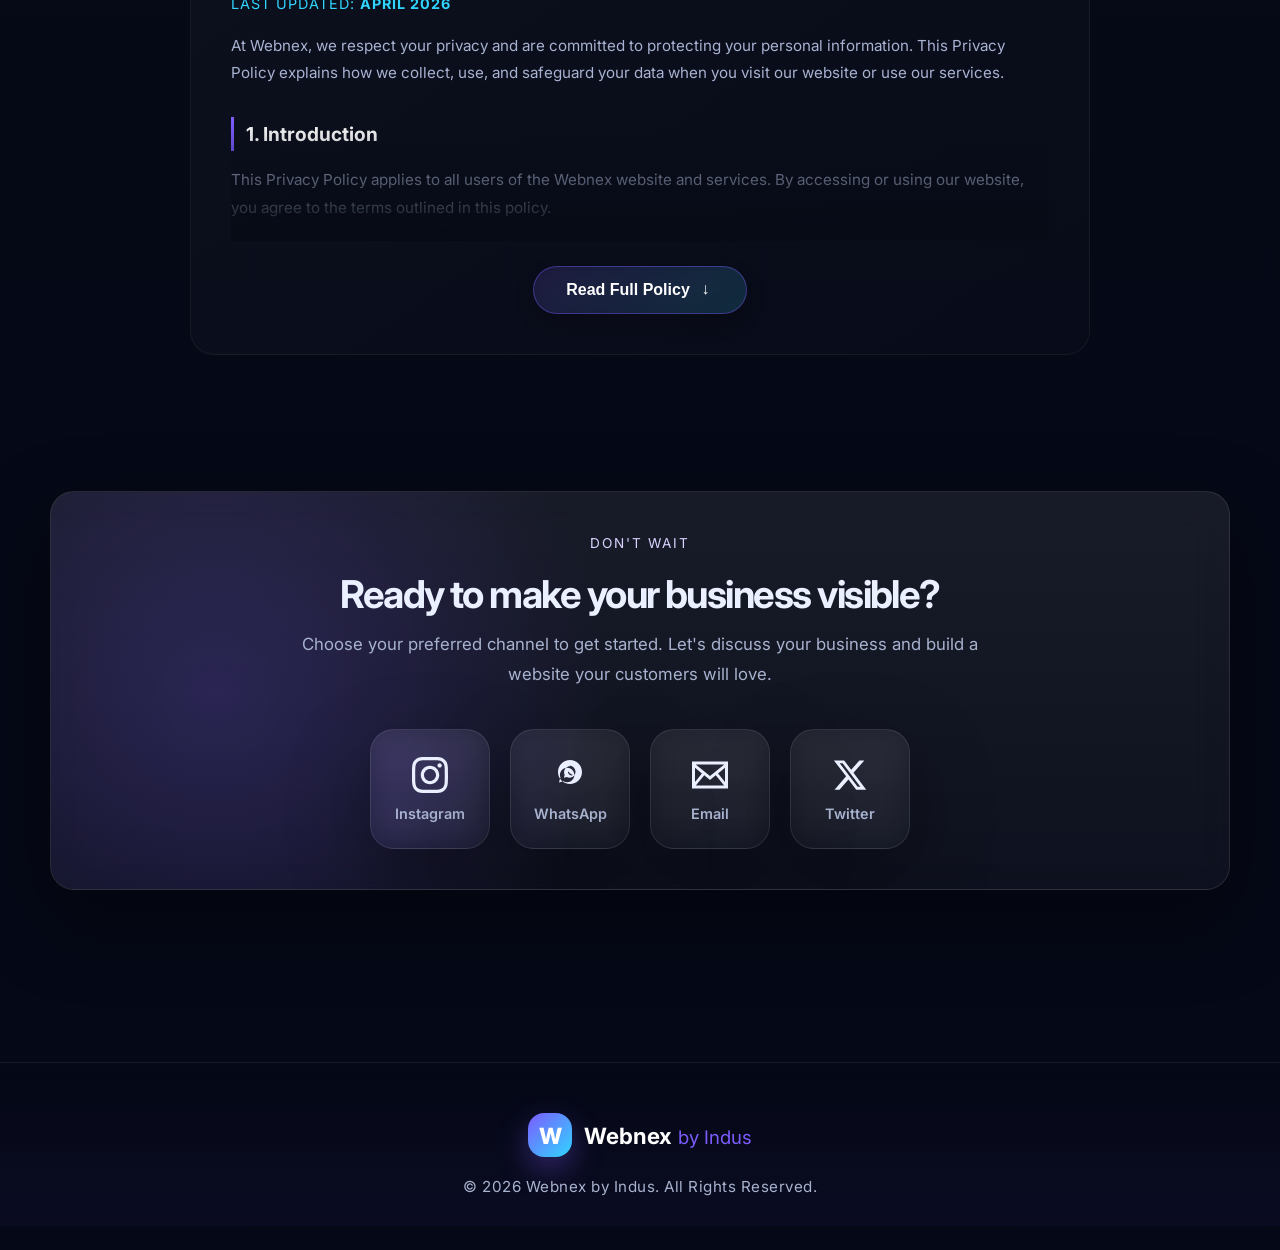
<file: work.html>
<!DOCTYPE html>
<html lang="en">
<head>
  <meta charset="UTF-8" />
  <meta name="viewport" content="width=device-width, initial-scale=1.0" />
  <meta name="theme-color" content="#070B16" />
  <title>About Webnex & Our Work - Indus</title>
  <link href="https://fonts.googleapis.com/css2?family=Inter:wght@400;500;600;700;800&display=swap" rel="stylesheet">
  
  <link rel="stylesheet" href="css/style.css" />
  <link rel="stylesheet" href="css/work.css" />
</head>
<body>
  <div class="bg-layer"></div>
  <div class="orb orb-1"></div>
  <div class="orb orb-2"></div>
  <div class="orb orb-3"></div>
  <div class="grid-overlay"></div>

  <header class="site-header">
    <a class="brand" href="index.html" aria-label="Webnex by Indus home">
      <span class="brand-mark">W</span>
      <span class="brand-text">
        <strong>Webnex</strong>
        <small>by Indus</small>
      </span>
    </a>

    <button class="menu-btn" id="menuBtn" aria-label="Open menu" aria-expanded="false" aria-controls="siteNav">
      <span></span>
      <span></span>
      <span></span>
    </button>

    <nav class="site-nav" id="siteNav">
      <a href="index.html" class="nav-link">Home</a>
      
      <div class="dropdown">
        <a href="services.html" class="nav-link">Services <span class="arrow">▾</span></a>
        <div class="dropdown-content">
          <a href="services.html">All Services</a>
          <a href="reviews.html">Client Reviews</a>
          <a href="faq.html">FAQ</a>
        </div>
      </div>

      <a href="process.html" class="nav-link">Process</a>
      
      <div class="dropdown">
        <a href="work.html" class="nav-link active">About <span class="arrow">▾</span></a>
        <div class="dropdown-content">
          <a href="work.html">Our Story</a>
          <a href="social.html">Social Links</a>
        </div>
      </div>

      <a href="pricing.html" class="nav-link">Pricing</a>
      <a href="#contact" class="nav-cta cta-premium-click">Start Project</a>
    </nav>
  </header>

  <main id="top">
    <section class="hero section text-center-hero">
      <div class="hero-copy full-width" data-reveal>
        <div class="pill mx-auto">
          <span class="dot" style="background: #7C5CFF; box-shadow: 0 0 10px #7C5CFF;"></span>
          More Than Just A Web Agency
        </div>
        <h1 class="mx-auto">Empowering Businesses. <span class="highlight-text">Building the Future.</span></h1>
        <p class="hero-text mx-auto">
          We don't just write code; we build digital identities. From helping small local shops go global to building next-generation tech apps.
        </p>
      </div>
    </section>

    <section class="section pt-0" data-reveal>
      <div class="vision-grid">
        <div class="vision-card">
          <div class="vision-icon">🌍</div>
          <h3>Who We Are</h3>
          <p>Webnex by Indus is a premium digital agency. We specialize in transforming offline businesses into trusted online brands. We believe that every individual and small business deserves a world-class website without breaking the bank.</p>
        </div>
        <div class="vision-card">
          <div class="vision-icon">🚀</div>
          <h3>What We Do</h3>
          <p>We design, develop, and deploy stunning, fast, and high-converting websites. From single-page portfolios to complex business sites, we handle everything—design, hosting, and Google visibility—so you can focus on your business.</p>
        </div>
      </div>
    </section>
    <section class="section" data-reveal>
      <div class="section-head text-center">
        <span class="eyebrow">Our Partners</span>
        <h2>Who We Work With</h2>
        <p>Empowering diverse digital journeys across the globe.</p>
      </div>

      <div class="target-audience-grid">
        <div class="glass-target-card">
          <div class="target-icon">🏪</div>
          <h3>Small Businesses</h3>
          <p>We help small businesses build a strong online presence with modern and affordable websites. Whether you run a local service or a growing business, we create websites that help you attract more customers and grow faster.</p>
        </div>
        
        <div class="glass-target-card">
          <div class="target-icon">🚀</div>
          <h3>Startups</h3>
          <p>We work with startups that want to launch quickly and make a strong first impression. From idea to execution, we build clean and professional websites that showcase your vision and help you stand out in the market.</p>
        </div>
        
        <div class="glass-target-card">
          <div class="target-icon">🎥</div>
          <h3>Creators</h3>
          <p>We help creators build their personal brand online with modern, engaging websites. Whether you are a YouTuber, influencer, or educator, we create platforms that showcase your content and connect you with your audience.</p>
        </div>
        
        <div class="glass-target-card">
          <div class="target-icon">🏬</div>
          <h3>Local Shops</h3>
          <p>We help local shops go digital and reach more customers beyond their physical location. With a simple and effective website, your shop becomes accessible to people anytime, anywhere.</p>
        </div>
        
        <div class="glass-target-card">
          <div class="target-icon">🌟</div>
          <h3>Personal Brands</h3>
          <p>We work with individuals who want to build a strong personal brand online. From portfolios to personal websites, we help you present yourself professionally and create new opportunities.</p>
        </div>
      </div>

    </section>

    <section class="section alt" data-reveal>
      <div class="section-head text-center">
        <span class="eyebrow">Our Arsenal</span>
        <h2>Tools & Technologies</h2>
        <p>We use industry-standard tools to build fast, scalable, and beautiful digital experiences.</p>
      </div>

      <div class="tech-stack-grid">
        
        <div class="tech-card">
          <div class="tech-icon">💻</div>
          <h3>HTML, CSS & JavaScript</h3>
          <p>We build websites using the core technologies of the web. This allows us to create fast, responsive, and fully customized websites tailored to your business needs.</p>
        </div>

        <div class="tech-card">
          <div class="tech-icon">🌐</div>
          <h3>WordPress <small>(If Required)</small></h3>
          <p>For clients who need easy content management, we also work with WordPress. It allows you to update your website content, blogs, and pages without any technical knowledge.</p>
        </div>

        <div class="tech-card">
          <div class="tech-icon">🗂️</div>
          <h3>GitHub</h3>
          <p>We use GitHub to manage and maintain our code professionally. This ensures better version control, reliability, and a structured development process for every project.</p>
        </div>

        <div class="tech-card">
          <div class="tech-icon">🎨</div>
          <h3>Figma <small>(Design & Planning)</small></h3>
          <p>We use Figma to design and plan modern website layouts before development. This helps in creating clean, user-friendly designs and ensures clarity before building your website.</p>
        </div>

      </div>

    </section>
    <section class="section" data-reveal>
      <div class="section-head text-center">
        <span class="eyebrow">Core Principles</span>
        <h2>Our Values</h2>
        <p>The foundation of everything we do at Webnex.</p>
      </div>

      <div class="values-grid">
        
        <div class="value-card">
          <div class="value-icon-wrapper">🔍</div>
          <h3>Transparency</h3>
          <p>We believe in clear and honest communication at every step. From pricing to progress, everything is shared openly so you always know what’s happening with your project.</p>
        </div>

        <div class="value-card">
          <div class="value-icon-wrapper">⭐</div>
          <h3>Quality First</h3>
          <p>We focus on delivering high-quality websites that not only look good but also perform well. Every detail is carefully crafted to ensure a professional and modern result.</p>
        </div>

        <div class="value-card">
          <div class="value-icon-wrapper">⚡</div>
          <h3>Fast Delivery</h3>
          <p>We understand the importance of time in business. That’s why we aim to deliver your website quickly without compromising on quality.</p>
        </div>

        <div class="value-card">
          <div class="value-icon-wrapper">🤝</div>
          <h3>Client Satisfaction</h3>
          <p>Your satisfaction is our priority. We work closely with you, take feedback seriously, and make sure you’re happy with the final result.</p>
        </div>

        <div class="value-card">
          <div class="value-icon-wrapper">📈</div>
          <h3>Continuous Improvement</h3>
          <p>We are always learning and improving. From design trends to new technologies, we keep upgrading our skills to deliver better results every time.</p>
        </div>

      </div>
    </section>

    <section class="section alt" data-reveal>
      <div class="section-head">
        <span class="eyebrow">The Indus Ecosystem</span>
        <h2>Our Vision is Bigger Than Websites</h2>
        <p>We are building a massive community and solving real-world problems through technology.</p>
      </div>

      <div class="ecosystem-grid">
        <div class="eco-card social-card" data-reveal>
          <h3>The 1 Million Family</h3>
          <p>We are on a mission to build a digital family of <strong>1 Million+ members</strong> across YouTube and Instagram. We want to educate, inspire, and grow together. Join our journey as we document building the next big tech company.</p>
          <div class="social-tags">
            <span>#WebnexFamily</span>
            <span>#Indus1000</span>
          </div>
        </div>

        <div class="eco-card app-card" data-reveal>
          <div class="coming-soon-badge">Coming Soon</div>
          <h3>Solver by Indus</h3>
          <p>A revolutionary productivity app launching soon. Featuring a <strong>Smart Alarm system</strong> designed to beat procrastination and organize your life. Because your time is your most valuable asset.</p>
        </div>
      </div>
    </section>

    <section class="section" data-reveal>
      <div class="founder-wrapper">
        <div class="founder-card">
          <div class="quote-mark">"</div>
          <h2 class="founder-title">A Message From The Founder</h2>
          <div class="founder-message">
            <p>Hello there,</p>
            <p>When I started Indus, the goal was never just to create a business. It was to create an impact. I saw so many hardworking shop owners, brilliant creators, and passionate small business owners losing out simply because they didn't have a strong online presence.</p>
            <p>At Webnex, we treat your business like our own. Whether you are paying us ₹999 or ₹3999, you get our 100% dedication. We are not just building your website; we are building a long-term partnership.</p>
            <p>The future of Indus is bright, with apps like <em>Solver</em> on the horizon, but our core will always remain the same: <strong>Helping you grow.</strong> Let's build something amazing together.</p>
          </div>
          <div class="founder-signature">
            <strong>Priyesh Jha</strong>
            <span>Founder & CEO, Indus</span>
          </div>
        </div>
      </div>
    </section>

    <section class="section faq-section" data-reveal>
      <div class="section-head text-center">
        <span class="eyebrow">The Real Talk</span>
        <h2>About Webnex – FAQ <span style="font-size: 1.8rem; vertical-align: middle;"></span></h2>
        <p>Straight answers. No corporate fluff.</p>
      </div>

      <div class="faq-accordion">
        
        <div class="faq-item">
          <button class="faq-question">
            <span class="faq-num">01</span>
            <span class="faq-text">What exactly is Webnex?</span>
            <span class="faq-toggle"></span>
          </button>
          <div class="faq-answer">
            <p>Webnex is where we build modern websites and help businesses grow online.<br>
            <em>Not just “another website builder”… we actually care about results.</em></p>
          </div>
        </div>

        <div class="faq-item">
          <button class="faq-question">
            <span class="faq-num">02</span>
            <span class="faq-text">Why did you start Webnex?</span>
            <span class="faq-toggle"></span>
          </button>
          <div class="faq-answer">
            <p>Because too many businesses still don’t have a proper website.<br>
            <em>And honestly… someone had to fix that.</em></p>
          </div>
        </div>

        <div class="faq-item">
          <button class="faq-question">
            <span class="faq-num">03</span>
            <span class="faq-text">Is Webnex a company or just one person?</span>
            <span class="faq-toggle"></span>
          </button>
          <div class="faq-answer">
            <p>It started as one person with a vision.<br>
            <em>Now it’s growing into something much bigger (and yes, we’re just getting started).</em></p>
          </div>
        </div>

        <div class="faq-item">
          <button class="faq-question">
            <span class="faq-num">04</span>
            <span class="faq-text">What makes Webnex different?</span>
            <span class="faq-toggle"></span>
          </button>
          <div class="faq-answer">
            <p>We don’t overcomplicate things.<br>
            <em>Simple, clean, effective websites — without unnecessary drama or overpricing.</em></p>
          </div>
        </div>

        <div class="faq-item">
          <button class="faq-question">
            <span class="faq-num">05</span>
            <span class="faq-text">Are you targeting only local clients?</span>
            <span class="faq-toggle"></span>
          </button>
          <div class="faq-answer">
            <p>Not really.<br>
            <em>We’re building for a global audience — local or international, good work speaks everywhere.</em></p>
          </div>
        </div>

        <div class="faq-item">
          <button class="faq-question">
            <span class="faq-num">06</span>
            <span class="faq-text">What’s the goal of Webnex?</span>
            <span class="faq-toggle"></span>
          </button>
          <div class="faq-answer">
            <p>To build one of the most followed digital brands.<br>
            <em>Ambitious? Yes. Unrealistic? Not really.</em></p>
          </div>
        </div>

        <div class="faq-item">
          <button class="faq-question">
            <span class="faq-num">07</span>
            <span class="faq-text">Why should I trust Webnex?</span>
            <span class="faq-toggle"></span>
          </button>
          <div class="faq-answer">
            <p>Fair question.<br>
            <em>We focus on transparency, real work, and actual results — not just big promises.</em></p>
          </div>
        </div>

        <div class="faq-item">
          <button class="faq-question">
            <span class="faq-num">08</span>
            <span class="faq-text">Are you experienced enough?</span>
            <span class="faq-toggle"></span>
          </button>
          <div class="faq-answer">
            <p>We focus more on skills and execution than just years of experience.<br>
            <em>Because results matter more than numbers.</em></p>
          </div>
        </div>

        <div class="faq-item">
          <button class="faq-question">
            <span class="faq-num">09</span>
            <span class="faq-text">What’s your long-term vision?</span>
            <span class="faq-toggle"></span>
          </button>
          <div class="faq-answer">
            <p>Build a strong global presence, help thousands of businesses, and create a brand people actually trust.<br>
            <em>Not just exist… but stand out.</em></p>
          </div>
        </div>

        <div class="faq-item">
          <button class="faq-question">
            <span class="faq-num">10</span>
            <span class="faq-text">Is Webnex still growing?</span>
            <span class="faq-toggle"></span>
          </button>
          <div class="faq-answer">
            <p>Definitely.<br>
            <em>And if you’re here early… you’re watching it grow in real time.</em></p>
          </div>
        </div>

      </div>
    </section>

<section class="section tc-section" data-reveal>
      <div class="section-head text-center">
        <span class="eyebrow">Legal Transparency</span>
        <h2>Terms & Conditions</h2>
        <p>Clear rules for a smooth digital partnership.</p>
      </div>

      <div class="tc-container glass-card">
        <div class="tc-content-wrapper" id="tcWrapper">
          
          <div class="tc-text">
            <p class="tc-last-updated">Last Updated: <strong>April 2026</strong></p>
            <p>Welcome to Webnex. By accessing or using our website and services, you agree to the following Terms and Conditions. Please read them carefully.</p>

            <h4>1. Introduction</h4>
            <p>These Terms and Conditions govern your use of our website and services provided by Webnex. By using our services, you accept these terms in full. If you do not agree, please do not use our services.</p>

            <h4>2. Services</h4>
            <p>Webnex provides website design and development services, including but not limited to:</p>
            <ul>
              <li>Static and dynamic website development</li>
              <li>UI/UX design</li>
              <li>Website optimization & Basic SEO setup</li>
              <li>Maintenance and support (as per plan)</li>
            </ul>
            <p>We reserve the right to modify or discontinue any service at any time without prior notice.</p>

            <h4>3. User Responsibilities</h4>
            <p>By working with us, you agree to:</p>
            <ul>
              <li>Provide accurate and complete information</li>
              <li>Share required content (text, images, etc.) on time</li>
              <li>Ensure that your content does not violate any laws or copyrights</li>
            </ul>
            <p>You are solely responsible for the content you provide.</p>

            <h4>4. Payments & Pricing</h4>
            <ul>
              <li>All prices are discussed and agreed upon before the project begins.</li>
              <li>A <strong>minimum upfront payment (advance)</strong> is required to start the project.</li>
              <li>The remaining balance must be paid before final delivery.</li>
              <li>Payments are non-refundable once work has started.</li>
              <li>Failure to complete payment may result in suspension of services.</li>
            </ul>

            <h4>5. Project Timeline</h4>
            <ul>
              <li>Project timelines depend on complexity and client responsiveness.</li>
              <li>Delays in providing content or feedback may extend the timeline.</li>
              <li>Webnex is not responsible for delays caused by the client.</li>
            </ul>

            <h4>6. Revisions & Changes</h4>
            <ul>
              <li>A limited number of revisions are included (depending on plan).</li>
              <li>Additional revisions or major changes may incur extra charges.</li>
              <li>Once the project is approved and delivered, further changes are considered new work.</li>
            </ul>

            <h4>7. Intellectual Property</h4>
            <p>Upon full payment, the final website ownership is transferred to the client. Webnex retains the right to showcase the project in its portfolio. Any third-party assets (images, fonts, plugins) may have separate licenses.</p>

            <h4>8. Hosting & Domain</h4>
            <p>Clients are responsible for purchasing domain and hosting. We may assist in setup but are not responsible for third-party services. Any issues related to hosting providers are beyond our control.</p>

            <h4>9. Maintenance & Support</h4>
            <p>Free support is provided for a limited period (as per plan). After the support period, additional charges may apply. Support does not include major redesigns or new features.</p>

            <h4>10. Limitation of Liability</h4>
            <p>Webnex is not liable for: Any business loss, revenue loss, or data loss; Website downtime due to hosting/server issues; Third-party failures or security breaches. All services are provided “as is” without warranties.</p>

            <h4>11. Termination</h4>
            <p>We reserve the right to terminate services if: The client violates these terms; Payments are not completed; There is misuse or abusive behavior. No refunds will be issued in such cases.</p>

            <h4>12. Confidentiality</h4>
            <p>We respect your privacy and will not share your confidential information with third parties, except where required by law.</p>

            <h4>13. Third-Party Tools & Links</h4>
            <p>Our website or services may include third-party tools or links. We are not responsible for their content, policies, or performance.</p>

            <h4>14. Changes to Terms</h4>
            <p>We may update these Terms and Conditions at any time. Changes will be posted on this page with an updated date.</p>

            <h4>15. Governing Law</h4>
            <p>These Terms shall be governed and interpreted in accordance with the laws of <strong>India</strong>. Any disputes will be subject to the jurisdiction of appropriate courts.</p>

            <h4>16. Contact Information</h4>
            <p>If you have any questions regarding these Terms, you can contact us:<br>
            Email: <strong>indusreach@outlook.com</strong><br>
            Website: <strong>Webnex by Indus</strong></p>
          </div>
          
          <div class="tc-gradient-overlay" id="tcOverlay"></div>
        </div>

        <div class="tc-action text-center">
          <button class="glowing-explore-btn tc-expand-btn" id="tcBtn">
            Read Full Terms <span class="arrow" style="display:inline-block; transform: rotate(90deg); margin-left:8px;">→</span>
          </button>
        </div>
      </div>
    </section>

<section class="section tc-section" data-reveal style="padding-top: 0;">
      <div class="section-head text-center">
        <span class="eyebrow">Data Protection</span>
        <h2>Privacy Policy</h2>
        <p>How we protect and handle your information.</p>
      </div>

      <div class="tc-container glass-card">
        <div class="tc-content-wrapper" id="ppWrapper">
          
          <div class="tc-text">
            <p class="tc-last-updated">Last Updated: <strong>April 2026</strong></p>
            <p>At Webnex, we respect your privacy and are committed to protecting your personal information. This Privacy Policy explains how we collect, use, and safeguard your data when you visit our website or use our services.</p>

            <h4>1. Introduction</h4>
            <p>This Privacy Policy applies to all users of the Webnex website and services. By accessing or using our website, you agree to the terms outlined in this policy.</p>

            <h4>2. Information We Collect</h4>
            <p>We may collect the following types of information:</p>
            <p><strong>a) Personal Information</strong></p>
            <ul>
              <li>Name</li>
              <li>Email address</li>
              <li>Phone number</li>
              <li>Business details</li>
            </ul>
            <p><strong>b) Non-Personal Information</strong></p>
            <ul>
              <li>Browser type</li>
              <li>Device information</li>
              <li>IP address</li>
              <li>Pages visited and time spent on the website</li>
            </ul>
            <p><strong>c) Client-Provided Content</strong></p>
            <ul>
              <li>Any content (text, images, logos, etc.) you provide for website development.</li>
            </ul>

            <h4>3. How We Use Your Information</h4>
            <p>We use your information to:</p>
            <ul>
              <li>Provide and deliver our services</li>
              <li>Communicate with you regarding your project</li>
              <li>Improve our website and user experience</li>
              <li>Respond to inquiries and support requests</li>
              <li>Send important updates or service-related information</li>
            </ul>
            <p>We do not sell your personal information to third parties.</p>

            <h4>4. Cookies & Tracking Technologies</h4>
            <p>We may use cookies and similar technologies to:</p>
            <ul>
              <li>Enhance user experience</li>
              <li>Analyze website traffic</li>
              <li>Understand user behavior</li>
            </ul>
            <p>You can choose to disable cookies through your browser settings.</p>

            <h4>5. Data Sharing & Disclosure</h4>
            <p>We may share your information only in the following cases:</p>
            <ul>
              <li>With trusted service providers (e.g., hosting, analytics tools)</li>
              <li>When required by law or legal authorities</li>
              <li>To protect our rights, users, or services</li>
            </ul>
            <p>We do not share your data for marketing or resale purposes.</p>

            <h4>6. Data Security</h4>
            <p>We take reasonable steps to protect your personal information using secure systems and practices. However, no method of transmission over the internet is 100% secure, and we cannot guarantee absolute security.</p>

            <h4>7. Third-Party Services</h4>
            <p>Our website may contain links or integrations with third-party services (e.g., hosting providers, social media platforms). We are not responsible for the privacy practices of these third parties.</p>

            <h4>8. Your Rights</h4>
            <p>You have the right to:</p>
            <ul>
              <li>Request access to your personal data</li>
              <li>Request correction or deletion of your data</li>
              <li>Withdraw consent for data usage</li>
            </ul>
            <p>To exercise these rights, contact us using the details below.</p>

            <h4>9. Data Retention</h4>
            <p>We retain your information only for as long as necessary to:</p>
            <ul>
              <li>Provide services</li>
              <li>Comply with legal obligations</li>
              <li>Resolve disputes</li>
            </ul>

            <h4>10. Children’s Privacy</h4>
            <p>Our services are not intended for individuals under the age of 13. We do not knowingly collect personal information from children.</p>

            <h4>11. Changes to This Policy</h4>
            <p>We may update this Privacy Policy from time to time. Any changes will be posted on this page with an updated date.</p>

            <h4>12. Contact Information</h4>
            <p>If you have any questions about this Privacy Policy, you can contact us:<br>
            Email: <strong>indusreach@outlook.com</strong><br>
            Website: <strong>Webnex by Indus</strong></p>
          </div>
          
          <div class="tc-gradient-overlay" id="ppOverlay"></div>
        </div>

        <div class="tc-action text-center">
          <button class="tc-expand-btn" id="ppBtn">
            Read Full Policy <span class="arrow" style="display:inline-block; transform: rotate(90deg); margin-left:8px;">→</span>
          </button>
        </div>
      </div>
    </section>

    <section id="contact" class="section cta-section">
      <div class="cta-card" data-reveal>
        <span class="eyebrow">Don't Wait</span>
        <h2>Ready to make your business visible?</h2>
        <p class="cta-text">Choose your preferred channel to get started. Let's discuss your business and build a website your customers will love.</p>
        
        <div class="contact-options-wrapper">
          <div class="contact-options-grid">
            
            <a href="https://www.instagram.com/webnex_by_indus/" target="_blank" rel="noopener noreferrer" class="contact-icon-btn insta-btn" aria-label="Contact on Instagram">
                <svg class="icon-svg" viewBox="0 0 24 24"><path d="M12 2.163c3.204 0 3.584.012 4.85.07 3.252.148 4.771 1.691 4.919 4.919.058 1.265.069 1.645.069 4.849 0 3.205-.012 3.584-.069 4.849-.149 3.225-1.664 4.771-4.919 4.919-1.266.058-1.644.07-4.85.07-3.204 0-3.584-.012-4.849-.07-3.26-.149-4.771-1.699-4.919-4.92-.058-1.265-.07-1.644-.07-4.849 0-3.204.013-3.583.07-4.849.149-3.227 1.664-4.771 4.919-4.919 1.266-.057 1.645-.069 4.849-.069zm0-2.163c-3.259 0-3.667.014-4.947.072-4.358.2-6.78 2.618-6.98 6.98-.059 1.281-.073 1.689-.073 4.948 0 3.259.014 3.668.072 4.948.2 4.358 2.618 6.78 6.98 6.98 1.281.058 1.689.072 4.948.072 3.259 0 3.668-.014 4.948-.072 4.354-.2 6.782-2.618 6.979-6.98.059-1.28.073-1.689.073-4.948 0-3.259-.014-3.667-.072-4.947-.196-4.354-2.617-6.78-6.979-6.98-1.281-.059-1.69-.073-4.949-.073zm0 5.838c-3.403 0-6.162 2.759-6.162 6.162s2.759 6.163 6.162 6.163 6.162-2.759 6.162-6.163c0-3.403-2.759-6.162-6.162-6.162zm0 10.162c-2.209 0-4-1.79-4-4 0-2.209 1.791-4 4-4s4 1.791 4 4c0 2.21-1.791 4-4 4zm6.406-11.845c-.796 0-1.441.645-1.441 1.44s.645 1.44 1.441 1.44c.795 0 1.439-.645 1.439-1.44s-.644-1.44-1.439-1.44z"/></svg>
                <span class="icon-label">Instagram</span>
            </a>

            <a href="https://wa.me/917779998054" target="_blank" rel="noopener noreferrer" class="contact-icon-btn whatsapp-btn" aria-label="Contact on WhatsApp">
                <svg class="icon-svg" viewBox="0 0 24 24"><path d="M12.031 6.172c-2.202 0-3.991 1.789-3.991 3.991 0 .633.148 1.233.412 1.765l-.53 1.936 1.983-.52c.518.291 1.121.458 1.765.458 2.202 0 3.991-1.789 3.991-3.991 0-2.202-1.789-3.991-3.991-3.991zm1.767 5.672c-.114.285-.515.421-.855.421-.314 0-.687-.132-1.011-.295-.615-.31-1.054-.875-1.282-1.558-.093-.28.163-.564.444-.564.122 0 .236.046.323.13.143.141.22.35.337.5.158.204.382.261.6.223.111-.019.208-.073.279-.158.118-.14.188-.317.188-.507 0-.083-.013-.162-.037-.237-.061-.19-.24-.31-.444-.31h-.037c-.126 0-.246.04-.344.116-.07.054-.117.13-.133.216-.011.059-.011.121 0 .18.016.086.063.162.133.216.098.076.218.116.344.116h.037c.102 0 .199-.031.28-.088.163-.114.24-.31.22-.507-.01-.09-.046-.175-.1-.246-.057-.075-.133-.129-.22-.158s-.183-.037-.279-.023c-.218.038-.442.223-.6.421-.117.14-.194.317-.194.5 0 .19.077.367.194.507.228.274.667.498 1.282.813.324.163.697.295 1.011.295.34 0 .741-.136.855-.421zm6.202-1.844c0 4.418-3.582 8-8 8s-8-3.582-8-8 3.582-8 8-8 8 3.582 8 8zm-14.531 3.991l-.816 2.973 3.037-.796c.712.417 1.528.653 2.404.653 2.651 0 4.8-2.149 4.8-4.8s-2.149-4.8-4.8-4.8-4.8 2.149-4.8 4.8c0 .72.16 1.402.443 2.015z"/></svg>
                <span class="icon-label">WhatsApp</span>
            </a>

            <a href="mailto: indusreach@outlook.com" class="contact-icon-btn email-btn" aria-label="Send an Email">
                <svg class="icon-svg" viewBox="0 0 24 24"><path d="M0 3v18h24v-18h-24zm6.623 7.929l-4.623 5.712v-9.458l4.623 3.746zm-4.141-5.929h19.035l-9.517 7.713-9.518-7.713zm5.694 7.188l3.824 3.099 3.83-3.104 5.612 6.817h-18.879l5.613-6.812zm9.208-1.26l4.616-3.741v9.461l-4.616-5.72z"/></svg>
                <span class="icon-label">Email</span>
            </a>

            <a href="https://x.com/webnex_by_indus" target="_blank" rel="noopener noreferrer" class="contact-icon-btn twitter-btn" aria-label="Contact on Twitter">
                <svg class="icon-svg" viewBox="0 0 24 24"><path d="M18.244 2.25h3.308l-7.227 8.26 8.502 11.24H16.17l-5.214-6.817L4.99 21.75H1.68l7.73-8.835L1.254 2.25H8.08l4.713 6.231zm-1.161 17.52h1.833L7.084 4.126H5.117z"/></svg>
                <span class="icon-label">Twitter</span>
            </a>
          </div>
        </div>
      </div>
    </section>
  </main>

  <footer class="site-footer">
    <div class="footer-content">
      <div class="footer-logo">
        <span class="brand-mark">W</span>
        <span><strong>Webnex</strong> <small style="color:var(--primary);">by Indus</small></span>
      </div>
      <p class="footer-copyright">© 2026 Webnex by Indus. All Rights Reserved.</p>
    </div>
  </footer>
  <script src="js/main.js"></script>
  <style>
  /* Basic setup for the wrappers to allow smooth expansion */
  .tc-content-wrapper {
    max-height: 250px; /* Initially dikhne wala height */
    overflow: hidden;
    position: relative;
    transition: max-height 0.6s ease-in-out;
  }
  
  /* Styling the gradient blur at the bottom of the text */
  .tc-gradient-overlay {
    position: absolute;
    bottom: 0;
    left: 0;
    width: 100%;
    height: 120px;
    background: linear-gradient(to bottom, rgba(7, 11, 22, 0), rgba(7, 11, 22, 1));
    transition: opacity 0.4s ease;
    pointer-events: none;
  }
</style>

<script>
  document.addEventListener('DOMContentLoaded', function() {
    
    // ==========================================
    // 1. TERMS AND CONDITIONS LOGIC
    // ==========================================
    const tcBtn = document.getElementById('tcBtn');
    const tcWrapper = document.getElementById('tcWrapper');
    const tcOverlay = document.getElementById('tcOverlay');

    if (tcBtn && tcWrapper) {
      tcBtn.addEventListener('click', function(e) {
        e.preventDefault();
        const isOpen = tcWrapper.classList.toggle('is-open');

        if (isOpen) {
          // Open state: Set height to actual content height
          tcWrapper.style.maxHeight = tcWrapper.scrollHeight + "px";
          tcBtn.innerHTML = 'Hide Terms <span class="arrow" style="display:inline-block; transform: rotate(-90deg); margin-left:8px; transition: transform 0.3s;">→</span>';
          if(tcOverlay) tcOverlay.style.opacity = '0'; // Hide the blur
        } else {
          // Close state: Back to 250px
          tcWrapper.style.maxHeight = '250px';
          tcBtn.innerHTML = 'Read Full Terms <span class="arrow" style="display:inline-block; transform: rotate(90deg); margin-left:8px; transition: transform 0.3s;">→</span>';
          if(tcOverlay) tcOverlay.style.opacity = '1'; // Show the blur
        }
      });
    }

    // ==========================================
    // 2. PRIVACY POLICY LOGIC
    // ==========================================
    const ppBtn = document.getElementById('ppBtn');
    const ppWrapper = document.getElementById('ppWrapper');
    const ppOverlay = document.getElementById('ppOverlay');

    if (ppBtn && ppWrapper) {
      ppBtn.addEventListener('click', function(e) {
        e.preventDefault();
        const isOpen = ppWrapper.classList.toggle('is-open');

        if (isOpen) {
          // Open state
          ppWrapper.style.maxHeight = ppWrapper.scrollHeight + "px";
          ppBtn.innerHTML = 'Hide Policy <span class="arrow" style="display:inline-block; transform: rotate(-90deg); margin-left:8px; transition: transform 0.3s;">→</span>';
          if(ppOverlay) ppOverlay.style.opacity = '0'; // Hide the blur
        } else {
          // Close state
          ppWrapper.style.maxHeight = '250px';
          ppBtn.innerHTML = 'Read Full Policy <span class="arrow" style="display:inline-block; transform: rotate(90deg); margin-left:8px; transition: transform 0.3s;">→</span>';
          if(ppOverlay) ppOverlay.style.opacity = '1'; // Show the blur
        }
      });
    }

  });
</script>
</body>
</html>
</file>
<file: css/style.css>
:root{
  --bg:#070B16;
  --bg-soft:#0B1120;
  --card:rgba(255,255,255,.06);
  --card-strong:rgba(255,255,255,.09);
  --border:rgba(255,255,255,.10);
  --text:#EAF0FF;
  --muted:#A8B3CF;
  --primary:#7C5CFF;
  --primary-2:#30D5FF;
  --shadow:0 30px 80px rgba(0,0,0,.35);
  --radius:24px;
}

*{box-sizing:border-box;margin:0;padding:0}
html{scroll-behavior:smooth}
body{
  font-family:"Inter",system-ui,sans-serif;
  background:
    radial-gradient(circle at top left, rgba(124,92,255,.18), transparent 32%),
    radial-gradient(circle at top right, rgba(48,213,255,.16), transparent 28%),
    linear-gradient(180deg, #050816 0%, #070B16 38%, #050816 100%);
  color:var(--text);
  overflow-x:hidden;
}

a{color:inherit;text-decoration:none}
img{max-width:100%;display:block}

.bg-layer{
  position:fixed;inset:0;z-index:-4;
  background:
    radial-gradient(circle at 20% 20%, rgba(124,92,255,.14), transparent 22%),
    radial-gradient(circle at 80% 18%, rgba(48,213,255,.12), transparent 20%),
    radial-gradient(circle at 50% 85%, rgba(255,255,255,.05), transparent 20%);
}

.orb{
  position:fixed;border-radius:50%;filter:blur(60px);
  opacity:.55;z-index:-3;pointer-events:none;
  animation: drift 18s ease-in-out infinite alternate;
}
.orb-1{width:260px;height:260px;left:-80px;top:120px;background:rgba(124,92,255,.45)}
.orb-2{width:320px;height:320px;right:-120px;top:220px;background:rgba(48,213,255,.35);animation-duration:22s}
.orb-3{width:220px;height:220px;left:30%;bottom:-90px;background:rgba(124,92,255,.22);animation-duration:26s}

@keyframes drift{
  from{transform:translate3d(0,0,0) scale(1)}
  to{transform:translate3d(40px,-30px,0) scale(1.08)}
}

.grid-overlay{
  position:fixed;inset:0;z-index:-2;pointer-events:none;opacity:.35;
  background-image:
    linear-gradient(rgba(255,255,255,.05) 1px, transparent 1px),
    linear-gradient(90deg, rgba(255,255,255,.05) 1px, transparent 1px);
  background-size:72px 72px;
  mask-image:radial-gradient(circle at center, black 35%, transparent 78%);
}

.section{
  width:min(1180px, calc(100% - 32px));
  margin:0 auto;
  padding:92px 0;
}


.brand{display:flex;align-items:center;gap:12px;min-width:0}
.brand-mark{
  width:44px;height:44px;border-radius:16px;
  display:grid;place-items:center;
  background:linear-gradient(135deg,var(--primary),var(--primary-2));
  color:white;font-weight:800;box-shadow:0 12px 30px rgba(124,92,255,.35)
}
.brand-text{display:flex;flex-direction:column;line-height:1.1}
.brand-text strong{font-size:1rem;letter-spacing:.2px}
.brand-text small{font-size:.78rem;color:var(--muted)}



.btn{
  display:inline-flex;align-items:center;justify-content:center;
  min-height:52px;padding:0 22px;
  border-radius:16px;
  border:1px solid transparent;
  font-weight:600;
  transition:transform .25s ease, box-shadow .25s ease, background .25s ease, border-color .25s ease;
}
.btn:hover{transform:translateY(-2px)}
.btn-primary{
  color:white;
  background:linear-gradient(135deg, var(--primary), #5B8CFF 45%, var(--primary-2));
  box-shadow:0 16px 35px rgba(124,92,255,.28);
}
.btn-secondary{
  color:var(--text);
  background:rgba(255,255,255,.04);
  border-color:var(--border);
}
.full{width:100%}

.hero-stats{
  display:grid;
  grid-template-columns:repeat(3, minmax(0,1fr));
  gap:14px;
  margin-top:30px;
  max-width:660px;
}
.hero-stats div,.metric-card,.feature-card,.price-card,.testimonial-card,.cta-card,.mock-card{
  background:linear-gradient(180deg, rgba(255,255,255,.08), rgba(255,255,255,.04));
  border:1px solid var(--border);
  border-radius:var(--radius);
  box-shadow:var(--shadow);
  backdrop-filter:blur(18px);
}
.hero-stats div{
  padding:18px 16px;
}
.hero-stats strong{
  display:block;font-size:1.05rem;
}
.hero-stats span{
  color:var(--muted);
  font-size:.9rem;
  display:block;
  margin-top:4px;
}

.hero-visual{display:flex;justify-content:flex-end}
.mockup{
  width:min(100%, 520px);
  border-radius:30px;
  background:linear-gradient(180deg, rgba(255,255,255,.09), rgba(255,255,255,.04));
  border:1px solid rgba(255,255,255,.12);
  box-shadow:0 50px 110px rgba(0,0,0,.45);
  overflow:hidden;
  position:relative;
}
.mockup::before{
  content:"";
  position:absolute;inset:-2px;
  background:linear-gradient(135deg, rgba(124,92,255,.35), rgba(48,213,255,.2), transparent 60%);
  opacity:.55;
  filter:blur(26px);
  z-index:0;
}
.mockup-topbar{
  position:relative;z-index:1;
  display:flex;gap:8px;
  padding:18px 20px;
  border-bottom:1px solid rgba(255,255,255,.08);
  background:rgba(5,8,22,.38);
}
.mockup-topbar span{
  width:11px;height:11px;border-radius:50%;
  background:rgba(255,255,255,.3);
}
.mockup-body{
  position:relative;z-index:1;
  padding:22px;
  display:grid;
  gap:16px;
}
.mock-card{
  padding:18px;
}
.mock-card-main h3{
  margin-top:14px;
  font-size:1.5rem;
  line-height:1.2;
}
.mock-card-main p{
  color:var(--muted);
  margin-top:10px;
  line-height:1.7;
}
.mock-badge{
  display:inline-flex;
  padding:8px 12px;
  border-radius:999px;
  background:rgba(124,92,255,.16);
  border:1px solid rgba(124,92,255,.25);
  color:#DCD5FF;
  font-size:.85rem;
}
.mock-btn-row{display:flex;gap:10px;margin-top:18px}
.mock-btn{
  width:84px;height:12px;border-radius:99px;
  background:rgba(255,255,255,.15);
}
.mock-btn.active{
  background:linear-gradient(90deg,var(--primary),var(--primary-2));
  box-shadow:0 0 24px rgba(124,92,255,.35);
}
.mock-grid{
  display:grid;
  grid-template-columns:repeat(2, minmax(0,1fr));
  gap:14px;
}
.mock-card.small span{
  color:var(--muted);
  display:block;
  font-size:.88rem;
}
.mock-card.small strong{
  display:block;
  margin-top:10px;
  font-size:1.5rem;
}
.mock-card.small.accent{
  background:linear-gradient(180deg, rgba(48,213,255,.12), rgba(255,255,255,.04));
}

.trust-strip{
  padding-top:10px;
  text-align:center;
}
.trust-strip p{
  color:var(--muted);
  margin-bottom:18px;
}
.trust-logos{
  display:flex;flex-wrap:wrap;justify-content:center;gap:12px;
}
.trust-logos span{
  padding:10px 16px;
  border:1px solid var(--border);
  border-radius:999px;
  color:var(--muted);
  background:rgba(255,255,255,.03);
}

.section-head{
  text-align:center;
  max-width:760px;
  margin:0 auto 36px;
}
.eyebrow{
  display:inline-flex;
  margin-bottom:12px;
  color:#D9D3FF;
  font-size:.85rem;
  letter-spacing:.14em;
  text-transform:uppercase;
}
.section-head h2{
  font-size:clamp(2rem, 3vw, 3.25rem);
  line-height:1.08;
  letter-spacing:-.04em;
}
.section-head p{
  margin-top:14px;
  color:var(--muted);
  line-height:1.8;
  font-size:1.02rem;
}

.card-grid,.pricing-grid,.metrics{
  display:grid;
  grid-template-columns:repeat(3, minmax(0,1fr));
  gap:18px;
}
.feature-card,.metric-card,.price-card,.testimonial-card,.cta-card{
  padding:24px;
}
.feature-card .icon{
  width:50px;height:50px;border-radius:16px;
  display:grid;place-items:center;
  background:linear-gradient(135deg, rgba(124,92,255,.22), rgba(48,213,255,.16));
  border:1px solid rgba(255,255,255,.08);
  color:#fff;
  font-weight:700;
  box-shadow:0 18px 40px rgba(124,92,255,.12);
}
.feature-card h3,.timeline-item h3,.metric-card strong,.price-card h3{
  margin-top:16px;
  font-size:1.2rem;
}
.feature-card p,.timeline-item p,.metric-card span,.price-card li,.testimonial-card p,.cta-card p{
  color:var(--muted);
  line-height:1.8;
  margin-top:10px;
}

.alt{
  position:relative;
}
.timeline{
  display:grid;
  gap:16px;
  max-width:900px;
  margin:0 auto;
}
.timeline-item{
  display:grid;
  grid-template-columns:auto 1fr;
  gap:18px;
  align-items:flex-start;
  padding:22px;
  border-radius:24px;
  border:1px solid var(--border);
  background:rgba(255,255,255,.04);
  box-shadow:var(--shadow);
}
.step{
  width:46px;height:46px;
  border-radius:14px;
  display:grid;place-items:center;
  background:linear-gradient(135deg,var(--primary),var(--primary-2));
  font-weight:800;
  color:white;
}

.metrics .metric-card{
  min-height:170px;
}
.metrics .metric-card strong{
  display:block;
  font-size:1.1rem;
}
.metrics .metric-card span{
  display:block;
}


.testimonials .testimonial-card{
  max-width:860px;
  margin:0 auto;
  text-align:center;
}
.testimonial-card p{
  font-size:1.15rem;
  color:var(--text);
}
.testimonial-card strong{
  display:block;
  margin-top:16px;
  color:#D7DFF6;
}

.cta-section{
  padding-top:44px;
}
.cta-card{
  text-align:center;
  padding:40px 24px;
  position:relative;
  overflow:hidden;
}
.cta-card::before{
  content:"";
  position:absolute;
  inset:-40%;
  background:radial-gradient(circle, rgba(124,92,255,.22), transparent 35%);
  transform:translateX(-20%);
  pointer-events:none;
}
.cta-card > *{position:relative;z-index:1}
.cta-card h2{
  font-size:clamp(2rem, 3vw, 3rem);
  margin-top:8px;
  letter-spacing:-.04em;
}
.cta-card p{
  max-width:700px;
  margin:12px auto 0;
}

.site-footer{
  width:min(1180px, calc(100% - 32px));
  margin:0 auto 24px;
  padding:22px 0 34px;
  color:var(--muted);
  text-align:center;
  border-top:1px solid rgba(255,255,255,.08);
}

.floating-whatsapp{
  position:fixed;
  right:18px;
  bottom:18px;
  z-index:60;
  padding:14px 18px;
  border-radius:999px;
  background:linear-gradient(135deg, #24D366, #12b861);
  color:white;
  font-weight:700;
  box-shadow:0 18px 40px rgba(18,184,97,.35);
}

[data-reveal]{
  opacity:0;
  transform:translateY(22px);
  transition:opacity .7s ease, transform .7s ease;
}
[data-reveal].is-visible{
  opacity:1;
  transform:translateY(0);
}

@media (max-width: 1024px){
  .hero{
    grid-template-columns:1fr;
  }
  .hero-copy h1{
    max-width:14ch;
  }
  .hero-visual{
    justify-content:center;
  }
  .card-grid,.pricing-grid,.metrics{
    grid-template-columns:1fr;
  }
}


  .hero-stats{grid-template-columns:1fr}
  .mock-grid{grid-template-columns:1fr 1fr}
}

@media (max-width: 560px){
  .section{padding:72px 0}
  .hero-copy h1{font-size:2.4rem}
  .mockup-body{padding:16px}
  .mock-card-main h3{font-size:1.2rem}
  .mock-grid{grid-template-columns:1fr}
  .timeline-item{grid-template-columns:1fr}
  .floating-whatsapp{right:14px;bottom:14px}
}
/* ========================================= */
/* NEW CTA CONTACT OPTIONS STYLES            */
/* ========================================= */

.cta-text {
  max-width: 600px;
  margin: 12px auto 0;
  color: var(--muted);
  font-size: 1.05rem;
  line-height: 1.7;
}

/* Wrapper to handle layout and mobile stacking */
.contact-options-wrapper {
  margin-top: 40px;
  display: flex;
  justify-content: center;
}

/* The Grid holding the icons */
.contact-options-grid {
  display: flex;
  gap: 20px;
  justify-content: center;
  flex-wrap: wrap; /* Important for smaller mobile screens */
}

/* Base style for each icon button */
.contact-icon-btn {
  display: flex;
  flex-direction: column;
  align-items: center;
  justify-content: center;
  width: 120px;
  height: 120px;
  padding: 20px;
  border-radius: var(--radius); /* Rounded squares */
  
  /* Glassmorphism look (translucent) */
  background: linear-gradient(180deg, rgba(255, 255, 255, 0.05), rgba(255, 255, 255, 0.01));
  border: 1px solid var(--border);
  box-shadow: var(--shadow);
  backdrop-filter: blur(15px);
  
  transition: transform 0.3s ease, box-shadow 0.3s ease, border-color 0.3s ease;
  position: relative;
  overflow: hidden;
}

/* General Hover effect: Lift up */
.contact-icon-btn:hover {
  transform: translateY(-8px);
}

/* SVG Icon styles */
.contact-icon-btn .icon-svg {
  width: 36px;
  height: 36px;
  fill: var(--text); /* Base state text color (whiteish) */
  transition: fill 0.3s ease;
  margin-bottom: 12px;
}

/* Text label styles inside button */
.contact-icon-btn .icon-label {
  font-size: 0.9rem;
  font-weight: 600;
  color: var(--muted);
  transition: color 0.3s ease;
}

/* ========================================= */
/* PLATFORM SPECIFIC GLOWS ON HOVER          */
/* ========================================= */

/* WhatsApp: Cyan glow from theme */
.contact-icon-btn.whatsapp-btn:hover {
  border-color: rgba(48, 213, 255, 0.5);
  box-shadow: 0 15px 40px rgba(48, 213, 255, 0.25);
}
.contact-icon-btn.whatsapp-btn:hover .icon-svg { fill: #30D5FF; }
.contact-icon-btn.whatsapp-btn:hover .icon-label { color: #fff; }

/* Email: Purple glow from theme */
.contact-icon-btn.email-btn:hover {
  border-color: rgba(124, 92, 255, 0.6);
  box-shadow: 0 15px 40px rgba(124, 92, 255, 0.3);
}
.contact-icon-btn.email-btn:hover .icon-svg { fill: #7C5CFF; }
.contact-icon-btn.email-btn:hover .icon-label { color: #fff; }

/* Instagram: Pinkish glow */
.contact-icon-btn.insta-btn:hover {
  border-color: rgba(225, 48, 108, 0.5);
  box-shadow: 0 15px 40px rgba(225, 48, 108, 0.25);
}
.contact-icon-btn.insta-btn:hover .icon-svg { fill: #E1306C; }
.contact-icon-btn.insta-btn:hover .icon-label { color: #fff; }

/* Twitter: Blue glow */
.contact-icon-btn.twitter-btn:hover {
  border-color: rgba(29, 161, 242, 0.5);
  box-shadow: 0 15px 40px rgba(29, 161, 242, 0.25);
}
.contact-icon-btn.twitter-btn:hover .icon-svg { fill: #1DA1F2; }
.contact-icon-btn.twitter-btn:hover .icon-label { color: #fff; }

/* Helpers */
.justify-center { justify-content: center; }
.mt-40 { margin-top: 40px; }

/* Responsive adjustments for mobile */
@media (max-width: 560px) {
  .contact-options-grid {
    gap: 12px;
  }
  .contact-icon-btn {
    width: calc(50% - 6px); /* 2 per row on very small screens */
    height: 100px;
    padding: 15px;
  }
  .contact-icon-btn .icon-svg {
    width: 28px;
    height: 28px;
    margin-bottom: 8px;
  }
  .contact-icon-btn .icon-label {
    font-size: 0.8rem;
  }
}
/* ========================================= */
/* PREMIUM STICKY NAVBAR & ANIMATIONS        */
/* ========================================= */

.site-header {
  width: min(1180px, calc(100% - 32px));
  margin: 18px auto 0;
  
  /* YEH LINE NAVBAR KO HAMESHA TOP PAR RAKHEGI */
  position: sticky;
  top: 16px;
  z-index: 100; /* Sabse upar rakhne ke liye */
  
  display: flex;
  align-items: center;
  justify-content: space-between;
  gap: 16px;
  padding: 14px 18px;
  border: 1px solid var(--border);
  border-radius: 999px;
  backdrop-filter: blur(20px); /* Glass effect */
  background: rgba(5, 8, 22, 0.75);
  box-shadow: 0 10px 40px rgba(0, 0, 0, 0.5);
  transition: all 0.3s ease;
}

.site-nav {
  display: flex;
  align-items: center;
  gap: 22px;
  color: var(--muted);
  font-weight: 500;
}

/* Hover Animation for Links (Underline Slide) */
.site-nav .nav-link {
  position: relative;
  color: var(--muted);
  transition: color 0.3s ease;
  padding: 5px 0;
}

.site-nav .nav-link:hover {
  color: #fff;
}

.site-nav .nav-link::after {
  content: '';
  position: absolute;
  width: 0;
  height: 2px;
  bottom: 0;
  left: 0;
  background: linear-gradient(90deg, #7C5CFF, #30D5FF);
  transition: width 0.3s ease;
  border-radius: 2px;
}

.site-nav .nav-link:hover::after {
  width: 100%; /* Hover karne par line draw hogi */
}

/* Mobile Menu Button */
.menu-btn {
  display: none;
  width: 48px;
  height: 48px;
  border: 1px solid var(--border);
  border-radius: 16px;
  background: rgba(255,255,255,.04);
  cursor: pointer;
  z-index: 101;
}

.menu-btn span {
  display: block;
  width: 20px;
  height: 2px;
  margin: 4px auto;
  background: var(--text);
  border-radius: 99px;
  transition: 0.3s ease;
}


/* ========================================= */
/* MOBILE MENU SMOOTH ANIMATION (MAX 820px)  */
/* ========================================= */
@media (max-width: 820px) {
  .menu-btn { display: block; }
  
  .site-nav {
    position: absolute;
    left: 16px;
    right: 16px;
    top: 76px;
    
    /* Display ki jagah Visibility aur Opacity use kiya hai for Smooth Animation */
    display: flex;
    flex-direction: column;
    gap: 12px;
    padding: 20px;
    border-radius: 24px;
    border: 1px solid var(--border);
    background: rgba(5, 8, 22, 0.98);
    backdrop-filter: blur(25px);
    box-shadow: 0 20px 50px rgba(0,0,0,0.6);
    
    /* Hidden State */
    visibility: hidden;
    opacity: 0;
    transform: translateY(-20px); /* Thoda upar rahega */
    transition: opacity 0.4s ease, transform 0.4s ease, visibility 0.4s;
  }
  
  /* Open State (Jab user menu button dabayega) */
  .site-nav.open {
    visibility: visible;
    opacity: 1;
    transform: translateY(0); /* Niche slide hoke aayega */
  }

  .site-nav .nav-link {
    width: 100%;
    padding: 12px 14px;
    border-radius: 14px;
    background: rgba(255,255,255,.03);
    text-align: center;
  }
  
  .site-nav .nav-link::after {
    display: none; /* Mobile pe underline animation hata diya */
  }

  .site-nav .nav-cta {
    width: 100%;
    display: flex;
    justify-content: center;
  }
}
/* ========================================= */
/* WORLD-CLASS PREMIUM CTA BUTTON            */
/* ========================================= */

.site-nav .nav-cta {
  color: #ffffff !important;
  padding: 12px 28px;
  border-radius: 999px;
  font-weight: 800;
  text-transform: uppercase;
  font-size: 0.85rem;
  letter-spacing: 1px;
  
  /* Deep Premium Green Gradient */
  background: linear-gradient(135deg, #24D366, #12b861);
  border: none;
  
  position: relative;
  z-index: 1;
  /* Bouncy Apple-like Transition */
  transition: all 0.4s cubic-bezier(0.175, 0.885, 0.32, 1.275); 
  overflow: hidden;
  
  /* Inner Glow and Outer Shadow for 3D feel */
  box-shadow: 0 6px 20px rgba(36, 211, 102, 0.4), inset 0 0 0 1px rgba(255,255,255,0.2);
}

/* The Moving Light Beam Effect (Scans across the button) */
.site-nav .nav-cta::before {
  content: '';
  position: absolute;
  top: 0; 
  left: -100%;
  width: 50%; 
  height: 100%;
  background: linear-gradient(90deg, transparent, rgba(255, 255, 255, 0.8), transparent);
  transform: skewX(-25deg);
  animation: cta-beam 3.5s infinite; /* Runs every 3.5 seconds */
  z-index: -1;
}

.site-nav .nav-cta:hover {
  transform: translateY(-4px) scale(1.05);
  box-shadow: 0 15px 35px rgba(36, 211, 102, 0.6), inset 0 0 0 1px rgba(255,255,255,0.4);
  background: linear-gradient(135deg, #2ae070, #14c96b);
}

.site-nav .nav-cta:active {
  transform: translateY(2px) scale(0.95); /* Realistic press effect */
}

@keyframes cta-beam {
  0% { left: -100%; }
  20% { left: 200%; }
  100% { left: 200%; }
}

/* ========================================= */
/* CLICK CELEBRATION PARTICLES (Minimal)     */
/* ========================================= */
.confetti-particle {
  position: fixed; /* Overlays on top of everything */
  pointer-events: none; /* Mouse won't interact with it */
  border-radius: 50%; /* Circle shape */
  z-index: 99999;
  /* Pops out and disappears */
  animation: pop-confetti 0.8s cubic-bezier(0.25, 1, 0.5, 1) forwards;
}

@keyframes pop-confetti {
  0% {
    transform: translate(-50%, -50%) scale(1);
    opacity: 1;
  }
  100% {
    transform: translate(var(--tx), var(--ty)) scale(0);
    opacity: 0;
  }
}
/* Pricing Section Styles */
.pricing-section {
  padding: 60px 20px;
  background-color: #f8f9fa;
  font-family: 'Segoe UI', Tahoma, Geneva, Verdana, sans-serif;
  color: #333;
}

.pricing-header {
  text-align: center;
  margin-bottom: 50px;
}

.pricing-header h2 {
  font-size: 2.5rem;
  margin-bottom: 10px;
  color: #111;
}


@keyframes pulse {
  0% { transform: scale(1); }
  50% { transform: scale(1.05); }
  100% { transform: scale(1); }
}


/* Bonus Section */
.bonus-section {
  text-align: center;
  margin-top: 60px;
  padding: 30px;
  background: white;
  border-radius: 15px;
  max-width: 900px;
  margin-left: auto;
  margin-right: auto;
  box-shadow: 0 5px 20px rgba(0,0,0,0.05);
}

.bonus-items {
  display: flex;
  justify-content: center;
  flex-wrap: wrap;
  gap: 20px;
  margin-top: 20px;
}

.bonus-item {
  background: #f1f2f6;
  padding: 10px 20px;
  border-radius: 8px;
  font-weight: 500;
}

/* Responsive */
@media (max-width: 992px) {
  .pricing-card.business { transform: scale(1); }
  .pricing-card.business:hover { transform: translateY(-10px); }
}
/* ========================================= */
/* GLOBAL PREMIUM GLASS FOOTER               */
/* ========================================= */

.site-footer {
  margin-top: 80px;
  border-top: 1px solid rgba(255, 255, 255, 0.05);
  background: linear-gradient(180deg, rgba(5, 8, 22, 0) 0%, rgba(124, 92, 255, 0.05) 100%);
  padding: 50px 20px 30px;
  text-align: center;
  position: relative;
  overflow: hidden;
  width: 100%;
}

.footer-content {
  max-width: 1200px;
  margin: 0 auto;
  display: flex;
  flex-direction: column;
  align-items: center;
  gap: 15px;
  position: relative;
  z-index: 2;
}

.footer-logo {
  display: flex;
  align-items: center;
  gap: 12px;
  font-size: 1.4rem;
  color: #fff;
  margin-bottom: 5px;
}

.footer-copyright {
  color: var(--muted);
  font-size: 0.95rem;
  letter-spacing: 0.5px;
  margin: 0;
}

.footer-links {
  display: flex;
  gap: 25px;
  margin-top: 15px;
}

.footer-links a {
  color: var(--muted);
  font-size: 0.9rem;
  text-decoration: none;
  transition: all 0.3s ease;
  text-transform: uppercase;
  letter-spacing: 1px;
}

.footer-links a:hover {
  color: #30D5FF;
  text-shadow: 0 0 10px rgba(48, 213, 255, 0.4);
}
/* ========================================= */
/* GLOBAL NAVBAR DROPDOWNS                   */
/* ========================================= */

.dropdown { position: relative; display: inline-block; }
.dropdown .arrow { font-size: 0.8rem; margin-left: 5px; transition: transform 0.3s ease; display: inline-block; }
.dropdown:hover .arrow { transform: rotate(180deg); }

/* --- DESKTOP VIEW (Hover to open) --- */
@media (min-width: 993px) {
  .dropdown-content {
    position: absolute; top: 150%; left: 50%; transform: translateX(-50%) translateY(10px);
    background: rgba(5, 8, 22, 0.98); backdrop-filter: blur(25px);
    min-width: 200px; border: 1px solid rgba(124, 92, 255, 0.4);
    border-radius: 20px; box-shadow: 0 20px 50px rgba(0,0,0,0.7);
    padding: 12px; opacity: 0; visibility: hidden;
    transition: all 0.4s cubic-bezier(0.175, 0.885, 0.32, 1.275); z-index: 1000;
  }
  .dropdown:hover .dropdown-content { opacity: 1; visibility: visible; transform: translateX(-50%) translateY(0); }
  
  .dropdown-content a {
    display: block; color: #a8b2d1; padding: 12px 18px;
    text-decoration: none; font-size: 1rem; border-radius: 12px;
    transition: 0.3s; text-align: center; font-weight: 500;
  }
  .dropdown-content a:hover, .dropdown-content a.active {
    background: rgba(124, 92, 255, 0.1); color: #fff;
  }
}

/* --- MOBILE VIEW (Click arrow to open) --- */
@media (max-width: 992px) {
  .dropdown {
    display: flex;
    flex-direction: column;
    width: 100%;
  }
  
  .dropdown .nav-link {
    display: flex !important;
    justify-content: space-between;
    align-items: center;
    width: 100%;
  }
  
  /* Bigger tap target for mobile arrow */
  .dropdown .arrow {
    padding: 8px 12px;
    background: rgba(255, 255, 255, 0.05);
    border-radius: 6px;
  }

  /* Hidden by default, static position pushes content down */
  .dropdown-content {
    display: none;
    position: static; 
    width: 100%;
    background: rgba(0, 0, 0, 0.3);
    border: 1px solid rgba(255, 255, 255, 0.05);
    box-shadow: inset 0 2px 10px rgba(0,0,0,0.2);
    border-radius: 12px;
    padding: 8px;
    margin-top: 10px;
  }

  /* When JS adds .mobile-open */
  .dropdown.mobile-open .dropdown-content {
    display: flex;
    flex-direction: column;
    gap: 4px;
    animation: fadeInDown 0.3s ease;
  }
  
  .dropdown.mobile-open .arrow {
    transform: rotate(180deg);
    color: #30D5FF;
    background: rgba(48, 213, 255, 0.1);
  }

  .dropdown-content a {
    display: block;
    padding: 12px 20px;
    color: #a8b2d1;
    font-size: 0.95rem;
    text-align: left;
    border-radius: 8px;
  }

  .dropdown-content a:hover {
    background: rgba(255, 255, 255, 0.05);
    color: #fff;
  }
  
  @keyframes fadeInDown {
    from { opacity: 0; transform: translateY(-5px); }
    to { opacity: 1; transform: translateY(0); }
  }
}
/* ========================================= */
/* PREMIUM ACTIVE LINK HIGHLIGHT             */
/* ========================================= */

.site-nav .nav-link {
  position: relative; /* Ye line zaroori hai underline position ke liye */
}

/* Jab link active ho, toh text chamkega */
.site-nav .nav-link.active {
  color: #fff !important; 
  font-weight: 600;
  text-shadow: 0 0 12px rgba(48, 213, 255, 0.5); /* Premium Cyan Glow */
}

/* Text ke niche ek choti si glowing line (World-class feel) */
.site-nav .nav-link.active::after {
  content: '';
  position: absolute;
  bottom: -6px;
  left: 50%;
  transform: translateX(-50%);
  width: 20px;
  height: 3px;
  background: linear-gradient(90deg, #30D5FF, #7C5CFF); /* Cyan to Purple */
  border-radius: 5px;
  box-shadow: 0 2px 10px rgba(124, 92, 255, 0.6);
  animation: popInLine 0.4s cubic-bezier(0.175, 0.885, 0.32, 1.275) forwards;
}

@keyframes popInLine {
  0% { width: 0; opacity: 0; }
  100% { width: 22px; opacity: 1; }
}
/* ========================================= */
/* PRICING SECTION - HOMEPAGE (PREMIUM)      */
/* ========================================= */

.pricing-grid {
  display: grid;
  grid-template-columns: repeat(3, 1fr);
  gap: 30px;
  max-width: 1200px;
  margin: 0 auto;
  padding: 0 20px;
  align-items: stretch;
}

/* Base Price Card Styles */
.price-card {
  position: relative;
  background: linear-gradient(180deg, rgba(255,255,255,0.04) 0%, rgba(255,255,255,0.01) 100%);
  border: 1px solid rgba(255,255,255,0.05);
  border-radius: 24px;
  padding: 40px 30px;
  backdrop-filter: blur(15px);
  -webkit-backdrop-filter: blur(15px);
  transition: all 0.4s cubic-bezier(0.175, 0.885, 0.32, 1.275);
  display: flex;
  flex-direction: column;
  overflow: hidden;
  z-index: 1;
}

/* Subtle background glow for cards */
.card-glow {
  position: absolute;
  top: -50px; left: -50px;
  width: 150px; height: 150px;
  border-radius: 50%;
  filter: blur(60px);
  z-index: -1;
  opacity: 0.5;
  transition: opacity 0.4s ease;
}

.price-card:hover { transform: translateY(-10px); }
.price-card:hover .card-glow { opacity: 0.8; }

/* Plan Specific Theme Colors */
/* Starter (Neon Green/Teal) */
.starter-card:hover { border-color: rgba(16, 185, 129, 0.4); box-shadow: 0 20px 40px rgba(0,0,0,0.5), 0 0 20px rgba(16, 185, 129, 0.1); }
.starter-glow { background: rgba(16, 185, 129, 0.6); }
.starter-card .plan-name { color: #10B981; }
.starter-check { color: #10B981; }
.btn-starter { background: transparent; border: 1px solid #10B981; color: #10B981; }
.btn-starter:hover { background: rgba(16, 185, 129, 0.1); box-shadow: 0 0 15px rgba(16, 185, 129, 0.3); }

/* Business (Blue/Purple) */
.business-card:hover { border-color: rgba(48, 213, 255, 0.4); box-shadow: 0 20px 40px rgba(0,0,0,0.5), 0 0 20px rgba(48, 213, 255, 0.1); }
.business-glow { background: rgba(48, 213, 255, 0.6); }
.business-card .plan-name { color: #30D5FF; }
.business-check { color: #30D5FF; }
.btn-business { background: transparent; border: 1px solid #30D5FF; color: #30D5FF; }
.btn-business:hover { background: rgba(48, 213, 255, 0.1); box-shadow: 0 0 15px rgba(48, 213, 255, 0.3); }

/* Premium (Red/Coral) - Highlighted Card */
.premium-card {
  transform: scale(1.05); 
  border-color: rgba(255, 77, 77, 0.3);
  background: linear-gradient(180deg, rgba(255, 77, 77, 0.08) 0%, rgba(10, 15, 30, 0.5) 100%);
  box-shadow: 0 15px 35px rgba(0,0,0,0.4), inset 0 0 20px rgba(255, 77, 77, 0.05);
}
.premium-card:hover { transform: scale(1.05) translateY(-10px); border-color: rgba(255, 77, 77, 0.6); box-shadow: 0 25px 50px rgba(0,0,0,0.6), 0 0 30px rgba(255, 77, 77, 0.2); }
.premium-glow { background: rgba(255, 77, 77, 0.6); width: 200px; height: 200px; }
.premium-card .plan-name { color: #FF4D4D; }
.premium-check { color: #FF4D4D; }
.btn-premium { background: linear-gradient(135deg, #FF4D4D, #F97316); border: none; color: #fff; }
.btn-premium:hover { box-shadow: 0 10px 20px rgba(255, 77, 77, 0.4); transform: translateY(-2px); }

/* Typography */
.plan-name { font-size: 1.8rem; margin-bottom: 5px; font-weight: 700; }
.best-for { color: #a8b2d1; font-size: 0.9rem; margin-bottom: 25px; line-height: 1.5; }
.best-for strong { color: #e2e8f0; }

.pricing-block { margin-bottom: 20px; border-bottom: 1px solid rgba(255,255,255,0.1); padding-bottom: 20px; }
.old-price { color: #64748b; font-size: 1.1rem; font-weight: 500; margin-bottom: 5px; }
.old-price del { text-decoration: line-through; }
.old-price .divider { margin: 0 8px; opacity: 0.5; }

.new-price { font-size: 2.8rem; font-weight: 800; color: #fff; line-height: 1; }
.new-price span { font-size: 1.2rem; color: #94a3b8; font-weight: 600; }

.price-desc { color: #94a3b8; font-size: 0.95rem; line-height: 1.6; margin-bottom: 30px; }

/* Features List */
.features-wrapper { flex-grow: 1; margin-bottom: 30px; }
.what-you-get { color: #fff; font-weight: 600; margin-bottom: 15px; font-size: 1.05rem; }
.features { list-style: none; padding: 0; margin: 0; }
.features li { display: flex; align-items: flex-start; margin-bottom: 12px; color: #cbd5e1; font-size: 0.95rem; line-height: 1.5; }
.features li strong { color: #fff; }
.features li .check { margin-right: 12px; font-weight: bold; font-size: 1.1rem; }

/* Buttons */
.price-card .btn {
  width: 100%;
  padding: 16px 20px;
  border-radius: 12px;
  font-weight: 600;
  font-size: 1.05rem;
  text-align: center;
  text-decoration: none;
  transition: all 0.3s ease;
  display: block;
  margin-top: auto;
}

/* Popular Badge */
.popular-badge {
  position: absolute;
  top: 0; right: 0;
  background: linear-gradient(135deg, #FF4D4D, #F97316);
  color: #fff;
  font-size: 0.8rem;
  font-weight: 700;
  padding: 6px 20px;
  border-bottom-left-radius: 16px;
  text-transform: uppercase;
  letter-spacing: 1px;
  box-shadow: -5px 5px 15px rgba(255, 77, 77, 0.3);
}

/* Mobile Responsive */
@media (max-width: 992px) {
  .pricing-grid { grid-template-columns: 1fr; max-width: 500px; }
  .premium-card { transform: scale(1); order: -1; } /* Premium plan at the top on phones */
  .premium-card:hover { transform: translateY(-8px); }
  .pricing-block { padding-bottom: 15px; }
  .new-price { font-size: 2.5rem; }
}
/* ========================================= */
/* PREMIUM HERO SECTION (APPLE-STYLE)        */
/* ========================================= */

.premium-hero {
  position: relative;
  min-height: 100vh;
  display: flex;
  align-items: center;
  justify-content: center;
  text-align: center;
  padding: 140px 20px 80px;
  overflow: hidden;
}

/* Ambient glowing light behind the text */
.hero-glow-bg {
  position: absolute;
  top: 50%;
  left: 50%;
  transform: translate(-50%, -50%);
  width: 60vw;
  height: 60vw;
  background: radial-gradient(circle, rgba(124, 92, 255, 0.15) 0%, rgba(48, 213, 255, 0.05) 40%, transparent 70%);
  filter: blur(80px);
  z-index: 0;
  animation: pulseGlow 8s infinite alternate ease-in-out;
}

@keyframes pulseGlow {
  0% { transform: translate(-50%, -50%) scale(1); opacity: 0.7; }
  100% { transform: translate(-50%, -50%) scale(1.2); opacity: 1; }
}

.hero-content {
  position: relative;
  z-index: 1;
  max-width: 950px;
  margin: 0 auto;
  display: flex;
  flex-direction: column;
  align-items: center;
}

/* Top Pill Badge */
.premium-pill {
  display: inline-flex;
  align-items: center;
  gap: 12px;
  padding: 8px 22px;
  background: rgba(255, 255, 255, 0.03);
  border: 1px solid rgba(255, 255, 255, 0.1);
  border-radius: 50px;
  color: #cbd5e1;
  font-size: 0.9rem;
  font-weight: 500;
  margin-bottom: 30px;
  backdrop-filter: blur(10px);
  box-shadow: 0 10px 30px rgba(0, 0, 0, 0.2);
}

.pulsing-dot {
  width: 8px;
  height: 8px;
  background: #30D5FF;
  border-radius: 50%;
  box-shadow: 0 0 10px #30D5FF, 0 0 20px #30D5FF;
  animation: blinkDot 1.5s infinite;
}

@keyframes blinkDot {
  0%, 100% { opacity: 1; }
  50% { opacity: 0.4; }
}

/* Typography */
.hero-title {
  font-size: clamp(2.5rem, 6vw, 4.8rem);
  color: #fff;
  font-weight: 800;
  line-height: 1.15;
  margin-bottom: 25px;
  letter-spacing: -1px;
}

.text-gradient {
  background: linear-gradient(135deg, #7C5CFF, #30D5FF, #ffffff);
  -webkit-background-clip: text;
  -webkit-text-fill-color: transparent;
  background-size: 200% auto;
  animation: shineText 5s linear infinite;
}

@keyframes shineText {
  to { background-position: 200% center; }
}

.hero-subtitle {
  font-size: clamp(1.05rem, 2vw, 1.25rem);
  color: #94a3b8;
  line-height: 1.6;
  max-width: 700px;
  margin: 0 auto 40px;
}

/* Buttons */
.hero-button-group {
  display: flex;
  gap: 20px;
  margin-bottom: 60px;
  justify-content: center;
  flex-wrap: wrap;
}

.btn-apple-primary {
  background: #fff;
  color: #070B16;
  padding: 16px 36px;
  border-radius: 50px;
  font-weight: 700;
  font-size: 1.1rem;
  text-decoration: none;
  display: inline-flex;
  align-items: center;
  justify-content: center;
  transition: all 0.3s ease;
  box-shadow: 0 10px 30px rgba(255, 255, 255, 0.15);
}

.btn-apple-primary:hover {
  transform: translateY(-3px);
  box-shadow: 0 15px 35px rgba(255, 255, 255, 0.3);
  background: #f8fafc;
}

.btn-apple-secondary {
  background: rgba(255, 255, 255, 0.05);
  color: #fff;
  padding: 16px 36px;
  border-radius: 50px;
  font-weight: 600;
  font-size: 1.1rem;
  text-decoration: none;
  border: 1px solid rgba(255, 255, 255, 0.1);
  transition: all 0.3s ease;
  backdrop-filter: blur(10px);
  display: inline-flex;
  align-items: center;
  justify-content: center;
}

.btn-apple-secondary:hover {
  background: rgba(255, 255, 255, 0.1);
  border-color: rgba(255, 255, 255, 0.3);
  transform: translateY(-3px);
}

/* Glassmorphism Stats Cards */
.hero-glass-stats {
  display: flex;
  gap: 20px;
  justify-content: center;
  flex-wrap: wrap;
  width: 100%;
}

.stat-item {
  background: linear-gradient(145deg, rgba(255, 255, 255, 0.04), rgba(255, 255, 255, 0.01));
  border: 1px solid rgba(255, 255, 255, 0.08);
  padding: 15px 25px;
  border-radius: 20px;
  display: flex;
  align-items: center;
  gap: 15px;
  backdrop-filter: blur(20px);
  -webkit-backdrop-filter: blur(20px);
  transition: transform 0.3s ease, border-color 0.3s ease;
}

.stat-item:hover {
  transform: translateY(-5px);
  border-color: rgba(48, 213, 255, 0.3);
  box-shadow: 0 10px 30px rgba(0,0,0,0.3);
}

.stat-icon { font-size: 1.8rem; filter: drop-shadow(0 0 10px rgba(48, 213, 255, 0.3)); }
.stat-text { text-align: left; display: flex; flex-direction: column; }
.stat-text strong { color: #fff; font-size: 1.1rem; font-weight: 700; line-height: 1.2; }
.stat-text span { color: #94a3b8; font-size: 0.85rem; }

/* ========================================= */
/* PREMIUM HERO MOCKUP VISUAL (APPLE STYLE)  */
/* ========================================= */
.hero-visual {
  width: 100%;
  max-width: 900px;
  margin: 60px auto 0; 
  perspective: 1000px;
  animation: floatUp 1.5s ease-out forwards;
}

@keyframes floatUp {
  0% { opacity: 0; transform: translateY(50px) scale(0.95); }
  100% { opacity: 1; transform: translateY(0) scale(1); }
}

.mockup {
  background: linear-gradient(145deg, rgba(15, 20, 35, 0.7), rgba(5, 8, 15, 0.9));
  border: 1px solid rgba(255, 255, 255, 0.1);
  border-radius: 20px;
  box-shadow: 0 30px 60px rgba(0, 0, 0, 0.6), 0 0 40px rgba(124, 92, 255, 0.15);
  overflow: hidden;
  backdrop-filter: blur(20px);
  -webkit-backdrop-filter: blur(20px);
  transform: rotateX(2deg);
  transition: transform 0.5s ease, box-shadow 0.5s ease;
}

.mockup:hover {
  transform: rotateX(0deg) translateY(-5px);
  box-shadow: 0 40px 80px rgba(0, 0, 0, 0.7), 0 0 60px rgba(48, 213, 255, 0.2);
}

/* macOS Topbar */
.mockup-topbar {
  height: 36px;
  background: rgba(255, 255, 255, 0.03);
  border-bottom: 1px solid rgba(255, 255, 255, 0.05);
  display: flex;
  align-items: center;
  padding: 0 16px;
  gap: 8px;
}

.mockup-topbar span { width: 12px; height: 12px; border-radius: 50%; }
.dot-red { background: #FF5F56; box-shadow: 0 0 5px #FF5F56; }
.dot-yellow { background: #FFBD2E; box-shadow: 0 0 5px #FFBD2E; }
.dot-green { background: #27C93F; box-shadow: 0 0 5px #27C93F; }

/* Mockup Content */
.mockup-body {
  padding: 30px;
  display: grid;
  grid-template-columns: 1.2fr 1fr;
  gap: 20px;
}

.mock-card {
  background: rgba(255, 255, 255, 0.03);
  border: 1px solid rgba(255, 255, 255, 0.05);
  border-radius: 16px;
  padding: 30px;
  text-align: left;
  transition: background 0.3s;
}

.mock-card:hover { background: rgba(255, 255, 255, 0.06); }

.mock-badge {
  display: inline-block;
  background: linear-gradient(135deg, #7C5CFF, #30D5FF);
  color: #fff;
  font-size: 0.75rem;
  font-weight: 700;
  text-transform: uppercase;
  letter-spacing: 1px;
  padding: 4px 12px;
  border-radius: 20px;
  margin-bottom: 15px;
}

.mock-card-main h3 {
  font-size: 1.6rem;
  color: #fff;
  line-height: 1.3;
  margin-bottom: 10px;
  letter-spacing: -0.5px;
}

.mock-card-main p { color: #a8b2d1; font-size: 0.95rem; line-height: 1.6; margin-bottom: 25px; }

/* Dummy Buttons */
.mock-btn-row { display: flex; gap: 15px; }
.mock-btn { height: 12px; width: 60px; background: rgba(255, 255, 255, 0.1); border-radius: 10px; }
.mock-btn.active { background: #30D5FF; width: 80px; box-shadow: 0 0 10px rgba(48, 213, 255, 0.5); }

/* Right Grid Cards */
.mock-grid { display: grid; grid-template-columns: 1fr 1fr; gap: 15px; }
.mock-card.small { padding: 20px; display: flex; flex-direction: column; justify-content: center; }
.mock-card.small span { color: #64748b; font-size: 0.85rem; text-transform: uppercase; letter-spacing: 1px; margin-bottom: 8px; }
.mock-card.small strong { color: #fff; font-size: 1.4rem; }
.mock-card.accent { background: linear-gradient(145deg, rgba(124, 92, 255, 0.1), rgba(48, 213, 255, 0.05)); border-color: rgba(124, 92, 255, 0.3); }
.mock-card.accent strong { color: #30D5FF; }

/* ========================================= */
/* 📱 MOBILE OPTIMIZATION                    */
/* ========================================= */
@media (max-width: 768px) {
  .premium-hero { padding: 120px 15px 60px; min-height: auto; }
  .premium-pill { font-size: 0.8rem; padding: 6px 15px; flex-wrap: wrap; justify-content: center; text-align: center; }
  .hero-title { font-size: 2.3rem; }
  .hero-subtitle { font-size: 1rem; margin-bottom: 30px; }
  .hero-button-group { flex-direction: column; gap: 15px; width: 100%; margin-bottom: 40px; }
  .btn-apple-primary, .btn-apple-secondary { width: 100%; }
  .hero-glass-stats { flex-direction: column; gap: 12px; }
  .stat-item { width: 100%; justify-content: flex-start; }
  
  /* Mockup Mobile */
  .hero-visual { margin-top: 40px; }
  .mockup-body { grid-template-columns: 1fr; padding: 20px; gap: 15px; }
  .mock-card-main { padding: 25px 20px; }
  .mock-card-main h3 { font-size: 1.4rem; }
  .mock-grid { gap: 10px; }
  .mock-card.small { padding: 15px; }
  .mock-card.small strong { font-size: 1.2rem; }
}
/* ========================================= */
/* INNER PAGES HEADER FIX (SERVICES, PRICING, ABOUT, PROCESS) */
/* ========================================= */

/* Restoring the Main Container */
.hero.section {
  padding-top: 150px; /* Gives space so navbar doesn't hide it */
  padding-bottom: 60px;
  display: flex;
  flex-direction: column;
  align-items: center;
  text-align: center;
  position: relative;
  z-index: 1;
}

.hero-copy {
  max-width: 850px;
  margin: 0 auto;
  display: flex;
  flex-direction: column;
  align-items: center;
}

/* Restoring and Upgrading the Pill / Badge */
.pill {
  display: inline-flex;
  align-items: center;
  gap: 10px;
  padding: 8px 22px;
  background: rgba(255, 255, 255, 0.03);
  border: 1px solid rgba(255, 255, 255, 0.1);
  border-radius: 50px;
  color: #cbd5e1;
  font-size: 0.9rem;
  font-weight: 500;
  margin-bottom: 25px;
  backdrop-filter: blur(10px);
  box-shadow: 0 10px 30px rgba(0, 0, 0, 0.2);
}

.pill .dot {
  width: 8px;
  height: 8px;
  background: #30D5FF;
  border-radius: 50%;
  box-shadow: 0 0 10px #30D5FF, 0 0 20px #30D5FF;
}

/* Restoring and Upgrading Inner Page Titles */
.hero-copy h1 {
  font-size: clamp(2.2rem, 5vw, 4rem);
  color: #fff;
  font-weight: 800;
  line-height: 1.15;
  margin-bottom: 20px;
  letter-spacing: -1px;
}

/* Restoring the Subtext */
.hero-text {
  font-size: clamp(1.05rem, 2vw, 1.2rem);
  color: #94a3b8;
  line-height: 1.6;
  max-width: 700px;
  margin: 0 auto 30px auto;
}

/* Just in case any inner page has old buttons */
.hero-copy .hero-actions {
  display: flex;
  gap: 15px;
  justify-content: center;
  flex-wrap: wrap;
  margin-top: 10px;
}
/* ========================================= */
/* 🚀 MOBILE PERFORMANCE & SPEED BOOSTER     */
/* ========================================= */

/* 1. Hardware Acceleration (Tells GPU to process these instead of CPU) */
.orb, 
.bg-layer,
.hero-glow-bg,
[data-reveal],
.step-card,
.deliver-card,
.req-card {
  /* Transfers rendering to the phone's Graphics chip */
  -webkit-transform: translateZ(0);
  transform: translateZ(0);
  will-change: transform, opacity;
}

/* Fix accordion and dropdown lag */
.faq-answer, .p-faq-answer, .dropdown-content {
  will-change: max-height, opacity;
}

/* Mobile Specific Optimizations */
@media (max-width: 820px) {
  
  /* 2. Pause infinite background animations on mobile */
  /* Mobile browsers struggle to calculate blur + movement 60 times a second */
  .orb {
    animation: none !important; 
    /* Orbs will still be there and look beautiful, but they won't continuously move and drain phone battery/RAM */
  }

  .hero-glow-bg, 
  .deliver-glow-bg, 
  .guarantee-glow,
  .glow-bg-layer {
    animation: none !important; 
  }

  /* 3. Optimize Glassmorphism rendering for Android */
  .step-card,
  .deliver-card,
  .req-card,
  .price-card,
  .guarantee-container {
    /* Slightly reduces the blur intensity calculation on mobile to prevent scrolling lag */
    backdrop-filter: blur(10px);
    -webkit-backdrop-filter: blur(10px);
  }

  /* 4. Remove tap highlight delay on Android */
  a, button, .faq-question, .p-faq-question {
    -webkit-tap-highlight-color: transparent;
    touch-action: manipulation; /* Removes the 300ms click delay on phones */
  }
}
/* ========================================= */
/* NEW HIGH-CONVERTING HERO (OVERRIDE SAFE)  */
/* ========================================= */

.premium-index-hero {
  position: relative;
  min-height: 100vh;
  display: flex;
  align-items: center;
  justify-content: center;
  text-align: center;
  padding: 160px 20px 100px;
  overflow: hidden;
  z-index: 1;
}

/* 1. Ambient Background Glows */
.hero-glow-1 {
  position: absolute; top: 20%; left: 10%; width: 50vw; height: 50vw;
  background: radial-gradient(circle, rgba(124, 92, 255, 0.2) 0%, transparent 60%);
  filter: blur(80px); z-index: -1; animation: pulseGlow 8s infinite alternate;
  transform: translateZ(0); will-change: transform;
}
.hero-glow-2 {
  position: absolute; bottom: 10%; right: 10%; width: 40vw; height: 40vw;
  background: radial-gradient(circle, rgba(48, 213, 255, 0.15) 0%, transparent 60%);
  filter: blur(80px); z-index: -1; animation: pulseGlow 6s infinite alternate-reverse;
  transform: translateZ(0); will-change: transform;
}

.hero-content {
  max-width: 950px;
  margin: 0 auto;
  display: flex;
  flex-direction: column;
  align-items: center;
}

/* 2. Credibility Pill */
.hero-pill {
  display: inline-flex;
  align-items: center;
  gap: 10px;
  padding: 8px 20px;
  background: rgba(255, 255, 255, 0.03);
  border: 1px solid rgba(255, 255, 255, 0.1);
  border-radius: 50px;
  color: #cbd5e1;
  font-size: 0.9rem;
  font-weight: 600;
  margin-bottom: 30px;
  backdrop-filter: blur(10px);
  -webkit-backdrop-filter: blur(10px);
}

.pill-dot {
  width: 8px; height: 8px;
  background: #30D5FF;
  border-radius: 50%;
  box-shadow: 0 0 10px #30D5FF;
}

/* 3. The Big Headline (Fluid Typography) */
.hero-h1 {
  /* clamp(MIN, VAL, MAX) keeps it huge on desktop, perfect on phone */
  font-size: clamp(2.4rem, 6vw, 4.5rem); 
  color: #ffffff;
  font-weight: 800;
  line-height: 1.15;
  letter-spacing: -1.5px;
  margin-bottom: 25px;
}

.text-highlight {
  background: linear-gradient(135deg, #30D5FF, #7C5CFF);
  -webkit-background-clip: text;
  -webkit-text-fill-color: transparent;
  display: inline-block;
  padding-bottom: 5px; /* Prevents text cutoff */
}

/* 4. Subheadline */
.hero-subtext {
  font-size: clamp(1.05rem, 2vw, 1.25rem);
  color: #a8b2d1;
  line-height: 1.6;
  max-width: 750px;
  margin: 0 auto 40px;
}

/* 5. CTA Buttons */
.hero-cta-group {
  display: flex;
  gap: 20px;
  margin-bottom: 35px;
  justify-content: center;
  flex-wrap: wrap;
}

.btn-hero-primary {
  background: linear-gradient(135deg, #7C5CFF, #30D5FF);
  color: #fff;
  padding: 16px 36px;
  border-radius: 50px;
  font-size: 1.1rem;
  font-weight: 700;
  text-decoration: none;
  box-shadow: 0 10px 30px rgba(124, 92, 255, 0.4);
  transition: all 0.3s ease;
}

.btn-hero-primary:hover {
  transform: translateY(-3px);
  box-shadow: 0 15px 35px rgba(48, 213, 255, 0.5);
}

.btn-hero-secondary {
  background: rgba(255, 255, 255, 0.05);
  color: #fff;
  padding: 16px 36px;
  border-radius: 50px;
  font-size: 1.1rem;
  font-weight: 600;
  text-decoration: none;
  border: 1px solid rgba(255, 255, 255, 0.15);
  backdrop-filter: blur(10px);
  transition: all 0.3s ease;
}

.btn-hero-secondary:hover {
  background: rgba(255, 255, 255, 0.1);
  border-color: rgba(255, 255, 255, 0.3);
  transform: translateY(-3px);
}

/* 6. Trust Line */
.hero-trust-line {
  display: flex;
  align-items: center;
  justify-content: center;
  gap: 12px;
  max-width: 600px;
  padding: 12px 20px;
  background: rgba(48, 213, 255, 0.05);
  border: 1px solid rgba(48, 213, 255, 0.15);
  border-radius: 12px;
}

.trust-icon {
  width: 24px;
  height: 24px;
  flex-shrink: 0;
}

.hero-trust-line p {
  color: #a8b2d1;
  font-size: 0.95rem;
  line-height: 1.5;
  margin: 0;
  text-align: left;
}

.hero-trust-line strong {
  color: #fff;
}

/* ========================================= */
/* 📱 PERFECT MOBILE OPTIMIZATION            */
/* ========================================= */
@media (max-width: 768px) {
  .premium-index-hero {
    padding: 130px 15px 80px;
    min-height: auto;
  }

  .hero-h1 {
    letter-spacing: -1px; /* Tighter letter spacing on mobile */
  }

  .hero-cta-group {
    flex-direction: column;
    width: 100%;
    gap: 15px;
  }

  .btn-hero-primary, .btn-hero-secondary {
    width: 100%;
    text-align: center;
  }

  .hero-trust-line {
    flex-direction: column;
    text-align: center;
    gap: 8px;
  }
  
  .hero-trust-line p {
    text-align: center;
    font-size: 0.9rem;
  }
}
/* ========================================= */
/* WHO THIS IS FOR SECTION STYLES            */
/* ========================================= */

.target-section {
  position: relative;
  z-index: 1;
  padding-top: 80px;
  padding-bottom: 60px;
}

/* Subtle background lighting */
.target-glow-bg {
  position: absolute;
  top: 50%;
  left: 50%;
  transform: translate(-50%, -50%);
  width: 60vw;
  height: 400px;
  background: radial-gradient(circle, rgba(124, 92, 255, 0.08) 0%, rgba(48, 213, 255, 0.05) 50%, transparent 70%);
  filter: blur(60px);
  z-index: -1;
  pointer-events: none;
}

/* 2x2 Grid Layout for Desktop */
.target-grid {
  display: grid;
  grid-template-columns: repeat(2, 1fr);
  gap: 24px;
  max-width: 1000px;
  margin: 0 auto;
  padding: 0 20px;
}

/* Premium Glass Card */
.target-card {
  display: flex;
  align-items: flex-start;
  gap: 20px;
  background: linear-gradient(145deg, rgba(255, 255, 255, 0.04), rgba(255, 255, 255, 0.01));
  border: 1px solid rgba(255, 255, 255, 0.06);
  border-radius: 20px;
  padding: 30px;
  backdrop-filter: blur(12px);
  -webkit-backdrop-filter: blur(12px);
  transition: all 0.4s cubic-bezier(0.175, 0.885, 0.32, 1.275);
}

.target-card:hover {
  transform: translateY(-6px);
  border-color: rgba(48, 213, 255, 0.3);
  box-shadow: 0 15px 35px rgba(0, 0, 0, 0.3), 0 0 20px rgba(48, 213, 255, 0.1);
  background: linear-gradient(145deg, rgba(255, 255, 255, 0.06), rgba(255, 255, 255, 0.02));
}

/* Icon Styling */
.t-icon-box {
  flex-shrink: 0;
  width: 55px;
  height: 55px;
  font-size: 1.6rem;
  background: linear-gradient(135deg, rgba(124, 92, 255, 0.15), rgba(48, 213, 255, 0.1));
  border: 1px solid rgba(124, 92, 255, 0.2);
  border-radius: 14px;
  display: flex;
  align-items: center;
  justify-content: center;
  box-shadow: inset 0 0 10px rgba(255,255,255,0.02);
  transition: transform 0.4s ease, border-color 0.4s ease;
}

.target-card:hover .t-icon-box {
  transform: scale(1.1) rotate(-5deg);
  border-color: rgba(48, 213, 255, 0.5);
  box-shadow: 0 0 15px rgba(48, 213, 255, 0.2);
}

/* Typography */
.t-content h3 {
  color: #fff;
  font-size: 1.25rem;
  margin-bottom: 8px;
  margin-top: 5px;
  letter-spacing: -0.3px;
}

.t-content p {
  color: #a8b2d1;
  font-size: 0.95rem;
  line-height: 1.6;
  margin: 0;
}

/* Keyword Highlights (Cyan/Blue logic) */
.t-highlight {
  color: #30D5FF;
  font-weight: 600;
}

/* The Powerful Closing Line */
.target-closing {
  max-width: 800px;
  margin: 40px auto 0;
  padding: 20px;
  border-top: 1px solid rgba(255, 255, 255, 0.08);
}

.target-closing p {
  font-size: 1.15rem;
  color: #DCD5FF;
  line-height: 1.6;
  margin: 0;
}

.target-closing strong {
  color: #fff;
  background: linear-gradient(135deg, #fff, #30D5FF);
  -webkit-background-clip: text;
  -webkit-text-fill-color: transparent;
}

/* ========================================= */
/* 📱 PERFECT MOBILE OPTIMIZATION            */
/* ========================================= */
@media (max-width: 768px) {
  .target-grid {
    grid-template-columns: 1fr; /* Stacks perfectly on phone */
    gap: 16px;
  }
  
  .target-card {
    padding: 24px 20px;
    gap: 15px; /* Slightly less gap between icon and text on mobile */
  }

  .t-icon-box {
    width: 48px;
    height: 48px;
    font-size: 1.4rem;
  }

  .t-content h3 {
    font-size: 1.15rem;
    margin-top: 2px;
  }

  .t-content p {
    font-size: 0.9rem;
  }

  .target-closing p {
    font-size: 1rem;
    padding: 0 10px;
  }

  /* Prevent jittery hovers on touch devices */
  .target-card:hover {
    transform: translateY(-2px);
  }
}
/* ========================================= */
/* PROBLEM TO SOLUTION SECTION STYLES        */
/* ========================================= */

.ps-section {
  position: relative;
  z-index: 1;
  padding-top: 100px;
  padding-bottom: 80px;
}

.ps-bg-glow {
  position: absolute;
  top: 50%;
  left: 50%;
  transform: translate(-50%, -50%);
  width: 80vw;
  height: 500px;
  background: radial-gradient(circle, rgba(124, 92, 255, 0.05) 0%, rgba(255, 75, 75, 0.03) 40%, transparent 70%);
  filter: blur(60px);
  z-index: -1;
  pointer-events: none;
}

/* Split Layout */
.ps-grid {
  display: grid;
  grid-template-columns: 1fr 1.1fr;
  gap: 50px;
  max-width: 1100px;
  margin: 0 auto;
  padding: 0 20px;
  align-items: center;
}

/* --- LEFT SIDE: PROBLEMS --- */
.ps-problems {
  display: flex;
  flex-direction: column;
  gap: 20px;
}

.ps-problem-item {
  display: flex;
  gap: 20px;
  background: linear-gradient(90deg, rgba(255, 75, 75, 0.05) 0%, rgba(255, 255, 255, 0.02) 100%);
  border-left: 3px solid rgba(255, 75, 75, 0.5);
  padding: 25px;
  border-radius: 0 16px 16px 0;
  transition: transform 0.3s ease, background 0.3s ease;
}

.ps-problem-item:hover {
  transform: translateX(8px);
  background: linear-gradient(90deg, rgba(255, 75, 75, 0.08) 0%, rgba(255, 255, 255, 0.03) 100%);
  border-left-color: #FF4B4B;
}

.ps-text h4 {
  color: #fff;
  font-size: 1.2rem;
  margin-bottom: 8px;
}

.ps-text p {
  color: #a8b2d1;
  font-size: 0.95rem;
  line-height: 1.6;
  margin: 0;
}

/* --- RIGHT SIDE: SOLUTION --- */
.ps-solution-card {
  position: relative;
  background: linear-gradient(145deg, rgba(36, 211, 102, 0.08), rgba(255, 255, 255, 0.02));
  border: 1px solid rgba(36, 211, 102, 0.2);
  border-radius: 24px;
  padding: 50px 40px;
  backdrop-filter: blur(15px);
  -webkit-backdrop-filter: blur(15px);
  box-shadow: 0 20px 50px rgba(0, 0, 0, 0.3), inset 0 0 30px rgba(36, 211, 102, 0.05);
  transition: transform 0.4s ease, border-color 0.4s ease;
}

.ps-solution-card:hover {
  transform: translateY(-8px);
  border-color: rgba(36, 211, 102, 0.5);
  box-shadow: 0 30px 60px rgba(0, 0, 0, 0.4), inset 0 0 30px rgba(36, 211, 102, 0.1);
}

.solution-eyebrow {
  display: inline-block;
  font-size: 0.9rem;
  font-weight: 700;
  text-transform: uppercase;
  letter-spacing: 1.5px;
  color: #24D366;
  margin-bottom: 25px;
  background: rgba(36, 211, 102, 0.1);
  padding: 6px 15px;
  border-radius: 50px;
}

.ps-solution-card h3 {
  color: #fff;
  font-size: 1.7rem;
  line-height: 1.4;
  margin-bottom: 25px;
  letter-spacing: -0.5px;
}

.solution-divider {
  width: 60px;
  height: 3px;
  background: linear-gradient(90deg, #24D366, #30D5FF);
  border-radius: 3px;
  margin-bottom: 25px;
}

.solution-closing {
  color: #DCD5FF;
  font-size: 1.05rem;
  line-height: 1.7;
  margin: 0;
}

/* --- CUSTOM SVG ICONS --- */
.ps-icon {
  width: 50px;
  height: 50px;
  flex-shrink: 0;
  display: flex;
  align-items: center;
  justify-content: center;
  border-radius: 14px;
}

.cross-icon {
  background: rgba(255, 75, 75, 0.1);
  box-shadow: inset 0 0 10px rgba(255, 75, 75, 0.1);
}

.tick-icon {
  width: 65px;
  height: 65px;
  background: rgba(36, 211, 102, 0.1);
  box-shadow: 0 10px 20px rgba(36, 211, 102, 0.15), inset 0 0 15px rgba(36, 211, 102, 0.2);
  margin-bottom: 25px;
  border-radius: 18px;
}

/* ========================================= */
/* 📱 PERFECT MOBILE OPTIMIZATION            */
/* ========================================= */
@media (max-width: 900px) {
  .ps-grid {
    grid-template-columns: 1fr; /* Stack vertically */
    gap: 40px;
  }
  
  .ps-problem-item {
    padding: 20px;
    gap: 15px;
  }
  
  .ps-icon {
    width: 45px;
    height: 45px;
  }
  
  .ps-text h4 {
    font-size: 1.1rem;
  }
  
  .ps-solution-card {
    padding: 40px 25px;
  }
  
  .ps-solution-card h3 {
    font-size: 1.4rem;
  }
  
  .tick-icon {
    width: 55px;
    height: 55px;
  }
}
/* ========================================= */
/* 3-STEP PROCESS SECTION STYLES             */
/* ========================================= */

.process-step-section {
  position: relative;
  z-index: 1;
  padding-top: 100px;
  padding-bottom: 80px;
}

.ps-glow-bg {
  position: absolute;
  top: 50%;
  left: 50%;
  transform: translate(-50%, -50%);
  width: 70vw;
  height: 400px;
  background: radial-gradient(circle, rgba(48, 213, 255, 0.08) 0%, rgba(124, 92, 255, 0.05) 50%, transparent 70%);
  filter: blur(60px);
  z-index: -1;
  pointer-events: none;
}

/* Horizontal Layout for Desktop */
.ps-steps-grid {
  display: flex;
  justify-content: center;
  gap: 30px;
  max-width: 1200px;
  margin: 0 auto;
  padding: 0 20px;
}

/* Premium Card Design */
.ps-step-card {
  flex: 1; /* Equal width for all 3 cards */
  position: relative;
  background: linear-gradient(145deg, rgba(255, 255, 255, 0.05), rgba(255, 255, 255, 0.01));
  border: 1px solid rgba(255, 255, 255, 0.08);
  border-radius: 24px;
  padding: 40px 30px;
  text-align: center;
  backdrop-filter: blur(15px);
  -webkit-backdrop-filter: blur(15px);
  box-shadow: 0 15px 35px rgba(0, 0, 0, 0.2);
  transition: all 0.4s cubic-bezier(0.175, 0.885, 0.32, 1.275);
  overflow: hidden; /* For the subtle background gradient shift on hover */
}

/* The massive, faint background number */
.ps-step-number {
  position: absolute;
  top: -20px;
  right: -10px;
  font-size: 8rem;
  font-weight: 900;
  color: rgba(255, 255, 255, 0.03);
  line-height: 1;
  z-index: 0;
  transition: color 0.4s ease;
}

/* Visual Connection Lines (Desktop Only) */
.ps-step-card:not(:last-child)::after {
  content: '';
  position: absolute;
  top: 50px;
  right: -30px; /* Extends past the card */
  width: 60px;
  height: 2px;
  background: linear-gradient(90deg, rgba(48, 213, 255, 0.3), transparent);
  z-index: 2;
  pointer-events: none;
}

/* Hover States */
.ps-step-card:hover {
  transform: translateY(-8px);
  border-color: rgba(48, 213, 255, 0.4);
  background: linear-gradient(145deg, rgba(255, 255, 255, 0.08), rgba(255, 255, 255, 0.02));
  box-shadow: 0 20px 40px rgba(0, 0, 0, 0.3), 0 0 25px rgba(48, 213, 255, 0.1);
}

.ps-step-card:hover .ps-step-number {
  color: rgba(48, 213, 255, 0.08);
}

.ps-step-icon {
  position: relative;
  z-index: 1;
  font-size: 2.5rem;
  width: 70px;
  height: 70px;
  margin: 0 auto 25px;
  background: linear-gradient(135deg, rgba(124, 92, 255, 0.15), rgba(48, 213, 255, 0.1));
  border: 1px solid rgba(124, 92, 255, 0.2);
  border-radius: 50%;
  display: flex;
  align-items: center;
  justify-content: center;
  box-shadow: inset 0 0 10px rgba(255, 255, 255, 0.02);
  transition: transform 0.4s ease;
}

.ps-step-card:hover .ps-step-icon {
  transform: scale(1.1);
  border-color: rgba(48, 213, 255, 0.5);
  box-shadow: 0 0 20px rgba(48, 213, 255, 0.2);
}

.ps-step-content {
  position: relative;
  z-index: 1;
}

.ps-step-content h3 {
  color: #fff;
  font-size: 1.35rem;
  margin-bottom: 15px;
  letter-spacing: -0.3px;
}

.ps-step-content p {
  color: #a8b2d1;
  font-size: 0.95rem;
  line-height: 1.6;
  margin: 0;
}

/* Closing Section */
.ps-closing {
  margin-top: 50px;
  display: flex;
  flex-direction: column;
  align-items: center;
  gap: 20px;
}

.trust-pill {
  display: inline-flex;
  align-items: center;
  gap: 10px;
  background: rgba(48, 213, 255, 0.05);
  border: 1px solid rgba(48, 213, 255, 0.15);
  padding: 10px 20px;
  border-radius: 50px;
  color: #cbd5e1;
  font-size: 0.95rem;
  font-weight: 500;
}

.trust-pill-icon {
  width: 18px;
  height: 18px;
}

.ps-closing h4 {
  font-size: 1.8rem;
  color: #fff;
  background: linear-gradient(135deg, #fff, #30D5FF);
  -webkit-background-clip: text;
  -webkit-text-fill-color: transparent;
  margin: 0;
}

/* ========================================= */
/* 📱 PERFECT MOBILE OPTIMIZATION            */
/* ========================================= */
@media (max-width: 900px) {
  .ps-steps-grid {
    flex-direction: column; /* Stack cards vertically */
    gap: 20px;
  }
  
  .ps-step-card {
    padding: 30px 20px;
    display: flex; /* Switch to horizontal layout for mobile cards */
    text-align: left;
    align-items: center;
    gap: 20px;
  }
  
  /* Hide the connection lines on mobile */
  .ps-step-card::after {
    display: none;
  }
  
  /* Adjust the massive background number for mobile layout */
  .ps-step-number {
    font-size: 6rem;
    top: 50%;
    transform: translateY(-50%);
    right: 10px;
  }
  
  .ps-step-icon {
    margin: 0; /* Remove auto centering */
    width: 60px;
    height: 60px;
    font-size: 2rem;
    flex-shrink: 0;
  }
  
  .ps-step-content h3 {
    font-size: 1.2rem;
    margin-bottom: 8px;
  }
  
  .ps-step-content p {
    font-size: 0.9rem;
    line-height: 1.5;
  }
  
  /* Less aggressive hover for touch */
  .ps-step-card:hover {
    transform: translateY(-2px);
  }

  .ps-closing h4 {
    font-size: 1.4rem;
  }
  
  .trust-pill {
    font-size: 0.85rem;
    padding: 8px 15px;
  }
}
/* ========================================= */
/* INDEX SERVICES PREVIEW STYLES             */
/* ========================================= */

.idx-srv-section {
  position: relative;
  z-index: 1;
  padding-top: 80px;
  padding-bottom: 80px;
}

/* Background Ambient Lighting */
.idx-srv-glow {
  position: absolute;
  top: 40%;
  left: 50%;
  transform: translate(-50%, -50%);
  width: 70vw;
  height: 500px;
  background: radial-gradient(circle, rgba(124, 92, 255, 0.08) 0%, rgba(48, 213, 255, 0.05) 50%, transparent 70%);
  filter: blur(60px);
  z-index: -1;
  pointer-events: none;
}

/* 2x2 Grid Setup */
.idx-srv-grid {
  display: grid;
  grid-template-columns: repeat(2, 1fr);
  gap: 25px;
  max-width: 1050px;
  margin: 0 auto;
  padding: 0 20px;
}

/* Premium Glassmorphism Cards */
.idx-srv-card {
  background: linear-gradient(145deg, rgba(255, 255, 255, 0.04), rgba(255, 255, 255, 0.01));
  border: 1px solid rgba(255, 255, 255, 0.06);
  border-radius: 20px;
  padding: 35px 30px;
  backdrop-filter: blur(12px);
  -webkit-backdrop-filter: blur(12px);
  transition: all 0.4s cubic-bezier(0.175, 0.885, 0.32, 1.275);
  display: flex;
  flex-direction: column;
}

.idx-srv-card:hover {
  transform: translateY(-8px);
  border-color: rgba(48, 213, 255, 0.3);
  box-shadow: 0 15px 35px rgba(0, 0, 0, 0.3), 0 0 20px rgba(48, 213, 255, 0.1);
  background: linear-gradient(145deg, rgba(255, 255, 255, 0.06), rgba(255, 255, 255, 0.02));
}

/* Service Icon */
.idx-srv-icon {
  width: 55px;
  height: 55px;
  font-size: 1.6rem;
  background: linear-gradient(135deg, rgba(124, 92, 255, 0.15), rgba(48, 213, 255, 0.1));
  border: 1px solid rgba(124, 92, 255, 0.2);
  border-radius: 14px;
  display: flex;
  align-items: center;
  justify-content: center;
  margin-bottom: 20px;
  box-shadow: inset 0 0 10px rgba(255, 255, 255, 0.02);
  transition: transform 0.4s ease, border-color 0.4s ease;
}

.idx-srv-card:hover .idx-srv-icon {
  transform: scale(1.1) rotate(5deg);
  border-color: rgba(48, 213, 255, 0.5);
  box-shadow: 0 0 15px rgba(48, 213, 255, 0.2);
}

/* Typography */
.idx-srv-card h3 {
  color: #fff;
  font-size: 1.35rem;
  margin-bottom: 12px;
  letter-spacing: -0.3px;
}

.idx-srv-card p {
  color: #a8b2d1;
  font-size: 0.98rem;
  line-height: 1.6;
  margin: 0;
}

.t-highlight {
  color: #30D5FF;
  font-weight: 500;
}

/* CTA Wrapper */
.idx-srv-cta-wrapper {
  margin-top: 50px;
}

.idx-srv-tagline {
  margin-top: 15px;
  color: #a8b2d1;
  font-size: 0.95rem;
  font-weight: 500;
}

/* ========================================= */
/* CTA WRAPPER & PREMIUM GLOW BUTTON         */
/* ========================================= */
.idx-srv-cta-wrapper {
  margin-top: 50px;
  display: flex;
  flex-direction: column;
  align-items: center; /* Center alignment for desktop */
  text-align: center;
}

.btn-explore-glow {
  display: inline-flex;
  align-items: center;
  justify-content: center;
  gap: 10px;
  background: linear-gradient(135deg, #7C5CFF, #30D5FF);
  color: #fff;
  padding: 16px 45px;
  border-radius: 50px;
  font-size: 1.1rem;
  font-weight: 700;
  text-decoration: none;
  box-shadow: 0 10px 25px rgba(124, 92, 255, 0.4);
  transition: all 0.3s cubic-bezier(0.175, 0.885, 0.32, 1.275);
}

.btn-explore-glow .arrow {
  transition: transform 0.3s ease;
  font-size: 1.2rem;
}

.btn-explore-glow:hover {
  transform: translateY(-4px) scale(1.02);
  box-shadow: 0 15px 35px rgba(48, 213, 255, 0.5);
  background: linear-gradient(135deg, #6a4ce6, #2bc0e6);
}

.btn-explore-glow:hover .arrow {
  transform: translateX(6px); /* Arrow moves forward smoothly */
}

.idx-srv-tagline {
  margin-top: 20px;
  color: #a8b2d1;
  font-size: 0.95rem;
  font-weight: 500;
}

.guide-link {
  color: #30D5FF;
  text-decoration: none;
  transition: color 0.3s ease;
}

.guide-link:hover {
  color: #fff;
  text-shadow: 0 0 10px rgba(48, 213, 255, 0.5);
}

/* ========================================= */
/* 📱 PERFECT MOBILE OPTIMIZATION            */
/* ========================================= */
@media (max-width: 768px) {
  .idx-srv-grid {
    grid-template-columns: 1fr; /* Stacks to 1 column on phone */
    gap: 16px;
  }
  
  .idx-srv-card {
    padding: 25px 20px;
  }

  .idx-srv-icon {
    width: 50px;
    height: 50px;
    font-size: 1.4rem;
    margin-bottom: 15px;
  }

  .idx-srv-card h3 {
    font-size: 1.25rem;
  }

  .idx-srv-card p {
    font-size: 0.95rem;
  }

  /* Prevent UI jumping on scroll for mobile touch */
  .idx-srv-card:hover {
    transform: translateY(-2px);
  }

  /* --- REPLACED MOBILE CTA CODE --- */
  .idx-srv-cta-wrapper {
    margin-top: 40px;
    padding: 0 20px;
  }

  /* Full width glowing button on phone */
  .btn-explore-glow {
    width: 100%;
    text-align: center;
  }
}
/* ========================================= */
/* WHY CHOOSE US SECTION STYLES              */
/* ========================================= */

.why-us-section {
  position: relative;
  z-index: 1;
  padding-top: 90px;
  padding-bottom: 80px;
}

/* Background Ambient Glow */
.why-glow-bg {
  position: absolute;
  top: 50%;
  left: 50%;
  transform: translate(-50%, -50%);
  width: 75vw;
  height: 500px;
  background: radial-gradient(circle, rgba(124, 92, 255, 0.06) 0%, rgba(48, 213, 255, 0.04) 50%, transparent 70%);
  filter: blur(60px);
  z-index: -1;
  pointer-events: none;
}

/* Flexbox Layout (Perfect for 5 items: 3 top, 2 bottom centered) */
.why-grid {
  display: flex;
  flex-wrap: wrap;
  justify-content: center;
  gap: 25px;
  max-width: 1150px;
  margin: 0 auto;
  padding: 0 20px;
}

/* Premium Glass Cards */
.why-card {
  flex: 1 1 calc(33.333% - 25px); /* 3 cards per row mathematically */
  min-width: 320px; /* Forces wrap on smaller screens */
  max-width: 380px; /* Prevents stretching too wide when 2 are on bottom */
  background: linear-gradient(145deg, rgba(255, 255, 255, 0.04), rgba(255, 255, 255, 0.01));
  border: 1px solid rgba(255, 255, 255, 0.06);
  border-radius: 20px;
  padding: 35px 30px;
  backdrop-filter: blur(12px);
  -webkit-backdrop-filter: blur(12px);
  transition: all 0.4s cubic-bezier(0.175, 0.885, 0.32, 1.275);
  display: flex;
  flex-direction: column;
}

.why-card:hover {
  transform: translateY(-8px);
  border-color: rgba(124, 92, 255, 0.4);
  box-shadow: 0 15px 35px rgba(0, 0, 0, 0.3), 0 0 20px rgba(124, 92, 255, 0.15);
  background: linear-gradient(145deg, rgba(255, 255, 255, 0.06), rgba(255, 255, 255, 0.02));
}

/* Glowing Icons */
.why-icon {
  width: 55px;
  height: 55px;
  font-size: 1.6rem;
  background: linear-gradient(135deg, rgba(124, 92, 255, 0.15), rgba(48, 213, 255, 0.1));
  border: 1px solid rgba(124, 92, 255, 0.2);
  border-radius: 14px;
  display: flex;
  align-items: center;
  justify-content: center;
  margin-bottom: 22px;
  box-shadow: inset 0 0 10px rgba(255, 255, 255, 0.02);
  transition: transform 0.4s ease, border-color 0.4s ease;
}

.why-card:hover .why-icon {
  transform: scale(1.1) rotate(5deg);
  border-color: rgba(48, 213, 255, 0.5);
  box-shadow: 0 0 15px rgba(48, 213, 255, 0.2);
}

/* Typography */
.why-card h3 {
  color: #fff;
  font-size: 1.3rem;
  margin-bottom: 12px;
  letter-spacing: -0.3px;
}

.why-card p {
  color: #a8b2d1;
  font-size: 0.95rem;
  line-height: 1.65;
  margin: 0;
}

/* Closing Line */
/* Closing Line */
.why-closing {
  margin-top: 60px;
  padding: 0 20px;
  display: flex;             /* Ye content ko flex container banayega */
  justify-content: center;   /* Ye box ko horizontally center karega */
  align-items: center;       /* Ye box ko vertically center karega */
  text-align: center;        /* Ye text ko center karega */
  width: 100%;
}

.why-closing p {
  font-size: 1.3rem;
  color: #DCD5FF;
  font-weight: 500;
  margin: 0;
}

/* ========================================= */
/* 📱 PERFECT MOBILE OPTIMIZATION            */
/* ========================================= */
@media (max-width: 768px) {
  .why-grid {
    flex-direction: column; /* Force single column on phone */
    align-items: center;
    gap: 16px;
  }
  
  .why-card {
    width: 100%;
    min-width: unset;
    max-width: 100%;
    padding: 25px 20px;
  }

  .why-icon {
    width: 50px;
    height: 50px;
    font-size: 1.4rem;
    margin-bottom: 16px;
  }

  .why-card h3 {
    font-size: 1.2rem;
  }

  .why-card p {
    font-size: 0.95rem;
  }

  /* Reduce hover jump for touch screens */
  .why-card:hover {
    transform: translateY(-2px);
  }

  .why-closing {
    margin-top: 40px;
  }

  .why-closing p {
    font-size: 1.1rem;
    line-height: 1.5;
  }
}
/* ========================================= */
/* CASE STUDIES / REAL RESULTS STYLES        */
/* ========================================= */

.case-studies-section {
  position: relative;
  z-index: 1;
  padding-top: 90px;
  padding-bottom: 90px;
}

/* Background Lighting */
.cs-glow-bg {
  position: absolute;
  top: 50%;
  left: 50%;
  transform: translate(-50%, -50%);
  width: 80vw;
  height: 500px;
  background: radial-gradient(circle, rgba(48, 213, 255, 0.06) 0%, rgba(124, 92, 255, 0.04) 50%, transparent 70%);
  filter: blur(60px);
  z-index: -1;
  pointer-events: none;
}

/* 3-Column Grid for Desktop */
.cs-grid {
  display: grid;
  grid-template-columns: repeat(3, 1fr);
  gap: 30px;
  max-width: 1200px;
  margin: 0 auto;
  padding: 0 20px;
}

/* Premium Glass Cards */
.cs-card {
  background: linear-gradient(180deg, rgba(255, 255, 255, 0.05) 0%, rgba(255, 255, 255, 0.01) 100%);
  border: 1px solid rgba(255, 255, 255, 0.08);
  border-radius: 24px;
  padding: 35px 30px;
  display: flex;
  flex-direction: column;
  backdrop-filter: blur(15px);
  -webkit-backdrop-filter: blur(15px);
  box-shadow: 0 15px 35px rgba(0, 0, 0, 0.2);
  transition: all 0.4s cubic-bezier(0.175, 0.885, 0.32, 1.275);
}

.cs-card:hover {
  transform: translateY(-8px);
  border-color: rgba(48, 213, 255, 0.4);
  box-shadow: 0 20px 40px rgba(0, 0, 0, 0.3), 0 0 25px rgba(48, 213, 255, 0.15);
  background: linear-gradient(180deg, rgba(255, 255, 255, 0.07) 0%, rgba(255, 255, 255, 0.02) 100%);
}

/* Card Header */
.cs-header {
  display: flex;
  align-items: center;
  gap: 15px;
  margin-bottom: 25px;
  border-bottom: 1px solid rgba(255, 255, 255, 0.05);
  padding-bottom: 20px;
}

.cs-icon {
  width: 50px;
  height: 50px;
  font-size: 1.5rem;
  background: linear-gradient(135deg, rgba(124, 92, 255, 0.15), rgba(48, 213, 255, 0.1));
  border: 1px solid rgba(124, 92, 255, 0.2);
  border-radius: 12px;
  display: flex;
  align-items: center;
  justify-content: center;
  flex-shrink: 0;
}

.cs-header h3 {
  color: #fff;
  font-size: 1.3rem;
  margin: 0;
  letter-spacing: -0.3px;
}

/* Story Content (Problem & Action) */
.cs-body {
  flex-grow: 1; /* Pushes the result box to the bottom evenly */
  display: flex;
  flex-direction: column;
  gap: 15px;
  margin-bottom: 25px;
}

.cs-body p {
  font-size: 0.95rem;
  line-height: 1.6;
  margin: 0;
}

.cs-problem {
  color: #a8b2d1;
}

.cs-action {
  color: #cbd5e1;
}

.cs-body strong {
  color: #fff;
  font-weight: 600;
  margin-right: 5px;
}

/* The Highlighted Result Box */
.cs-result-box {
  background: linear-gradient(90deg, rgba(48, 213, 255, 0.1), rgba(124, 92, 255, 0.05));
  border-left: 3px solid #30D5FF;
  padding: 20px;
  border-radius: 0 12px 12px 0;
  position: relative;
}

.cs-result-label {
  display: inline-block;
  font-size: 0.85rem;
  font-weight: 700;
  text-transform: uppercase;
  letter-spacing: 1.5px;
  color: #30D5FF;
  margin-bottom: 8px;
}

.cs-result-text {
  color: #fff;
  font-size: 1.05rem;
  font-weight: 500;
  line-height: 1.5;
  margin: 0;
}

/* Closing Section */
/* Closing Section */
.cs-closing {
  margin-top: 60px;
  display: flex;             /* Box ko flex container banayega */
  justify-content: center;   /* Horizontally center karega */
  align-items: center;       /* Vertically center karega */
  text-align: center;        /* Text ko center me layega */
  width: 100%;               /* Screen ki poori chaurai lega */
}

.cs-closing p {
  font-size: 1.8rem;
  font-weight: 700;
  color: #fff;
  margin-bottom: 10px;
}

/* ========================================= */
/* 📱 PERFECT MOBILE OPTIMIZATION            */
/* ========================================= */
@media (max-width: 900px) {
  .cs-grid {
    grid-template-columns: 1fr; /* Stack into 1 column */
    gap: 25px;
  }
  
  .cs-card {
    padding: 30px 20px;
  }

  .cs-header {
    margin-bottom: 20px;
    padding-bottom: 15px;
  }

  .cs-icon {
    width: 45px;
    height: 45px;
    font-size: 1.3rem;
  }

  .cs-header h3 {
    font-size: 1.2rem;
  }

  .cs-body p {
    font-size: 0.95rem;
  }

  .cs-result-box {
    padding: 15px;
  }

  .cs-result-text {
    font-size: 1rem;
  }

  .cs-closing p {
    font-size: 1.4rem;
  }

  /* Prevent jumpy hover on mobile touch */
  .cs-card:hover {
    transform: translateY(-2px);
  }
}
/* ========================================= */
/* HOMEPAGE FAQ SECTION STYLES               */
/* ========================================= */

.idx-faq-section {
  padding-top: 80px;
  padding-bottom: 80px;
  position: relative;
  z-index: 1;
}

/* Background Ambient Lighting */
.idx-faq-glow {
  position: absolute;
  top: 50%;
  left: 50%;
  transform: translate(-50%, -50%);
  width: 70vw;
  height: 600px;
  background: radial-gradient(circle, rgba(124, 92, 255, 0.05) 0%, rgba(48, 213, 255, 0.03) 50%, transparent 70%);
  filter: blur(60px);
  z-index: -1;
  pointer-events: none;
}

.idx-faq-wrapper {
  max-width: 850px; /* Readability ke liye width control ki gayi hai */
  margin: 0 auto;
  padding: 0 20px;
}

/* Individual FAQ Box */
.idx-faq-item {
  background: rgba(255, 255, 255, 0.02);
  border: 1px solid rgba(255, 255, 255, 0.05);
  border-radius: 16px;
  margin-bottom: 16px;
  overflow: hidden;
  transition: all 0.4s ease;
  backdrop-filter: blur(10px);
  -webkit-backdrop-filter: blur(10px);
}

.idx-faq-item:hover {
  border-color: rgba(48, 213, 255, 0.4);
  background: rgba(255, 255, 255, 0.04);
}

/* Active State (When Expanded) */
.idx-faq-item.active {
  border-color: #30D5FF;
  background: linear-gradient(145deg, rgba(48, 213, 255, 0.06), rgba(124, 92, 255, 0.03));
  box-shadow: 0 10px 30px rgba(0, 0, 0, 0.2), 0 0 15px rgba(48, 213, 255, 0.1);
}

/* Clickable Question Button */
.idx-faq-question {
  width: 100%;
  text-align: left;
  padding: 24px 30px;
  background: none;
  border: none;
  color: #fff;
  font-size: 1.15rem;
  font-weight: 600;
  font-family: 'Inter', sans-serif;
  display: flex;
  align-items: center;
  cursor: pointer;
  transition: color 0.3s ease;
}

.idx-faq-num {
  color: #30D5FF;
  font-size: 0.95rem;
  margin-right: 20px;
  font-weight: 800;
  letter-spacing: 1px;
}

.idx-faq-text {
  flex-grow: 1;
  padding-right: 20px;
  line-height: 1.4;
}

.idx-faq-item.active .idx-faq-text {
  color: #30D5FF;
}

/* Animated Plus/Minus Toggle */
.idx-faq-toggle {
  width: 18px;
  height: 2px;
  background: #a8b2d1;
  position: relative;
  transition: transform 0.4s cubic-bezier(0.175, 0.885, 0.32, 1.275), background 0.3s;
  flex-shrink: 0;
}

.idx-faq-toggle::after {
  content: '';
  position: absolute;
  width: 2px;
  height: 18px;
  background: #a8b2d1;
  top: -8px;
  left: 8px;
  transition: transform 0.4s ease, opacity 0.4s ease, background 0.3s;
}

.idx-faq-item.active .idx-faq-toggle,
.idx-faq-item.active .idx-faq-toggle::after {
  background: #30D5FF;
}

.idx-faq-item.active .idx-faq-toggle {
  transform: rotate(180deg);
}

.idx-faq-item.active .idx-faq-toggle::after {
  transform: rotate(90deg) scale(0);
  opacity: 0;
}

/* Hidden Answer Container */
.idx-faq-answer {
  max-height: 0;
  overflow: hidden;
  transition: max-height 0.4s ease-out;
}

/* Answer Text Styling */
.idx-faq-inner {
  padding: 0 30px 25px 72px; /* 72px perfectly aligns the text with the question, skipping the number */
}

.idx-faq-inner p {
  margin: 0;
  color: #a8b2d1;
  line-height: 1.6;
  font-size: 1.05rem;
  border-left: 2px solid rgba(48, 213, 255, 0.5);
  padding-left: 15px;
}

/* Closing Highlight Box */
.idx-faq-closing {
  margin-top: 60px;
  padding: 0 20px;
  display: flex;             /* Centering fix */
  justify-content: center;   /* Centering fix */
}

.closing-glow-box {
  display: flex;             /* Centering fix */
  flex-direction: column;    /* Stack items vertically */
  align-items: center;       /* Center text & button horizontally */
  text-align: center;        /* Center the text itself */
  padding: 40px;
  background: linear-gradient(135deg, rgba(255, 255, 255, 0.03), rgba(255, 255, 255, 0.01));
  border: 1px solid rgba(124, 92, 255, 0.3);
  border-radius: 20px;
  box-shadow: 0 20px 40px rgba(0, 0, 0, 0.2);
  width: 100%;               /* Ensure it takes space correctly */
  max-width: 600px;          /* Prevent it from getting too wide on desktop */
}

.closing-glow-box h3 {
  color: #fff;
  font-size: 1.6rem;
  margin-bottom: 10px;
}

.closing-glow-box p {
  color: #a8b2d1;
  font-size: 1.05rem;
  margin-bottom: 25px;
}

/* ========================================= */
/* 📱 PERFECT MOBILE OPTIMIZATION            */
/* ========================================= */
@media (max-width: 768px) {
  .idx-faq-question { 
    padding: 20px; 
    font-size: 1.05rem; 
  }
  
  .idx-faq-num { 
    margin-right: 15px; 
  }
  
  .idx-faq-inner { 
    padding: 0 20px 20px 20px; /* Resets alignment for smaller phone screens */
  }
  
  .idx-faq-inner p {
    font-size: 0.98rem;
    border-left: none; /* Removes left border on mobile for cleaner look */
    padding-left: 0;
    color: #cbd5e1;
  }

  .closing-glow-box {
    padding: 30px 20px;
    width: 100%;
  }

  .closing-glow-box h3 {
    font-size: 1.4rem;
  }
}
/* ========================================= */
/* 🚀 MOBILE PERFORMANCE & SPEED BOOSTER     */
/* ========================================= */

/* 1. Force Hardware Acceleration (Shifts load from CPU to GPU) */
.orb, 
.bg-layer,
.hero-glow-bg,
.mockup,
.glass-card,
[data-reveal],
.dropdown-content,
.mockup::before {
  -webkit-transform: translateZ(0);
  transform: translateZ(0);
  backface-visibility: hidden; /* Prevents flickering */
  will-change: transform, opacity; /* Warns browser to prepare for changes */
}

/* 2. Optimize Scroll Performance */
html, body {
  overscroll-behavior-y: none; /* Stops the bouncy scrolling lag on iOS */
}

/* 3. Mobile Specific Downgrades (The Secret to Smoothness) */
@media (max-width: 820px) {
  
  /* Kill infinite background animations on phone */
  /* Mobile browsers struggle to calculate blur + movement 60 times a second */
  .orb {
    animation: none !important; 
    /* Orbs will still be there but won't continuously move and drain battery/RAM */
  }

  .hero-glow-bg, 
  .tph-glow-bg,
  .idx-srv-glow,
  .idx-faq-glow {
    animation: none !important; 
  }

  /* Optimize Glassmorphism rendering for weak phones */
  .mockup,
  .feature-card,
  .metric-card,
  .price-card,
  .dropdown-content,
  .bb-letter-container {
    /* Significantly reduces the blur intensity calculation on mobile */
    backdrop-filter: blur(5px) !important;
    -webkit-backdrop-filter: blur(5px) !important;
  }

  /* Remove tap highlight delay on Android/iOS */
  a, button, .faq-question, .dropdown .arrow {
    -webkit-tap-highlight-color: transparent;
    touch-action: manipulation; /* Removes the 300ms click delay on phones */
  }
}
</file>
<file: css/reviews.css>
/* ========================================= */
/* 1. NAVBAR DROPDOWN MENU (SERVICES)        */
/* ========================================= */
/* (Puraana code delete karke ye daalein kyuki layout thoda update hua hai) */

.dropdown { position: relative; display: inline-block; }
.dropdown .arrow { font-size: 0.8rem; margin-left: 2px; transition: 0.3s; }
.dropdown:hover .arrow { transform: rotate(180deg); }

.dropdown-content {
  position: absolute; top: 150%; left: 50%; transform: translateX(-50%) translateY(10px);
  background: rgba(5, 8, 22, 0.98); backdrop-filter: blur(25px);
  min-width: 200px; border: 1px solid rgba(124, 92, 255, 0.4);
  border-radius: 20px; box-shadow: 0 20px 50px rgba(0,0,0,0.7);
  padding: 12px; opacity: 0; visibility: hidden;
  transition: all 0.4s cubic-bezier(0.175, 0.885, 0.32, 1.275); z-index: 1000;
}
.dropdown:hover .dropdown-content { opacity: 1; visibility: visible; transform: translateX(-50%) translateY(0); }

.dropdown-content a {
  display: block; color: var(--muted); padding: 12px 18px;
  text-decoration: none; font-size: 1rem; border-radius: 12px;
  transition: 0.3s; text-align: center; font-weight: 500;
}
.dropdown-content a:hover, .dropdown-content a.active {
  background: rgba(124, 92, 255, 0.1); color: #fff;
}

@media (max-width: 820px) {
  .dropdown { width: 100%; }
  .dropdown-content { position: static; transform: none; display: none; margin-top: 10px; background: transparent; border: none; box-shadow: none;}
  .dropdown:hover .dropdown-content { display: block; }
  .dropdown .arrow { float: right; }
}


/* ========================================= */
/* 2. ULTIMATE PREMIUM REVIEWS GRID          */
/* ========================================= */

.reviews-grid {
  display: grid;
  /* BADE CARDS: min-width 350px set kiya hai responsive way me */
  grid-template-columns: repeat(auto-fit, minmax(350px, 1fr));
  gap: 30px; /* Space thoda badhaya hai */
  max-width: 1200px;
  margin: 0 auto;
  padding: 0 20px;
}

.review-card-pro {
  background: linear-gradient(135deg, rgba(255,255,255,0.06), rgba(255,255,255,0.01));
  backdrop-filter: blur(20px);
  border: 1px solid rgba(255,255,255,0.05);
  border-radius: 24px;
  padding: 35px; /* Jyada padding for clean look */
  display: flex;
  flex-direction: column;
  transition: all 0.5s cubic-bezier(0.4, 0, 0.2, 1);
  position: relative;
  overflow: hidden;
  opacity: 0;
  transform: translateY(30px);
  animation: fadeUpCard 0.7s forwards;
  
  /* Glowing background effect hidden by default */
  box-shadow: 0 10px 30px rgba(0,0,0,0.3);
}

/* Stunning HOVER Effect with Glow and Border change */
.review-card-pro:hover {
  transform: translateY(-8px) scale(1.02);
  background: linear-gradient(135deg, rgba(255,255,255,0.1), rgba(255,255,255,0.02));
  border-color: rgba(124, 92, 255, 0.4); /* Purple glow border */
  
  /* Strong shadow + subtle purple glow around the card */
  box-shadow: 0 20px 60px rgba(0,0,0,0.6), 0 0 40px rgba(124, 92, 255, 0.15);
}

/* Staggered entry animation */
@keyframes fadeUpCard {
  to { opacity: 1; transform: translateY(0); }
}

/* PRE-CARD HIGHLIGHT (Top Line) kyuki niche shadow glow use kar rhe */
.review-card-pro::before { display: none; } /* Puraane ko hatayein */


/* Content Styling */
.review-card-pro .stars {
  font-size: 1.2rem;
  margin-bottom: 20px;
  color: #FFD700; /* Real gold color */
  text-shadow: 0 0 10px rgba(255, 215, 0, 0.3);
}

.review-card-pro p {
  color: #e2e8f0;
  font-size: 1.05rem; /* Text thoda bada */
  line-height: 1.7;
  font-style: italic;
  flex-grow: 1;
  margin-bottom: 25px;
  opacity: 0.9;
}

/* NEW: PROFILE HEADER SECTION */
.reviewer-profile {
  display: flex;
  align-items: center;
  gap: 15px;
  border-top: 1px solid rgba(255,255,255,0.08);
  padding-top: 20px;
  margin-top: auto;
}

/* Circular Profile Pic Placeholder with Initials */
.reviewer-pic {
  width: 50px;
  height: 50px;
  border-radius: 50%;
  background: linear-gradient(45deg, #7C5CFF, #30D5FF); /* Website colors */
  color: white;
  display: flex;
  align-items: center;
  justify-content: center;
  font-weight: 800;
  font-size: 1.2rem;
  border: 2px solid rgba(255,255,255,0.1);
  box-shadow: 0 5px 15px rgba(0,0,0,0.3);
  flex-shrink: 0; /* Pic shape maintain */
}

.reviewer-details {
  display: flex;
  flex-direction: column;
}

.reviewer-details strong {
  color: #fff;
  font-size: 1.1rem;
  margin-bottom: 3px;
}

.reviewer-details span {
  color: var(--primary); /* Cyan accent */
  font-size: 0.9rem;
  font-weight: 500;
  opacity: 0.8;
}

/* Staggered Animation Delay loop (10 reviews tak support) */
.review-card-pro:nth-child(1) { animation-delay: 0.1s; }
.review-card-pro:nth-child(2) { animation-delay: 0.15s; }
.review-card-pro:nth-child(3) { animation-delay: 0.2s; }
.review-card-pro:nth-child(4) { animation-delay: 0.25s; }
.review-card-pro:nth-child(5) { animation-delay: 0.3s; }
.review-card-pro:nth-child(6) { animation-delay: 0.35s; }
.review-card-pro:nth-child(7) { animation-delay: 0.4s; }
.review-card-pro:nth-child(8) { animation-delay: 0.45s; }
.review-card-pro:nth-child(9) { animation-delay: 0.5s; }
.review-card-pro:nth-child(10) { animation-delay: 0.55s; }
.review-card-pro:nth-child(11) { animation-delay: 0.6s; }
.review-card-pro:nth-child(12) { animation-delay: 0.65s; }
.review-card-pro:nth-child(13) { animation-delay: 0.7s; }
.review-card-pro:nth-child(14) { animation-delay: 0.75s; }
.review-card-pro:nth-child(15) { animation-delay: 0.8s; }
.review-card-pro:nth-child(16) { animation-delay: 0.85s; }
.review-card-pro:nth-child(17) { animation-delay: 0.9s; }
.review-card-pro:nth-child(18) { animation-delay: 0.95s; }
.review-card-pro:nth-child(19) { animation-delay: 1.0s; }
.review-card-pro:nth-child(20) { animation-delay: 1.05s; }

/* Mobile optimization */
@media (max-width: 768px) {
  .reviews-grid { grid-template-columns: 1fr; gap: 20px;}
  .review-card-pro { padding: 25px;}
  .review-card-pro p { font-size: 1rem; }
  .reviewer-pic { width: 45px; height: 45px; font-size: 1rem;}
}
/* ========================================= */
/* 3. HERO SECTION ANIMATIONS & GLOW         */
/* ========================================= */

/* ========================================= */
/* 3. HERO SECTION ANIMATIONS & GLOW         */
/* ========================================= */

.reviews-hero {
  position: relative;
  padding-bottom: 60px;
  animation: fadeDown 0.8s ease-out forwards;
  /* Ye teen nayi lines text ko 100% center force karengi */
  display: flex;
  flex-direction: column;
  align-items: center;
  text-align: center;
}

/* Background me ek subtle purple glow */
.hero-glow-bg {
  position: absolute;
  top: -80px;
  left: 50%;
  transform: translateX(-50%);
  width: 400px;
  height: 400px;
  background: radial-gradient(circle, rgba(124, 92, 255, 0.15) 0%, rgba(0,0,0,0) 70%);
  z-index: -1;
  pointer-events: none;
}

/* Wall of love text pulse animation */
.glowing-text {
  color: #FFD700;
  text-transform: uppercase;
  letter-spacing: 4px;
  font-weight: 800;
  font-size: 0.95rem;
  display: inline-block;
  margin-bottom: 20px;
  animation: pulseGoldGlow 2s infinite alternate;
}

@keyframes pulseGoldGlow {
  from { text-shadow: 0 0 10px rgba(255, 215, 0, 0.2); }
  to { text-shadow: 0 0 25px rgba(255, 215, 0, 0.7); }
}

/* Silver metallic gradient on main heading */
.hero-title {
  font-size: 3.8rem;
  margin-bottom: 20px;
  background: linear-gradient(to right, #ffffff, #a8b2d1);
  -webkit-background-clip: text;
  -webkit-text-fill-color: transparent;
  letter-spacing: -1px;
}

.hero-subtitle {
  color: #a8b2d1;
  max-width: 650px;
  margin: 0 auto;
  font-size: 1.15rem;
  line-height: 1.7;
}

@keyframes fadeDown {
  from { opacity: 0; transform: translateY(-20px); }
  to { opacity: 1; transform: translateY(0); }
}

@media (max-width: 768px) {
  .hero-title { font-size: 2.5rem; }
  .hero-subtitle { font-size: 1rem; padding: 0 15px; }
}

/* ========================================= */
/* 4. PREMIUM GLASS FOOTER                   */
/* ========================================= */

.site-footer {
  margin-top: 80px;
  border-top: 1px solid rgba(255, 255, 255, 0.05);
  background: linear-gradient(180deg, rgba(5, 8, 22, 0) 0%, rgba(124, 92, 255, 0.05) 100%);
  padding: 50px 20px 30px;
  text-align: center;
  position: relative;
  overflow: hidden;
}

.footer-content {
  max-width: 1200px;
  margin: 0 auto;
  display: flex;
  flex-direction: column;
  align-items: center;
  gap: 15px;
  position: relative;
  z-index: 2;
}

.footer-logo {
  display: flex;
  align-items: center;
  gap: 12px;
  font-size: 1.4rem;
  color: #fff;
  margin-bottom: 5px;
}

.footer-copyright {
  color: var(--muted);
  font-size: 0.95rem;
  letter-spacing: 0.5px;
}

.footer-links {
  display: flex;
  gap: 25px;
  margin-top: 15px;
}

.footer-links a {
  color: var(--muted);
  font-size: 0.9rem;
  text-decoration: none;
  transition: all 0.3s ease;
  text-transform: uppercase;
  letter-spacing: 1px;
}

.footer-links a:hover {
  color: #30D5FF;
  text-shadow: 0 0 10px rgba(48, 213, 255, 0.4);
}
/* ========================================= */
/* 5. ROUNDED PROFILE PICTURE FIX            */
/* ========================================= */

.reviewer-pic {
  width: 55px !important;
  height: 55px !important;
  border-radius: 50% !important; /* Yeh box ko poora gol (circle) banata hai */
  overflow: hidden !important;   /* Yeh line box ke bahar jane wali photo ko kaat deti hai (Magic line!) */
  border: 2px solid rgba(124, 92, 255, 0.4); /* Premium purple border */
  box-shadow: 0 5px 15px rgba(0,0,0,0.3);
  flex-shrink: 0;
  display: block;
  background: transparent;
}

.reviewer-pic img {
  width: 100%;
  height: 100%;
  object-fit: cover; /* Yeh photo ko stretch hone se rokti hai aur perfect fit karti hai */
  display: block;
}
/* ========================================= */
/* CASE STUDIES SECTION - STORY CARDS        */
/* ========================================= */

.cs-grid {
  display: grid;
  grid-template-columns: repeat(auto-fit, minmax(320px, 1fr));
  gap: 30px;
  max-width: 1200px;
  margin: 0 auto;
  padding: 0 20px;
}

.cs-story-card {
  position: relative;
  padding: 40px 30px;
  border-radius: 24px;
  background: linear-gradient(145deg, rgba(255,255,255,0.03), rgba(10, 15, 30, 0.4));
  border: 1px solid rgba(255,255,255,0.05);
  backdrop-filter: blur(16px);
  display: flex;
  flex-direction: column;
  transition: all 0.5s cubic-bezier(0.175, 0.885, 0.32, 1.275);
  overflow: hidden;
  z-index: 1;
}

/* Background Hover Glow */
.cs-card-glow {
  position: absolute;
  top: -50px; right: -50px;
  width: 150px; height: 150px;
  background: radial-gradient(circle, rgba(124, 92, 255, 0.2) 0%, transparent 70%);
  border-radius: 50%;
  z-index: -1;
  transition: all 0.5s ease;
  opacity: 0;
}

.cs-story-card:hover {
  transform: translateY(-8px);
  border-color: rgba(48, 213, 255, 0.3);
  box-shadow: 0 20px 40px rgba(0,0,0,0.4), 0 0 20px rgba(48, 213, 255, 0.05);
}

.cs-story-card:hover .cs-card-glow {
  opacity: 1;
  transform: scale(1.5);
}

/* Header */
.cs-header {
  margin-bottom: 30px;
}

.cs-number {
  display: inline-block;
  font-size: 0.85rem;
  color: #7C5CFF;
  font-weight: 700;
  text-transform: uppercase;
  letter-spacing: 2px;
  margin-bottom: 10px;
  background: rgba(124, 92, 255, 0.1);
  padding: 4px 12px;
  border-radius: 20px;
}

.cs-header h3 {
  font-size: 1.5rem;
  color: #fff;
  margin: 0;
  font-weight: 800;
  letter-spacing: -0.5px;
}

/* Story Body */
.cs-body {
  flex-grow: 1;
  display: flex;
  flex-direction: column;
}

.cs-phase {
  position: relative;
}

.phase-label {
  display: block;
  font-size: 0.8rem;
  color: #64748b;
  text-transform: uppercase;
  letter-spacing: 1px;
  font-weight: 600;
  margin-bottom: 8px;
}

.result-label {
  color: #30D5FF;
}

.cs-phase p {
  color: #94a3b8;
  font-size: 1rem;
  line-height: 1.6;
  margin: 0;
  transition: color 0.3s ease;
}

.result-text {
  color: #e2e8f0 !important;
  font-weight: 500;
}

/* Animated Connector Line */
.cs-animated-connector {
  display: flex;
  flex-direction: column;
  align-items: flex-start;
  margin: 20px 0;
  padding-left: 5px;
  opacity: 0.5;
  transition: all 0.4s ease;
}

.connector-line {
  width: 2px;
  height: 20px;
  background: #334155;
  transition: all 0.5s cubic-bezier(0.175, 0.885, 0.32, 1.275);
}

.connector-arrow {
  color: #334155;
  font-size: 1.2rem;
  line-height: 0.5;
  margin-left: -4.5px;
  transition: all 0.4s ease;
}

.cs-story-card:hover .cs-animated-connector {
  opacity: 1;
}

.cs-story-card:hover .connector-line {
  height: 40px; /* Line grows on hover */
  background: linear-gradient(to bottom, #7C5CFF, #30D5FF);
}

.cs-story-card:hover .connector-arrow {
  color: #30D5FF;
  transform: translateY(5px);
}

/* Client Quote Highlight */
.cs-client-quote {
  margin-top: 35px;
  padding-top: 25px;
  border-top: 1px solid rgba(255,255,255,0.05);
}

.cs-client-quote p {
  font-size: 1.1rem;
  color: #DCD5FF;
  font-style: italic;
  font-weight: 500;
  line-height: 1.6;
  margin: 0;
  position: relative;
  padding-left: 20px;
  border-left: 3px solid #7C5CFF;
}

/* Footer Line */
.closing-fire-text {
  font-size: clamp(1.4rem, 4vw, 2rem);
  font-weight: 800;
  background: linear-gradient(135deg, #FF4D4D, #F97316);
  -webkit-background-clip: text;
  -webkit-text-fill-color: transparent;
  line-height: 1.4;
  text-shadow: 0 0 20px rgba(255, 77, 77, 0.2);
}

/* Mobile Responsiveness */
@media (max-width: 768px) {
  .cs-grid {
    grid-template-columns: 1fr;
    padding: 0 15px;
  }
  .cs-story-card {
    padding: 30px 20px;
  }
}
/* ========================================= */
/* WHY CLIENTS LOVE WEBNEX - LETTER STYLE    */
/* ========================================= */

.why-love-section {
  padding-top: 80px;
}

.love-container {
  max-width: 900px; /* Letter-like constrained width for reading */
  margin: 0 auto;
  padding: 0 20px;
}

.love-manifesto {
  padding: 60px;
  border-radius: 24px;
  background: linear-gradient(145deg, rgba(255,255,255,0.03), rgba(10, 15, 30, 0.4));
  border: 1px solid rgba(255,255,255,0.05);
  backdrop-filter: blur(16px);
  -webkit-backdrop-filter: blur(16px);
  position: relative;
  overflow: hidden;
}

/* The Glowing Connecting Thread (Timeline Effect) */
.love-manifesto::before {
  content: '';
  position: absolute;
  left: 84px; /* Perfectly centered behind the icons */
  top: 80px;
  bottom: 80px;
  width: 2px;
  background: linear-gradient(to bottom, transparent, #7C5CFF, #30D5FF, transparent);
  z-index: 0;
  opacity: 0.6;
}

.love-item {
  display: flex;
  gap: 30px;
  margin-bottom: 50px;
  position: relative;
  z-index: 1;
  transition: transform 0.3s ease;
}

.love-item:last-child {
  margin-bottom: 0;
}

.love-item:hover {
  transform: translateX(10px); /* Smooth slight push on hover */
}

/* Circular Floating Icons */
.love-icon {
  width: 50px;
  height: 50px;
  background: #070B16; /* Cuts out the thread behind it */
  border: 2px solid rgba(124, 92, 255, 0.4);
  border-radius: 50%;
  display: flex;
  align-items: center;
  justify-content: center;
  font-size: 1.5rem;
  flex-shrink: 0;
  box-shadow: 0 0 15px rgba(0, 0, 0, 0.5);
  transition: all 0.4s cubic-bezier(0.175, 0.885, 0.32, 1.275);
}

.love-item:hover .love-icon {
  transform: scale(1.15) rotate(5deg);
  border-color: #30D5FF;
  box-shadow: 0 0 25px rgba(48, 213, 255, 0.4), inset 0 0 10px rgba(48, 213, 255, 0.2);
}

/* Typography matching Editorial Style */
.love-text {
  padding-top: 5px; /* Aligns text perfectly with icon */
}

.love-text h3 {
  font-size: 1.6rem;
  color: #fff;
  margin: 0 0 12px 0;
  font-weight: 700;
  letter-spacing: -0.5px;
  transition: color 0.3s ease;
}

.love-item:hover .love-text h3 {
  color: #DCD5FF; /* Slight brighten on hover */
}

.love-text p {
  color: #a8b2d1;
  font-size: 1.1rem;
  line-height: 1.7;
  margin: 0;
}

/* Mobile Responsiveness */
@media (max-width: 768px) {
  .love-manifesto {
    padding: 40px 25px;
  }
  
  /* Re-aligning thread for mobile padding */
  .love-manifesto::before {
    left: 49px; 
  }
  
  .love-item {
    gap: 20px;
    margin-bottom: 40px;
  }
  
  .love-icon {
    width: 45px;
    height: 45px;
    font-size: 1.3rem;
  }
  
  .love-text h3 {
    font-size: 1.35rem;
  }
  
  .love-text p {
    font-size: 1rem;
  }
  
  .love-item:hover {
    transform: translateX(5px);
  }
}
</file>
<file: css/faq.css>
/* ========================================= */
/* PREMIUM FAQ ACCORDION                     */
/* ========================================= */

.faq-container {
  max-width: 900px;
  margin: 0 auto;
  padding: 0 20px;
  display: flex;
  flex-direction: column;
  gap: 15px;
}

.faq-item {
  background: linear-gradient(145deg, rgba(255,255,255,0.05), rgba(255,255,255,0.01));
  border: 1px solid rgba(255,255,255,0.05);
  border-radius: 16px;
  overflow: hidden;
  transition: all 0.3s ease;
}

.faq-item:hover {
  border-color: rgba(124, 92, 255, 0.3);
  background: rgba(255,255,255,0.08);
}

.faq-item.active {
  border-color: #7C5CFF;
  box-shadow: 0 10px 30px rgba(124, 92, 255, 0.15);
}

.faq-question {
  padding: 25px;
  display: flex;
  justify-content: space-between;
  align-items: center;
  cursor: pointer;
  user-select: none;
}

.faq-question h3 {
  font-size: 1.1rem;
  font-weight: 500;
  color: #fff;
  margin: 0;
  padding-right: 20px;
}

.faq-icon {
  font-size: 1.5rem;
  color: #30D5FF;
  transition: transform 0.4s ease;
  line-height: 1;
}

.faq-item.active .faq-icon {
  transform: rotate(45deg); /* Plus becomes a cross (X) when opened */
  color: #7C5CFF;
}

.faq-answer {
  max-height: 0;
  overflow: hidden;
  transition: max-height 0.4s cubic-bezier(0.2, 0.8, 0.2, 1);
}

.faq-answer p {
  padding: 0 25px 25px 25px;
  margin: 0;
  color: #a8b2d1;
  font-size: 1rem;
  line-height: 1.7;
}

.faq-answer strong {
  color: #fff;
}

/* ========================================= */
/* BONUS CTA (WHATSAPP BOX)                  */
/* ========================================= */

.faq-cta-box {
  max-width: 700px;
  margin: 60px auto 0;
  text-align: center;
  padding: 40px;
  background: linear-gradient(135deg, rgba(124, 92, 255, 0.1), rgba(48, 213, 255, 0.05));
  border: 1px solid rgba(48, 213, 255, 0.3);
  border-radius: 24px;
  position: relative;
  overflow: hidden;
}

.faq-cta-box::before {
  content: '';
  position: absolute;
  top: -50%; left: -50%; width: 200%; height: 200%;
  background: radial-gradient(circle, rgba(48, 213, 255, 0.1) 0%, transparent 60%);
  pointer-events: none;
}

.faq-cta-box h2 {
  font-size: 2rem;
  color: #fff;
  margin-bottom: 15px;
}

.faq-cta-box p {
  color: #a8b2d1;
  font-size: 1.1rem;
  margin-bottom: 30px;
}

.whatsapp-btn {
  display: inline-flex;
  align-items: center;
  gap: 12px;
  background: #25D366; /* Official WhatsApp Green */
  color: #fff;
  padding: 15px 35px;
  font-size: 1.1rem;
  font-weight: 600;
  border-radius: 50px;
  text-decoration: none;
  transition: all 0.3s ease;
  box-shadow: 0 10px 25px rgba(37, 211, 102, 0.4);
}

.whatsapp-btn:hover {
  background: #1EBE5D;
  transform: translateY(-3px);
  box-shadow: 0 15px 35px rgba(37, 211, 102, 0.6);
  color: #fff;
}
/* ========================================= */
/* LOAD MORE BUTTON & HIDDEN LOGIC           */
/* ========================================= */

.hidden-faq {
  display: none;
  opacity: 0;
  transition: opacity 0.5s ease;
}

.load-more-btn {
  background: transparent;
  color: #30D5FF;
  border: 1px solid rgba(48, 213, 255, 0.4);
  padding: 12px 30px;
  font-size: 1rem;
  font-weight: 500;
  border-radius: 50px;
  cursor: pointer;
  transition: all 0.3s ease;
}

.load-more-btn:hover {
  background: rgba(48, 213, 255, 0.1);
  color: #fff;
  border-color: #30D5FF;
  box-shadow: 0 5px 15px rgba(48, 213, 255, 0.2);
}

/* ========================================= */
/* DUAL CTA BUTTONS (WHATSAPP + EMAIL)       */
/* ========================================= */

.cta-buttons-wrapper {
  display: flex;
  gap: 20px;
  justify-content: center;
  flex-wrap: wrap; /* Taki mobile par upar-neeche ho jayein */
}

/* Purana WhatsApp button design waisa hi rahega (upar likha hua hai) */

/* Naya Email Button */
.email-btn {
  display: inline-flex;
  align-items: center;
  gap: 12px;
  background: linear-gradient(135deg, #7C5CFF, #5b3bd4); /* Premium Purple */
  color: #fff;
  padding: 15px 35px;
  font-size: 1.1rem;
  font-weight: 600;
  border-radius: 50px;
  text-decoration: none;
  transition: all 0.3s ease;
  box-shadow: 0 10px 25px rgba(124, 92, 255, 0.3);
}

.email-btn:hover {
  background: linear-gradient(135deg, #8A6FFF, #6744E5);
  transform: translateY(-3px);
  box-shadow: 0 15px 35px rgba(124, 92, 255, 0.5);
  color: #fff;
}
.hidden-faq {
  display: none !important;
}

@keyframes floatUp {
  0% { opacity: 0; transform: translateY(20px); }
  100% { opacity: 1; transform: translateY(0); }
}
</file>
<file: css/pricing.css>
/* ========================================= */
/* PRICING PAGE SPECIFIC STYLES - WEBNEX     */
/* ========================================= */

.text-center-hero {
  display: flex; flex-direction: column; align-items: center; text-align: center; padding-top: 80px;
}
.full-width { width: 100%; max-width: 800px; }
.mx-auto { margin-left: auto; margin-right: auto; }
.pt-0 { padding-top: 0; }

.highlight-text {
  background: linear-gradient(135deg, #7C5CFF, #30D5FF);
  -webkit-background-clip: text;
  -webkit-text-fill-color: transparent;
}

/* Pricing Grid Layout */
.pricing-grid {
  display: grid;
  grid-template-columns: repeat(3, 1fr);
  gap: 30px;
  max-width: 1200px;
  margin: 0 auto;
  padding: 0 20px;
  align-items: stretch;
}

/* Base Price Card Styles */
.price-card {
  position: relative;
  background: linear-gradient(180deg, rgba(255,255,255,0.04) 0%, rgba(255,255,255,0.01) 100%);
  border: 1px solid rgba(255,255,255,0.05);
  border-radius: 24px;
  padding: 40px 30px;
  backdrop-filter: blur(15px);
  -webkit-backdrop-filter: blur(15px);
  transition: all 0.4s cubic-bezier(0.175, 0.885, 0.32, 1.275);
  display: flex;
  flex-direction: column;
  overflow: hidden;
  z-index: 1;
}

/* Subtle background glow for cards */
.card-glow {
  position: absolute;
  top: -50px; left: -50px;
  width: 150px; height: 150px;
  border-radius: 50%;
  filter: blur(60px);
  z-index: -1;
  opacity: 0.5;
  transition: opacity 0.4s ease;
}

.price-card:hover { transform: translateY(-10px); }
.price-card:hover .card-glow { opacity: 0.8; }

/* Plan Specific Theme Colors */
/* Starter (Neon Green/Teal) */
.starter-card:hover { border-color: rgba(16, 185, 129, 0.4); box-shadow: 0 20px 40px rgba(0,0,0,0.5), 0 0 20px rgba(16, 185, 129, 0.1); }
.starter-glow { background: rgba(16, 185, 129, 0.6); }
.starter-card .plan-name { color: #10B981; }
.starter-check { color: #10B981; }
.btn-starter { background: transparent; border: 1px solid #10B981; color: #10B981; }
.btn-starter:hover { background: rgba(16, 185, 129, 0.1); box-shadow: 0 0 15px rgba(16, 185, 129, 0.3); }

/* Business (Blue/Purple) */
.business-card:hover { border-color: rgba(48, 213, 255, 0.4); box-shadow: 0 20px 40px rgba(0,0,0,0.5), 0 0 20px rgba(48, 213, 255, 0.1); }
.business-glow { background: rgba(48, 213, 255, 0.6); }
.business-card .plan-name { color: #30D5FF; }
.business-check { color: #30D5FF; }
.btn-business { background: transparent; border: 1px solid #30D5FF; color: #30D5FF; }
.btn-business:hover { background: rgba(48, 213, 255, 0.1); box-shadow: 0 0 15px rgba(48, 213, 255, 0.3); }

/* Premium (Red/Coral) - The Highlighted Card */
.premium-card {
  transform: scale(1.05); /* Make it slightly bigger by default */
  border-color: rgba(255, 77, 77, 0.3);
  background: linear-gradient(180deg, rgba(255, 77, 77, 0.08) 0%, rgba(10, 15, 30, 0.5) 100%);
  box-shadow: 0 15px 35px rgba(0,0,0,0.4), inset 0 0 20px rgba(255, 77, 77, 0.05);
}
.premium-card:hover { transform: scale(1.05) translateY(-10px); border-color: rgba(255, 77, 77, 0.6); box-shadow: 0 25px 50px rgba(0,0,0,0.6), 0 0 30px rgba(255, 77, 77, 0.2); }
.premium-glow { background: rgba(255, 77, 77, 0.6); width: 200px; height: 200px; }
.premium-card .plan-name { color: #FF4D4D; }
.premium-check { color: #FF4D4D; }
.btn-premium { background: linear-gradient(135deg, #FF4D4D, #F97316); border: none; color: #fff; }
.btn-premium:hover { box-shadow: 0 10px 20px rgba(255, 77, 77, 0.4); transform: translateY(-2px); }

/* Typography inside Cards */
.plan-name { font-size: 1.8rem; margin-bottom: 5px; font-weight: 700; }
.best-for { color: #a8b2d1; font-size: 0.9rem; margin-bottom: 25px; line-height: 1.5; }
.best-for strong { color: #e2e8f0; }

.pricing-block { margin-bottom: 20px; border-bottom: 1px solid rgba(255,255,255,0.1); padding-bottom: 20px; }
.old-price { color: #64748b; font-size: 1.1rem; font-weight: 500; margin-bottom: 5px; }
.old-price del { text-decoration: line-through; }
.old-price .divider { margin: 0 8px; opacity: 0.5; }

.new-price { font-size: 2.8rem; font-weight: 800; color: #fff; line-height: 1; }
.new-price span { font-size: 1.2rem; color: #94a3b8; font-weight: 600; }

.price-desc { color: #94a3b8; font-size: 0.95rem; line-height: 1.6; margin-bottom: 30px; }

/* Features List */
.features-wrapper { flex-grow: 1; margin-bottom: 30px; }
.what-you-get { color: #fff; font-weight: 600; margin-bottom: 15px; font-size: 1.05rem; }
.features { list-style: none; padding: 0; margin: 0; }
.features li { display: flex; align-items: flex-start; margin-bottom: 12px; color: #cbd5e1; font-size: 0.95rem; line-height: 1.5; }
.features li strong { color: #fff; }
.features li .check { margin-right: 12px; font-weight: bold; font-size: 1.1rem; }

/* Buttons */
.price-card .btn {
  width: 100%;
  padding: 16px 20px;
  border-radius: 12px;
  font-weight: 600;
  font-size: 1.05rem;
  text-align: center;
  text-decoration: none;
  transition: all 0.3s ease;
  display: block;
  margin-top: auto;
}

/* Popular Badge */
.popular-badge {
  position: absolute;
  top: 0; right: 0;
  background: linear-gradient(135deg, #FF4D4D, #F97316);
  color: #fff;
  font-size: 0.8rem;
  font-weight: 700;
  padding: 6px 20px;
  border-bottom-left-radius: 16px;
  text-transform: uppercase;
  letter-spacing: 1px;
  box-shadow: -5px 5px 15px rgba(255, 77, 77, 0.3);
}

/* Mobile Responsive */
@media (max-width: 992px) {
  .pricing-grid { grid-template-columns: 1fr; max-width: 500px; }
  .premium-card { transform: scale(1); /* Reset scale on mobile */ order: -1; /* Puts premium card at the top on mobile */ }
  .premium-card:hover { transform: translateY(-8px); }
  .pricing-block { padding-bottom: 15px; }
  .new-price { font-size: 2.5rem; }
}
/* ========================================= */
/* PRICING FAQ SECTION - GLASS ACCORDION     */
/* ========================================= */

.faq-accordion {
  max-width: 850px;
  margin: 0 auto;
  padding: 0 20px;
}

.faq-item {
  background: rgba(255, 255, 255, 0.02);
  border: 1px solid rgba(255, 255, 255, 0.05);
  border-radius: 16px;
  margin-bottom: 16px;
  overflow: hidden;
  transition: all 0.4s cubic-bezier(0.175, 0.885, 0.32, 1.275);
  backdrop-filter: blur(10px);
}

.faq-item:hover {
  border-color: rgba(48, 213, 255, 0.4);
  background: rgba(255, 255, 255, 0.04);
}

/* Active State Styling */
.faq-item.active {
  border-color: #30D5FF;
  background: linear-gradient(145deg, rgba(48, 213, 255, 0.05), rgba(124, 92, 255, 0.05));
  box-shadow: 0 10px 30px rgba(0,0,0,0.2), 0 0 15px rgba(48, 213, 255, 0.1);
}

.faq-question {
  width: 100%;
  text-align: left;
  padding: 24px 30px;
  background: none;
  border: none;
  color: #fff;
  font-size: 1.15rem;
  font-weight: 600;
  font-family: 'Inter', sans-serif;
  display: flex;
  align-items: center;
  cursor: pointer;
  transition: color 0.3s ease;
}

.faq-num {
  color: #30D5FF; /* Cyan touch for Pricing page */
  font-size: 0.95rem;
  margin-right: 20px;
  font-weight: 800;
  letter-spacing: 1px;
}

.faq-text {
  flex-grow: 1;
  padding-right: 20px;
  line-height: 1.4;
}

.faq-item.active .faq-text {
  color: #30D5FF;
}

/* Custom Animated Plus/Minus Icon */
.faq-toggle {
  width: 18px;
  height: 2px;
  background: #fff;
  position: relative;
  transition: all 0.4s ease;
  flex-shrink: 0;
}

.faq-toggle::after {
  content: '';
  position: absolute;
  width: 2px;
  height: 18px;
  background: #fff;
  top: -8px;
  left: 8px;
  transition: all 0.4s ease;
}

.faq-item.active .faq-toggle {
  background: #30D5FF;
  transform: rotate(180deg);
}

.faq-item.active .faq-toggle::after {
  transform: rotate(90deg) scale(0);
  opacity: 0;
}

/* Answer Content */
.faq-answer {
  max-height: 0;
  overflow: hidden;
  transition: max-height 0.5s cubic-bezier(0.2, 0.8, 0.2, 1);
}

.faq-answer p {
  padding: 0 30px 25px 72px; 
  margin: 0;
  color: #a8b2d1;
  line-height: 1.8;
  font-size: 0.95rem;
}

/* Sarcastic/Punchline Highlight */
.faq-answer em {
  color: #DCD5FF;
  font-style: normal;
  font-weight: 500;
  display: block;
  margin-top: 10px;
  border-left: 2px solid #30D5FF;
  padding-left: 15px;
  background: linear-gradient(90deg, rgba(48, 213, 255, 0.1) 0%, transparent 100%);
  padding-top: 5px;
  padding-bottom: 5px;
  border-radius: 0 5px 5px 0;
}

/* Mobile Responsiveness */
@media (max-width: 768px) {
  .faq-question { padding: 20px; font-size: 1.05rem; }
  .faq-num { margin-right: 15px; }
  .faq-answer p { padding: 0 20px 20px 20px; } 
}
/* ========================================= */
/* PLAN GUIDANCE SECTION - GUIDING PATHWAY   */
/* ========================================= */

.guide-grid {
  display: grid;
  grid-template-columns: repeat(3, 1fr);
  gap: 30px;
  max-width: 1200px;
  margin: 0 auto;
  padding: 0 20px;
}

.guide-card {
  background: linear-gradient(145deg, rgba(255,255,255,0.03), rgba(255,255,255,0.01));
  border: 1px solid rgba(255,255,255,0.05);
  border-radius: 20px;
  padding: 35px 30px;
  position: relative;
  overflow: hidden;
  backdrop-filter: blur(12px);
  transition: all 0.5s cubic-bezier(0.175, 0.885, 0.32, 1.275);
  display: flex;
  flex-direction: column;
}

/* The Animated Guiding Line */
.guide-glow-line {
  position: absolute;
  top: 0; left: 0;
  width: 100%; height: 4px;
  background: transparent;
  transition: all 0.5s ease;
  opacity: 0;
}

.guide-card:hover {
  transform: translateY(-8px);
}

.guide-card:hover .guide-glow-line {
  opacity: 1;
}

/* Card Specific Theme Colors on Hover */
.guide-starter:hover { border-color: rgba(16, 185, 129, 0.3); box-shadow: 0 15px 35px rgba(0,0,0,0.4), 0 0 20px rgba(16, 185, 129, 0.05); }
.guide-starter .guide-glow-line { background: linear-gradient(90deg, transparent, #10B981, transparent); box-shadow: 0 0 15px #10B981; }
.guide-starter .guide-header h3 { color: #10B981; }

.guide-business:hover { border-color: rgba(48, 213, 255, 0.3); box-shadow: 0 15px 35px rgba(0,0,0,0.4), 0 0 20px rgba(48, 213, 255, 0.05); }
.guide-business .guide-glow-line { background: linear-gradient(90deg, transparent, #30D5FF, transparent); box-shadow: 0 0 15px #30D5FF; }
.guide-business .guide-header h3 { color: #30D5FF; }

.guide-premium:hover { border-color: rgba(255, 77, 77, 0.3); box-shadow: 0 15px 35px rgba(0,0,0,0.4), 0 0 20px rgba(255, 77, 77, 0.05); }
.guide-premium .guide-glow-line { background: linear-gradient(90deg, transparent, #FF4D4D, transparent); box-shadow: 0 0 15px #FF4D4D; }
.guide-premium .guide-header h3 { color: #FF4D4D; }

/* Content Styling */
.guide-header { margin-bottom: 20px; border-bottom: 1px solid rgba(255,255,255,0.05); padding-bottom: 15px; }
.guide-header h3 { font-size: 1.6rem; font-weight: 800; margin-bottom: 5px; display: flex; align-items: center; gap: 10px; }
.guide-subtitle { color: #e2e8f0; font-size: 0.95rem; font-weight: 600; letter-spacing: 0.5px; }

.guide-intro { color: #94a3b8; font-size: 0.95rem; line-height: 1.6; margin-bottom: 25px; font-style: italic; }

.guide-points { list-style: none; padding: 0; margin: 0 0 30px 0; flex-grow: 1; }
.guide-points li {
  position: relative;
  padding-left: 20px;
  margin-bottom: 12px;
  color: #cbd5e1;
  font-size: 0.95rem;
  line-height: 1.5;
}
.guide-points li::before {
  content: '•';
  position: absolute;
  left: 0; top: -2px;
  font-size: 1.5rem;
}

.guide-starter .guide-points li::before { color: #10B981; }
.guide-business .guide-points li::before { color: #30D5FF; }
.guide-premium .guide-points li::before { color: #FF4D4D; }

/* The "In Short" Highlight Box */
.guide-conclusion {
  background: rgba(0,0,0,0.3);
  padding: 15px 20px;
  border-radius: 12px;
  font-size: 0.95rem;
  color: #f8fafc;
  line-height: 1.5;
  border-left: 3px solid transparent;
  transition: all 0.3s ease;
}

.guide-starter .guide-conclusion { border-left-color: #10B981; }
.guide-business .guide-conclusion { border-left-color: #30D5FF; }
.guide-premium .guide-conclusion { border-left-color: #FF4D4D; }

.guide-card:hover .guide-conclusion { background: rgba(255,255,255,0.05); }

/* Closing Line Footer */
.guide-footer {
  margin-top: 60px;
  max-width: 800px;
  margin-left: auto;
  margin-right: auto;
  padding: 0 20px;
}

.closing-fire-text {
  font-size: clamp(1.4rem, 4vw, 2rem);
  font-weight: 800;
  color: #fff;
  line-height: 1.4;
  text-shadow: 0 0 20px rgba(255, 77, 77, 0.4);
}

/* Mobile Responsiveness */
@media (max-width: 992px) {
  .guide-grid { grid-template-columns: 1fr; max-width: 500px; }
  .guide-card { padding: 30px 20px; }
}
/* ========================================= */
/* WHY SO AFFORDABLE SECTION - EDITORIAL     */
/* ========================================= */

.affordable-section {
  position: relative;
  padding-top: 40px;
}

.affordable-container {
  max-width: 850px;
  margin: 0 auto;
  padding: 0 20px;
}

.affordable-title {
  font-size: clamp(2rem, 5vw, 2.8rem);
  color: #fff;
  font-weight: 800;
  line-height: 1.2;
}

.affordable-content {
  color: #a8b2d1;
  font-size: 1.15rem;
  line-height: 1.8;
}

.lead-text {
  font-size: 1.25rem;
  margin-bottom: 50px;
  text-align: center;
}

.lead-text strong {
  color: #fff;
}

.affordable-block {
  margin-bottom: 45px;
  padding-left: 25px;
  border-left: 2px solid rgba(124, 92, 255, 0.4);
}

.affordable-block h3 {
  font-size: 1.5rem;
  color: #fff;
  margin-bottom: 15px;
  display: flex;
  align-items: center;
  gap: 12px;
}

.custom-list {
  list-style: none;
  padding: 0;
  margin: 0;
}

.custom-list li {
  position: relative;
  padding-left: 30px;
  margin-bottom: 12px;
}

.custom-list li::before {
  content: '→';
  position: absolute;
  left: 0;
  color: #30D5FF;
  font-weight: bold;
}

.custom-list li strong {
  color: #e2e8f0;
}

/* Highlighted Real Value Box (The Pro Tip Implementation) */
.real-value-box {
  background: linear-gradient(145deg, rgba(48, 213, 255, 0.08), rgba(124, 92, 255, 0.03));
  border: 1px solid rgba(48, 213, 255, 0.3);
  border-radius: 20px;
  padding: 45px 40px;
  margin: 60px 0;
  box-shadow: 0 15px 40px rgba(0,0,0,0.3), inset 0 0 20px rgba(48, 213, 255, 0.05);
  transform: scale(1.02); /* Pops out slightly from normal text */
}

.real-value-box h3 {
  font-size: 1.8rem;
  color: #30D5FF;
  margin-bottom: 20px;
  display: flex;
  align-items: center;
  gap: 12px;
}

.value-points {
  list-style: none;
  padding: 0;
  margin: 25px 0;
  display: flex;
  flex-direction: column;
  gap: 12px;
}

.value-points li {
  display: inline-block;
  background: rgba(255, 255, 255, 0.05);
  padding: 10px 20px;
  border-radius: 50px;
  color: #fff;
  font-weight: 500;
  width: fit-content;
  border: 1px solid rgba(255, 255, 255, 0.1);
  box-shadow: 0 4px 10px rgba(0,0,0,0.1);
}

.highlight-line {
  font-size: 1.25rem;
  color: #fff;
  margin-top: 30px;
  border-left: 4px solid #30D5FF;
  padding-left: 20px;
  background: linear-gradient(90deg, rgba(48, 213, 255, 0.1) 0%, transparent 100%);
  padding-top: 10px;
  padding-bottom: 10px;
}

.highlight-line strong {
  color: #30D5FF;
}

/* Footer / Final Thought */
.affordable-footer {
  margin-top: 50px;
  padding-top: 40px;
  border-top: 1px solid rgba(255,255,255,0.05);
}

.affordable-footer h3 {
  font-size: 1.6rem;
  color: #FF4D4D;
  margin-bottom: 15px;
}

.affordable-footer p {
  font-size: 1.4rem;
  color: #fff;
  line-height: 1.6;
}

.fire-text {
  background: linear-gradient(135deg, #FF4D4D, #F97316);
  -webkit-background-clip: text;
  -webkit-text-fill-color: transparent;
  font-weight: 800;
}

/* Mobile Responsive */
@media (max-width: 768px) {
  .real-value-box {
    padding: 35px 25px;
    transform: scale(1);
    margin: 40px 0;
  }
  .affordable-block {
    padding-left: 20px;
  }
  .affordable-title {
    font-size: 1.8rem;
  }
  .lead-text {
    font-size: 1.1rem;
    text-align: left;
  }
  .highlight-line {
    font-size: 1.1rem;
    padding-left: 15px;
  }
}
</file>
<file: css/process.css>
/* ========================================= */
/* PROCESS JOURNEY PATH ANIMATION STYLES     */
/* ========================================= */

.text-center-hero {
  display: flex; flex-direction: column; align-items: center; text-align: center; padding-top: 80px;
}
.full-width { width: 100%; max-width: 800px; }
.mx-auto { margin-left: auto; margin-right: auto; }
.pt-0 { padding-top: 0; }

.highlight-text {
  background: linear-gradient(135deg, #30D5FF, var(--primary));
  -webkit-background-clip: text;
  -webkit-text-fill-color: transparent;
}

/* Timeline Container */
.journey-container {
  position: relative;
  max-width: 1000px; /* Slightly widened to let cards breathe */
  margin: 80px auto 0;
  padding: 20px 0;
}

/* The Background Line (Glowing Gradient) */
.journey-line {
  position: absolute;
  left: 50%;
  top: 0;
  bottom: 0;
  width: 4px;
  background: linear-gradient(180deg, rgba(124, 92, 255, 0.1), rgba(48, 213, 255, 0.3), rgba(36, 211, 102, 0.2));
  transform: translateX(-50%);
  border-radius: 4px;
  box-shadow: 0 0 15px rgba(48, 213, 255, 0.1);
}

/* Individual Steps */
.journey-step {
  position: relative;
  width: 50%;
  padding: 0 55px; /* More breathing room from the center line */
  margin-bottom: 70px; 
  opacity: 0;
  transform: translateY(40px);
  transition: opacity 0.7s ease-out, transform 0.7s ease-out;
}

.journey-step.is-visible {
  opacity: 1;
  transform: translateY(0);
}

/* Align left steps */
.left-step {
  left: 0;
  text-align: right;
}

/* Align right steps */
.right-step {
  left: 50%;
  text-align: left;
}

/* The Glowing Dot */
.step-dot {
  position: absolute;
  top: 30px; /* Perfectly aligned with card content */
  width: 46px;
  height: 46px;
  background: linear-gradient(135deg, var(--primary), #30D5FF);
  border-radius: 50%;
  display: flex;
  align-items: center;
  justify-content: center;
  font-weight: 800;
  font-size: 1.15rem;
  color: white;
  box-shadow: 0 0 20px rgba(48, 213, 255, 0.4), inset 0 0 10px rgba(255,255,255,0.2);
  z-index: 2;
  transition: transform 0.4s cubic-bezier(0.175, 0.885, 0.32, 1.275), box-shadow 0.4s ease;
}

.journey-step:hover .step-dot {
  transform: scale(1.15);
  box-shadow: 0 0 30px rgba(48, 213, 255, 0.6), inset 0 0 10px rgba(255,255,255,0.4);
}

/* Math: Center dot exactly over the line (Half of 46px is 23px) */
.left-step .step-dot { right: -23px; }
.right-step .step-dot { left: -23px; }

/* Premium Glassmorphism Cards */
.step-card {
  background: linear-gradient(145deg, rgba(255,255,255,0.05), rgba(255,255,255,0.01));
  border: 1px solid rgba(255, 255, 255, 0.08);
  padding: 35px 40px;
  border-radius: 24px;
  backdrop-filter: blur(20px);
  -webkit-backdrop-filter: blur(20px);
  box-shadow: 0 20px 40px rgba(0,0,0,0.3);
  transition: transform 0.4s ease, border-color 0.4s ease, background 0.4s ease;
}

.journey-step:hover .step-card {
  transform: translateY(-6px);
  border-color: rgba(48, 213, 255, 0.4);
  background: linear-gradient(145deg, rgba(255,255,255,0.08), rgba(255,255,255,0.02));
}

/* Green highlight for the Launch/Final Step */
.final-step-card {
  border-color: rgba(36, 211, 102, 0.3);
  background: linear-gradient(145deg, rgba(36, 211, 102, 0.06), rgba(255,255,255,0.01));
}

.journey-step:hover .final-step-card {
  border-color: rgba(36, 211, 102, 0.6);
  background: linear-gradient(145deg, rgba(36, 211, 102, 0.1), rgba(255,255,255,0.02));
  box-shadow: 0 20px 40px rgba(0,0,0,0.3), 0 0 30px rgba(36, 211, 102, 0.15);
}

.step-eyebrow {
  display: block;
  font-size: 0.85rem;
  text-transform: uppercase;
  letter-spacing: 2px;
  color: #30D5FF;
  margin-bottom: 12px;
  font-weight: 700;
}

.final-step-card .step-eyebrow {
  color: #24D366;
}

.step-card h3 {
  font-size: 1.5rem;
  margin-bottom: 14px;
  color: #fff;
  letter-spacing: -0.5px;
  line-height: 1.3;
}

.step-card p {
  color: #a8b2d1;
  line-height: 1.7;
  font-size: 1.05rem;
  margin: 0;
}

/* ========================================= */
/* 📱 PERFECT MOBILE OPTIMIZATION            */
/* ========================================= */
@media (max-width: 768px) {
  .journey-container {
    margin-top: 50px;
    padding-left: 0;
  }
  
  /* Mathematical Alignment Fix: Line center is exactly at 30px */
  .journey-line {
    left: 30px; 
  }
  
  .journey-step {
    width: 100%;
    left: 0;
    /* 70px left padding perfectly clears the dot and line */
    padding: 0 15px 0 70px; 
    margin-bottom: 40px;
    text-align: left; /* Forces all text to left alignment */
  }
  
  /* Math: Dot is 40px wide. Half is 20px. 
     To center on 30px line, left must be 10px (10 + 20 = 30). Perfect! */
  .left-step .step-dot, 
  .right-step .step-dot {
    left: 10px; 
    right: auto;
    top: 25px; 
    width: 40px; 
    height: 40px;
    font-size: 1rem;
  }
  
  /* Mobile Typography & Spacing */
  .step-card {
    padding: 25px 20px;
    border-radius: 18px;
  }
  
  .step-eyebrow {
    margin-bottom: 8px;
    font-size: 0.8rem;
  }

  .step-card h3 {
    font-size: 1.35rem;
    margin-bottom: 10px;
  }
  
  .step-card p {
    font-size: 0.95rem;
    line-height: 1.6;
  }
  
  /* Reduce hover jump on touch screens for better UX */
  .journey-step:hover .step-card {
    transform: translateY(-2px); 
  }
}
/* ========================================= */
/* WHAT WE NEED SECTION STYLES               */
/* ========================================= */

.req-section {
  position: relative;
  z-index: 1;
}

.req-grid {
  display: grid;
  grid-template-columns: repeat(2, 1fr);
  gap: 24px;
  max-width: 1000px;
  margin: 0 auto;
  padding: 0 20px;
}

/* Individual Requirement Cards */
.req-card {
  background: linear-gradient(145deg, rgba(255, 255, 255, 0.04), rgba(255, 255, 255, 0.01));
  border: 1px solid rgba(255, 255, 255, 0.06);
  border-radius: 20px;
  padding: 30px;
  backdrop-filter: blur(12px);
  -webkit-backdrop-filter: blur(12px);
  transition: all 0.4s cubic-bezier(0.175, 0.885, 0.32, 1.275);
}

.req-card:hover {
  transform: translateY(-8px);
  border-color: rgba(48, 213, 255, 0.3);
  box-shadow: 0 15px 35px rgba(0, 0, 0, 0.3), 0 0 20px rgba(48, 213, 255, 0.1);
  background: linear-gradient(145deg, rgba(255, 255, 255, 0.06), rgba(255, 255, 255, 0.02));
}

.req-icon-wrapper {
  width: 54px;
  height: 54px;
  background: linear-gradient(135deg, rgba(124, 92, 255, 0.15), rgba(48, 213, 255, 0.1));
  border: 1px solid rgba(124, 92, 255, 0.2);
  border-radius: 14px;
  display: flex;
  align-items: center;
  justify-content: center;
  margin-bottom: 20px;
  transition: transform 0.4s ease;
}

.req-card:hover .req-icon-wrapper {
  transform: scale(1.1) rotate(-5deg);
  border-color: rgba(48, 213, 255, 0.5);
  box-shadow: 0 0 15px rgba(48, 213, 255, 0.2);
}

.req-icon {
  font-size: 1.6rem;
}

.req-card h3 {
  color: #fff;
  font-size: 1.3rem;
  margin-bottom: 12px;
  letter-spacing: -0.3px;
}

.req-card p {
  color: #a8b2d1;
  font-size: 0.95rem;
  line-height: 1.7;
  margin: 0;
}

/* Conclusion Card (Spans Full Width) */
.req-conclusion {
  grid-column: 1 / -1; /* Makes it span across all columns */
  margin-top: 10px;
  position: relative;
  background: linear-gradient(135deg, rgba(124, 92, 255, 0.1), rgba(48, 213, 255, 0.05));
  border: 1px solid rgba(124, 92, 255, 0.3);
  border-radius: 20px;
  padding: 35px 40px;
  overflow: hidden;
  box-shadow: 0 20px 40px rgba(0, 0, 0, 0.4);
  transition: transform 0.4s ease;
}

.req-conclusion:hover {
  transform: translateY(-5px);
  border-color: rgba(124, 92, 255, 0.6);
}

/* Ambient glow inside the conclusion card */
.glow-bg-layer {
  position: absolute;
  top: -50px;
  left: -50px;
  width: 200px;
  height: 200px;
  background: radial-gradient(circle, rgba(124, 92, 255, 0.4) 0%, transparent 70%);
  filter: blur(40px);
  z-index: 0;
  animation: pulse-glow 6s infinite alternate;
}

@keyframes pulse-glow {
  0% { transform: scale(1); opacity: 0.5; }
  100% { transform: scale(1.3); opacity: 0.8; }
}

.conclusion-content {
  position: relative;
  z-index: 1;
  display: flex;
  align-items: center;
  gap: 25px;
}

.conclusion-icon {
  font-size: 3rem;
  flex-shrink: 0;
  filter: drop-shadow(0 0 15px rgba(255, 255, 255, 0.2));
}

.conclusion-content h3 {
  color: #fff;
  font-size: 1.5rem;
  margin-bottom: 8px;
}

.conclusion-content p {
  color: #DCD5FF;
  font-size: 1.05rem;
  line-height: 1.6;
  margin: 0;
}

/* 📱 Mobile Optimization */
@media (max-width: 768px) {
  .req-grid {
    grid-template-columns: 1fr; /* Stack cards natively on phone */
    gap: 16px;
  }
  
  .req-card {
    padding: 24px;
  }

  .req-conclusion {
    padding: 25px 20px;
  }

  .conclusion-content {
    flex-direction: column;
    text-align: center;
    gap: 15px;
  }
  
  .conclusion-icon {
    font-size: 2.5rem;
  }
  
  .conclusion-content h3 {
    font-size: 1.3rem;
  }
}
/* ========================================= */
/* WHAT YOU GET (DELIVERABLES) STYLES        */
/* ========================================= */

.deliver-section {
  position: relative;
  z-index: 1;
  padding-top: 60px;
}

/* Ambient glow behind the grid */
.deliver-glow-bg {
  position: absolute;
  top: 40%;
  left: 50%;
  transform: translate(-50%, -50%);
  width: 70vw;
  height: 500px;
  background: radial-gradient(circle, rgba(48, 213, 255, 0.08) 0%, rgba(124, 92, 255, 0.05) 40%, transparent 70%);
  filter: blur(60px);
  z-index: -1;
  pointer-events: none;
}

/* Grid Layout - 3 Columns on Desktop */
.deliver-grid {
  display: grid;
  grid-template-columns: repeat(auto-fit, minmax(320px, 1fr));
  gap: 24px;
  max-width: 1100px;
  margin: 0 auto;
  padding: 0 20px;
}

/* Glassmorphism Cards */
.deliver-card {
  background: linear-gradient(145deg, rgba(255, 255, 255, 0.05), rgba(255, 255, 255, 0.01));
  border: 1px solid rgba(255, 255, 255, 0.08);
  border-radius: 24px;
  padding: 35px 30px;
  backdrop-filter: blur(15px);
  -webkit-backdrop-filter: blur(15px);
  transition: all 0.4s cubic-bezier(0.175, 0.885, 0.32, 1.275);
  display: flex;
  flex-direction: column;
}

.deliver-card:hover {
  transform: translateY(-8px);
  border-color: rgba(124, 92, 255, 0.4);
  box-shadow: 0 20px 40px rgba(0, 0, 0, 0.3), 0 0 25px rgba(124, 92, 255, 0.15);
  background: linear-gradient(145deg, rgba(255, 255, 255, 0.08), rgba(255, 255, 255, 0.02));
}

.deliver-icon {
  font-size: 2.2rem;
  margin-bottom: 20px;
  width: 60px;
  height: 60px;
  display: flex;
  align-items: center;
  justify-content: center;
  background: rgba(255, 255, 255, 0.03);
  border: 1px solid rgba(255, 255, 255, 0.1);
  border-radius: 16px;
  box-shadow: inset 0 0 10px rgba(255, 255, 255, 0.02);
  transition: transform 0.4s ease;
}

.deliver-card:hover .deliver-icon {
  transform: scale(1.1) rotate(5deg);
  background: rgba(124, 92, 255, 0.1);
  border-color: rgba(124, 92, 255, 0.3);
}

.deliver-card h3 {
  color: #fff;
  font-size: 1.3rem;
  margin-bottom: 12px;
  letter-spacing: -0.3px;
}

.deliver-card p {
  color: #a8b2d1;
  font-size: 0.98rem;
  line-height: 1.6;
  margin: 0;
  flex-grow: 1; /* Pushes content evenly */
}

/* Full Width Highlight Conclusion */
.deliver-conclusion {
  grid-column: 1 / -1; /* Spans across all available columns */
  margin-top: 15px;
  background: linear-gradient(135deg, rgba(48, 213, 255, 0.1), rgba(36, 211, 102, 0.05));
  border: 1px solid rgba(48, 213, 255, 0.3);
  border-radius: 24px;
  padding: 40px;
  box-shadow: 0 15px 35px rgba(0, 0, 0, 0.2);
  transition: transform 0.4s ease, border-color 0.4s ease;
}

.deliver-conclusion:hover {
  transform: translateY(-5px);
  border-color: rgba(48, 213, 255, 0.6);
  box-shadow: 0 20px 40px rgba(0, 0, 0, 0.3), 0 0 30px rgba(48, 213, 255, 0.15);
}

.deliver-conclusion-inner {
  display: flex;
  align-items: center;
  gap: 25px;
}

.deliver-conclusion-icon {
  font-size: 3.5rem;
  flex-shrink: 0;
  filter: drop-shadow(0 0 15px rgba(48, 213, 255, 0.4));
}

.deliver-conclusion-text h3 {
  color: #fff;
  font-size: 1.6rem;
  margin-bottom: 8px;
  background: linear-gradient(135deg, #fff, #30D5FF);
  -webkit-background-clip: text;
  -webkit-text-fill-color: transparent;
}

.deliver-conclusion-text p {
  color: #DCD5FF;
  font-size: 1.1rem;
  line-height: 1.6;
  margin: 0;
}

/* ========================================= */
/* 📱 PERFECT MOBILE OPTIMIZATION            */
/* ========================================= */
@media (max-width: 768px) {
  .deliver-grid {
    grid-template-columns: 1fr; /* Stacks all cards vertically */
    gap: 18px;
  }
  
  .deliver-card {
    padding: 25px 20px;
    border-radius: 20px;
  }

  .deliver-icon {
    width: 50px;
    height: 50px;
    font-size: 1.8rem;
    margin-bottom: 15px;
  }

  .deliver-card h3 {
    font-size: 1.25rem;
  }

  /* Conclusion mobile formatting */
  .deliver-conclusion {
    padding: 30px 20px;
    border-radius: 20px;
  }

  .deliver-conclusion-inner {
    flex-direction: column;
    text-align: center;
    gap: 15px;
  }
  
  .deliver-conclusion-icon {
    font-size: 3rem;
  }
  
  .deliver-conclusion-text h3 {
    font-size: 1.4rem;
  }

  .deliver-conclusion-text p {
    font-size: 1rem;
  }

  /* Reduce hover jump on touch screens */
  .deliver-card:hover, .deliver-conclusion:hover {
    transform: translateY(-2px);
  }
}
/* ========================================= */
/* NO RISK GUARANTEE STYLES                  */
/* ========================================= */

.guarantee-section {
  padding-top: 80px;
  padding-bottom: 80px;
  position: relative;
}

.guarantee-container {
  position: relative;
  max-width: 1100px;
  margin: 0 auto;
  background: linear-gradient(135deg, rgba(255, 255, 255, 0.05), rgba(255, 255, 255, 0.01));
  border: 1px solid rgba(124, 92, 255, 0.3);
  border-radius: 30px;
  padding: 50px 60px;
  backdrop-filter: blur(20px);
  -webkit-backdrop-filter: blur(20px);
  box-shadow: 0 30px 60px rgba(0, 0, 0, 0.4), inset 0 0 20px rgba(124, 92, 255, 0.05);
  overflow: hidden;
}

/* Ambient Pulse Glow inside the box */
.guarantee-glow {
  position: absolute;
  top: 0;
  left: 0;
  width: 100%;
  height: 100%;
  background: radial-gradient(circle at 0% 0%, rgba(124, 92, 255, 0.15) 0%, transparent 60%);
  z-index: 0;
  pointer-events: none;
}

.guarantee-content {
  position: relative;
  z-index: 1;
  display: grid;
  grid-template-columns: 1fr 1.1fr;
  gap: 50px;
  align-items: center;
}

/* Header / Left Side */
.shield-icon {
  width: 70px;
  height: 70px;
  margin-bottom: 25px;
  filter: drop-shadow(0 0 15px rgba(48, 213, 255, 0.5));
  animation: float-shield 4s ease-in-out infinite;
}

@keyframes float-shield {
  0%, 100% { transform: translateY(0); }
  50% { transform: translateY(-8px); }
}

.guarantee-header .eyebrow {
  margin-bottom: 10px;
  color: #30D5FF;
}

.guarantee-header h2 {
  font-size: 2.8rem;
  color: #fff;
  margin-bottom: 20px;
  line-height: 1.1;
  letter-spacing: -1px;
}

.guarantee-intro {
  color: #a8b2d1;
  font-size: 1.1rem;
  line-height: 1.7;
  margin-bottom: 30px;
}

.guarantee-why {
  background: rgba(124, 92, 255, 0.08);
  border-left: 3px solid #7C5CFF;
  padding: 20px 25px;
  border-radius: 0 12px 12px 0;
}

.guarantee-why strong {
  display: block;
  color: #fff;
  font-size: 1.1rem;
  margin-bottom: 8px;
}

.guarantee-why p {
  color: #DCD5FF;
  margin: 0;
  font-size: 0.95rem;
  line-height: 1.6;
}

/* Pillars / Right Side */
.guarantee-pillars {
  display: flex;
  flex-direction: column;
  gap: 20px;
}

.g-pillar-card {
  display: flex;
  gap: 20px;
  background: rgba(255, 255, 255, 0.03);
  border: 1px solid rgba(255, 255, 255, 0.05);
  padding: 25px;
  border-radius: 20px;
  transition: all 0.3s ease;
}

.g-pillar-card:hover {
  background: rgba(255, 255, 255, 0.06);
  border-color: rgba(48, 213, 255, 0.3);
  transform: translateX(5px);
}

.g-icon {
  font-size: 1.8rem;
  flex-shrink: 0;
  width: 50px;
  height: 50px;
  background: rgba(255, 255, 255, 0.05);
  border-radius: 14px;
  display: flex;
  align-items: center;
  justify-content: center;
}

.g-pillar-card h3 {
  color: #fff;
  font-size: 1.25rem;
  margin-bottom: 8px;
}

.g-pillar-card p {
  color: #a8b2d1;
  font-size: 0.95rem;
  line-height: 1.6;
  margin: 0;
}

.g-pillar-card em {
  color: #30D5FF;
  font-style: normal;
  font-weight: 600;
}

/* ========================================= */
/* 📱 PERFECT MOBILE OPTIMIZATION            */
/* ========================================= */
@media (max-width: 900px) {
  .guarantee-content {
    grid-template-columns: 1fr; /* Stack columns vertically */
    gap: 40px;
  }
  
  .guarantee-container {
    padding: 40px 25px;
    margin: 0 15px; /* Give it some breathing room from screen edges */
    border-radius: 24px;
  }
  
  .shield-icon {
    width: 60px;
    height: 60px;
    margin-bottom: 20px;
  }
  
  .guarantee-header h2 {
    font-size: 2.2rem;
  }
  
  .guarantee-intro {
    font-size: 1rem;
  }
  
  .g-pillar-card {
    flex-direction: column; /* Stack icon and text on very small screens */
    gap: 15px;
    padding: 20px;
  }
  
  .g-icon {
    width: 45px;
    height: 45px;
    font-size: 1.5rem;
  }
  
  .g-pillar-card h3 {
    font-size: 1.15rem;
  }
  
  .g-pillar-card:hover {
    transform: translateY(-3px); /* Upward jump instead of sideways on mobile */
  }
}
/* ========================================= */
/* PROCESS FAQ STYLES                        */
/* ========================================= */

.process-faq-section {
  padding-top: 60px;
  padding-bottom: 80px;
  position: relative;
}

.process-faq-wrapper {
  max-width: 850px;
  margin: 0 auto;
  padding: 0 20px;
}

/* Individual FAQ Box */
.p-faq-item {
  background: rgba(255, 255, 255, 0.02);
  border: 1px solid rgba(255, 255, 255, 0.05);
  border-radius: 16px;
  margin-bottom: 16px;
  overflow: hidden;
  transition: all 0.4s ease;
  backdrop-filter: blur(10px);
}

.p-faq-item:hover {
  border-color: rgba(48, 213, 255, 0.4);
  background: rgba(255, 255, 255, 0.04);
}

/* Active State (When Opened) */
.p-faq-item.active {
  border-color: #30D5FF;
  background: linear-gradient(145deg, rgba(48, 213, 255, 0.05), rgba(124, 92, 255, 0.05));
  box-shadow: 0 10px 30px rgba(0,0,0,0.2), 0 0 15px rgba(48, 213, 255, 0.1);
}

/* The Clickable Button */
.p-faq-question {
  width: 100%;
  text-align: left;
  padding: 24px 30px;
  background: none;
  border: none;
  color: #fff;
  font-size: 1.15rem;
  font-weight: 600;
  font-family: 'Inter', sans-serif;
  display: flex;
  align-items: center;
  cursor: pointer;
  transition: color 0.3s ease;
}

/* The Number */
.p-faq-num {
  color: #30D5FF;
  font-size: 0.95rem;
  margin-right: 20px;
  font-weight: 800;
  letter-spacing: 1px;
}

/* The Text */
.p-faq-text {
  flex-grow: 1;
  padding-right: 20px;
  line-height: 1.4;
}

.p-faq-item.active .p-faq-text {
  color: #30D5FF;
}

/* The Plus/Minus Icon */
.p-faq-toggle {
  width: 18px;
  height: 2px;
  background: #fff;
  position: relative;
  transition: transform 0.4s cubic-bezier(0.175, 0.885, 0.32, 1.275);
  flex-shrink: 0;
}

.p-faq-toggle::after {
  content: '';
  position: absolute;
  width: 2px;
  height: 18px;
  background: #fff;
  top: -8px;
  left: 8px;
  transition: transform 0.4s ease, opacity 0.4s ease;
}

.p-faq-item.active .p-faq-toggle {
  background: #30D5FF;
  transform: rotate(180deg);
}

.p-faq-item.active .p-faq-toggle::after {
  transform: rotate(90deg) scale(0);
  opacity: 0;
}

/* The Hidden Answer Area */
.p-faq-answer {
  max-height: 0;
  overflow: hidden;
  transition: max-height 0.4s ease-out;
}

/* Inner padding for the answer */
.p-faq-inner {
  padding: 0 30px 25px 72px; /* 72px aligns perfectly with text, skipping the number */
}

.p-faq-inner p {
  margin: 0;
  color: #a8b2d1;
  line-height: 1.7;
  font-size: 0.98rem;
}

.p-faq-inner em {
  color: #DCD5FF;
  font-style: normal;
  display: block;
  margin-top: 10px;
  border-left: 2px solid #30D5FF;
  padding-left: 15px;
  background: linear-gradient(90deg, rgba(48, 213, 255, 0.1) 0%, transparent 100%);
  padding-top: 5px;
  padding-bottom: 5px;
  border-radius: 0 5px 5px 0;
}

/* ========================================= */
/* 📱 PERFECT MOBILE OPTIMIZATION            */
/* ========================================= */
@media (max-width: 768px) {
  .p-faq-question { 
    padding: 20px 20px; 
    font-size: 1.05rem; 
  }
  
  .p-faq-num { 
    margin-right: 15px; 
  }
  
  .p-faq-inner { 
    padding: 0 20px 20px 20px; /* Reset padding for mobile */
  }
  
  .p-faq-inner p {
    font-size: 0.95rem;
  }
}
</file>
<file: css/services.css>
/* SERVICES SPECIFIC STYLES */

/* Hero adjustments for Services page */
.text-center-hero {
  display: flex;
  flex-direction: column;
  align-items: center;
  text-align: center;
  padding-top: 80px;
}

.full-width {
  width: 100%;
  max-width: 900px;
}

.mx-auto {
  margin-left: auto;
  margin-right: auto;
}

.justify-center {
  justify-content: center;
}

.highlight-text {
  background: linear-gradient(135deg, #FF5C8D, var(--primary-2));
  -webkit-background-clip: text;
  -webkit-text-fill-color: transparent;
  display: inline-block;
}

.alert-dot {
  background: linear-gradient(135deg, #FF5C8D, #FF8C5C);
  box-shadow: 0 0 18px rgba(255, 92, 141, 0.8);
}

/* Problem Cards Enhancements */
.problem-card {
  transition: transform 0.3s ease, border-color 0.3s ease;
}

.problem-card:hover {
  transform: translateY(-8px);
  border-color: rgba(124, 92, 255, 0.4);
}

/* Custom Icon Colors for variety */
.red-icon {
  background: linear-gradient(135deg, rgba(255, 92, 141, 0.22), rgba(255, 140, 92, 0.16)) !important;
  color: #FF5C8D !important;
  box-shadow: 0 18px 40px rgba(255, 92, 141, 0.12) !important;
}

.green-icon {
  background: linear-gradient(135deg, rgba(36, 211, 102, 0.22), rgba(18, 184, 97, 0.16)) !important;
  color: #24D366 !important;
  box-shadow: 0 18px 40px rgba(36, 211, 102, 0.12) !important;
}

.blue-icon {
  background: linear-gradient(135deg, rgba(48, 213, 255, 0.22), rgba(91, 140, 255, 0.16)) !important;
  color: #30D5FF !important;
  box-shadow: 0 18px 40px rgba(48, 213, 255, 0.12) !important;
}
/* ========================================= */
/* MAIN SERVICES PAGE - WATERMARK GRID       */
/* ========================================= */

.services-page-section {
  padding-top: 80px;
}

.main-services-grid {
  display: grid;
  /* Adjusts to 3 columns on large screens, 2 on tablets, 1 on mobile */
  grid-template-columns: repeat(auto-fit, minmax(320px, 1fr));
  gap: 30px;
  max-width: 1200px;
  margin: 0 auto;
  padding: 0 20px;
}

.main-srv-card {
  background: linear-gradient(145deg, rgba(255,255,255,0.03), rgba(10, 15, 30, 0.4));
  border: 1px solid rgba(255,255,255,0.05);
  border-radius: 20px;
  padding: 40px 30px;
  position: relative;
  overflow: hidden;
  backdrop-filter: blur(12px);
  -webkit-backdrop-filter: blur(12px);
  transition: all 0.4s cubic-bezier(0.175, 0.885, 0.32, 1.275);
  display: flex;
  flex-direction: column;
  z-index: 1;
}

/* Glowing Top Border on Hover */
.main-srv-card::after {
  content: '';
  position: absolute;
  top: 0; left: 0;
  width: 0%; height: 3px;
  background: linear-gradient(90deg, #7C5CFF, #30D5FF);
  transition: width 0.4s ease-in-out;
}

.main-srv-card:hover::after {
  width: 100%;
}

.main-srv-card:hover {
  transform: translateY(-8px);
  border-color: rgba(48, 213, 255, 0.3);
  box-shadow: 0 15px 35px rgba(0,0,0,0.4), 0 0 20px rgba(48, 213, 255, 0.05);
  background: linear-gradient(145deg, rgba(255,255,255,0.05), rgba(10, 15, 30, 0.6));
}

/* Faded Number Background (Watermark) */
.srv-watermark {
  position: absolute;
  bottom: -15px;
  right: 10px;
  font-size: 8rem;
  font-weight: 800;
  color: rgba(255, 255, 255, 0.02);
  line-height: 1;
  z-index: -1;
  user-select: none;
  transition: color 0.4s ease, transform 0.4s ease;
}

.main-srv-card:hover .srv-watermark {
  color: rgba(48, 213, 255, 0.05);
  transform: scale(1.05) translateY(-10px);
}

/* Floating Icon */
.srv-icon {
  width: 60px;
  height: 60px;
  background: rgba(255,255,255,0.05);
  border: 1px solid rgba(255,255,255,0.1);
  border-radius: 16px;
  display: flex;
  align-items: center;
  justify-content: center;
  font-size: 1.8rem;
  margin-bottom: 25px;
  transition: all 0.4s ease;
}

.main-srv-card:hover .srv-icon {
  background: linear-gradient(135deg, rgba(124, 92, 255, 0.2), rgba(48, 213, 255, 0.2));
  border-color: #30D5FF;
  transform: scale(1.1) rotate(5deg);
  box-shadow: 0 10px 20px rgba(48, 213, 255, 0.2);
}

/* Typography */
.main-srv-card h3 {
  font-size: 1.4rem;
  color: #fff;
  margin-bottom: 15px;
  font-weight: 700;
  letter-spacing: -0.3px;
  line-height: 1.3;
}

.main-srv-card p {
  color: #a8b2d1;
  font-size: 0.95rem;
  line-height: 1.6;
  margin: 0;
  flex-grow: 1;
}

/* Mobile Responsiveness */
@media (max-width: 768px) {
  .services-page-section { padding-top: 40px; }
  .main-services-grid { grid-template-columns: 1fr; gap: 20px; padding: 0 15px; }
  .main-srv-card { padding: 30px 25px; }
  .srv-watermark { font-size: 6rem; right: 5px; bottom: -10px; }
}
/* ========================================= */
/* SERVICES FAQ SECTION - GLASS ACCORDION    */
/* ========================================= */

.faq-accordion {
  max-width: 850px;
  margin: 0 auto;
  padding: 0 20px;
}

.faq-item {
  background: rgba(255, 255, 255, 0.02);
  border: 1px solid rgba(255, 255, 255, 0.05);
  border-radius: 16px;
  margin-bottom: 16px;
  overflow: hidden;
  transition: all 0.4s cubic-bezier(0.175, 0.885, 0.32, 1.275);
  backdrop-filter: blur(10px);
}

.faq-item:hover {
  border-color: rgba(124, 92, 255, 0.4);
  background: rgba(255, 255, 255, 0.04);
}

/* Active State Styling */
.faq-item.active {
  border-color: #7C5CFF; /* Purple touch for Services */
  background: linear-gradient(145deg, rgba(124, 92, 255, 0.05), rgba(48, 213, 255, 0.05));
  box-shadow: 0 10px 30px rgba(0,0,0,0.2), 0 0 15px rgba(124, 92, 255, 0.1);
}

.faq-question {
  width: 100%;
  text-align: left;
  padding: 24px 30px;
  background: none;
  border: none;
  color: #fff;
  font-size: 1.15rem;
  font-weight: 600;
  font-family: 'Inter', sans-serif;
  display: flex;
  align-items: center;
  cursor: pointer;
  transition: color 0.3s ease;
}

.faq-num {
  color: #7C5CFF; 
  font-size: 0.95rem;
  margin-right: 20px;
  font-weight: 800;
  letter-spacing: 1px;
}

.faq-text {
  flex-grow: 1;
  padding-right: 20px;
  line-height: 1.4;
}

.faq-item.active .faq-text {
  color: #7C5CFF;
}

/* Custom Animated Plus/Minus Icon */
.faq-toggle {
  width: 18px;
  height: 2px;
  background: #fff;
  position: relative;
  transition: all 0.4s ease;
  flex-shrink: 0;
}

.faq-toggle::after {
  content: '';
  position: absolute;
  width: 2px;
  height: 18px;
  background: #fff;
  top: -8px;
  left: 8px;
  transition: all 0.4s ease;
}

.faq-item.active .faq-toggle {
  background: #7C5CFF;
  transform: rotate(180deg);
}

.faq-item.active .faq-toggle::after {
  transform: rotate(90deg) scale(0);
  opacity: 0;
}

/* Answer Content */
.faq-answer {
  max-height: 0;
  overflow: hidden;
  transition: max-height 0.5s cubic-bezier(0.2, 0.8, 0.2, 1);
}

.faq-answer p {
  padding: 0 30px 25px 72px; 
  margin: 0;
  color: #a8b2d1;
  line-height: 1.8;
  font-size: 0.95rem;
}

/* Highlighted Punchline */
.faq-answer em {
  color: #DCD5FF;
  font-style: normal;
  font-weight: 500;
  display: block;
  margin-top: 10px;
  border-left: 2px solid #7C5CFF;
  padding-left: 15px;
  background: linear-gradient(90deg, rgba(124, 92, 255, 0.1) 0%, transparent 100%);
  padding-top: 5px;
  padding-bottom: 5px;
  border-radius: 0 5px 5px 0;
}

/* Mobile Responsiveness */
@media (max-width: 768px) {
  .faq-question { padding: 20px; font-size: 1.05rem; }
  .faq-num { margin-right: 15px; }
  .faq-answer p { padding: 0 20px 20px 20px; } 
}
/* ========================================= */
/* A LETTER FROM A BUSINESS OWNER (CINEMATIC)*/
/* ========================================= */

.letter-section {
  padding: 60px 20px;
  position: relative;
  background: radial-gradient(circle at center, rgba(124, 92, 255, 0.05) 0%, transparent 70%);
}

.letter-container {
  max-width: 750px; /* Narrow width for optimal reading experience */
  margin: 0 auto;
  padding: 60px 50px;
  background: linear-gradient(180deg, rgba(10, 15, 30, 0.7) 0%, rgba(7, 11, 22, 0.9) 100%);
  border: 1px solid rgba(255,255,255,0.05);
  border-radius: 24px;
  box-shadow: 0 30px 60px rgba(0,0,0,0.5);
  position: relative;
  overflow: hidden;
}

/* Glowing Top Accent */
.letter-container::before {
  content: '';
  position: absolute;
  top: 0; left: 0; right: 0;
  height: 4px;
  background: linear-gradient(90deg, #7C5CFF, #30D5FF, #FF4D4D);
}

.letter-header {
  text-align: center;
  margin-bottom: 40px;
  border-bottom: 1px solid rgba(255,255,255,0.05);
  padding-bottom: 30px;
}

.letter-header h2 {
  font-size: 2rem;
  color: #fff;
  margin-top: 10px;
}

.letter-intro-quote {
  font-size: 1.6rem;
  color: #DCD5FF;
  font-family: 'Georgia', serif; /* Serif font for quotes gives an editorial feel */
  font-style: italic;
  text-align: center;
  line-height: 1.5;
  margin-bottom: 50px;
  text-shadow: 0 0 20px rgba(124, 92, 255, 0.2);
}

.letter-content {
  font-size: 1.15rem;
  color: #cbd5e1;
  line-height: 1.8;
}

.letter-content p {
  margin-bottom: 20px;
}

.letter-content strong {
  color: #fff;
}

.mt-4 { margin-top: 30px; }
.mt-5 { margin-top: 50px; }

/* Dialogue Boxes */
.dialogue-box {
  background: rgba(255,255,255,0.03);
  border-left: 3px solid #64748b;
  padding: 15px 25px;
  font-size: 1.25rem;
  color: #f8fafc;
  font-style: italic;
  margin: 20px 0;
  border-radius: 0 12px 12px 0;
}

.highlight-dialogue {
  border-left-color: #FF4D4D;
  background: linear-gradient(90deg, rgba(255, 77, 77, 0.05) 0%, transparent 100%);
}

/* Impact Boxes */
.impact-box {
  background: rgba(124, 92, 255, 0.05);
  padding: 30px;
  border-radius: 16px;
  margin: 40px 0;
  border: 1px solid rgba(124, 92, 255, 0.1);
}

.outline-box {
  background: transparent;
  border: 1px dashed rgba(48, 213, 255, 0.3);
}

.impact-highlight {
  font-size: 1.4rem;
  color: #7C5CFF;
  font-weight: 700;
  line-height: 1.5;
  margin-top: 20px !important;
}

/* Lists */
.letter-list {
  list-style: none;
  padding: 0;
  margin: 20px 0;
}

.letter-list li {
  position: relative;
  padding-left: 25px;
  margin-bottom: 12px;
  color: #e2e8f0;
}

.letter-list li::before {
  content: '→';
  position: absolute;
  left: 0;
  color: #7C5CFF;
  font-weight: bold;
}

.success-list li::before {
  content: '✓';
  color: #30D5FF;
}

/* Final Punchline */
.final-punchline {
  font-size: 1.35rem;
  color: #fff;
  font-weight: 600;
  padding: 20px 0;
  border-top: 1px solid rgba(255,255,255,0.1);
  border-bottom: 1px solid rgba(255,255,255,0.1);
}

.letter-footer-quote {
  font-size: 1.6rem;
  color: #fff;
  text-align: center;
  font-weight: 700;
  line-height: 1.4;
  margin-top: 40px;
}

.fire-text {
  background: linear-gradient(135deg, #7C5CFF, #30D5FF);
  -webkit-background-clip: text;
  -webkit-text-fill-color: transparent;
}

/* Scroll Animation Classes */
.reveal-text {
  opacity: 0;
  transform: translateY(30px);
  transition: opacity 0.8s ease-out, transform 0.8s ease-out;
}

.reveal-text.visible {
  opacity: 1;
  transform: translateY(0);
}

.delay-1 { transition-delay: 0.2s; }

/* Mobile Responsiveness */
@media (max-width: 768px) {
  .letter-container {
    padding: 40px 20px;
  }
  .letter-header h2 { font-size: 1.6rem; }
  .letter-intro-quote { font-size: 1.3rem; }
  .letter-content { font-size: 1.05rem; }
  .dialogue-box { font-size: 1.15rem; padding: 12px 20px; }
  .impact-highlight { font-size: 1.25rem; }
  .letter-footer-quote { font-size: 1.35rem; }
  .fire-text { font-size: 1.3rem !important; }
}
</file>
<file: css/social.css>
/* ========================================= */
/* FRESH SOCIAL PAGE STYLES (OVERRIDE SAFE)  */
/* ========================================= */

.social-hero-section {
  position: relative;
  min-height: 85vh; /* Thoda chhota taaki neeche ka content jaldi dikhe */
  display: flex;
  align-items: center;
  justify-content: center;
  text-align: center;
  padding: 140px 20px 80px;
  overflow: hidden;
  z-index: 1;
}

/* --- 1. Ambient Glows --- */
.s-glow-1 {
  position: absolute; top: 10%; left: 15%; width: 45vw; height: 45vw;
  background: radial-gradient(circle, rgba(124, 92, 255, 0.2) 0%, transparent 60%);
  filter: blur(80px); z-index: -1; animation: pulseS 8s infinite alternate;
  -webkit-transform: translateZ(0); transform: translateZ(0);
}
.s-glow-2 {
  position: absolute; bottom: 5%; right: 10%; width: 40vw; height: 40vw;
  background: radial-gradient(circle, rgba(48, 213, 255, 0.15) 0%, transparent 60%);
  filter: blur(80px); z-index: -1; animation: pulseS 6s infinite alternate-reverse;
  -webkit-transform: translateZ(0); transform: translateZ(0);
}

@keyframes pulseS {
  0% { transform: scale(1); opacity: 0.6; }
  100% { transform: scale(1.1); opacity: 1; }
}

/* --- 2. Floating Background Social Icons --- */
.floating-icon {
  position: absolute;
  color: rgba(255, 255, 255, 0.03); /* Extremely faint */
  z-index: -1;
  pointer-events: none;
}

.f-icon-1 { width: 150px; top: 20%; left: 10%; animation: floatUp 12s ease-in-out infinite; }
.f-icon-2 { width: 100px; bottom: 25%; left: 20%; animation: floatUp 15s ease-in-out infinite reverse; }
.f-icon-3 { width: 120px; top: 30%; right: 10%; animation: floatUp 10s ease-in-out infinite; }

@keyframes floatUp {
  0%, 100% { transform: translateY(0) rotate(0deg); }
  50% { transform: translateY(-30px) rotate(5deg); }
}

/* --- 3. Main Content Container --- */
.social-hero-content {
  max-width: 850px;
  margin: 0 auto;
  display: flex;
  flex-direction: column;
  align-items: center;
}

/* --- 4. Trust Pill --- */
.s-trust-pill {
  display: inline-flex;
  align-items: center;
  gap: 10px;
  padding: 8px 22px;
  background: rgba(255, 255, 255, 0.04);
  border: 1px solid rgba(255, 255, 255, 0.1);
  border-radius: 50px;
  color: #cbd5e1;
  font-size: 0.95rem;
  font-weight: 500;
  margin-bottom: 25px;
  backdrop-filter: blur(10px);
  -webkit-backdrop-filter: blur(10px);
}

.active-dot {
  width: 10px; height: 10px;
  background: #25D366; /* Green for "Active" */
  border-radius: 50%;
  box-shadow: 0 0 10px #25D366;
  animation: blink 2s infinite;
}

@keyframes blink {
  0%, 100% { opacity: 1; }
  50% { opacity: 0.4; }
}

/* --- 5. Typography --- */
.social-hero-content h1 {
  font-size: clamp(2.5rem, 5vw, 4rem); /* Responsive fluid text */
  color: #fff;
  font-weight: 800;
  line-height: 1.15;
  letter-spacing: -1px;
  margin-bottom: 20px;
}

.text-highlight {
  background: linear-gradient(135deg, #30D5FF, #7C5CFF);
  -webkit-background-clip: text;
  -webkit-text-fill-color: transparent;
}

.s-hero-subtitle {
  font-size: clamp(1rem, 2vw, 1.2rem);
  color: #a8b2d1;
  line-height: 1.6;
  max-width: 650px;
  margin: 0 auto 35px;
}

/* --- 6. CTA Buttons --- */
.s-hero-actions {
  display: flex;
  gap: 20px;
  justify-content: center;
  flex-wrap: wrap;
}

.btn-s-primary {
  display: inline-flex;
  align-items: center;
  justify-content: center;
  background: linear-gradient(135deg, #E1306C, #F56040); /* Instagram Gradient Vibe */
  color: #fff;
  padding: 16px 36px;
  border-radius: 50px;
  font-size: 1.1rem;
  font-weight: 700;
  text-decoration: none;
  box-shadow: 0 10px 30px rgba(225, 48, 108, 0.4);
  transition: all 0.3s ease;
}

.btn-s-primary:hover {
  transform: translateY(-3px);
  box-shadow: 0 15px 35px rgba(225, 48, 108, 0.6);
}

.btn-s-secondary {
  display: inline-flex;
  align-items: center;
  justify-content: center;
  background: rgba(255, 255, 255, 0.05);
  color: #fff;
  padding: 16px 36px;
  border-radius: 50px;
  font-size: 1.1rem;
  font-weight: 600;
  text-decoration: none;
  border: 1px solid rgba(255, 255, 255, 0.15);
  backdrop-filter: blur(10px);
  transition: all 0.3s ease;
}

.btn-s-secondary:hover {
  background: rgba(255, 255, 255, 0.1);
  border-color: rgba(255, 255, 255, 0.3);
  transform: translateY(-3px);
}

/* ========================================= */
/* 📱 PERFECT MOBILE OPTIMIZATION            */
/* ========================================= */
@media (max-width: 768px) {
  .social-hero-section {
    padding: 120px 15px 60px;
    min-height: auto;
  }

  .s-trust-pill {
    font-size: 0.85rem;
    padding: 8px 15px;
    text-align: left;
  }

  .social-hero-content h1 {
    letter-spacing: -0.5px;
  }

  .s-hero-actions {
    flex-direction: column;
    width: 100%;
    gap: 15px;
  }

  .btn-s-primary, .btn-s-secondary {
    width: 100%;
    text-align: center;
  }

  /* Hide background floating elements on mobile to improve performance & readability */
  .floating-icon {
    display: none;
  }
}
/* ========================================= */
/* SOCIAL PLATFORMS SECTION STYLES           */
/* ========================================= */

.social-platforms-section {
  position: relative;
  z-index: 1;
  padding-top: 60px;
  padding-bottom: 80px;
}

.sp-glow-bg {
  position: absolute;
  top: 50%;
  left: 50%;
  transform: translate(-50%, -50%);
  width: 70vw;
  height: 500px;
  background: radial-gradient(circle, rgba(124, 92, 255, 0.05) 0%, rgba(48, 213, 255, 0.03) 50%, transparent 70%);
  filter: blur(60px);
  z-index: -1;
  pointer-events: none;
}

/* 2x2 Grid Layout */
.sp-grid {
  display: grid;
  grid-template-columns: repeat(2, 1fr);
  gap: 24px;
  max-width: 950px;
  margin: 0 auto;
  padding: 0 20px;
}

/* Premium Clickable Glass Card */
.sp-card {
  display: flex;
  flex-direction: column;
  background: linear-gradient(145deg, rgba(255, 255, 255, 0.04), rgba(255, 255, 255, 0.01));
  border: 1px solid rgba(255, 255, 255, 0.06);
  border-radius: 20px;
  padding: 35px 30px;
  text-decoration: none; /* Removes default link underline */
  backdrop-filter: blur(12px);
  -webkit-backdrop-filter: blur(12px);
  transition: all 0.4s cubic-bezier(0.175, 0.885, 0.32, 1.275);
}

.sp-icon {
  width: 55px;
  height: 55px;
  display: flex;
  align-items: center;
  justify-content: center;
  margin-bottom: 20px;
  border-radius: 14px;
  background: rgba(255, 255, 255, 0.03);
  border: 1px solid rgba(255, 255, 255, 0.05);
  transition: all 0.4s ease;
}

.sp-icon svg {
  width: 28px;
  height: 28px;
  color: #fff;
  transition: all 0.4s ease;
}

/* Typography Inside Link */
.sp-card h3 {
  color: #fff;
  font-size: 1.4rem;
  margin-bottom: 10px;
  transition: color 0.3s ease;
}

.sp-card p {
  color: #a8b2d1;
  font-size: 0.98rem;
  line-height: 1.6;
  margin: 0;
  flex-grow: 1; /* Pushes CTA to the bottom evenly */
}

/* Specific Platform Hover Effects & Colors */
/* Instagram */
.instagram-card:hover {
  transform: translateY(-8px);
  border-color: rgba(225, 48, 108, 0.4);
  box-shadow: 0 15px 35px rgba(0, 0, 0, 0.3), 0 0 25px rgba(225, 48, 108, 0.15);
  background: linear-gradient(145deg, rgba(225, 48, 108, 0.08), rgba(255, 255, 255, 0.01));
}
.instagram-card:hover .sp-icon {
  background: linear-gradient(135deg, #E1306C, #F56040);
  border-color: #E1306C;
  box-shadow: 0 5px 15px rgba(225, 48, 108, 0.4);
}
.instagram-card:hover .sp-cta { color: #E1306C; }

/* YouTube */
.youtube-card:hover {
  transform: translateY(-8px);
  border-color: rgba(255, 0, 0, 0.4);
  box-shadow: 0 15px 35px rgba(0, 0, 0, 0.3), 0 0 25px rgba(255, 0, 0, 0.15);
  background: linear-gradient(145deg, rgba(255, 0, 0, 0.08), rgba(255, 255, 255, 0.01));
}
.youtube-card:hover .sp-icon {
  background: #FF0000;
  border-color: #FF0000;
  box-shadow: 0 5px 15px rgba(255, 0, 0, 0.4);
}
.youtube-card:hover .sp-cta { color: #FF0000; }

/* Facebook */
.facebook-card:hover {
  transform: translateY(-8px);
  border-color: rgba(24, 119, 242, 0.4);
  box-shadow: 0 15px 35px rgba(0, 0, 0, 0.3), 0 0 25px rgba(24, 119, 242, 0.15);
  background: linear-gradient(145deg, rgba(24, 119, 242, 0.08), rgba(255, 255, 255, 0.01));
}
.facebook-card:hover .sp-icon {
  background: #1877F2;
  border-color: #1877F2;
  box-shadow: 0 5px 15px rgba(24, 119, 242, 0.4);
}
.facebook-card:hover .sp-cta { color: #1877F2; }

/* X (Twitter) */
.x-card:hover {
  transform: translateY(-8px);
  border-color: rgba(255, 255, 255, 0.3);
  box-shadow: 0 15px 35px rgba(0, 0, 0, 0.3), 0 0 25px rgba(255, 255, 255, 0.1);
  background: linear-gradient(145deg, rgba(255, 255, 255, 0.08), rgba(255, 255, 255, 0.01));
}
.x-card:hover .sp-icon {
  background: #fff;
  border-color: #fff;
  box-shadow: 0 5px 15px rgba(255, 255, 255, 0.3);
}
.x-card:hover .sp-icon svg { color: #000; /* Contrast icon color */ }
.x-card:hover .sp-cta { color: #fff; }

/* Dynamic CTA Text */
.sp-cta {
  display: block;
  margin-top: 25px;
  font-weight: 700;
  font-size: 1rem;
  color: #30D5FF; /* Default Color */
  transition: all 0.3s ease;
}

.sp-card:hover .sp-cta {
  transform: translateX(5px);
}

/* Closing Line */
.sp-closing {
  margin-top: 50px;
}

.sp-closing p {
  font-size: 1.15rem;
  color: #DCD5FF;
}

/* ========================================= */
/* 📱 PERFECT MOBILE OPTIMIZATION            */
/* ========================================= */
@media (max-width: 768px) {
  .sp-grid {
    grid-template-columns: 1fr; /* Stacks everything natively on mobile */
    gap: 16px;
  }
  
  .sp-card {
    padding: 25px 20px;
  }

  .sp-icon {
    width: 45px;
    height: 45px;
    margin-bottom: 15px;
  }

  .sp-card h3 {
    font-size: 1.25rem;
  }

  .sp-card p {
    font-size: 0.95rem;
  }
  
  .sp-cta {
    margin-top: 20px;
  }

  /* Prevent jumpy hovers on touch devices */
  .sp-card:hover {
    transform: translateY(-2px);
  }
  
  .sp-closing p {
    font-size: 1rem;
    padding: 0 15px;
  }
}
/* ========================================= */
/* TRUSTED PLATFORMS SECTION STYLES          */
/* ========================================= */

.trusted-platforms-section {
  position: relative;
  z-index: 1;
  padding-top: 80px;
  padding-bottom: 80px;
}

/* Ambient Background Glow */
.tp-glow-bg {
  position: absolute;
  top: 50%;
  left: 50%;
  transform: translate(-50%, -50%);
  width: 70vw;
  height: 400px;
  background: radial-gradient(circle, rgba(29, 191, 115, 0.05) 0%, rgba(20, 168, 0, 0.03) 50%, transparent 70%);
  filter: blur(60px);
  z-index: -1;
  pointer-events: none;
}

/* 2-Column Grid Setup */
.tp-grid {
  display: grid;
  grid-template-columns: repeat(2, 1fr);
  gap: 30px;
  max-width: 900px; /* Thoda chota rakha hai taaki text stretch na ho */
  margin: 0 auto;
  padding: 0 20px;
}

/* Premium Clickable Glass Card */
.tp-card {
  position: relative;
  display: flex;
  flex-direction: column;
  background: linear-gradient(145deg, rgba(255, 255, 255, 0.04), rgba(255, 255, 255, 0.01));
  border: 1px solid rgba(255, 255, 255, 0.06);
  border-radius: 20px;
  padding: 40px 35px;
  text-decoration: none;
  backdrop-filter: blur(12px);
  -webkit-backdrop-filter: blur(12px);
  transition: all 0.4s cubic-bezier(0.175, 0.885, 0.32, 1.275);
}

/* The Trust Badge */
.tp-badge {
  position: absolute;
  top: 25px;
  right: 25px;
  display: inline-flex;
  align-items: center;
  gap: 8px;
  padding: 6px 14px;
  background: rgba(255, 255, 255, 0.05);
  border: 1px solid rgba(255, 255, 255, 0.1);
  border-radius: 50px;
  color: #cbd5e1;
  font-size: 0.85rem;
  font-weight: 600;
  transition: all 0.3s ease;
}

.pulse-dot {
  width: 8px;
  height: 8px;
  border-radius: 50%;
  animation: pulseBlink 2s infinite;
}

@keyframes pulseBlink {
  0%, 100% { opacity: 1; transform: scale(1); }
  50% { opacity: 0.5; transform: scale(1.2); }
}

/* Icon Setup */
.tp-icon {
  width: 60px;
  height: 60px;
  display: flex;
  align-items: center;
  justify-content: center;
  margin-bottom: 25px;
  border-radius: 16px;
  background: rgba(255, 255, 255, 0.03);
  border: 1px solid rgba(255, 255, 255, 0.05);
  transition: all 0.4s ease;
}

.brand-text-icon {
  font-size: 1.8rem;
  font-weight: 800;
  letter-spacing: -1px;
}

/* Typography */
.tp-card h3 {
  color: #fff;
  font-size: 1.5rem;
  margin-bottom: 12px;
  transition: color 0.3s ease;
}

.tp-card p {
  color: #a8b2d1;
  font-size: 1rem;
  line-height: 1.6;
  margin: 0;
  flex-grow: 1;
}

.tp-cta {
  display: inline-flex;
  align-items: center;
  gap: 8px;
  margin-top: 25px;
  font-weight: 700;
  font-size: 1.05rem;
  color: #a8b2d1;
  transition: all 0.3s ease;
}

.tp-cta .arrow {
  transition: transform 0.3s ease;
}

/* --- BRAND SPECIFIC HOVER EFFECTS --- */

/* Fiverr (Official Green: #1dbf73) */
.fiverr-dot { background: #1dbf73; box-shadow: 0 0 8px #1dbf73; }
.fiverr-text { color: #1dbf73; }

.fiverr-card:hover {
  transform: translateY(-8px);
  border-color: rgba(29, 191, 115, 0.4);
  box-shadow: 0 15px 35px rgba(0, 0, 0, 0.3), 0 0 25px rgba(29, 191, 115, 0.15);
  background: linear-gradient(145deg, rgba(29, 191, 115, 0.08), rgba(255, 255, 255, 0.01));
}
.fiverr-card:hover .tp-badge { border-color: #1dbf73; background: rgba(29, 191, 115, 0.1); }
.fiverr-card:hover .tp-icon { background: #1dbf73; border-color: #1dbf73; }
.fiverr-card:hover .fiverr-text { color: #fff; }
.fiverr-card:hover .tp-cta { color: #1dbf73; }
.fiverr-card:hover .tp-cta .arrow { transform: translateX(5px); }

/* Upwork (Official Green: #14a800) */
.upwork-dot { background: #14a800; box-shadow: 0 0 8px #14a800; }
.upwork-text { color: #14a800; font-family: serif; font-style: italic; /* Mimics Upwork logo style */ }

.upwork-card:hover {
  transform: translateY(-8px);
  border-color: rgba(20, 168, 0, 0.4);
  box-shadow: 0 15px 35px rgba(0, 0, 0, 0.3), 0 0 25px rgba(20, 168, 0, 0.15);
  background: linear-gradient(145deg, rgba(20, 168, 0, 0.08), rgba(255, 255, 255, 0.01));
}
.upwork-card:hover .tp-badge { border-color: #14a800; background: rgba(20, 168, 0, 0.1); }
.upwork-card:hover .tp-icon { background: #14a800; border-color: #14a800; }
.upwork-card:hover .upwork-text { color: #fff; }
.upwork-card:hover .tp-cta { color: #14a800; }
.upwork-card:hover .tp-cta .arrow { transform: translateX(5px); }


/* Trust Closing Line */
.tp-closing {
  margin-top: 50px;
  display: flex;
  justify-content: center;
}

.tp-trust-line {
  display: inline-block;
  padding: 12px 25px;
  background: rgba(255, 255, 255, 0.03);
  border: 1px solid rgba(255, 255, 255, 0.1);
  border-radius: 50px;
  color: #DCD5FF;
  font-size: 1.05rem;
  font-weight: 500;
}

/* ========================================= */
/* 📱 PERFECT MOBILE OPTIMIZATION            */
/* ========================================= */
@media (max-width: 768px) {
  .tp-grid {
    grid-template-columns: 1fr; /* Stack dynamically on phone */
    gap: 20px;
  }
  
  .tp-card {
    padding: 30px 20px;
  }

  .tp-badge {
    top: 20px;
    right: 20px;
    font-size: 0.75rem;
    padding: 5px 12px;
  }

  .tp-icon {
    width: 50px;
    height: 50px;
    margin-bottom: 20px;
  }
  
  .brand-text-icon {
    font-size: 1.5rem;
  }

  .tp-card h3 {
    font-size: 1.3rem;
  }

  .tp-card p {
    font-size: 0.95rem;
  }

  .tp-trust-line {
    font-size: 0.95rem;
    padding: 10px 20px;
  }

  /* Optimize touch scrolling */
  .tp-card:hover {
    transform: translateY(-2px);
  }
}
/* ========================================= */
/* PLATFORM BREAKDOWN SECTION STYLES         */
/* ========================================= */

.sp-breakdown-section {
  position: relative;
  z-index: 1;
  padding-top: 80px;
  padding-bottom: 80px;
}

/* Ambient Background Glow */
.spb-glow-bg {
  position: absolute;
  top: 50%;
  left: 50%;
  transform: translate(-50%, -50%);
  width: 80vw;
  height: 500px;
  background: radial-gradient(circle, rgba(124, 92, 255, 0.04) 0%, rgba(48, 213, 255, 0.02) 50%, transparent 70%);
  filter: blur(60px);
  z-index: -1;
  pointer-events: none;
}

/* 3-Column Grid Layout for Desktop */
.spb-grid {
  display: grid;
  grid-template-columns: repeat(3, 1fr);
  gap: 20px;
  max-width: 1100px;
  margin: 0 auto;
  padding: 0 20px;
}

/* Clean, Minimalist Glass Cards */
.spb-card {
  display: flex;
  align-items: flex-start;
  gap: 16px;
  background: linear-gradient(145deg, rgba(255, 255, 255, 0.03), rgba(255, 255, 255, 0.01));
  border: 1px solid rgba(255, 255, 255, 0.05);
  border-radius: 16px;
  padding: 24px;
  backdrop-filter: blur(12px);
  -webkit-backdrop-filter: blur(12px);
  transition: all 0.3s cubic-bezier(0.175, 0.885, 0.32, 1.275);
}

/* Icon Box Setup */
.spb-icon {
  width: 46px;
  height: 46px;
  flex-shrink: 0;
  display: flex;
  align-items: center;
  justify-content: center;
  background: rgba(255, 255, 255, 0.03);
  border: 1px solid rgba(255, 255, 255, 0.06);
  border-radius: 12px;
  color: #fff;
  transition: all 0.3s ease;
}

/* Text Setup */
.spb-text h3 {
  color: #fff;
  font-size: 1.15rem;
  margin-bottom: 6px;
  margin-top: 2px;
  transition: color 0.3s ease;
}

.spb-text p {
  color: #a8b2d1;
  font-size: 0.9rem;
  line-height: 1.5;
  margin: 0;
}

/* --- BRAND SPECIFIC HOVER GLOWS --- */

/* Instagram */
.ig-card:hover {
  border-color: rgba(225, 48, 108, 0.3);
  transform: translateY(-4px);
  background: linear-gradient(145deg, rgba(225, 48, 108, 0.05), rgba(255, 255, 255, 0.01));
}
.ig-card:hover .spb-icon { color: #E1306C; border-color: #E1306C; background: rgba(225, 48, 108, 0.1); }

/* YouTube */
.yt-card:hover {
  border-color: rgba(255, 0, 0, 0.3);
  transform: translateY(-4px);
  background: linear-gradient(145deg, rgba(255, 0, 0, 0.05), rgba(255, 255, 255, 0.01));
}
.yt-card:hover .spb-icon { color: #FF0000; border-color: #FF0000; background: rgba(255, 0, 0, 0.1); }

/* Facebook */
.fb-card:hover {
  border-color: rgba(24, 119, 242, 0.3);
  transform: translateY(-4px);
  background: linear-gradient(145deg, rgba(24, 119, 242, 0.05), rgba(255, 255, 255, 0.01));
}
.fb-card:hover .spb-icon { color: #1877F2; border-color: #1877F2; background: rgba(24, 119, 242, 0.1); }

/* X (Twitter) */
.x-card:hover {
  border-color: rgba(255, 255, 255, 0.3);
  transform: translateY(-4px);
  background: linear-gradient(145deg, rgba(255, 255, 255, 0.05), rgba(255, 255, 255, 0.01));
}
.x-card:hover .spb-icon { color: #fff; border-color: #fff; background: rgba(255, 255, 255, 0.1); }

/* Fiverr */
.fiverr-card:hover {
  border-color: rgba(29, 191, 115, 0.3);
  transform: translateY(-4px);
  background: linear-gradient(145deg, rgba(29, 191, 115, 0.05), rgba(255, 255, 255, 0.01));
}
.fiverr-card:hover .spb-icon { color: #1dbf73; border-color: #1dbf73; background: rgba(29, 191, 115, 0.1); }

/* Upwork */
.upwork-card:hover {
  border-color: rgba(20, 168, 0, 0.3);
  transform: translateY(-4px);
  background: linear-gradient(145deg, rgba(20, 168, 0, 0.05), rgba(255, 255, 255, 0.01));
}
.upwork-card:hover .spb-icon { color: #14a800; border-color: #14a800; background: rgba(20, 168, 0, 0.1); }


/* ========================================= */
/* 📱 PERFECT MOBILE & TABLET OPTIMIZATION   */
/* ========================================= */

/* Tablet (2 columns) */
@media (max-width: 950px) {
  .spb-grid {
    grid-template-columns: repeat(2, 1fr);
  }
}

/* Mobile (1 column) */
@media (max-width: 650px) {
  .spb-grid {
    grid-template-columns: 1fr;
    gap: 16px;
  }
  
  .spb-card {
    padding: 20px;
    gap: 15px;
  }

  .spb-icon {
    width: 40px;
    height: 40px;
  }

  .spb-text h3 {
    font-size: 1.1rem;
  }

  .spb-text p {
    font-size: 0.88rem;
  }

  /* Reduce hover movement on touch devices */
  .spb-card:hover {
    transform: translateY(-2px);
  }
}
/* ========================================= */
/* BEHIND THE BRAND (LETTER) STYLES          */
/* ========================================= */

.behind-brand-section {
  position: relative;
  z-index: 1;
  padding-top: 80px;
  padding-bottom: 100px;
}

/* Deep Ambient Glow */
.bb-glow-bg {
  position: absolute;
  top: 50%;
  left: 50%;
  transform: translate(-50%, -50%);
  width: 70vw;
  height: 600px;
  background: radial-gradient(circle, rgba(124, 92, 255, 0.08) 0%, rgba(48, 213, 255, 0.03) 50%, transparent 70%);
  filter: blur(80px);
  z-index: -1;
  pointer-events: none;
}

/* Premium Letter Container */
.bb-letter-container {
  position: relative;
  max-width: 850px;
  margin: 0 auto;
  background: linear-gradient(145deg, rgba(255, 255, 255, 0.05), rgba(255, 255, 255, 0.01));
  border: 1px solid rgba(255, 255, 255, 0.08);
  border-radius: 24px;
  padding: 60px 70px;
  backdrop-filter: blur(15px);
  -webkit-backdrop-filter: blur(15px);
  box-shadow: 0 30px 60px rgba(0, 0, 0, 0.3), inset 0 0 20px rgba(255, 255, 255, 0.02);
}

/* Decorative Accents for the Letter */
.letter-accent {
  position: absolute;
  width: 80px;
  height: 80px;
  border-radius: 50%;
  filter: blur(40px);
  z-index: -1;
}

.letter-accent.top-left {
  top: -20px;
  left: -20px;
  background: rgba(48, 213, 255, 0.3);
}

.letter-accent.bottom-right {
  bottom: -20px;
  right: -20px;
  background: rgba(124, 92, 255, 0.3);
}

/* Giant Subtle Quote Mark */
.quote-mark {
  position: absolute;
  top: 10px;
  left: 30px;
  font-size: 10rem;
  font-family: serif;
  color: rgba(255, 255, 255, 0.04);
  line-height: 1;
  pointer-events: none;
}

/* Content Styling */
.bb-letter-content {
  position: relative;
  z-index: 1;
}

.bb-paragraph {
  color: #a8b2d1;
  font-size: 1.1rem;
  line-height: 1.8;
  margin-bottom: 25px;
  letter-spacing: 0.2px;
}

.bb-paragraph strong {
  color: #fff;
  font-weight: 600;
}

.bb-conclusion {
  margin-top: 40px;
  margin-bottom: 0;
  font-size: 1.3rem;
  color: #fff;
  font-style: italic;
  font-weight: 500;
  border-left: 3px solid #30D5FF;
  padding-left: 20px;
  background: linear-gradient(90deg, rgba(48, 213, 255, 0.1), transparent);
  padding-top: 10px;
  padding-bottom: 10px;
  border-radius: 0 8px 8px 0;
}

/* --- SUPER ANIMATION (Sequential Fade In) --- */
/* Ye automatically trigger hoga jab scroll .bb-letter-container tak pahuchega (via main.js reveal logic) */

.bb-letter-container[data-reveal].is-visible .bb-paragraph {
  animation: paragraphFadeUp 0.8s cubic-bezier(0.175, 0.885, 0.32, 1.275) forwards;
  opacity: 0;
}

.bb-paragraph.delay-1 { animation-delay: 0.1s !important; }
.bb-paragraph.delay-2 { animation-delay: 0.25s !important; }
.bb-paragraph.delay-3 { animation-delay: 0.4s !important; }
.bb-paragraph.delay-4 { animation-delay: 0.55s !important; }
.bb-paragraph.delay-5 { animation-delay: 0.7s !important; }
.bb-paragraph.delay-6 { animation-delay: 0.85s !important; }
.bb-paragraph.delay-7 { animation-delay: 1s !important; }

@keyframes paragraphFadeUp {
  0% { opacity: 0; transform: translateY(20px); }
  100% { opacity: 1; transform: translateY(0); }
}


/* ========================================= */
/* 📱 PERFECT MOBILE OPTIMIZATION            */
/* ========================================= */
@media (max-width: 768px) {
  .bb-letter-container {
    padding: 40px 25px;
    margin: 0 15px; /* Ensures it doesn't touch the exact edges of the screen */
    border-radius: 20px;
  }
  
  .quote-mark {
    font-size: 7rem;
    top: 5px;
    left: 15px;
  }
  
  .bb-paragraph {
    font-size: 1rem;
    line-height: 1.7;
    margin-bottom: 20px;
  }

  .bb-conclusion {
    font-size: 1.15rem;
    margin-top: 30px;
    padding-left: 15px;
  }
}
/* ========================================= */
/* SOCIAL TRUST POINTS STYLES                */
/* ========================================= */

.social-trust-section {
  position: relative;
  z-index: 1;
  padding-top: 80px;
  padding-bottom: 80px;
}

/* Subtle, soft background lighting */
.strust-glow-bg {
  position: absolute;
  top: 50%;
  left: 50%;
  transform: translate(-50%, -50%);
  width: 60vw;
  height: 300px;
  background: radial-gradient(circle, rgba(48, 213, 255, 0.04) 0%, rgba(124, 92, 255, 0.02) 50%, transparent 70%);
  filter: blur(60px);
  z-index: -1;
  pointer-events: none;
}

/* 3-Column Grid setup */
.strust-grid {
  display: grid;
  grid-template-columns: repeat(3, 1fr);
  gap: 24px;
  max-width: 1050px;
  margin: 0 auto;
  padding: 0 20px;
}

/* Minimalist Glass Card */
.strust-card {
  display: flex;
  flex-direction: column;
  align-items: center;
  text-align: center;
  background: linear-gradient(145deg, rgba(255, 255, 255, 0.03), rgba(255, 255, 255, 0.01));
  border: 1px solid rgba(255, 255, 255, 0.05);
  border-radius: 20px;
  padding: 40px 30px;
  backdrop-filter: blur(12px);
  -webkit-backdrop-filter: blur(12px);
  transition: all 0.4s cubic-bezier(0.175, 0.885, 0.32, 1.275);
}

/* Subtle Hover Lift */
.strust-card:hover {
  transform: translateY(-5px);
  border-color: rgba(48, 213, 255, 0.2);
  background: linear-gradient(145deg, rgba(255, 255, 255, 0.05), rgba(255, 255, 255, 0.02));
  box-shadow: 0 10px 30px rgba(0, 0, 0, 0.2);
}

/* Clean, simple icon box */
.strust-icon {
  width: 50px;
  height: 50px;
  font-size: 1.5rem;
  background: rgba(255, 255, 255, 0.03);
  border: 1px solid rgba(255, 255, 255, 0.08);
  border-radius: 14px;
  display: flex;
  align-items: center;
  justify-content: center;
  margin-bottom: 20px;
  transition: transform 0.4s ease;
}

.strust-card:hover .strust-icon {
  transform: scale(1.08);
}

/* Typography */
.strust-text h3 {
  color: #fff;
  font-size: 1.25rem;
  margin-bottom: 10px;
  letter-spacing: -0.2px;
}

.strust-text p {
  color: #a8b2d1;
  font-size: 0.95rem;
  line-height: 1.6;
  margin: 0;
}

/* ========================================= */
/* 📱 PERFECT MOBILE OPTIMIZATION            */
/* ========================================= */
@media (max-width: 768px) {
  .strust-grid {
    grid-template-columns: 1fr; /* Stacks cards on mobile */
    gap: 16px;
  }
  
  .strust-card {
    padding: 25px 20px;
    align-items: flex-start; /* Left aligns on mobile for better readability */
    text-align: left;
    flex-direction: row; /* Horizontal layout on phone (Icon left, text right) */
    gap: 18px;
  }

  .strust-icon {
    width: 48px;
    height: 48px;
    margin-bottom: 0;
    flex-shrink: 0; /* Prevents icon from squeezing */
  }

  .strust-text h3 {
    font-size: 1.15rem;
    margin-bottom: 5px;
  }

  .strust-text p {
    font-size: 0.9rem;
  }

  /* Reduce hover movement for touch devices */
  .strust-card:hover {
    transform: translateY(-2px);
  }
}
/* ========================================= */
/* LIVE SOCIAL FEED SECTION STYLES           */
/* ========================================= */

.social-feed-section {
  position: relative;
  z-index: 1;
  padding-top: 80px;
  padding-bottom: 90px;
}

.sfeed-glow-bg {
  position: absolute;
  top: 50%;
  left: 50%;
  transform: translate(-50%, -50%);
  width: 80vw;
  height: 600px;
  background: radial-gradient(circle, rgba(124, 92, 255, 0.05) 0%, rgba(225, 48, 108, 0.03) 50%, transparent 70%);
  filter: blur(70px);
  z-index: -1;
  pointer-events: none;
}

/* Desktop Grid (4 Columns) */
.sfeed-grid {
  display: grid;
  grid-template-columns: repeat(4, 1fr);
  gap: 20px;
  max-width: 1200px;
  margin: 0 auto;
  padding: 0 20px;
}

/* Premium Feed Card */
.sfeed-card {
  display: flex;
  flex-direction: column;
  background: linear-gradient(180deg, rgba(255, 255, 255, 0.04), rgba(255, 255, 255, 0.01));
  border: 1px solid rgba(255, 255, 255, 0.06);
  border-radius: 16px;
  overflow: hidden;
  text-decoration: none; /* For links */
  backdrop-filter: blur(15px);
  -webkit-backdrop-filter: blur(15px);
  transition: all 0.3s cubic-bezier(0.175, 0.885, 0.32, 1.275);
}

.sfeed-card:hover {
  transform: translateY(-6px);
  box-shadow: 0 15px 30px rgba(0, 0, 0, 0.3);
  border-color: rgba(255, 255, 255, 0.15);
}

/* Platform Tag at Top */
.sfeed-platform {
  display: flex;
  align-items: center;
  gap: 8px;
  padding: 12px 16px;
  background: rgba(0, 0, 0, 0.2);
  color: #fff;
  font-size: 0.85rem;
  font-weight: 600;
  border-bottom: 1px solid rgba(255, 255, 255, 0.05);
}

/* Media Area (Video/Image) */
.sfeed-media {
  width: 100%;
  aspect-ratio: 16/9; /* Standard video ratio */
  position: relative;
  background: #111;
  overflow: hidden;
}

/* YouTube Specific (Taller for mobile if needed, but 16:9 is standard) */
.yt-feed .sfeed-media iframe {
  width: 100%;
  height: 100%;
  object-fit: cover;
}

/* Image/Video Placeholders */
.ig-gradient {
  background: linear-gradient(135deg, #833ab4, #fd1d1d, #fcb045);
  aspect-ratio: 1/1; /* Square for IG */
}
.fb-gradient {
  background: linear-gradient(135deg, #1877F2, #0e5a9c);
}

/* Play Button Overlay */
.play-overlay {
  position: absolute;
  top: 50%;
  left: 50%;
  transform: translate(-50%, -50%);
  width: 50px;
  height: 50px;
  background: rgba(0, 0, 0, 0.5);
  color: #fff;
  border-radius: 50%;
  display: flex;
  align-items: center;
  justify-content: center;
  font-size: 1.2rem;
  backdrop-filter: blur(5px);
  transition: all 0.3s ease;
}

.sfeed-card:hover .play-overlay {
  transform: translate(-50%, -50%) scale(1.1);
  background: rgba(255, 255, 255, 0.2);
}

/* Text Content Area */
.sfeed-content {
  padding: 20px 16px;
  flex-grow: 1;
}

.sfeed-content h4 {
  color: #fff;
  font-size: 1.05rem;
  margin-bottom: 8px;
  line-height: 1.4;
}

.sfeed-content p {
  color: #a8b2d1;
  font-size: 0.85rem;
  line-height: 1.5;
  margin: 0;
}

/* Text-Only Post (Twitter/X) */
.sfeed-text-only {
  padding: 20px 16px;
  flex-grow: 1;
}

.x-user {
  display: flex;
  align-items: center;
  gap: 12px;
  margin-bottom: 15px;
}

.x-avatar {
  width: 40px;
  height: 40px;
  background: #30D5FF;
  color: #000;
  border-radius: 50%;
  display: flex;
  align-items: center;
  justify-content: center;
  font-weight: 800;
  font-size: 1.1rem;
}

.x-name strong { display: block; color: #fff; font-size: 0.95rem; }
.x-name span { color: #a8b2d1; font-size: 0.8rem; }

.x-tweet {
  color: #e2e8f0;
  font-size: 0.95rem;
  line-height: 1.6;
}

/* --- Brand Hover Borders --- */
.yt-feed:hover { border-color: #FF0000; }
.ig-feed:hover { border-color: #E1306C; }
.x-feed:hover { border-color: #fff; }
.fb-feed:hover { border-color: #1877F2; }

/* Redirect CTA Section */
.sfeed-explore-cta {
  margin-top: 50px;
  padding: 30px;
  background: rgba(255, 255, 255, 0.02);
  border: 1px solid rgba(255, 255, 255, 0.05);
  border-radius: 20px;
  max-width: 800px;
  margin-left: auto;
  margin-right: auto;
}

.sfeed-explore-cta h3 {
  color: #fff;
  margin-bottom: 20px;
  font-size: 1.4rem;
}

.sfeed-buttons {
  display: flex;
  justify-content: center;
  gap: 15px;
  flex-wrap: wrap;
}

.feed-btn {
  padding: 10px 24px;
  border-radius: 50px;
  font-size: 0.95rem;
  font-weight: 600;
  text-decoration: none;
  color: #fff;
  border: 1px solid rgba(255, 255, 255, 0.1);
  transition: all 0.3s ease;
}

.btn-ig { background: rgba(225, 48, 108, 0.1); }
.btn-ig:hover { background: #E1306C; border-color: #E1306C; }

.btn-yt { background: rgba(255, 0, 0, 0.1); }
.btn-yt:hover { background: #FF0000; border-color: #FF0000; }

.btn-x { background: rgba(255, 255, 255, 0.05); }
.btn-x:hover { background: #fff; color: #000; border-color: #fff; }

.btn-fb { background: rgba(24, 119, 242, 0.1); }
.btn-fb:hover { background: #1877F2; border-color: #1877F2; }


/* ========================================= */
/* 📱 PERFECT MOBILE OPTIMIZATION            */
/* ========================================= */
@media (max-width: 900px) {
  .sfeed-grid {
    grid-template-columns: repeat(2, 1fr); /* 2 columns on tablet */
  }
}

@media (max-width: 600px) {
  .sfeed-grid {
    grid-template-columns: 1fr; /* 1 column on phone */
    gap: 20px;
  }

  .sfeed-card {
    border-radius: 12px;
  }

  .sfeed-media {
    aspect-ratio: auto; /* Remove strict ratio to prevent letterboxing */
    height: 200px; /* Fixed height for consistent mobile look */
  }

  /* Keep IG square on mobile */
  .ig-gradient {
    height: auto;
    aspect-ratio: 1/1;
  }

  .sfeed-buttons {
    flex-direction: column;
    width: 100%;
  }

  .feed-btn {
    text-align: center;
    width: 100%;
  }

  .sfeed-explore-cta {
    margin: 40px 15px 0;
    padding: 25px 20px;
  }
}
/* ========================================= */
/* HYPER-REALISTIC X (TWITTER) CARD STYLES   */
/* ========================================= */

/* Asli Logo ko Gol (Round) karna */
.x-real-avatar {
  width: 46px;
  height: 46px;
  border-radius: 50%;
  object-fit: cover;
  background: #fff; /* Agar PNG logo ho toh background white dikhega */
}

/* Name, Handle, and Blue Tick Exact Alignment */
.x-name {
  display: flex;
  flex-direction: column;
  gap: 2px; /* Naam aur username ke beech halka sa gap */
}

.name-row {
  display: flex;
  align-items: center;
  gap: 4px; /* Naam aur Blue Tick ke beech ka exact gap */
}

.name-row strong { 
  color: #fff; 
  font-size: 0.98rem; 
  font-weight: 700;
}

.verified-badge {
  width: 18px; /* Original X jaisa perfect size */
  height: 18px;
  display: flex;
}

.x-name span { 
  color: #64748b; 
  font-size: 0.88rem; 
}

/* Name and Handle Fix */
.x-name {
  display: flex;
  flex-direction: column;
}

.x-name strong { 
  display: flex; 
  align-items: center; 
  color: #fff; 
  font-size: 0.95rem; 
}

.x-name span { 
  color: #64748b; 
  font-size: 0.85rem; 
}

/* Bottom Interaction Icons (Reply, Retweet, Like) */
.x-actions {
  display: flex;
  justify-content: space-between;
  max-width: 220px;
  margin-top: 15px;
  color: #64748b;
  font-size: 0.85rem;
}

.x-actions span {
  display: flex;
  align-items: center;
  gap: 6px;
  transition: color 0.3s ease;
}

/* Hover karne par X ke asli colors aayenge */
.x-feed:hover .x-actions span:nth-child(1) { color: #1DA1F2; } /* Reply Blue */
.x-feed:hover .x-actions span:nth-child(2) { color: #00BA7C; } /* Retweet Green */
.x-feed:hover .x-actions span:nth-child(3) { color: #F91880; } /* Like Pink */
.sfeed-media {
  position: relative;
  background: #111;
  aspect-ratio: 16/9;
  overflow: hidden;
}

.play-overlay {
  position: absolute;
  top: 50%;
  left: 50%;
  transform: translate(-50%, -50%);
  width: 50px;
  height: 50px;
  background: rgba(0, 0, 0, 0.6);
  color: #fff;
  border-radius: 50%;
  display: flex;
  align-items: center;
  justify-content: center;
  font-size: 1.2rem;
  backdrop-filter: blur(4px);
  border: 2px solid rgba(255, 255, 255, 0.2);
  transition: all 0.3s ease;
  pointer-events: none; /* User image par click karega toh link kaam karega */
}

.sfeed-card:hover .play-overlay {
  background: var(--primary, #30D5FF); /* Aapka brand color */
  transform: translate(-50%, -50%) scale(1.1);
  box-shadow: 0 0 20px rgba(48, 213, 255, 0.4);
}
</file>
<file: css/work.css>
/* ========================================= */
/* WORK & ABOUT PAGE SPECIFIC STYLES         */
/* ========================================= */

.text-center-hero {
  display: flex; flex-direction: column; align-items: center; text-align: center; padding-top: 80px;
}
.full-width { width: 100%; max-width: 800px; }
.mx-auto { margin-left: auto; margin-right: auto; }
.pt-0 { padding-top: 0; }

.highlight-text {
  background: linear-gradient(135deg, #7C5CFF, #30D5FF);
  -webkit-background-clip: text;
  -webkit-text-fill-color: transparent;
}

/* Vision Cards */
.vision-grid {
  display: grid;
  grid-template-columns: 1fr 1fr;
  gap: 24px;
  max-width: 1000px;
  margin: 0 auto;
}
.vision-card {
  background: linear-gradient(180deg, rgba(255,255,255,0.06), rgba(255,255,255,0.02));
  border: 1px solid var(--border);
  border-radius: var(--radius);
  padding: 40px;
  backdrop-filter: blur(15px);
  transition: transform 0.3s ease;
}
.vision-card:hover { transform: translateY(-5px); border-color: rgba(124, 92, 255, 0.3); }
.vision-icon { font-size: 2.5rem; margin-bottom: 20px; }
.vision-card h3 { font-size: 1.5rem; margin-bottom: 15px; }
.vision-card p { color: var(--muted); line-height: 1.8; }

/* Ecosystem Cards */
.ecosystem-grid {
  display: grid;
  grid-template-columns: 1.2fr 0.8fr; /* App card slightly smaller */
  gap: 24px;
  max-width: 1000px;
  margin: 40px auto 0;
}
.eco-card {
  position: relative;
  padding: 40px;
  border-radius: var(--radius);
  border: 1px solid var(--border);
  overflow: hidden;
}
.social-card {
  background: radial-gradient(circle at top right, rgba(225, 48, 108, 0.15), rgba(5, 8, 22, 0.8));
  border-color: rgba(225, 48, 108, 0.3);
}
.social-tags {
  margin-top: 20px;
  display: flex;
  gap: 10px;
}
.social-tags span {
  padding: 6px 14px;
  background: rgba(255, 255, 255, 0.1);
  border-radius: 20px;
  font-size: 0.85rem;
  color: #fff;
}
.app-card {
  background: radial-gradient(circle at bottom left, rgba(48, 213, 255, 0.15), rgba(5, 8, 22, 0.8));
  border-color: rgba(48, 213, 255, 0.3);
}
.coming-soon-badge {
  display: inline-block;
  padding: 6px 14px;
  background: linear-gradient(135deg, #30D5FF, #7C5CFF);
  color: white;
  border-radius: 20px;
  font-size: 0.8rem;
  font-weight: 700;
  margin-bottom: 15px;
  box-shadow: 0 5px 15px rgba(48, 213, 255, 0.4);
}
.eco-card h3 { font-size: 1.6rem; margin-bottom: 15px; }
.eco-card p { color: var(--muted); line-height: 1.8; }

/* Founder Message Card */
.founder-wrapper {
  max-width: 800px;
  margin: 0 auto;
}
.founder-card {
  position: relative;
  background: linear-gradient(135deg, rgba(124, 92, 255, 0.1), rgba(5, 8, 22, 0.6));
  border: 1px solid rgba(124, 92, 255, 0.3);
  padding: 50px;
  border-radius: 30px;
  box-shadow: 0 30px 60px rgba(0,0,0,0.4);
}
.quote-mark {
  position: absolute;
  top: 20px;
  left: 30px;
  font-size: 6rem;
  color: rgba(124, 92, 255, 0.2);
  line-height: 1;
  font-family: serif;
}
.founder-title {
  font-size: 1.8rem;
  margin-bottom: 30px;
  position: relative;
  z-index: 1;
}
.founder-message p {
  color: #DCD5FF; /* Soft purple-white for readability */
  line-height: 1.9;
  margin-bottom: 20px;
  font-size: 1.05rem;
  position: relative;
  z-index: 1;
}
.founder-signature {
  margin-top: 40px;
  border-top: 1px solid rgba(255, 255, 255, 0.1);
  padding-top: 20px;
}
.founder-signature strong {
  display: block;
  font-size: 1.3rem;
  color: white;
}
.founder-signature span {
  color: var(--primary-2);
  font-size: 0.9rem;
}

/* Responsive Rules */
@media (max-width: 768px) {
  .vision-grid, .ecosystem-grid { grid-template-columns: 1fr; }
  .founder-card { padding: 30px; }
}
/* ========================================= */
/* WHO WE WORK WITH - GLASS SHIMMER ANIMATION*/
/* ========================================= */

.target-audience-grid {
  display: grid;
  grid-template-columns: repeat(auto-fit, minmax(320px, 1fr));
  gap: 30px;
  max-width: 1100px;
  margin: 0 auto;
  padding: 0 20px;
}

.glass-target-card {
  position: relative;
  background: linear-gradient(145deg, rgba(255,255,255,0.03), rgba(255,255,255,0.01));
  border: 1px solid rgba(255,255,255,0.06);
  border-radius: 24px;
  padding: 40px 30px;
  overflow: hidden;
  backdrop-filter: blur(16px);
  -webkit-backdrop-filter: blur(16px);
  transition: all 0.5s cubic-bezier(0.25, 0.8, 0.25, 1);
  z-index: 1;
}

/* Unique Glass Shimmer Animation (The Light Reflection) */
.glass-target-card::before {
  content: '';
  position: absolute;
  top: 0; left: -150%;
  width: 50%; height: 100%;
  background: linear-gradient(to right, rgba(255,255,255,0) 0%, rgba(255,255,255,0.08) 50%, rgba(255,255,255,0) 100%);
  transform: skewX(-25deg);
  transition: all 0.7s ease;
  z-index: -1;
}

/* Hover Effects */
.glass-target-card:hover::before {
  left: 200%; /* Shimmer moves across the card */
}

.glass-target-card:hover {
  transform: translateY(-10px);
  background: linear-gradient(145deg, rgba(124, 92, 255, 0.1), rgba(48, 213, 255, 0.05));
  border-color: rgba(124, 92, 255, 0.3);
  box-shadow: 0 20px 40px rgba(0,0,0,0.4), 0 0 20px rgba(124, 92, 255, 0.1);
}

.target-icon {
  font-size: 3.5rem;
  margin-bottom: 25px;
  display: inline-block;
  filter: drop-shadow(0 0 15px rgba(255,255,255,0.1));
  transition: transform 0.4s cubic-bezier(0.175, 0.885, 0.32, 1.275);
}

.glass-target-card:hover .target-icon {
  transform: scale(1.15) rotate(8deg);
}

.glass-target-card h3 {
  font-size: 1.5rem;
  color: #fff;
  margin-bottom: 15px;
  font-weight: 700;
  letter-spacing: -0.5px;
}

.glass-target-card p {
  color: #a8b2d1;
  font-size: 0.95rem;
  line-height: 1.7;
  margin: 0;
}



/* Mobile Responsiveness */
@media (max-width: 768px) {
  .target-audience-grid {
    grid-template-columns: 1fr;
    gap: 20px;
  }
  .glass-target-card {
    padding: 30px 20px;
  }
}
/* ========================================= */
/* TOOLS & TECHNOLOGIES - NEON FLOAT EFFECTS */
/* ========================================= */

.tech-stack-grid {
  display: grid;
  grid-template-columns: repeat(auto-fit, minmax(280px, 1fr));
  gap: 30px;
  max-width: 1100px;
  margin: 0 auto;
  padding: 0 20px;
}

.tech-card {
  background: rgba(10, 15, 30, 0.4); /* Deep sleek background */
  border: 1px solid rgba(255,255,255,0.05);
  border-radius: 20px;
  padding: 40px 30px;
  position: relative;
  backdrop-filter: blur(12px);
  -webkit-backdrop-filter: blur(12px);
  transition: all 0.4s cubic-bezier(0.175, 0.885, 0.32, 1.275);
  overflow: hidden;
  z-index: 1;
}

/* Expanding Neon Bottom Border on Hover */
.tech-card::after {
  content: '';
  position: absolute;
  bottom: 0; left: 0;
  width: 0%; height: 4px;
  background: linear-gradient(90deg, #30D5FF, #7C5CFF);
  transition: width 0.4s ease-in-out;
}

.tech-card:hover::after {
  width: 100%;
}

.tech-card:hover {
  transform: translateY(-8px);
  background: rgba(255, 255, 255, 0.02);
  box-shadow: 0 15px 40px rgba(0,0,0,0.3);
  border-color: rgba(124, 92, 255, 0.15);
}

/* Floating Icon Animation */
.tech-icon {
  font-size: 3.2rem;
  margin-bottom: 20px;
  display: inline-block;
  animation: floatTechIcon 3s ease-in-out infinite;
}

@keyframes floatTechIcon {
  0% { transform: translateY(0px); filter: drop-shadow(0 0 0px rgba(48, 213, 255, 0)); }
  50% { transform: translateY(-8px); filter: drop-shadow(0 8px 15px rgba(48, 213, 255, 0.3)); }
  100% { transform: translateY(0px); filter: drop-shadow(0 0 0px rgba(48, 213, 255, 0)); }
}

.tech-card h3 {
  font-size: 1.4rem;
  color: #fff;
  margin-bottom: 12px;
  font-weight: 700;
  letter-spacing: -0.5px;
}

.tech-card h3 small {
  display: block;
  font-size: 0.9rem;
  color: #30D5FF;
  font-weight: 500;
  margin-top: 5px;
}

.tech-card p {
  color: #a8b2d1;
  font-size: 0.95rem;
  line-height: 1.7;
  margin: 0;
}

/* Small glowing dot above the extra line */
.extra-line-tech::before {
  content: '';
  position: absolute;
  top: -4px;
  left: 50%;
  transform: translateX(-50%);
  width: 30px;
  height: 4px;
  background: #7C5CFF;
  border-radius: 10px;
  box-shadow: 0 0 10px #7C5CFF;
}

/* Mobile Responsiveness */
@media (max-width: 768px) {
  .tech-stack-grid {
    grid-template-columns: 1fr;
    gap: 20px;
  }
  .tech-card {
    padding: 30px 20px;
  }
}
/* ========================================= */
/* OUR VALUES - SPOTLIGHT & GLOWING ICONS    */
/* ========================================= */

.values-grid {
  display: grid;
  /* Auto-fits 3 in a row on desktop, 2 on tablet, 1 on mobile */
  grid-template-columns: repeat(auto-fit, minmax(300px, 1fr));
  gap: 30px;
  max-width: 1200px;
  margin: 0 auto;
  padding: 0 20px;
}

.value-card {
  background: linear-gradient(180deg, rgba(255,255,255,0.04) 0%, rgba(255,255,255,0.01) 100%);
  border: 1px solid rgba(255,255,255,0.05);
  border-radius: 24px;
  padding: 40px 30px;
  transition: all 0.4s cubic-bezier(0.175, 0.885, 0.32, 1.275);
  position: relative;
  overflow: hidden;
}

/* Hover Effect on the Card */
.value-card:hover {
  transform: translateY(-8px);
  border-color: rgba(48, 213, 255, 0.3);
  box-shadow: 0 20px 40px rgba(0, 0, 0, 0.4), 0 0 20px rgba(48, 213, 255, 0.05);
  background: linear-gradient(180deg, rgba(255,255,255,0.06) 0%, rgba(255,255,255,0.02) 100%);
}

/* Animated Icon Wrapper */
.value-icon-wrapper {
  width: 65px; 
  height: 65px;
  background: rgba(255, 255, 255, 0.05);
  border: 1px solid rgba(255, 255, 255, 0.1);
  border-radius: 18px;
  display: flex; 
  align-items: center; 
  justify-content: center;
  font-size: 2rem; 
  margin-bottom: 25px;
  transition: all 0.5s ease;
}

/* Hover Effect on the Icon */
.value-card:hover .value-icon-wrapper {
  background: linear-gradient(135deg, #7C5CFF, #30D5FF);
  border-color: transparent;
  transform: scale(1.15) rotate(5deg);
  box-shadow: 0 10px 25px rgba(124, 92, 255, 0.4);
}

/* Text Styling */
.value-card h3 {
  font-size: 1.4rem;
  color: #fff;
  margin-bottom: 15px;
  font-weight: 700;
  letter-spacing: -0.3px;
  transition: color 0.3s ease;
}

.value-card:hover h3 {
  color: #30D5FF; /* Title subtly changes color on hover */
}

.value-card p {
  color: #a8b2d1;
  font-size: 0.95rem;
  line-height: 1.7;
  margin: 0;
}

/* Responsive Fixes */
@media (max-width: 768px) {
  .values-grid {
    grid-template-columns: 1fr;
    gap: 20px;
  }
  .value-card {
    padding: 30px 25px;
  }
}
/* ========================================= */
/* SASSY FAQ SECTION - GLASS ACCORDION       */
/* ========================================= */

.faq-accordion {
  max-width: 850px;
  margin: 0 auto;
  padding: 0 20px;
}

.faq-item {
  background: rgba(255, 255, 255, 0.02);
  border: 1px solid rgba(255, 255, 255, 0.05);
  border-radius: 16px;
  margin-bottom: 16px;
  overflow: hidden;
  transition: all 0.4s cubic-bezier(0.175, 0.885, 0.32, 1.275);
  backdrop-filter: blur(10px);
}

.faq-item:hover {
  border-color: rgba(124, 92, 255, 0.4);
  background: rgba(255, 255, 255, 0.04);
}

/* Active State Styling */
.faq-item.active {
  border-color: #30D5FF;
  background: linear-gradient(145deg, rgba(48, 213, 255, 0.05), rgba(124, 92, 255, 0.05));
  box-shadow: 0 10px 30px rgba(0,0,0,0.2), 0 0 15px rgba(48, 213, 255, 0.1);
}

.faq-question {
  width: 100%;
  text-align: left;
  padding: 24px 30px;
  background: none;
  border: none;
  color: #fff;
  font-size: 1.15rem;
  font-weight: 600;
  font-family: 'Inter', sans-serif;
  display: flex;
  align-items: center;
  cursor: pointer;
  transition: color 0.3s ease;
}

.faq-num {
  color: #7C5CFF;
  font-size: 0.95rem;
  margin-right: 20px;
  font-weight: 800;
  letter-spacing: 1px;
}

.faq-text {
  flex-grow: 1;
  padding-right: 20px;
  line-height: 1.4;
}

.faq-item.active .faq-text {
  color: #30D5FF;
}

/* Custom Animated Plus/Minus Icon */
.faq-toggle {
  width: 18px;
  height: 2px;
  background: #fff;
  position: relative;
  transition: all 0.4s ease;
  flex-shrink: 0;
}

.faq-toggle::after {
  content: '';
  position: absolute;
  width: 2px;
  height: 18px;
  background: #fff;
  top: -8px;
  left: 8px;
  transition: all 0.4s ease;
}

.faq-item.active .faq-toggle {
  background: #30D5FF;
  transform: rotate(180deg);
}

.faq-item.active .faq-toggle::after {
  transform: rotate(90deg) scale(0);
  opacity: 0;
}

/* Answer Content */
.faq-answer {
  max-height: 0;
  overflow: hidden;
  transition: max-height 0.5s cubic-bezier(0.2, 0.8, 0.2, 1);
}

.faq-answer p {
  padding: 0 30px 25px 72px; /* Aligned with text, passing the number */
  margin: 0;
  color: #a8b2d1;
  line-height: 1.8;
  font-size: 0.95rem;
}

/* Sarcastic Punchline Highlight */
.faq-answer em {
  color: #DCD5FF;
  font-style: normal;
  font-weight: 500;
  display: block;
  margin-top: 10px;
  border-left: 2px solid #7C5CFF;
  padding-left: 15px;
  background: linear-gradient(90deg, rgba(124, 92, 255, 0.1) 0%, transparent 100%);
  padding-top: 5px;
  padding-bottom: 5px;
  border-radius: 0 5px 5px 0;
}

/* Mobile Responsiveness */
@media (max-width: 768px) {
  .faq-question { padding: 20px; font-size: 1.05rem; }
  .faq-num { margin-right: 15px; }
  .faq-answer p { padding: 0 20px 20px 20px; } /* Reset padding for mobile */
}
/* ========================================= */
/* TERMS & CONDITIONS - EXPANDABLE SECTION   */
/* ========================================= */

.tc-container {
  max-width: 900px;
  margin: 0 auto;
  padding: 40px;
  background: linear-gradient(145deg, rgba(255,255,255,0.03), rgba(255,255,255,0.01));
  border: 1px solid rgba(255,255,255,0.05);
  border-radius: 24px;
  backdrop-filter: blur(16px);
  -webkit-backdrop-filter: blur(16px);
  position: relative;
}

.tc-content-wrapper {
  max-height: 350px; /* Preview height */
  overflow: hidden;
  position: relative;
  transition: max-height 0.8s cubic-bezier(0.25, 0.8, 0.25, 1);
}

.tc-content-wrapper.expanded {
  max-height: 4000px; /* High enough to show all content */
}

/* The fading blur effect at the bottom of the preview */
.tc-gradient-overlay {
  position: absolute;
  bottom: 0;
  left: 0;
  right: 0;
  height: 150px;
  background: linear-gradient(to bottom, rgba(7, 11, 22, 0) 0%, rgba(7, 11, 22, 0.95) 80%, rgba(7, 11, 22, 1) 100%);
  pointer-events: none;
  transition: opacity 0.5s ease;
}

.tc-content-wrapper.expanded .tc-gradient-overlay {
  opacity: 0;
}

/* Legal Text Styling */
.tc-text {
  color: #a8b2d1;
  font-size: 0.95rem;
  line-height: 1.8;
  padding-bottom: 20px;
}

.tc-last-updated {
  color: #30D5FF;
  font-size: 0.9rem;
  margin-bottom: 25px;
  text-transform: uppercase;
  letter-spacing: 1px;
}

.tc-text h4 {
  color: #fff;
  font-size: 1.2rem;
  margin-top: 30px;
  margin-bottom: 15px;
  border-left: 3px solid #7C5CFF;
  padding-left: 12px;
}

.tc-text p {
  margin-bottom: 15px;
}

.tc-text ul {
  padding-left: 20px;
  margin-bottom: 20px;
  list-style-type: none;
}

.tc-text ul li {
  position: relative;
  margin-bottom: 10px;
  padding-left: 15px;
}

.tc-text ul li::before {
  content: '•';
  color: #7C5CFF;
  position: absolute;
  left: 0;
  font-size: 1.2rem;
  top: -2px;
}

.tc-action {
  margin-top: 10px;
  display: flex;
  justify-content: center;
  position: relative;
  z-index: 10;
}
/* Premium Floating T&C Button */
.tc-expand-btn {
  background: linear-gradient(135deg, rgba(124, 92, 255, 0.15), rgba(48, 213, 255, 0.15));
  border: 1px solid rgba(124, 92, 255, 0.4);
  color: #fff;
  padding: 14px 32px;
  border-radius: 50px; /* Perfect pill shape */
  font-weight: 600;
  font-size: 1rem;
  cursor: pointer;
  display: inline-flex;
  align-items: center;
  justify-content: center;
  transition: all 0.4s cubic-bezier(0.175, 0.885, 0.32, 1.275);
  backdrop-filter: blur(10px);
  box-shadow: 0 8px 20px rgba(0, 0, 0, 0.2);
  margin-top: 15px;
}

.tc-expand-btn:hover {
  background: linear-gradient(135deg, rgba(124, 92, 255, 0.3), rgba(48, 213, 255, 0.3));
  border-color: #30D5FF;
  transform: translateY(-4px);
  box-shadow: 0 12px 25px rgba(48, 213, 255, 0.2), 0 0 20px rgba(124, 92, 255, 0.3);
}

.tc-expand-btn .arrow {
  transition: transform 0.4s ease;
}

/* Mobile Responsiveness */
@media (max-width: 768px) {
  .tc-container { padding: 30px 20px; }
  .tc-content-wrapper { max-height: 250px; } /* Shorter preview on phones */
}
</file>
